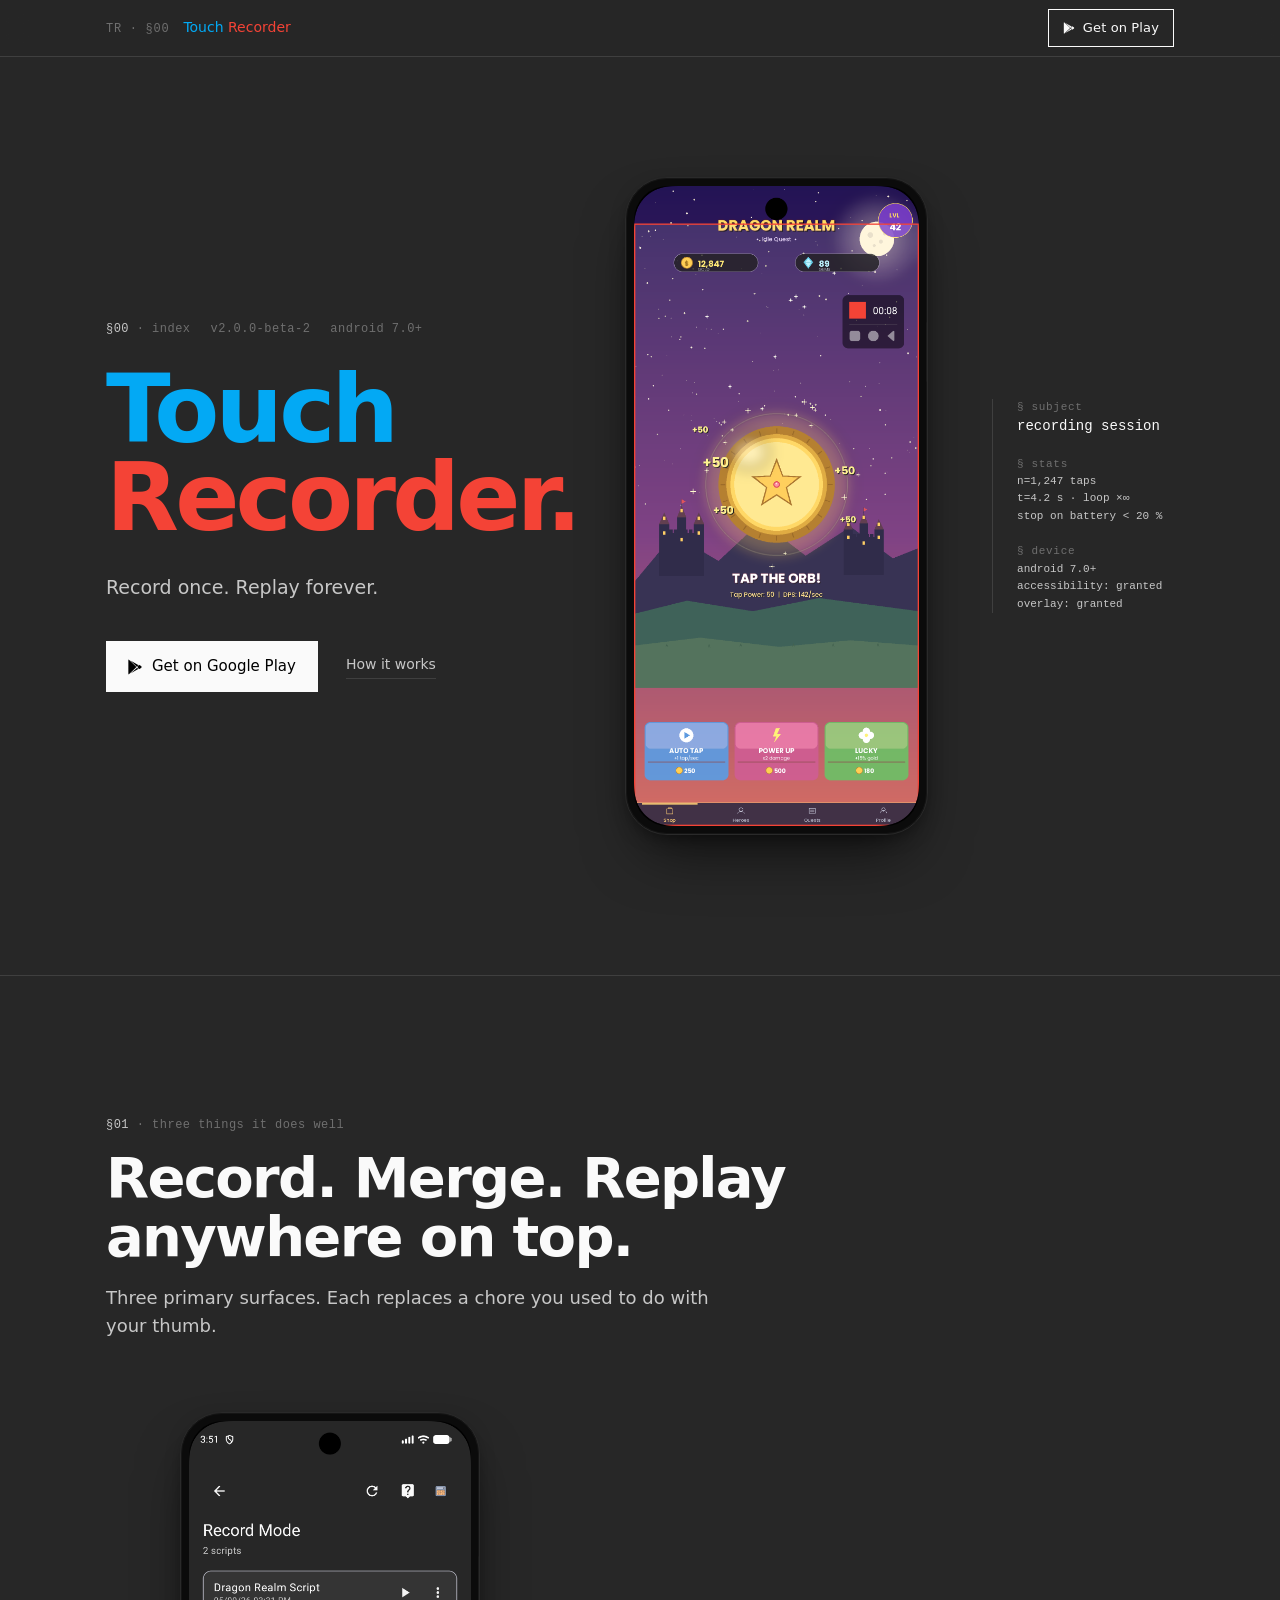
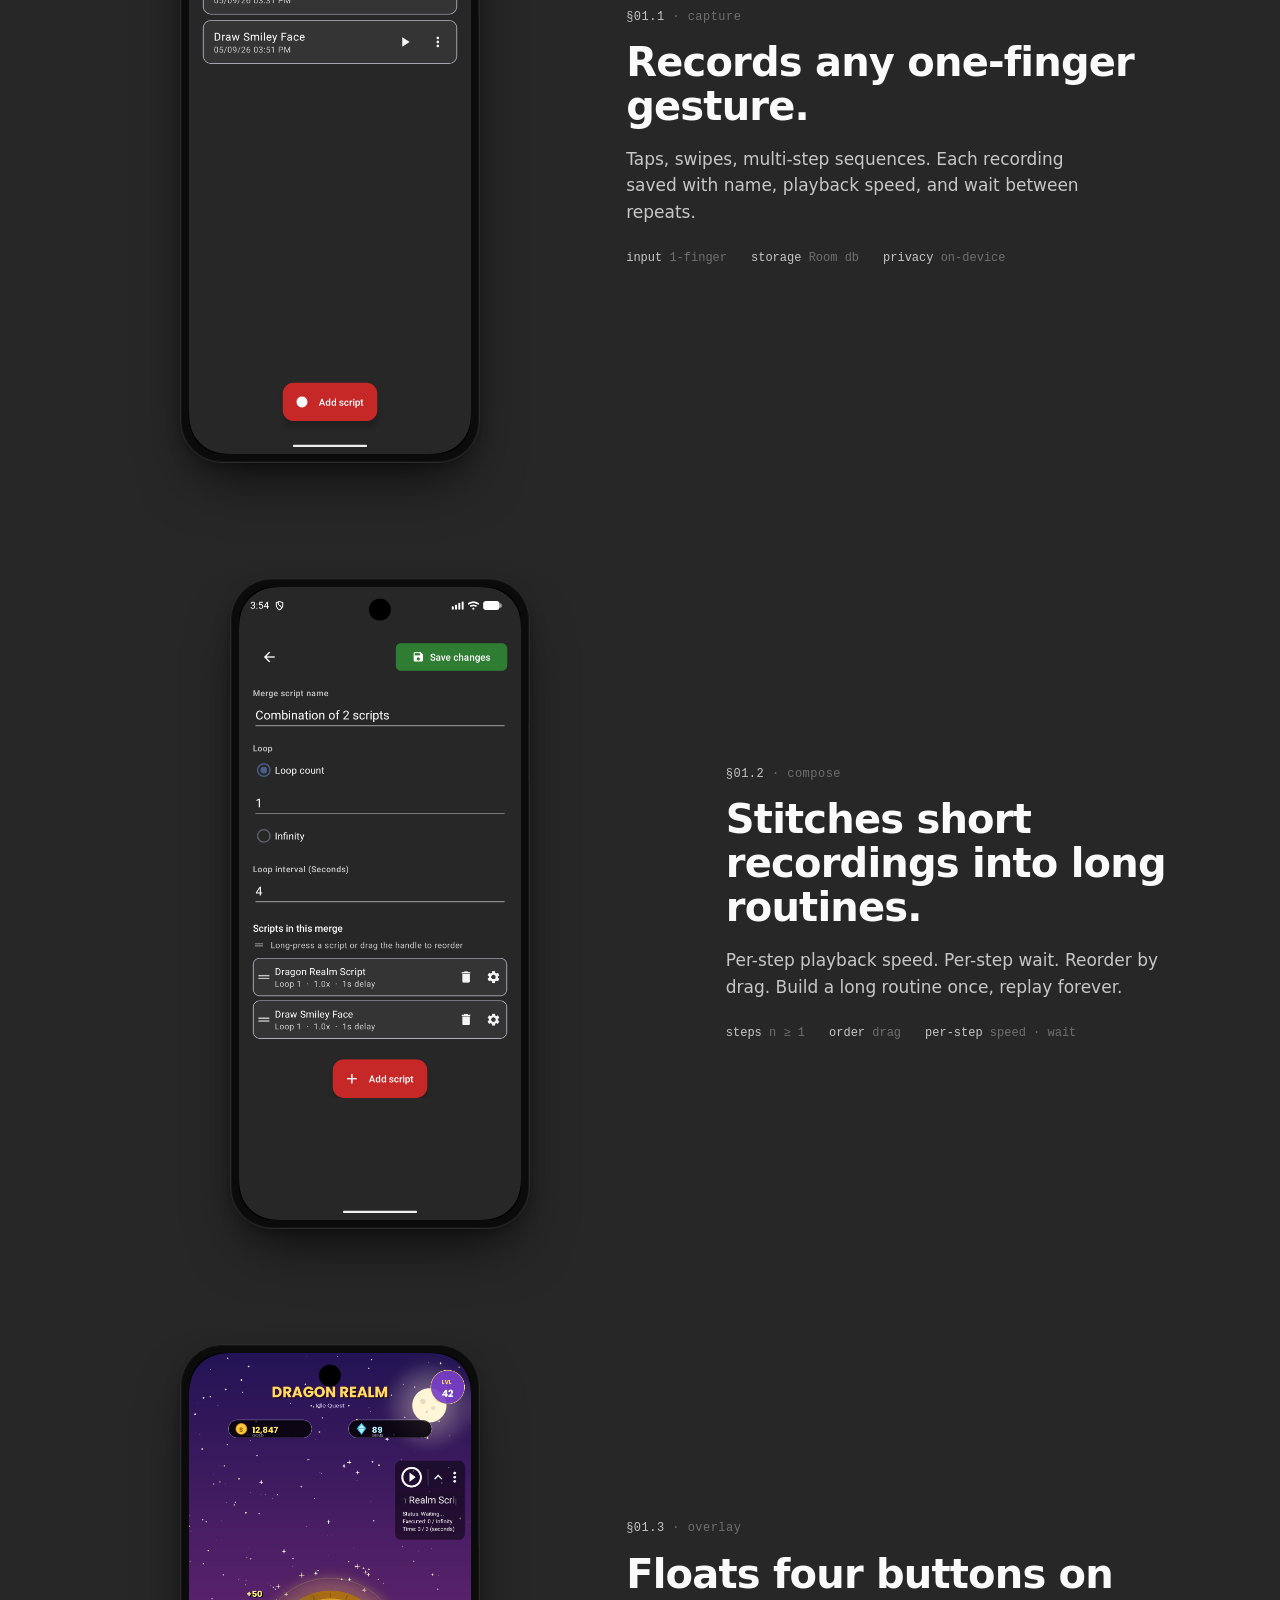
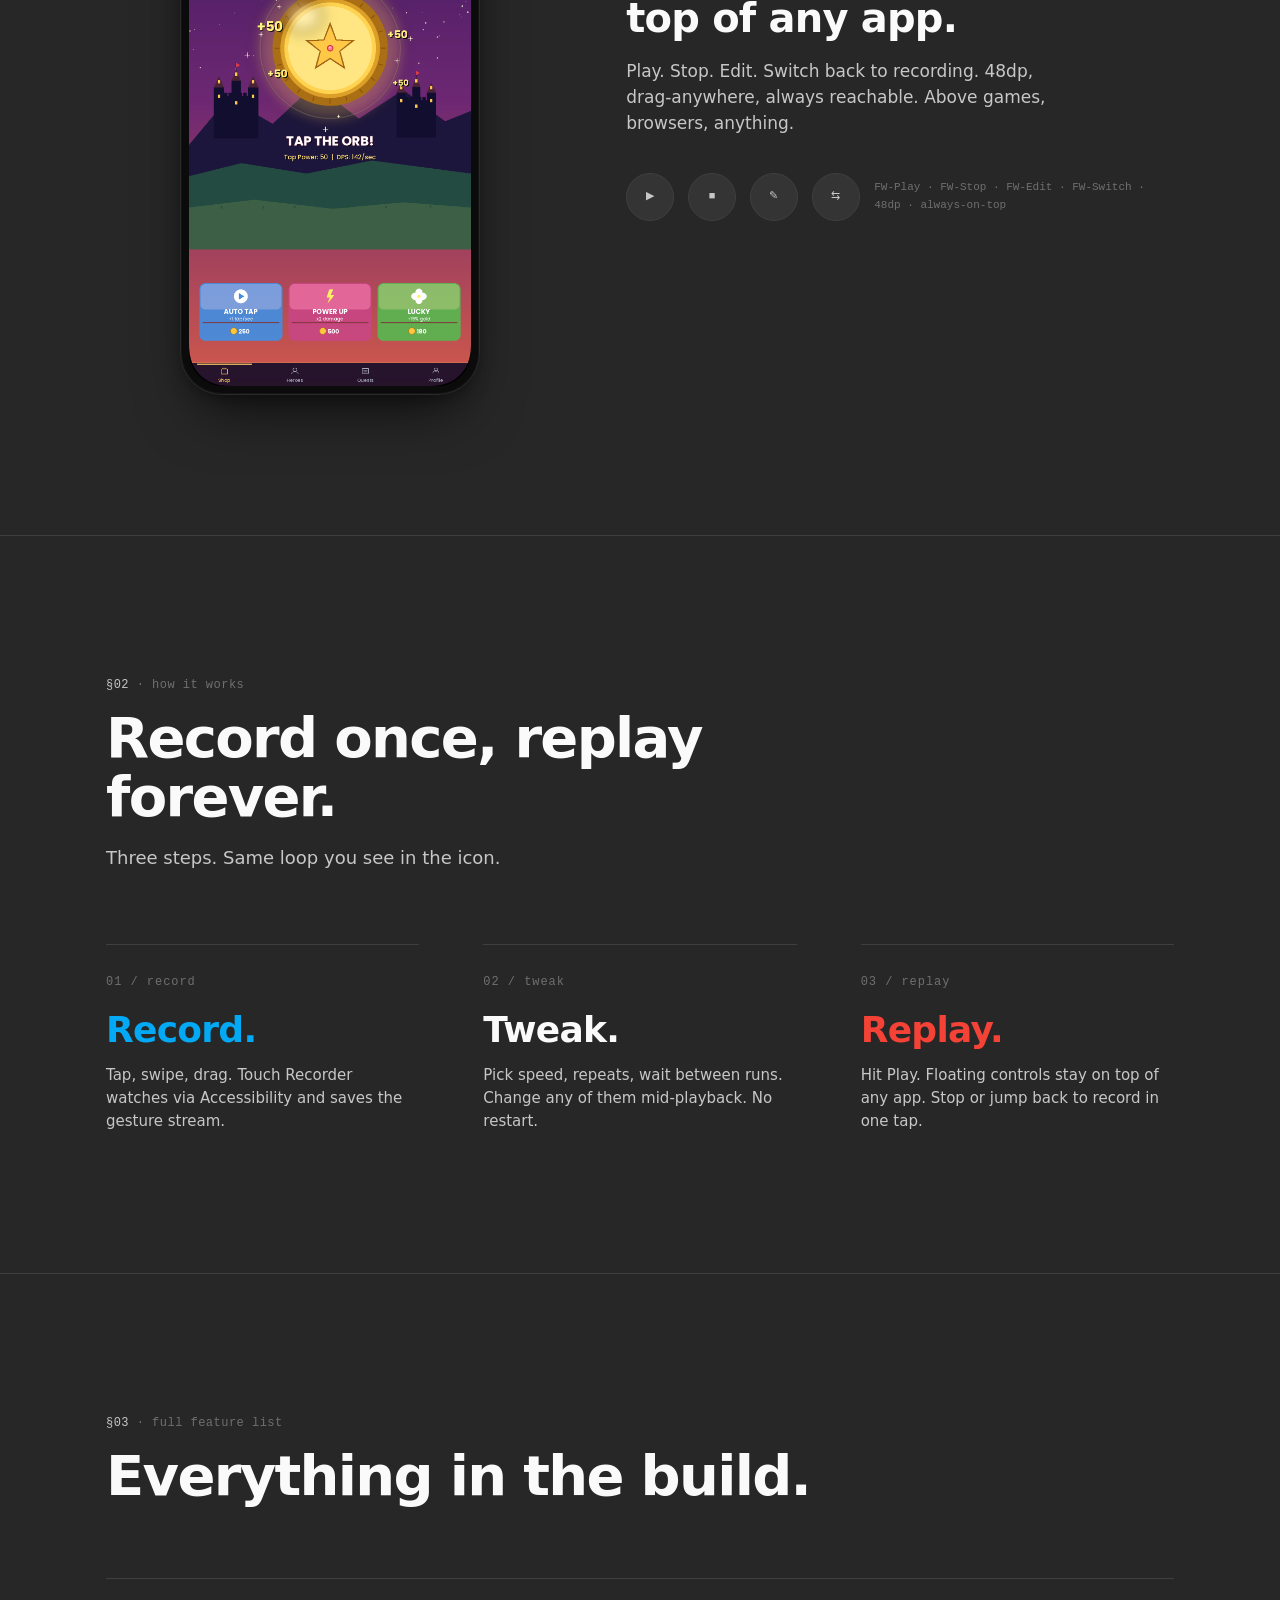
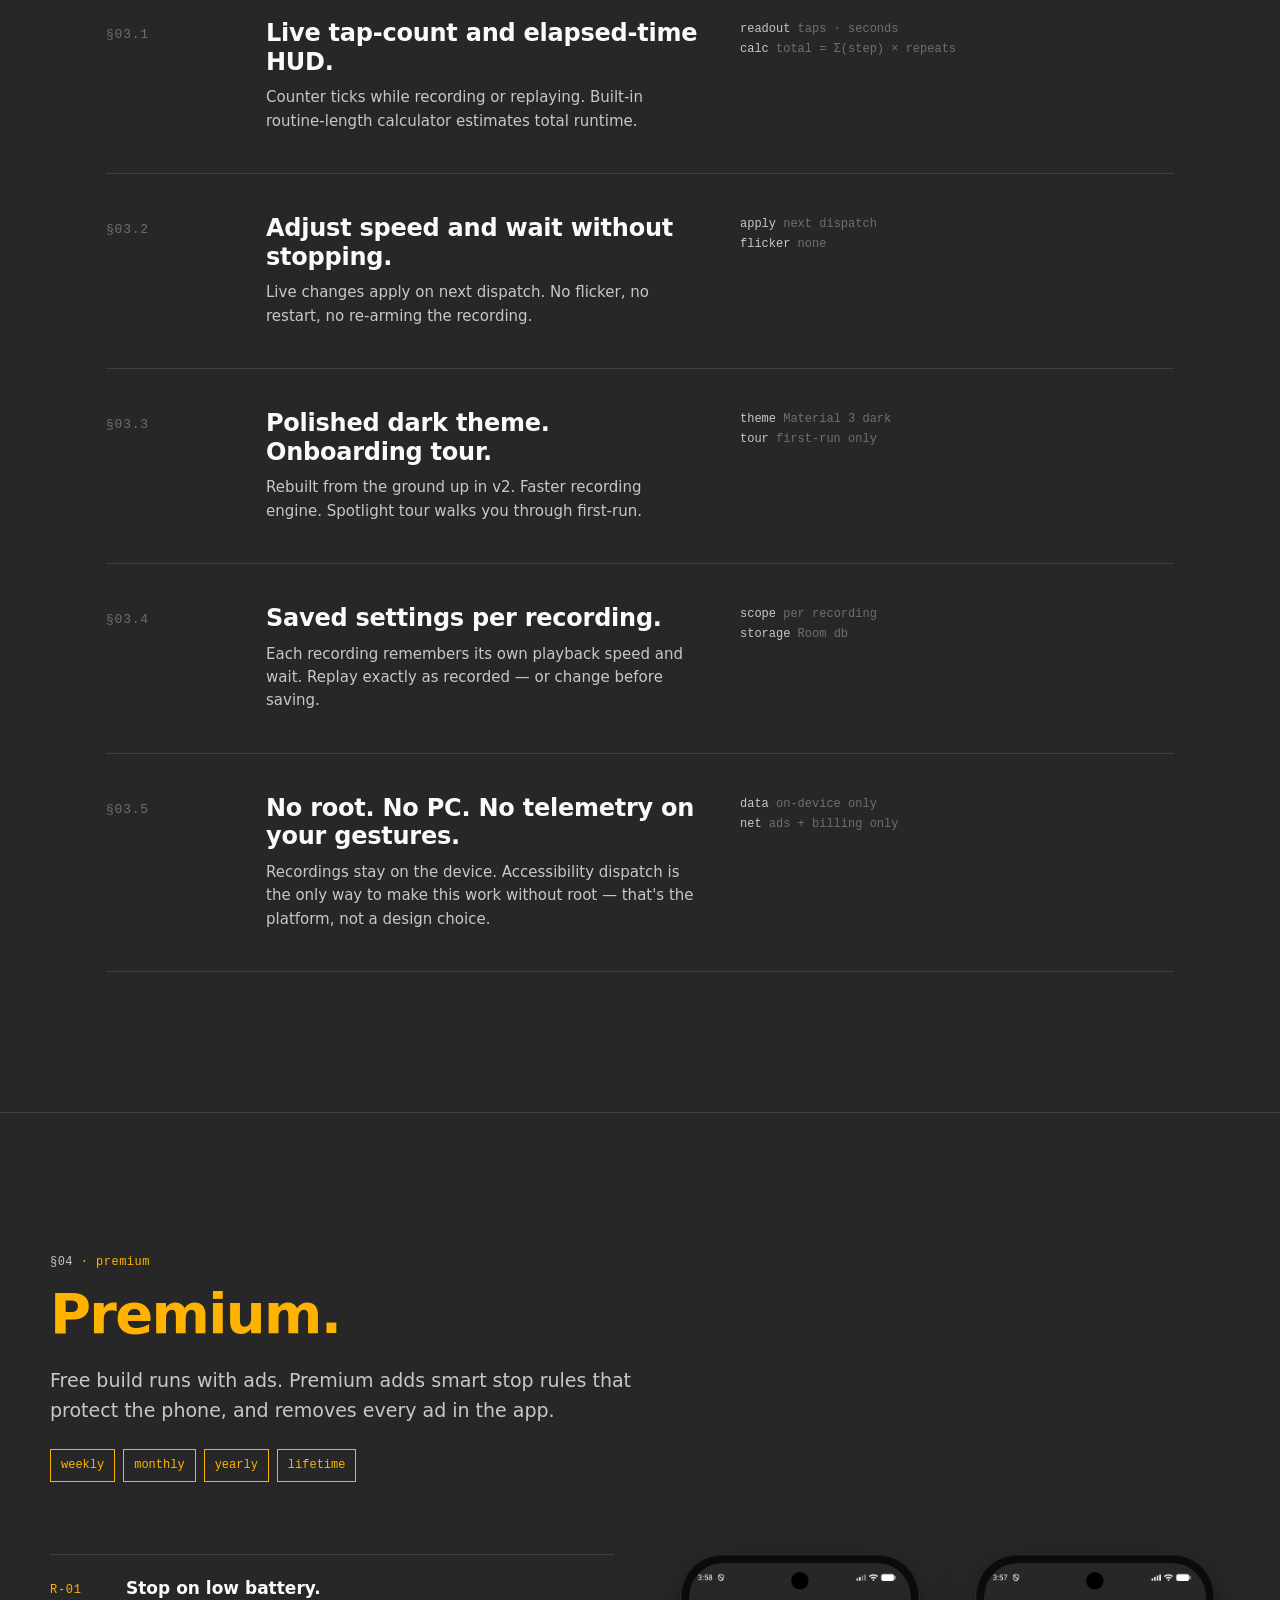
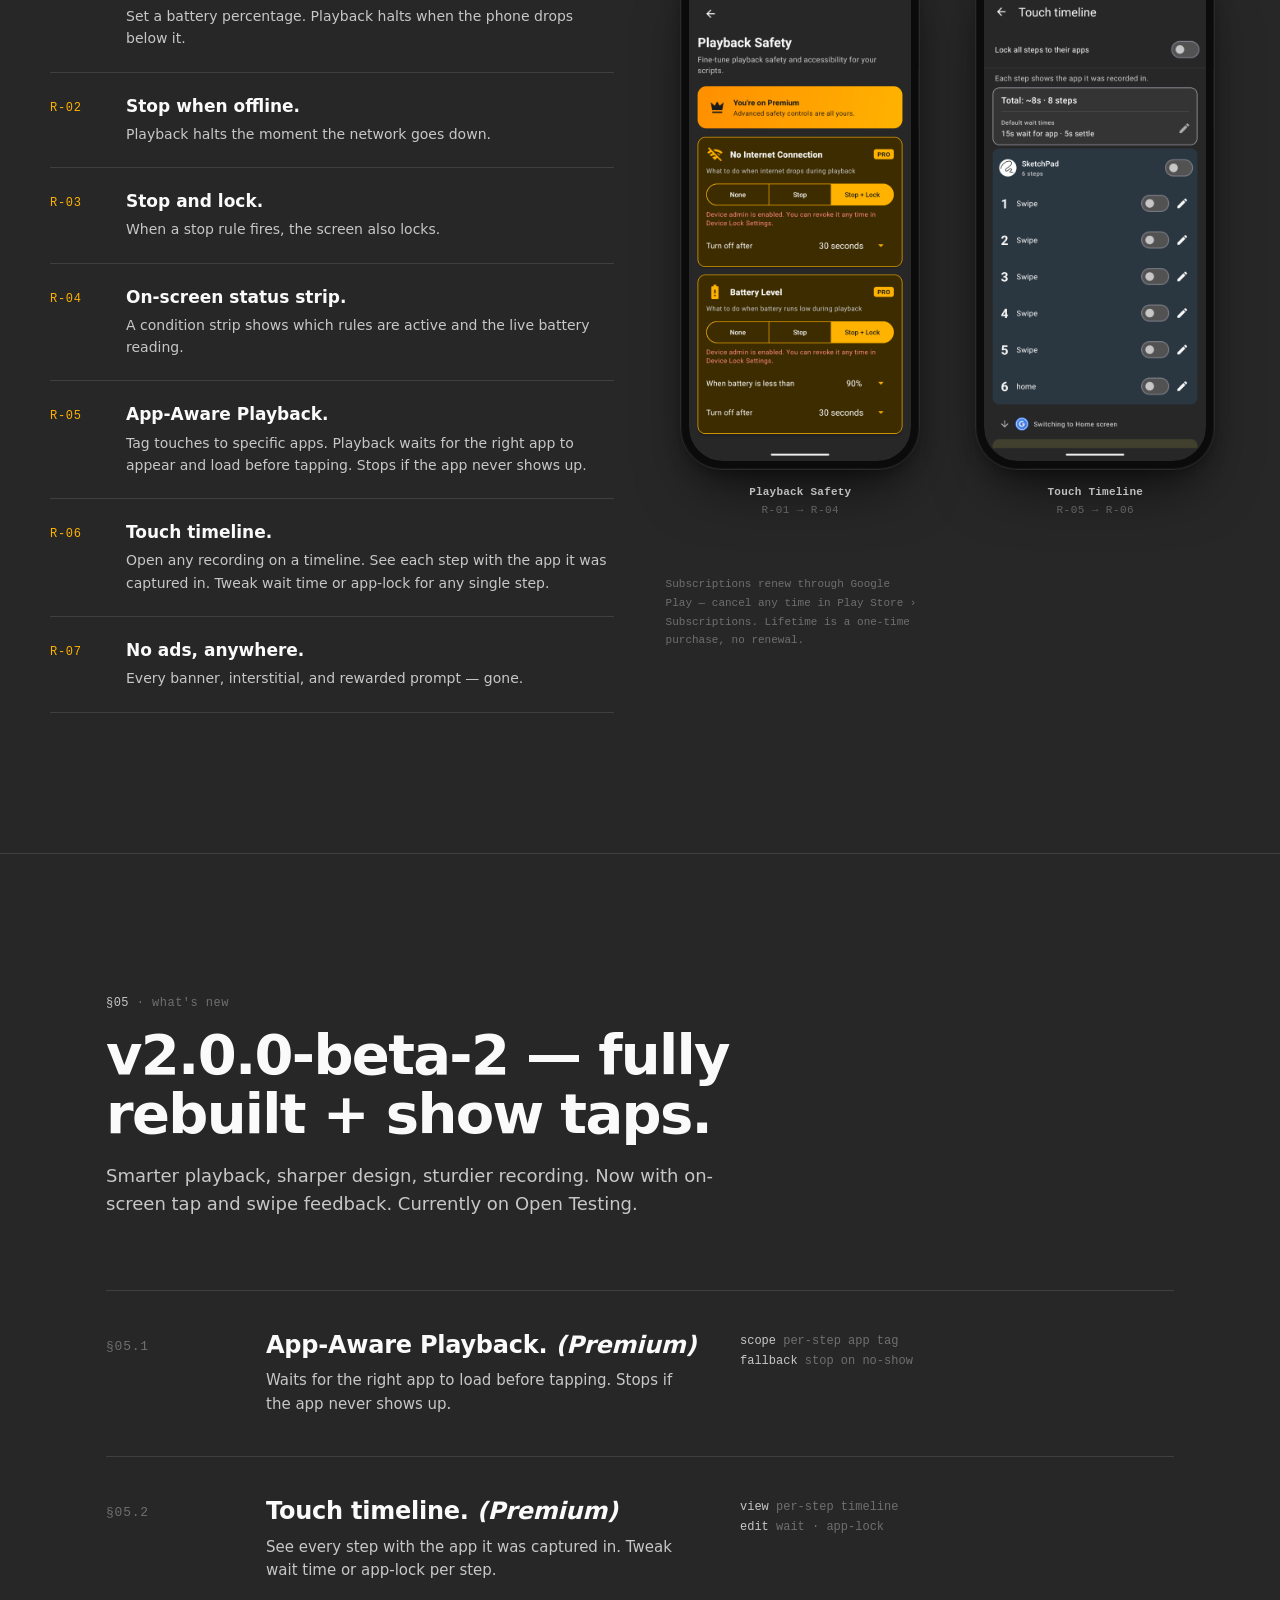
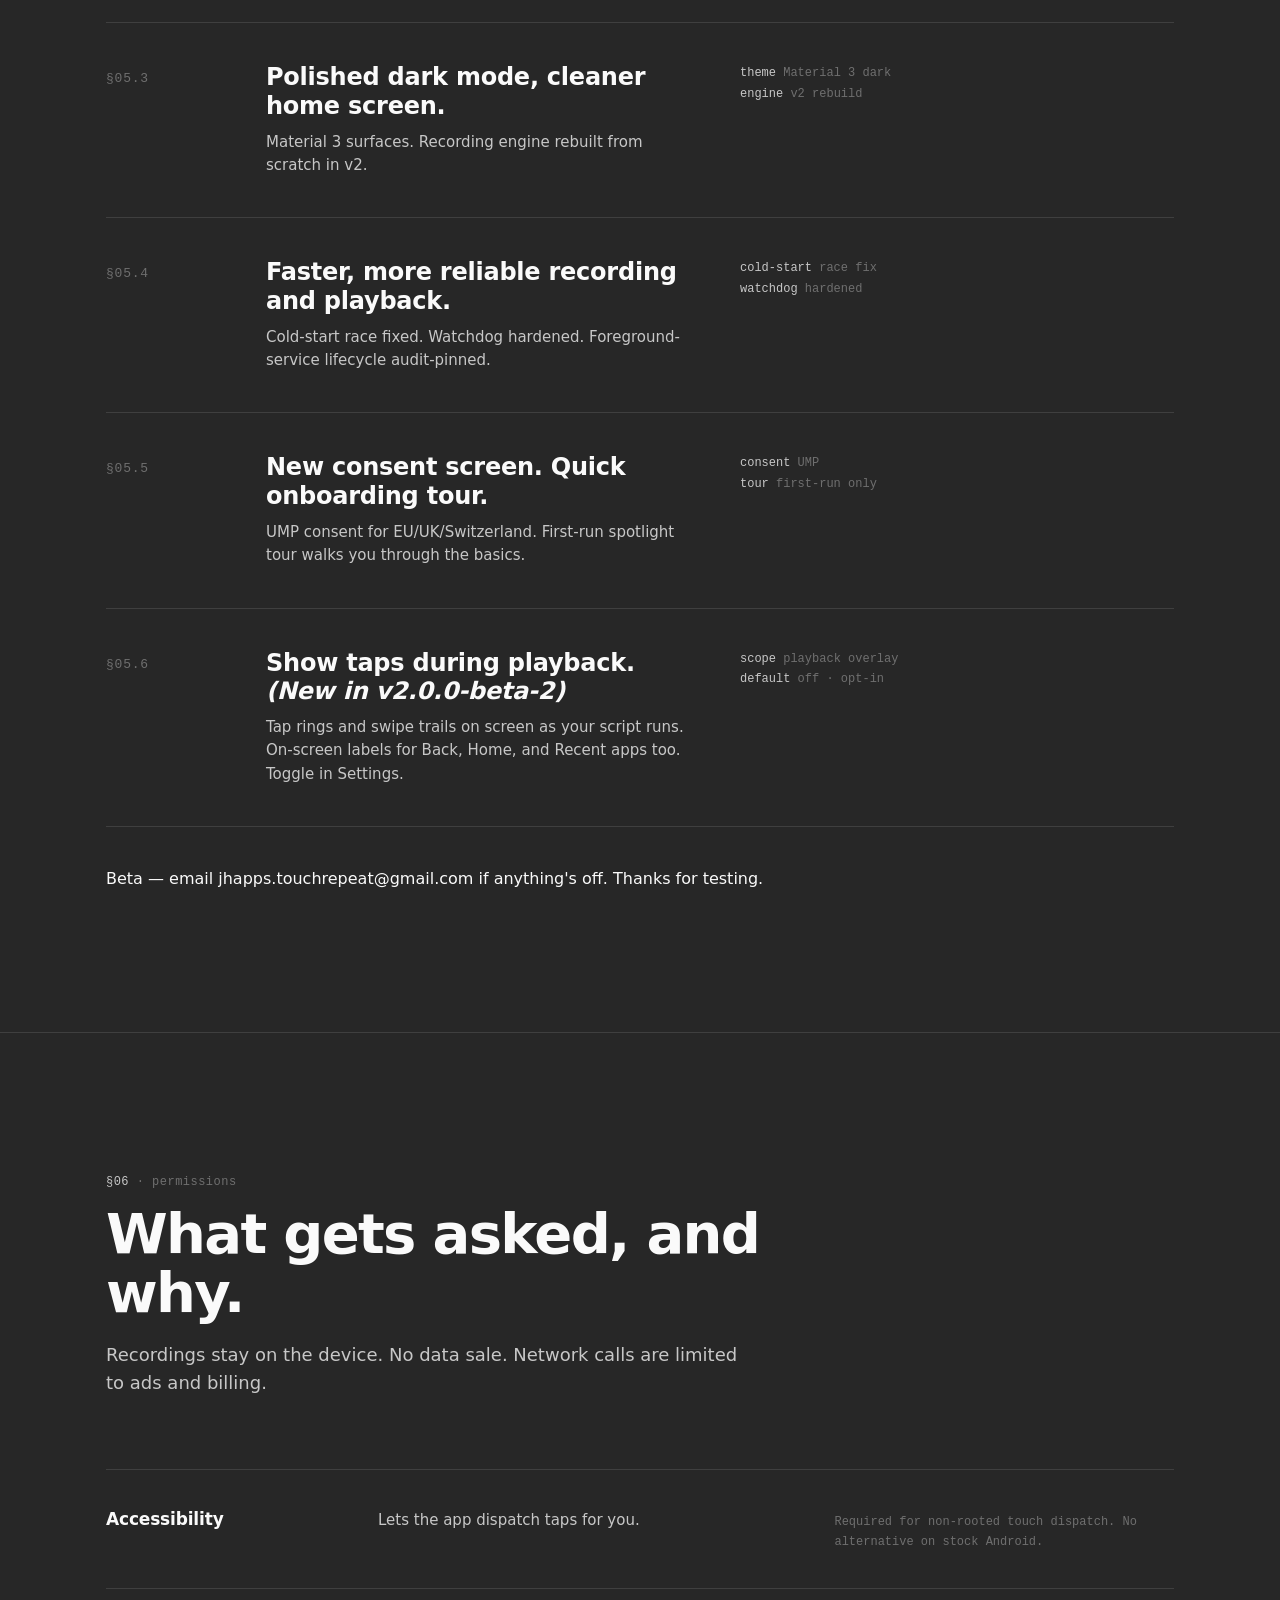
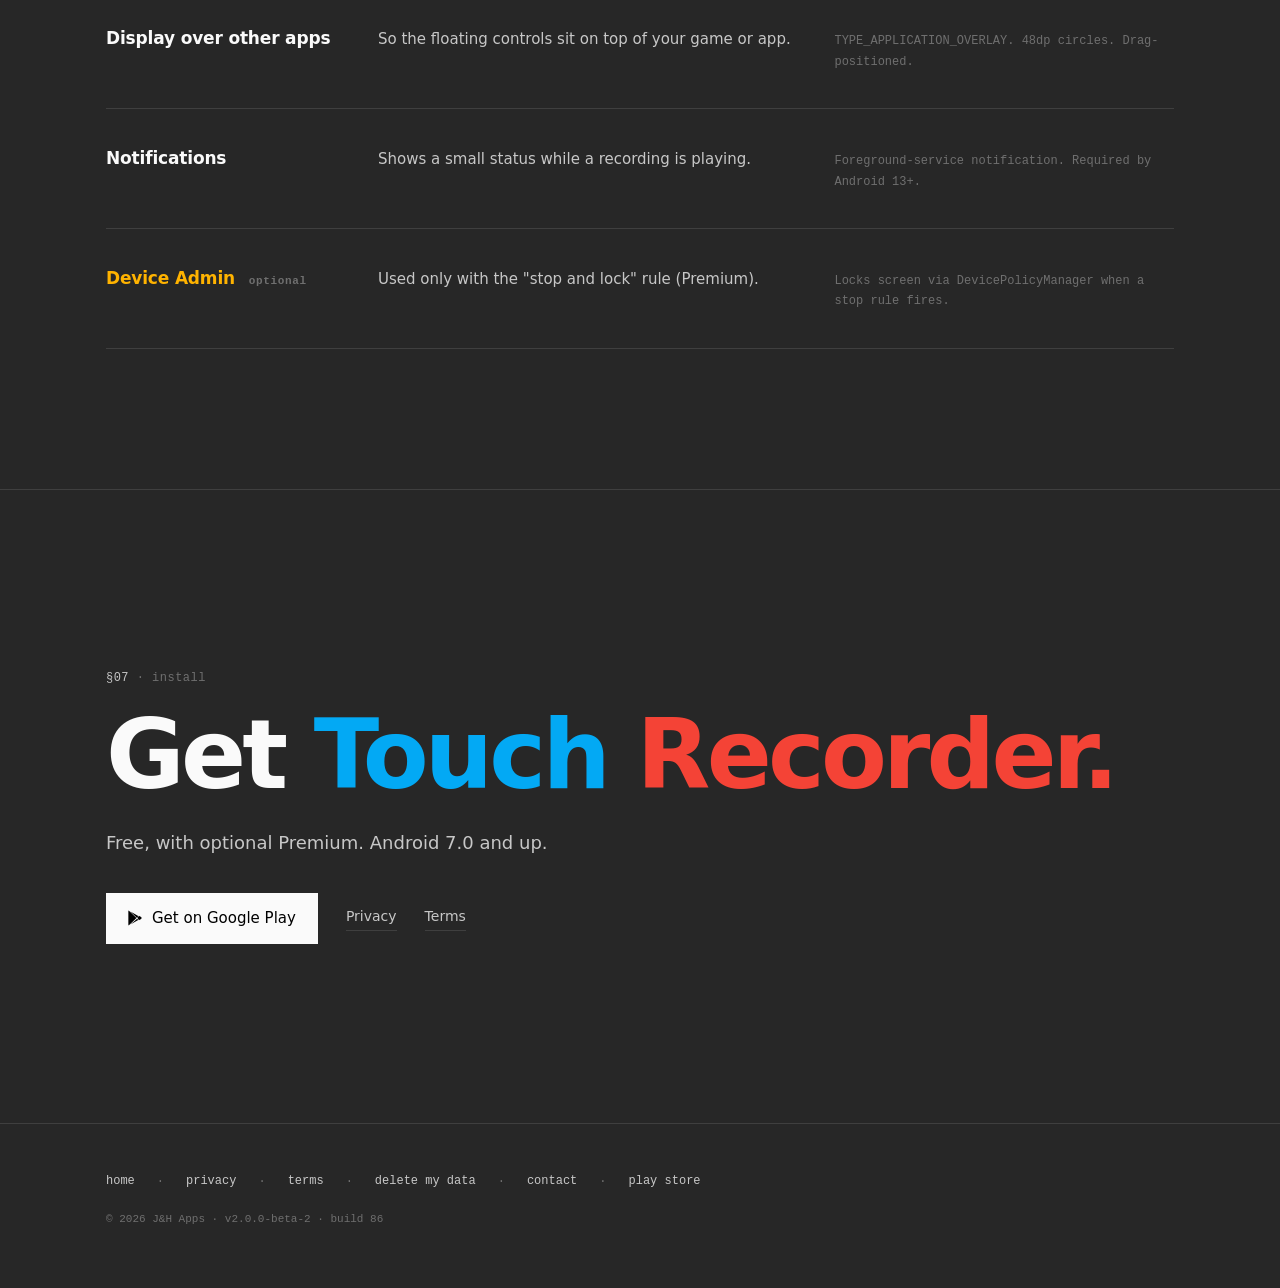
<file: index.html>
<!DOCTYPE html>
<html lang="en">
<head>
  <meta charset="UTF-8">
  <meta name="viewport" content="width=device-width, initial-scale=1.0, viewport-fit=cover">
  <meta name="robots" content="index, follow">
  <meta name="description" content="Touch Recorder — Android auto-tap and macro recorder. Record taps, swipes, gestures and replay them at any speed. No root, no computer needed.">
  <meta name="theme-color" content="#272727">
  <meta name="color-scheme" content="dark">

  <title>Touch Recorder — Auto-tap &amp; Macro Recorder for Android</title>

  <link rel="stylesheet" href="index-style.css">
  <link rel="icon" type="image/png" sizes="512x512" href="play_store_512.png">
  <link rel="apple-touch-icon" href="play_store_512.png">
  <link rel="canonical" href="https://jhapps.github.io/touch-recorder/">

  <meta property="og:type" content="website">
  <meta property="og:title" content="Touch Recorder — Auto-tap &amp; Macro Recorder for Android">
  <meta property="og:description" content="Record taps, swipes, gestures and replay them at any speed. No root, no computer needed.">
  <meta property="og:image" content="https://jhapps.github.io/touch-recorder/touch-recorder-banner.png">
  <meta property="og:image:width" content="1080">
  <meta property="og:image:height" content="1920">
  <meta property="og:image:alt" content="Touch Recorder — Replay forever, record once. Auto-tap demo screen.">
  <meta property="og:image:type" content="image/png">
  <meta property="og:url" content="https://jhapps.github.io/touch-recorder/">
  <meta property="og:site_name" content="Touch Recorder">
  <meta property="og:locale" content="en_US">

  <meta name="twitter:card" content="summary_large_image">
  <meta name="twitter:title" content="Touch Recorder — Auto-tap &amp; Macro Recorder">
  <meta name="twitter:description" content="Record taps and replay them at any speed. No root, no computer needed.">
  <meta name="twitter:image" content="https://jhapps.github.io/touch-recorder/touch-recorder-banner.png">
  <meta name="twitter:image:alt" content="Touch Recorder — Replay forever, record once. Auto-tap demo screen.">

  <script type="application/ld+json">
  {
    "@context": "https://schema.org",
    "@type": "MobileApplication",
    "name": "Touch Recorder",
    "operatingSystem": "ANDROID",
    "applicationCategory": "UtilitiesApplication",
    "offers": { "@type": "Offer", "price": "0", "priceCurrency": "USD" },
    "publisher": { "@type": "Organization", "name": "J&H Apps" },
    "url": "https://jhapps.github.io/touch-recorder/",
    "downloadUrl": "https://play.google.com/store/apps/details?id=com.jhapps.touchrepeat"
  }
  </script>
</head>
<body>

<a id="top"></a>

<!-- ============================================================
     Appbar — minimal, mono spec mark left, single CTA right
     ============================================================ -->
<header class="appbar" role="banner">
  <div class="shell appbar-row">
    <a class="appbar-mark" href="#top" aria-label="Touch Recorder home">
      <span>TR · §00</span>
      <span class="name"><span class="blue">Touch</span> <span class="red">Recorder</span></span>
    </a>
    <a class="appbar-cta"
       href="https://play.google.com/store/apps/details?id=com.jhapps.touchrepeat"
       target="_blank" rel="noopener">
      <svg xmlns="http://www.w3.org/2000/svg" viewBox="0 0 20 22" aria-hidden="true">
        <path fill="currentColor" d="M0.5 1.2v19.6c0 0.4 0.2 0.7 0.5 0.9l11.1-10.7L1 0.3C0.7 0.5 0.5 0.8 0.5 1.2zM14.6 8.2L3.4 1.7l9.7 9.3L14.6 8.2zM18.7 9.6L15.6 7.8 13.7 11l1.9 3.2 3.1-1.8C19.7 12 19.7 10 18.7 9.6zM3.4 20.3l11.2-6.5-1.5-1.8L3.4 20.3z"/>
      </svg>
      Get on Play
    </a>
  </div>
</header>

<!-- ============================================================
     §00 Hero — wordmark + Pixel-bezel screenshot + spec sheet
     ============================================================ -->
<section class="hero">
  <div class="shell hero-grid">

    <div class="hero-copy fade-up">
      <div class="spec hero-spec-top">
        <span><strong>§00</strong> · index</span>
        <span>v2.0.0-beta-2</span>
        <span>android 7.0+</span>
      </div>
      <h1 class="wordmark">
        <span class="blue">Touch</span>
        <span class="red">Recorder</span>
      </h1>
      <p class="hero-tagline">
        Record once. Replay forever.
      </p>
      <div class="hero-ctas">
        <a class="cta-primary"
           href="https://play.google.com/store/apps/details?id=com.jhapps.touchrepeat"
           target="_blank" rel="noopener">
          <svg xmlns="http://www.w3.org/2000/svg" viewBox="0 0 20 22" aria-hidden="true">
            <path fill="currentColor" d="M0.5 1.2v19.6c0 0.4 0.2 0.7 0.5 0.9l11.1-10.7L1 0.3C0.7 0.5 0.5 0.8 0.5 1.2zM14.6 8.2L3.4 1.7l9.7 9.3L14.6 8.2zM18.7 9.6L15.6 7.8 13.7 11l1.9 3.2 3.1-1.8C19.7 12 19.7 10 18.7 9.6zM3.4 20.3l11.2-6.5-1.5-1.8L3.4 20.3z"/>
          </svg>
          Get on Google Play
        </a>
        <a class="cta-link" href="#how">How it works</a>
      </div>
    </div>

    <div class="hero-art fade-up pulse-once">
      <div class="phone" role="img" aria-label="Touch Recorder Record Mode screen">
        <img src="raw-record.png"
             alt=""
             loading="eager"
             decoding="async">
      </div>
    </div>

    <aside class="hero-spec-side fade-up" aria-hidden="true">
      <div>
        <div class="label">§ subject</div>
        <div class="value">recording session</div>
      </div>
      <div>
        <div class="label">§ stats</div>
        <div class="meta">
          n=1,247 taps<br>
          t=4.2 s · loop ×∞<br>
          stop on battery &lt; 20 %
        </div>
      </div>
      <div>
        <div class="label">§ device</div>
        <div class="meta">
          android 7.0+<br>
          accessibility: granted<br>
          overlay: granted
        </div>
      </div>
    </aside>

  </div>
</section>

<!-- ============================================================
     §01 Three feature posters — single big subject each
     ============================================================ -->
<section class="section" id="features-poster">
  <div class="shell">
    <header class="section-head fade-up">
      <span class="spec"><strong>§01</strong> · three things it does well</span>
      <h2>Record. Merge. Replay anywhere on top.</h2>
      <p class="lede">
        Three primary surfaces. Each replaces a chore you used to do with your thumb.
      </p>
    </header>

    <div class="posters">

      <article class="poster fade-up">
        <div class="poster-art">
          <div class="phone" role="img" aria-label="Recording-list screen: saved macros with names and replay settings">
            <img src="raw-list.png" alt="" loading="lazy" decoding="async">
          </div>
        </div>
        <div class="poster-copy">
          <span class="spec"><strong>§01.1</strong> · capture</span>
          <h3>Records any one-finger gesture.</h3>
          <p>
            Taps, swipes, multi-step sequences. Each recording saved
            with name, playback speed, and wait between repeats.
          </p>
          <div class="poster-meta">
            <span><b>input</b> 1-finger</span>
            <span><b>storage</b> Room db</span>
            <span><b>privacy</b> on-device</span>
          </div>
        </div>
      </article>

      <article class="poster flip fade-up">
        <div class="poster-art">
          <div class="phone" role="img" aria-label="Merge-script screen: stitching multiple recordings into one routine">
            <img src="raw-merge.png" alt="" loading="lazy" decoding="async">
          </div>
        </div>
        <div class="poster-copy">
          <span class="spec"><strong>§01.2</strong> · compose</span>
          <h3>Stitches short recordings into long routines.</h3>
          <p>
            Per-step playback speed. Per-step wait. Reorder by drag.
            Build a long routine once, replay forever.
          </p>
          <div class="poster-meta">
            <span><b>steps</b> n ≥ 1</span>
            <span><b>order</b> drag</span>
            <span><b>per-step</b> speed · wait</span>
          </div>
        </div>
      </article>

      <article class="poster fade-up">
        <div class="poster-art">
          <div class="phone" role="img" aria-label="Floating control buttons sitting on top of another app">
            <img src="raw-overlay.png" alt="" loading="lazy" decoding="async">
          </div>
        </div>
        <div class="poster-copy">
          <span class="spec"><strong>§01.3</strong> · overlay</span>
          <h3>Floats four buttons on top of any app.</h3>
          <p>
            Play. Stop. Edit. Switch back to recording. 48dp,
            drag-anywhere, always reachable. Above games, browsers,
            anything.
          </p>
          <div class="fw-strip" aria-hidden="true">
            <span class="fw-circle">▶</span>
            <span class="fw-circle">■</span>
            <span class="fw-circle">✎</span>
            <span class="fw-circle">⇆</span>
            <span class="label">FW-Play · FW-Stop · FW-Edit · FW-Switch · 48dp · always-on-top</span>
          </div>
        </div>
      </article>

    </div>
  </div>
</section>

<!-- ============================================================
     §02 How it works — three steps, asymmetric
     ============================================================ -->
<section class="section" id="how">
  <div class="shell">
    <header class="section-head fade-up">
      <span class="spec"><strong>§02</strong> · how it works</span>
      <h2>Record once, replay forever.</h2>
      <p class="lede">Three steps. Same loop you see in the icon.</p>
    </header>

    <ol class="steps">
      <li class="step fade-up">
        <div class="num">01 / record</div>
        <h3><span class="accent-blue">Record.</span></h3>
        <p>Tap, swipe, drag. Touch Recorder watches via Accessibility and saves the gesture stream.</p>
      </li>
      <li class="step fade-up">
        <div class="num">02 / tweak</div>
        <h3>Tweak.</h3>
        <p>Pick speed, repeats, wait between runs. Change any of them mid-playback. No restart.</p>
      </li>
      <li class="step fade-up">
        <div class="num">03 / replay</div>
        <h3><span class="accent-red">Replay.</span></h3>
        <p>Hit Play. Floating controls stay on top of any app. Stop or jump back to record in one tap.</p>
      </li>
    </ol>
  </div>
</section>

<!-- ============================================================
     §03 Full feature list — typographic, no icons, no chevrons
     ============================================================ -->
<section class="section" id="features">
  <div class="shell">
    <header class="section-head fade-up">
      <span class="spec"><strong>§03</strong> · full feature list</span>
      <h2>Everything in the build.</h2>
    </header>

    <ol class="feat-list">

      <li class="feat fade-up">
        <span class="feat-num">§03.1</span>
        <div>
          <h3>Live tap-count and elapsed-time HUD.</h3>
          <p>Counter ticks while recording or replaying. Built-in routine-length calculator estimates total runtime.</p>
        </div>
        <aside class="feat-aside">
          <b>readout</b> taps · seconds<br>
          <b>calc</b> total = Σ(step) × repeats
        </aside>
      </li>

      <li class="feat fade-up">
        <span class="feat-num">§03.2</span>
        <div>
          <h3>Adjust speed and wait without stopping.</h3>
          <p>Live changes apply on next dispatch. No flicker, no restart, no re-arming the recording.</p>
        </div>
        <aside class="feat-aside">
          <b>apply</b> next dispatch<br>
          <b>flicker</b> none
        </aside>
      </li>

      <li class="feat fade-up">
        <span class="feat-num">§03.3</span>
        <div>
          <h3>Polished dark theme. Onboarding tour.</h3>
          <p>Rebuilt from the ground up in v2. Faster recording engine. Spotlight tour walks you through first-run.</p>
        </div>
        <aside class="feat-aside">
          <b>theme</b> Material 3 dark<br>
          <b>tour</b> first-run only
        </aside>
      </li>

      <li class="feat fade-up">
        <span class="feat-num">§03.4</span>
        <div>
          <h3>Saved settings per recording.</h3>
          <p>Each recording remembers its own playback speed and wait. Replay exactly as recorded — or change before saving.</p>
        </div>
        <aside class="feat-aside">
          <b>scope</b> per recording<br>
          <b>storage</b> Room db
        </aside>
      </li>

      <li class="feat fade-up">
        <span class="feat-num">§03.5</span>
        <div>
          <h3>No root. No PC. No telemetry on your gestures.</h3>
          <p>Recordings stay on the device. Accessibility dispatch is the only way to make this work without root — that's the platform, not a design choice.</p>
        </div>
        <aside class="feat-aside">
          <b>data</b> on-device only<br>
          <b>net</b> ads + billing only
        </aside>
      </li>

    </ol>
  </div>
</section>

<!-- ============================================================
     §04 Premium — gold lives only here
     ============================================================ -->
<section class="premium" id="premium">
  <div class="shell premium-inner">
    <header class="section-head premium-head fade-up">
      <span class="spec"><strong>§04</strong> · premium</span>
      <h2 class="premium-mark">Premium</h2>
      <p class="premium-lede">
        Free build runs with ads. Premium adds smart stop rules
        that protect the phone, and removes every ad in the app.
      </p>
      <div class="premium-tiers" aria-label="Premium plans">
        <span>weekly</span>
        <span>monthly</span>
        <span>yearly</span>
        <span>lifetime</span>
      </div>
    </header>

    <div class="premium-grid">

      <ol class="premium-rules fade-up">
        <li class="premium-rule">
          <span class="rid">R-01</span>
          <div>
            <h4>Stop on low battery.</h4>
            <p>Set a battery percentage. Playback halts when the phone drops below it.</p>
          </div>
        </li>
        <li class="premium-rule">
          <span class="rid">R-02</span>
          <div>
            <h4>Stop when offline.</h4>
            <p>Playback halts the moment the network goes down.</p>
          </div>
        </li>
        <li class="premium-rule">
          <span class="rid">R-03</span>
          <div>
            <h4>Stop and lock.</h4>
            <p>When a stop rule fires, the screen also locks.</p>
          </div>
        </li>
        <li class="premium-rule">
          <span class="rid">R-04</span>
          <div>
            <h4>On-screen status strip.</h4>
            <p>A condition strip shows which rules are active and the live battery reading.</p>
          </div>
        </li>
        <li class="premium-rule">
          <span class="rid">R-05</span>
          <div>
            <h4>App-Aware Playback.</h4>
            <p>Tag touches to specific apps. Playback waits for the right app to appear and load before tapping. Stops if the app never shows up.</p>
          </div>
        </li>
        <li class="premium-rule">
          <span class="rid">R-06</span>
          <div>
            <h4>Touch timeline.</h4>
            <p>Open any recording on a timeline. See each step with the app it was captured in. Tweak wait time or app-lock for any single step.</p>
          </div>
        </li>
        <li class="premium-rule">
          <span class="rid">R-07</span>
          <div>
            <h4>No ads, anywhere.</h4>
            <p>Every banner, interstitial, and rewarded prompt — gone.</p>
          </div>
        </li>
      </ol>

      <div class="fade-up premium-art">

        <div class="premium-figures">
          <figure class="premium-figure">
            <div class="phone" role="img" aria-label="Playback Safety screen — stop on offline or low battery, optional screen lock">
              <img src="raw-premium.png" alt="" loading="lazy" decoding="async">
            </div>
            <figcaption><b>Playback Safety</b><br><span>R-01 → R-04</span></figcaption>
          </figure>

          <figure class="premium-figure">
            <div class="phone" role="img" aria-label="Touch Timeline screen — per-step app lock and wait tuning">
              <img src="raw-timeline.png" alt="" loading="lazy" decoding="async">
            </div>
            <figcaption><b>Touch Timeline</b><br><span>R-05 → R-06</span></figcaption>
          </figure>
        </div>

        <p class="premium-note">
          Subscriptions renew through Google Play —
          cancel any time in Play Store › Subscriptions.
          Lifetime is a one-time purchase, no renewal.
        </p>
      </div>

    </div>
  </div>
</section>

<!-- ============================================================
     §05 Changelog — v2.0.0-beta-2 what's new
     ============================================================ -->
<section class="section" id="changelog">
  <div class="shell">
    <header class="section-head fade-up">
      <span class="spec"><strong>§05</strong> · what's new</span>
      <h2>v2.0.0-beta-2 — fully rebuilt + show taps.</h2>
      <p class="lede">
        Smarter playback, sharper design, sturdier recording. Now with on-screen tap and swipe feedback. Currently on Open Testing.
      </p>
    </header>

    <ol class="feat-list">

      <li class="feat fade-up">
        <span class="feat-num">§05.1</span>
        <div>
          <h3>App-Aware Playback. <em>(Premium)</em></h3>
          <p>Waits for the right app to load before tapping. Stops if the app never shows up.</p>
        </div>
        <aside class="feat-aside">
          <b>scope</b> per-step app tag<br>
          <b>fallback</b> stop on no-show
        </aside>
      </li>

      <li class="feat fade-up">
        <span class="feat-num">§05.2</span>
        <div>
          <h3>Touch timeline. <em>(Premium)</em></h3>
          <p>See every step with the app it was captured in. Tweak wait time or app-lock per step.</p>
        </div>
        <aside class="feat-aside">
          <b>view</b> per-step timeline<br>
          <b>edit</b> wait · app-lock
        </aside>
      </li>

      <li class="feat fade-up">
        <span class="feat-num">§05.3</span>
        <div>
          <h3>Polished dark mode, cleaner home screen.</h3>
          <p>Material 3 surfaces. Recording engine rebuilt from scratch in v2.</p>
        </div>
        <aside class="feat-aside">
          <b>theme</b> Material 3 dark<br>
          <b>engine</b> v2 rebuild
        </aside>
      </li>

      <li class="feat fade-up">
        <span class="feat-num">§05.4</span>
        <div>
          <h3>Faster, more reliable recording and playback.</h3>
          <p>Cold-start race fixed. Watchdog hardened. Foreground-service lifecycle audit-pinned.</p>
        </div>
        <aside class="feat-aside">
          <b>cold-start</b> race fix<br>
          <b>watchdog</b> hardened
        </aside>
      </li>

      <li class="feat fade-up">
        <span class="feat-num">§05.5</span>
        <div>
          <h3>New consent screen. Quick onboarding tour.</h3>
          <p>UMP consent for EU/UK/Switzerland. First-run spotlight tour walks you through the basics.</p>
        </div>
        <aside class="feat-aside">
          <b>consent</b> UMP<br>
          <b>tour</b> first-run only
        </aside>
      </li>

      <li class="feat fade-up">
        <span class="feat-num">§05.6</span>
        <div>
          <h3>Show taps during playback. <em>(New in v2.0.0-beta-2)</em></h3>
          <p>Tap rings and swipe trails on screen as your script runs. On-screen labels for Back, Home, and Recent apps too. Toggle in Settings.</p>
        </div>
        <aside class="feat-aside">
          <b>scope</b> playback overlay<br>
          <b>default</b> off · opt-in
        </aside>
      </li>

    </ol>

    <p class="lede" style="margin-top: clamp(28px, 4vw, 40px);">
      Beta — email <a href="mailto:jhapps.touchrepeat@gmail.com">jhapps.touchrepeat@gmail.com</a> if anything's off. Thanks for testing.
    </p>
  </div>
</section>

<!-- ============================================================
     §06 Permissions — plain bordered table, no icons
     ============================================================ -->
<section class="section" id="permissions">
  <div class="shell">
    <header class="section-head fade-up">
      <span class="spec"><strong>§06</strong> · permissions</span>
      <h2>What gets asked, and why.</h2>
      <p class="lede">Recordings stay on the device. No data sale. Network calls are limited to ads and billing.</p>
    </header>

    <ul class="perms">
      <li class="perm fade-up">
        <span class="perm-name">Accessibility</span>
        <span class="perm-desc">Lets the app dispatch taps for you.</span>
        <span class="perm-why">Required for non-rooted touch dispatch. No alternative on stock Android.</span>
      </li>
      <li class="perm fade-up">
        <span class="perm-name">Display over other apps</span>
        <span class="perm-desc">So the floating controls sit on top of your game or app.</span>
        <span class="perm-why">TYPE_APPLICATION_OVERLAY. 48dp circles. Drag-positioned.</span>
      </li>
      <li class="perm fade-up">
        <span class="perm-name">Notifications</span>
        <span class="perm-desc">Shows a small status while a recording is playing.</span>
        <span class="perm-why">Foreground-service notification. Required by Android 13+.</span>
      </li>
      <li class="perm gold fade-up">
        <span class="perm-name">Device Admin <em>optional</em></span>
        <span class="perm-desc">Used only with the "stop and lock" rule (Premium).</span>
        <span class="perm-why">Locks screen via DevicePolicyManager when a stop rule fires.</span>
      </li>
    </ul>
  </div>
</section>

<!-- ============================================================
     §07 Final CTA
     ============================================================ -->
<section class="final" id="install">
  <div class="shell">
    <span class="spec fade-up"><strong>§07</strong> · install</span>
    <h2 class="final-mark fade-up">
      Get <span class="blue">Touch</span> <span class="red">Recorder</span>
    </h2>
    <p class="final-lede fade-up">
      Free, with optional Premium. Android 7.0 and up.
    </p>
    <div class="final-cta-row fade-up">
      <a class="cta-primary"
         href="https://play.google.com/store/apps/details?id=com.jhapps.touchrepeat"
         target="_blank" rel="noopener">
        <svg xmlns="http://www.w3.org/2000/svg" viewBox="0 0 20 22" aria-hidden="true">
          <path fill="currentColor" d="M0.5 1.2v19.6c0 0.4 0.2 0.7 0.5 0.9l11.1-10.7L1 0.3C0.7 0.5 0.5 0.8 0.5 1.2zM14.6 8.2L3.4 1.7l9.7 9.3L14.6 8.2zM18.7 9.6L15.6 7.8 13.7 11l1.9 3.2 3.1-1.8C19.7 12 19.7 10 18.7 9.6zM3.4 20.3l11.2-6.5-1.5-1.8L3.4 20.3z"/>
        </svg>
        Get on Google Play
      </a>
      <a class="cta-link" href="privacy.html">Privacy</a>
      <a class="cta-link" href="terms.html">Terms</a>
    </div>
  </div>
</section>

<!-- ============================================================
     Footer
     ============================================================ -->
<footer class="footer" role="contentinfo">
  <div class="shell">
    <nav class="footer-row" aria-label="Footer">
      <a href="index.html">home</a>
      <span class="sep">·</span>
      <a href="privacy.html">privacy</a>
      <span class="sep">·</span>
      <a href="terms.html">terms</a>
      <span class="sep">·</span>
      <a href="delete-my-data.html">delete my data</a>
      <span class="sep">·</span>
      <a href="mailto:jhapps.touchrepeat@gmail.com">contact</a>
      <span class="sep">·</span>
      <a href="https://play.google.com/store/apps/details?id=com.jhapps.touchrepeat" target="_blank" rel="noopener">play store</a>
    </nav>
    <div class="footer-copy">© <span id="tr-year">2026</span> J&amp;H Apps · v2.0.0-beta-2 · build 86</div>
  </div>
</footer>

<!-- ============================================================
     Sticky bottom install pill — mobile only
     ============================================================ -->
<a class="install-fab"
   href="https://play.google.com/store/apps/details?id=com.jhapps.touchrepeat"
   target="_blank" rel="noopener"
   aria-label="Install Touch Recorder from Google Play">
  <svg xmlns="http://www.w3.org/2000/svg" viewBox="0 0 20 22" aria-hidden="true">
    <path fill="currentColor" d="M0.5 1.2v19.6c0 0.4 0.2 0.7 0.5 0.9l11.1-10.7L1 0.3C0.7 0.5 0.5 0.8 0.5 1.2zM14.6 8.2L3.4 1.7l9.7 9.3L14.6 8.2zM18.7 9.6L15.6 7.8 13.7 11l1.9 3.2 3.1-1.8C19.7 12 19.7 10 18.7 9.6zM3.4 20.3l11.2-6.5-1.5-1.8L3.4 20.3z"/>
  </svg>
  <span>Install free</span>
  <span class="tag">§00</span>
</a>

<script>
  document.getElementById("tr-year").textContent = new Date().getFullYear();

  (function() {
    var reduce = matchMedia("(prefers-reduced-motion: reduce)").matches;
    if (reduce || !("IntersectionObserver" in window)) {
      document.querySelectorAll(".fade-up").forEach(function(el){ el.classList.add("in"); });
      return;
    }
    var io = new IntersectionObserver(function(entries){
      entries.forEach(function(e){
        if (e.isIntersecting) {
          e.target.classList.add("in");
          io.unobserve(e.target);
        }
      });
    }, { rootMargin: "0px 0px -8% 0px", threshold: 0.08 });
    document.querySelectorAll(".fade-up").forEach(function(el){ io.observe(el); });
  })();
</script>

</body>
</html>
</file>
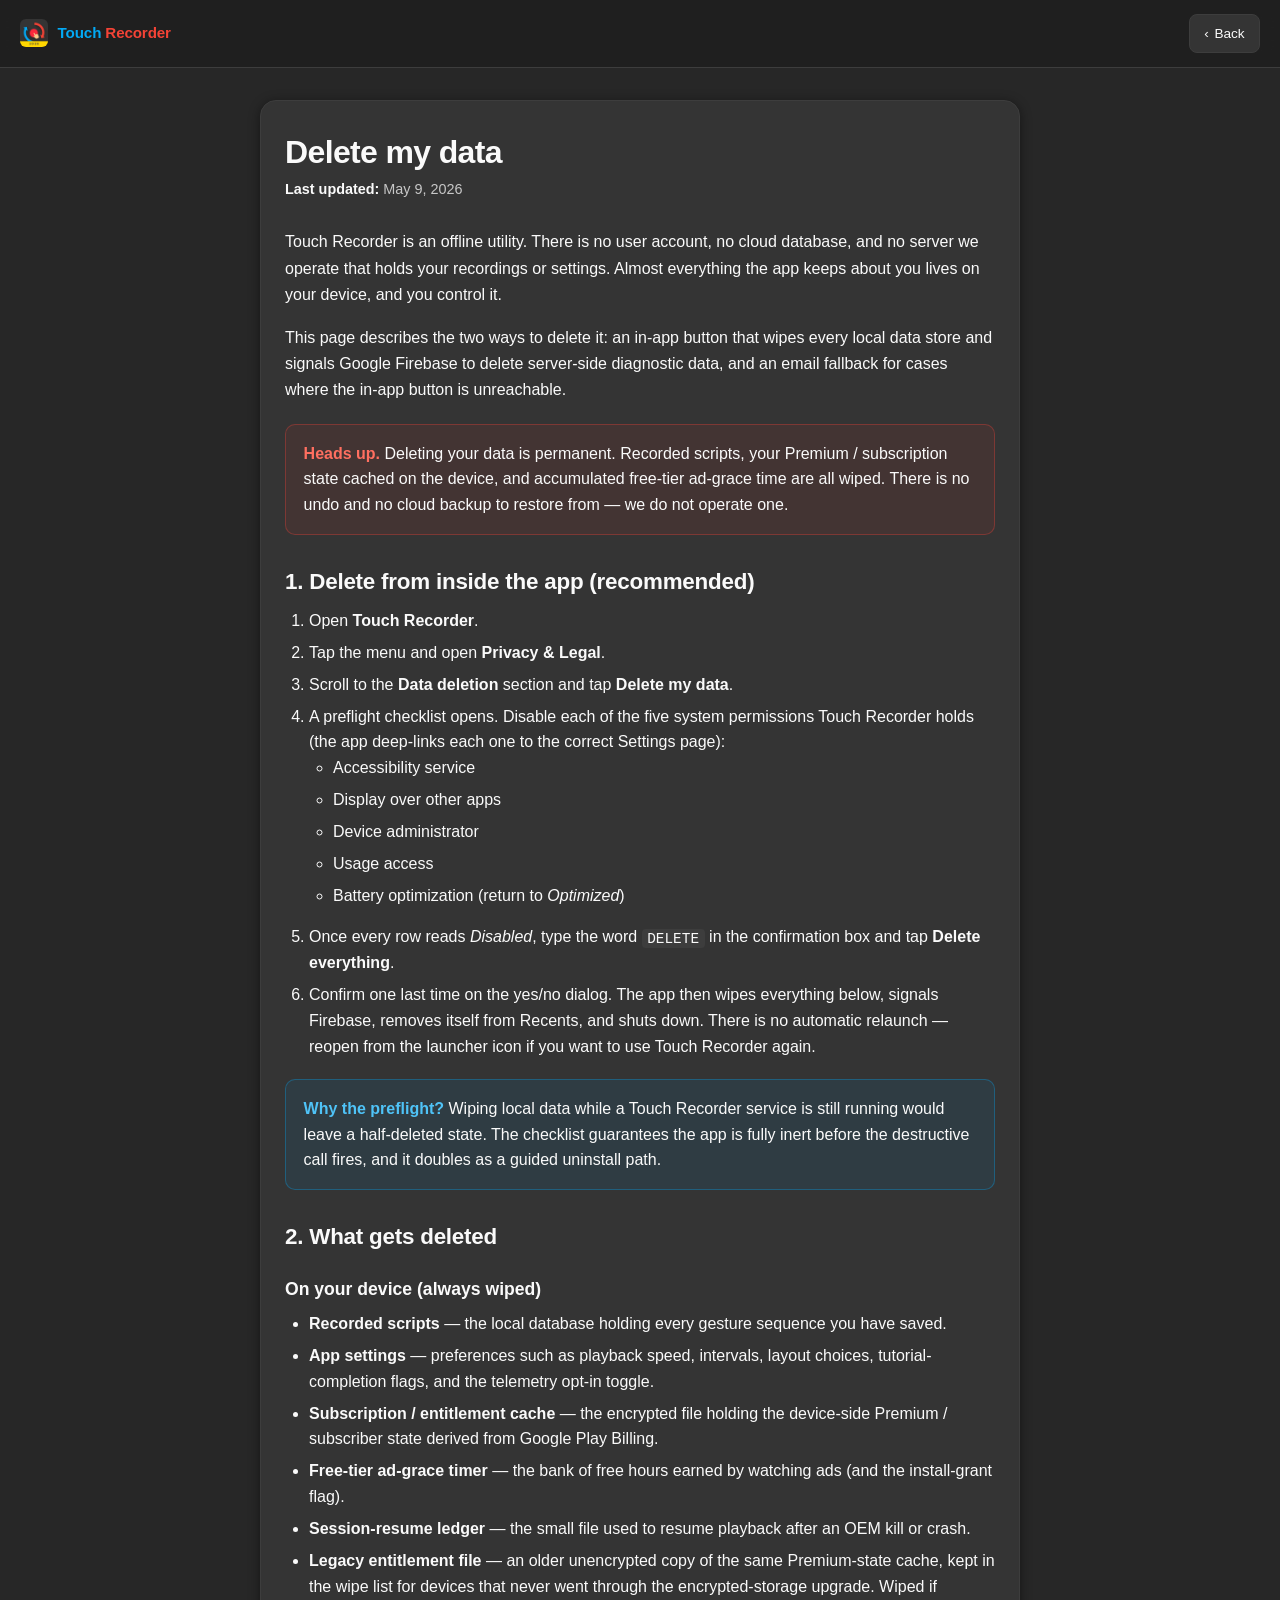
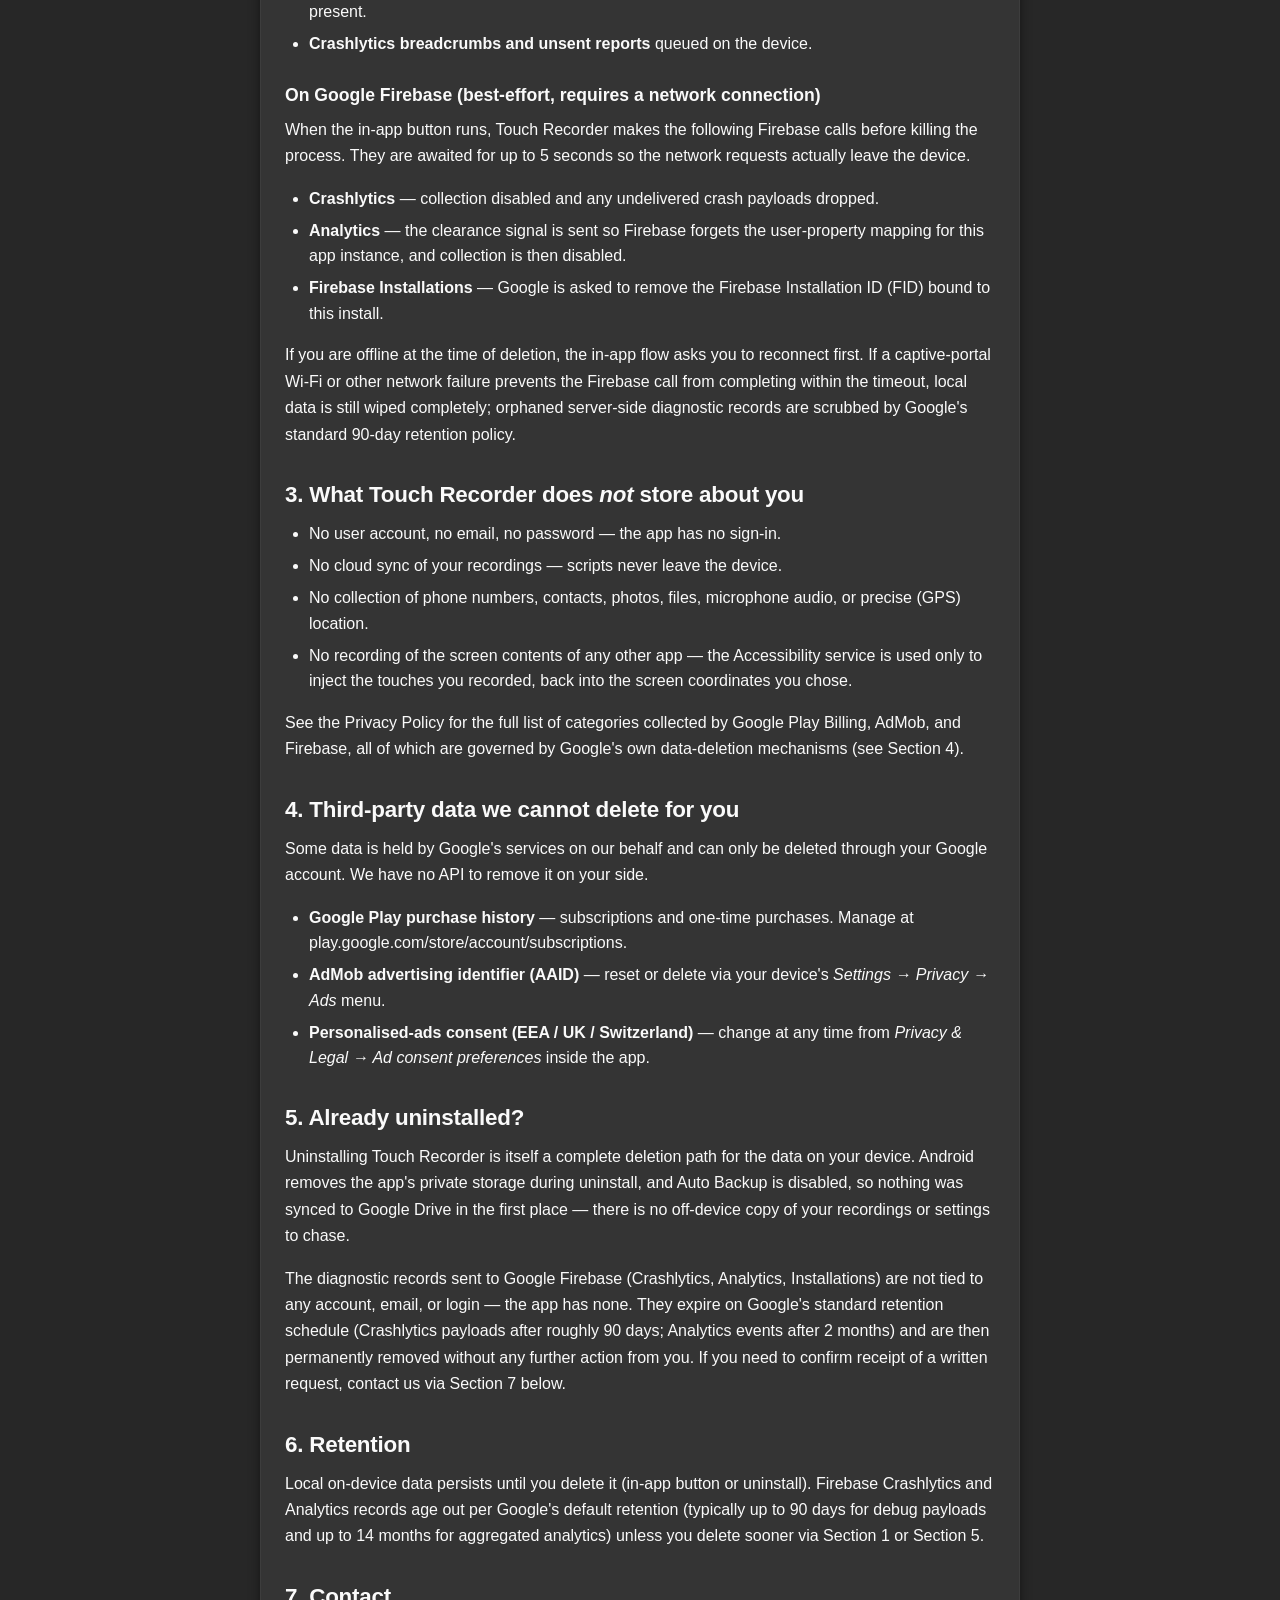
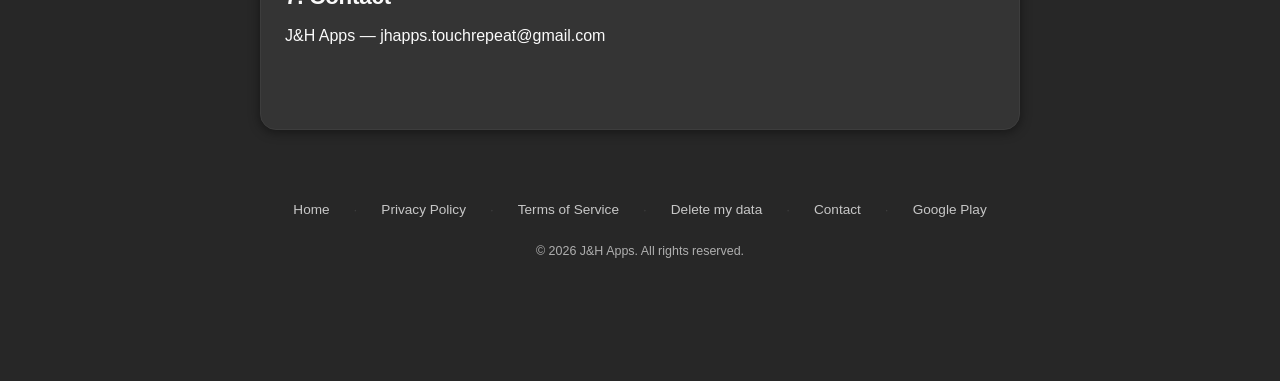
<file: delete-my-data.html>
<!DOCTYPE html>
<html lang="en">
<head>
<meta charset="UTF-8">
<meta name="viewport" content="width=device-width, initial-scale=1.0">
<title>Delete my data &mdash; Touch Recorder</title>
<link rel="stylesheet" href="legal-style.css">
<link rel="icon" type="image/png" sizes="512x512" href="play_store_512.png">
<link rel="apple-touch-icon" href="play_store_512.png">
<meta name="theme-color" content="#272727">
<meta name="color-scheme" content="dark">
<meta name="description" content="How to delete the data Touch Recorder stores on your device and request server-side telemetry deletion.">
<link rel="canonical" href="https://jhapps.github.io/touch-recorder/delete-my-data.html">
<meta property="og:type" content="article">
<meta property="og:title" content="Delete my data &mdash; Touch Recorder">
<meta property="og:description" content="In-app and email-fallback paths to delete every piece of data Touch Recorder stores on your device or sends to Firebase.">
<meta property="og:image" content="https://jhapps.github.io/touch-recorder/touch-recorder-banner.png">
<meta property="og:image:width" content="1080">
<meta property="og:image:height" content="1920">
<meta property="og:image:alt" content="Touch Recorder — Replay forever, record once. Auto-tap demo screen.">
<meta property="og:image:type" content="image/png">
<meta property="og:url" content="https://jhapps.github.io/touch-recorder/delete-my-data.html">
<meta property="og:site_name" content="Touch Recorder">
<meta property="og:locale" content="en_US">
<meta name="twitter:card" content="summary_large_image">
<meta name="twitter:title" content="Delete my data &mdash; Touch Recorder">
<meta name="twitter:description" content="How to delete data Touch Recorder stores on your device.">
<meta name="twitter:image" content="https://jhapps.github.io/touch-recorder/touch-recorder-banner.png">
<meta name="twitter:image:alt" content="Touch Recorder — Replay forever, record once. Auto-tap demo screen.">
<style>
  /* Page-local typography aligned to legal-style.css tokens. */
  .tr-container h1 {
    margin: 0 0 0.4rem;
    font-size: 2rem;
    font-weight: 700;
    letter-spacing: -0.02em;
    line-height: 1.2;
    color: var(--text);
  }
  .tr-container .tr-updated {
    margin: 0 0 1.75rem;
    font-size: 0.9rem;
    color: var(--text-muted);
  }
  .tr-container h2 {
    margin: 2rem 0 0.75rem;
    font-size: 1.4rem;
    font-weight: 700;
    letter-spacing: -0.01em;
    line-height: 1.3;
    color: var(--text);
  }
  .tr-container h3 {
    margin: 1.5rem 0 0.5rem;
    font-size: 1.1rem;
    font-weight: 600;
    color: var(--text);
  }
  .tr-container p { margin: 0 0 1rem; line-height: 1.65; color: var(--text); }
  .tr-container ol, .tr-container ul { margin: 0 0 1rem; padding-left: 1.5rem; }
  .tr-container li { margin-bottom: 0.4rem; line-height: 1.6; }
  .tr-container code {
    font-family: var(--mono);
    font-size: 0.9em;
    background: var(--surface-elev);
    padding: 0.1rem 0.35rem;
    border-radius: 4px;
    color: var(--text);
  }
  .tr-container .tr-callout {
    margin: 1.25rem 0;
    padding: 1rem 1.1rem;
    background: rgba(244, 67, 54, 0.08);
    border: 1px solid rgba(244, 67, 54, 0.32);
    border-radius: 10px;
    color: var(--text);
  }
  .tr-container .tr-callout strong { color: var(--red-hi); }
  .tr-container .tr-note {
    margin: 1.25rem 0;
    padding: 1rem 1.1rem;
    background: rgba(3, 169, 244, 0.08);
    border: 1px solid rgba(3, 169, 244, 0.32);
    border-radius: 10px;
    color: var(--text);
  }
  .tr-container .tr-note strong { color: var(--blue-hi); }
</style>
</head>
<body>
<header class="tr-navbar" role="banner">
  <a class="tr-brand" href="index.html">
    <img src="play_store_512.png" alt="" width="28" height="28">
    <span><span class="tr-brand-blue">Touch</span> <span class="tr-brand-red">Recorder</span></span>
  </a>
  <a class="tr-back" href="index.html" aria-label="Back to home">
    <span aria-hidden="true">&lsaquo;</span>
    <span>Back</span>
  </a>
</header>
<main class="tr-container">

<h1>Delete my data</h1>
<p class="tr-updated"><strong>Last updated:</strong> May 9, 2026</p>

<p>
  Touch Recorder is an offline utility. There is no user account, no cloud
  database, and no server we operate that holds your recordings or settings.
  Almost everything the app keeps about you lives on your device, and you
  control it.
</p>

<p>
  This page describes the two ways to delete it: an in-app button that wipes
  every local data store and signals Google Firebase to delete server-side
  diagnostic data, and an email fallback for cases where the in-app button is
  unreachable.
</p>

<div class="tr-callout">
  <strong>Heads up.</strong> Deleting your data is permanent. Recorded scripts,
  your Premium / subscription state cached on the device, and accumulated
  free-tier ad-grace time are all wiped. There is no undo and no cloud backup
  to restore from &mdash; we do not operate one.
</div>

<h2>1. Delete from inside the app (recommended)</h2>

<ol>
  <li>Open <strong>Touch Recorder</strong>.</li>
  <li>Tap the menu and open <strong>Privacy &amp; Legal</strong>.</li>
  <li>Scroll to the <strong>Data deletion</strong> section and tap
      <strong>Delete my data</strong>.</li>
  <li>
    A preflight checklist opens. Disable each of the five system permissions
    Touch Recorder holds (the app deep-links each one to the correct Settings
    page):
    <ul>
      <li>Accessibility service</li>
      <li>Display over other apps</li>
      <li>Device administrator</li>
      <li>Usage access</li>
      <li>Battery optimization (return to <em>Optimized</em>)</li>
    </ul>
  </li>
  <li>Once every row reads <em>Disabled</em>, type the word
      <code>DELETE</code> in the confirmation box and tap
      <strong>Delete everything</strong>.</li>
  <li>Confirm one last time on the yes/no dialog. The app then wipes
      everything below, signals Firebase, removes itself from Recents, and
      shuts down. There is no automatic relaunch &mdash; reopen from the
      launcher icon if you want to use Touch Recorder again.</li>
</ol>

<div class="tr-note">
  <strong>Why the preflight?</strong> Wiping local data while a Touch Recorder
  service is still running would leave a half-deleted state. The checklist
  guarantees the app is fully inert before the destructive call fires, and it
  doubles as a guided uninstall path.
</div>

<h2>2. What gets deleted</h2>

<h3>On your device (always wiped)</h3>
<ul>
  <li><strong>Recorded scripts</strong> &mdash; the local database holding
      every gesture sequence you have saved.</li>
  <li><strong>App settings</strong> &mdash; preferences such as playback
      speed, intervals, layout choices, tutorial-completion flags, and the
      telemetry opt-in toggle.</li>
  <li><strong>Subscription / entitlement cache</strong> &mdash; the encrypted
      file holding the device-side Premium / subscriber state derived from
      Google Play Billing.</li>
  <li><strong>Free-tier ad-grace timer</strong> &mdash; the bank of free
      hours earned by watching ads (and the install-grant flag).</li>
  <li><strong>Session-resume ledger</strong> &mdash; the small file used to
      resume playback after an OEM kill or crash.</li>
  <li><strong>Legacy entitlement file</strong> &mdash; an older unencrypted
      copy of the same Premium-state cache, kept in the wipe list for devices
      that never went through the encrypted-storage upgrade. Wiped if
      present.</li>
  <li><strong>Crashlytics breadcrumbs and unsent reports</strong> queued on
      the device.</li>
</ul>

<h3>On Google Firebase (best-effort, requires a network connection)</h3>
<p>
  When the in-app button runs, Touch Recorder makes the following Firebase
  calls before killing the process. They are awaited for up to 5 seconds so
  the network requests actually leave the device.
</p>
<ul>
  <li><strong>Crashlytics</strong> &mdash; collection disabled and any
      undelivered crash payloads dropped.</li>
  <li><strong>Analytics</strong> &mdash; the clearance signal is sent so
      Firebase forgets the user-property mapping for this app instance, and
      collection is then disabled.</li>
  <li><strong>Firebase Installations</strong> &mdash; Google is asked to
      remove the Firebase Installation ID (FID) bound to this install.</li>
</ul>
<p>
  If you are offline at the time of deletion, the in-app flow asks you to
  reconnect first. If a captive-portal Wi-Fi or other network failure
  prevents the Firebase call from completing within the timeout, local data
  is still wiped completely; orphaned server-side diagnostic records are
  scrubbed by Google's standard 90-day retention policy.
</p>

<h2>3. What Touch Recorder does <em>not</em> store about you</h2>
<ul>
  <li>No user account, no email, no password &mdash; the app has no sign-in.</li>
  <li>No cloud sync of your recordings &mdash; scripts never leave the device.</li>
  <li>No collection of phone numbers, contacts, photos, files, microphone
      audio, or precise (GPS) location.</li>
  <li>No recording of the screen contents of any other app &mdash; the
      Accessibility service is used only to inject the touches you recorded,
      back into the screen coordinates you chose.</li>
</ul>
<p>
  See the
  <a href="privacy.html">Privacy Policy</a> for the full list of categories
  collected by Google Play Billing, AdMob, and Firebase, all of which are
  governed by Google's own data-deletion mechanisms (see Section 4).
</p>

<h2>4. Third-party data we cannot delete for you</h2>
<p>
  Some data is held by Google's services on our behalf and can only be
  deleted through your Google account. We have no API to remove it on your
  side.
</p>
<ul>
  <li>
    <strong>Google Play purchase history</strong> &mdash; subscriptions and
    one-time purchases. Manage at
    <a href="https://play.google.com/store/account/subscriptions" target="_blank" rel="noopener">play.google.com/store/account/subscriptions</a>.
  </li>
  <li>
    <strong>AdMob advertising identifier (AAID)</strong> &mdash; reset or
    delete via your device's <em>Settings &rarr; Privacy &rarr; Ads</em>
    menu.
  </li>
  <li>
    <strong>Personalised-ads consent (EEA / UK / Switzerland)</strong>
    &mdash; change at any time from <em>Privacy &amp; Legal &rarr; Ad
    consent preferences</em> inside the app.
  </li>
</ul>

<h2>5. Already uninstalled?</h2>
<p>
  Uninstalling Touch Recorder is itself a complete deletion path for the
  data on your device. Android removes the app's private storage during
  uninstall, and Auto Backup is disabled, so nothing was synced to Google
  Drive in the first place &mdash; there is no off-device copy of your
  recordings or settings to chase.
</p>
<p>
  The diagnostic records sent to Google Firebase (Crashlytics, Analytics,
  Installations) are not tied to any account, email, or login &mdash; the
  app has none. They expire on Google's standard retention schedule
  (Crashlytics payloads after roughly 90 days; Analytics events after 2
  months) and are then permanently removed without any further action from
  you. If you need to confirm receipt of a written request, contact us via
  Section 7 below.
</p>

<h2>6. Retention</h2>
<p>
  Local on-device data persists until you delete it (in-app button or
  uninstall). Firebase Crashlytics and Analytics records age out per Google's
  default retention (typically up to 90 days for debug payloads and up to 14
  months for aggregated analytics) unless you delete sooner via Section 1 or
  Section 5.
</p>

<h2>7. Contact</h2>
<p>
  J&amp;H Apps &mdash;
  <a href="mailto:jhapps.touchrepeat@gmail.com">jhapps.touchrepeat@gmail.com</a>
</p>

</main>
<footer class="tr-footer" role="contentinfo">
  <nav class="tr-footer-links" aria-label="Footer">
    <a href="index.html">Home</a>
    <span class="tr-footer-sep" aria-hidden="true">&middot;</span>
    <a href="privacy.html">Privacy Policy</a>
    <span class="tr-footer-sep" aria-hidden="true">&middot;</span>
    <a href="terms.html">Terms of Service</a>
    <span class="tr-footer-sep" aria-hidden="true">&middot;</span>
    <a href="delete-my-data.html">Delete my data</a>
    <span class="tr-footer-sep" aria-hidden="true">&middot;</span>
    <a href="mailto:jhapps.touchrepeat@gmail.com">Contact</a>
    <span class="tr-footer-sep" aria-hidden="true">&middot;</span>
    <a href="https://play.google.com/store/apps/details?id=com.jhapps.touchrepeat" target="_blank" rel="noopener">Google Play</a>
  </nav>
  <div class="tr-footer-copy">&copy; <span id="tr-year">2026</span> J&amp;H Apps. All rights reserved.</div>
</footer>
<script>document.getElementById("tr-year").textContent=new Date().getFullYear();</script>
</body>
</html>
</file>
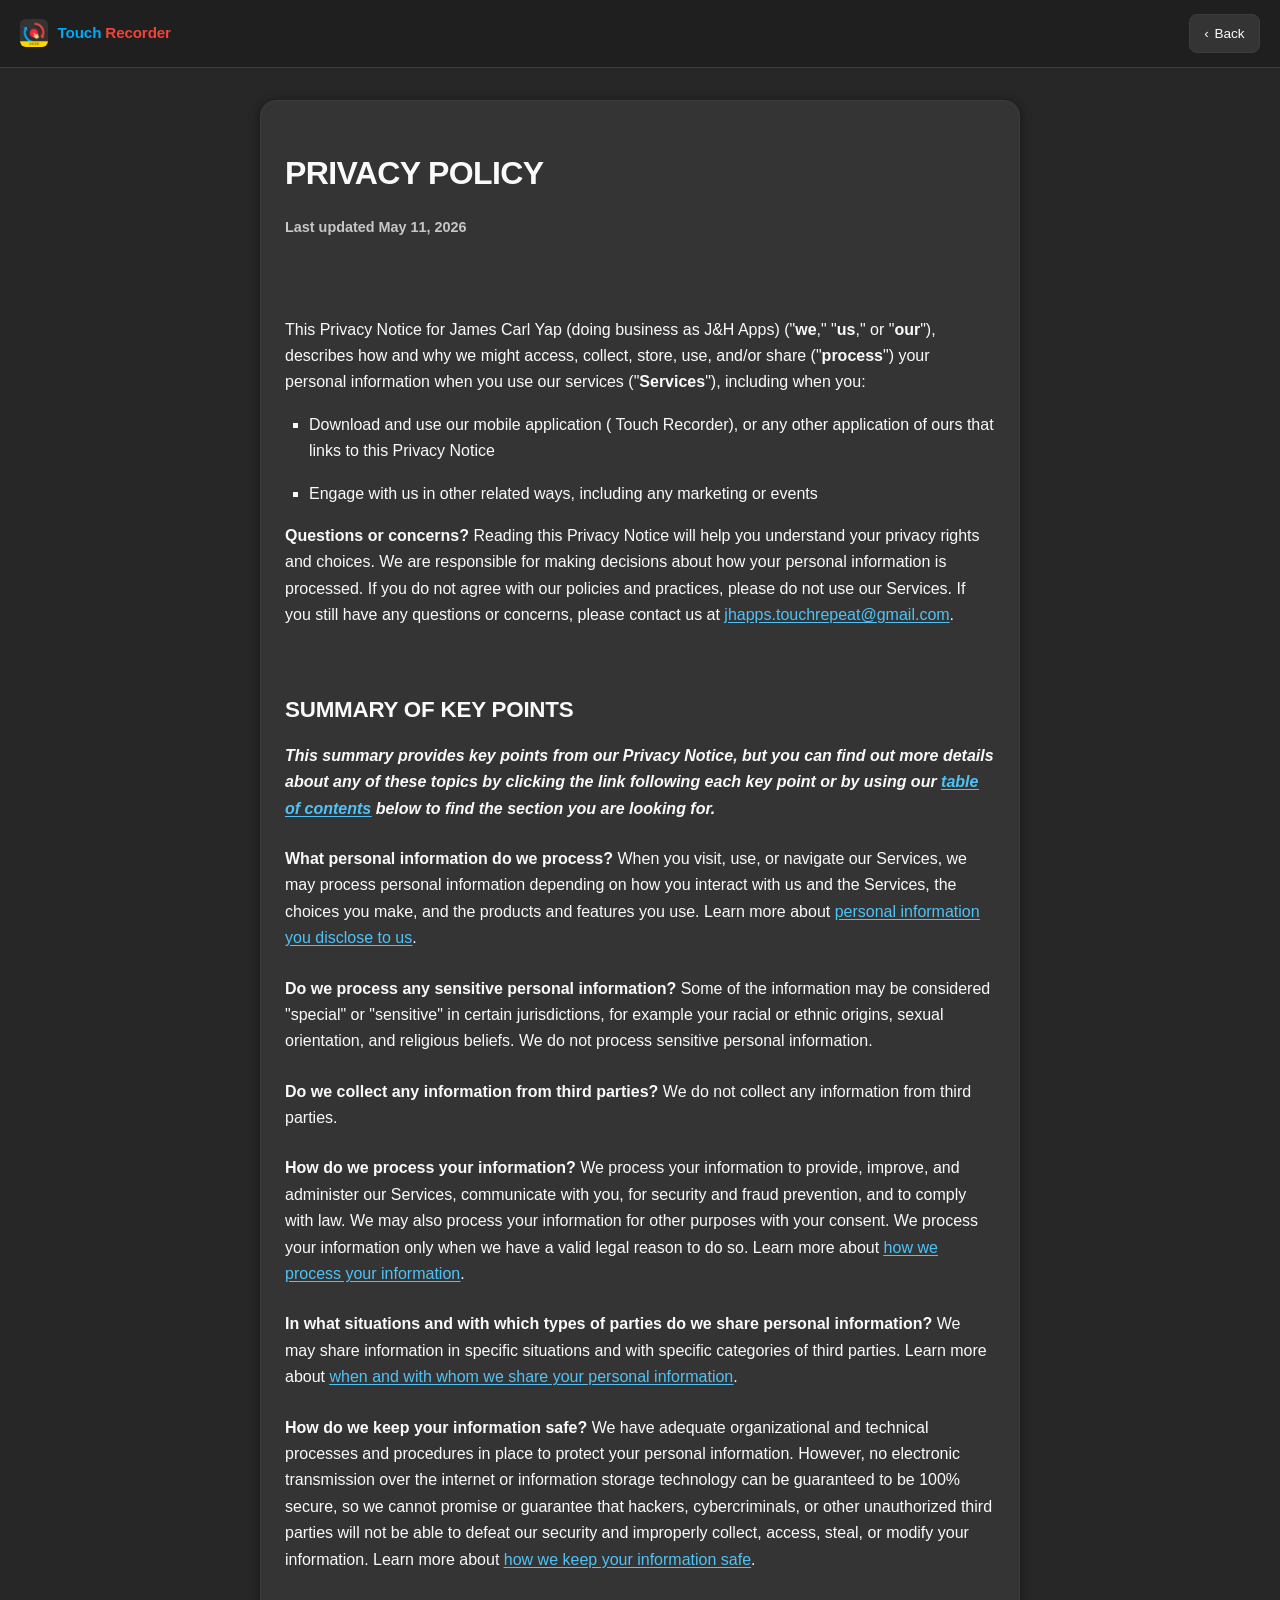
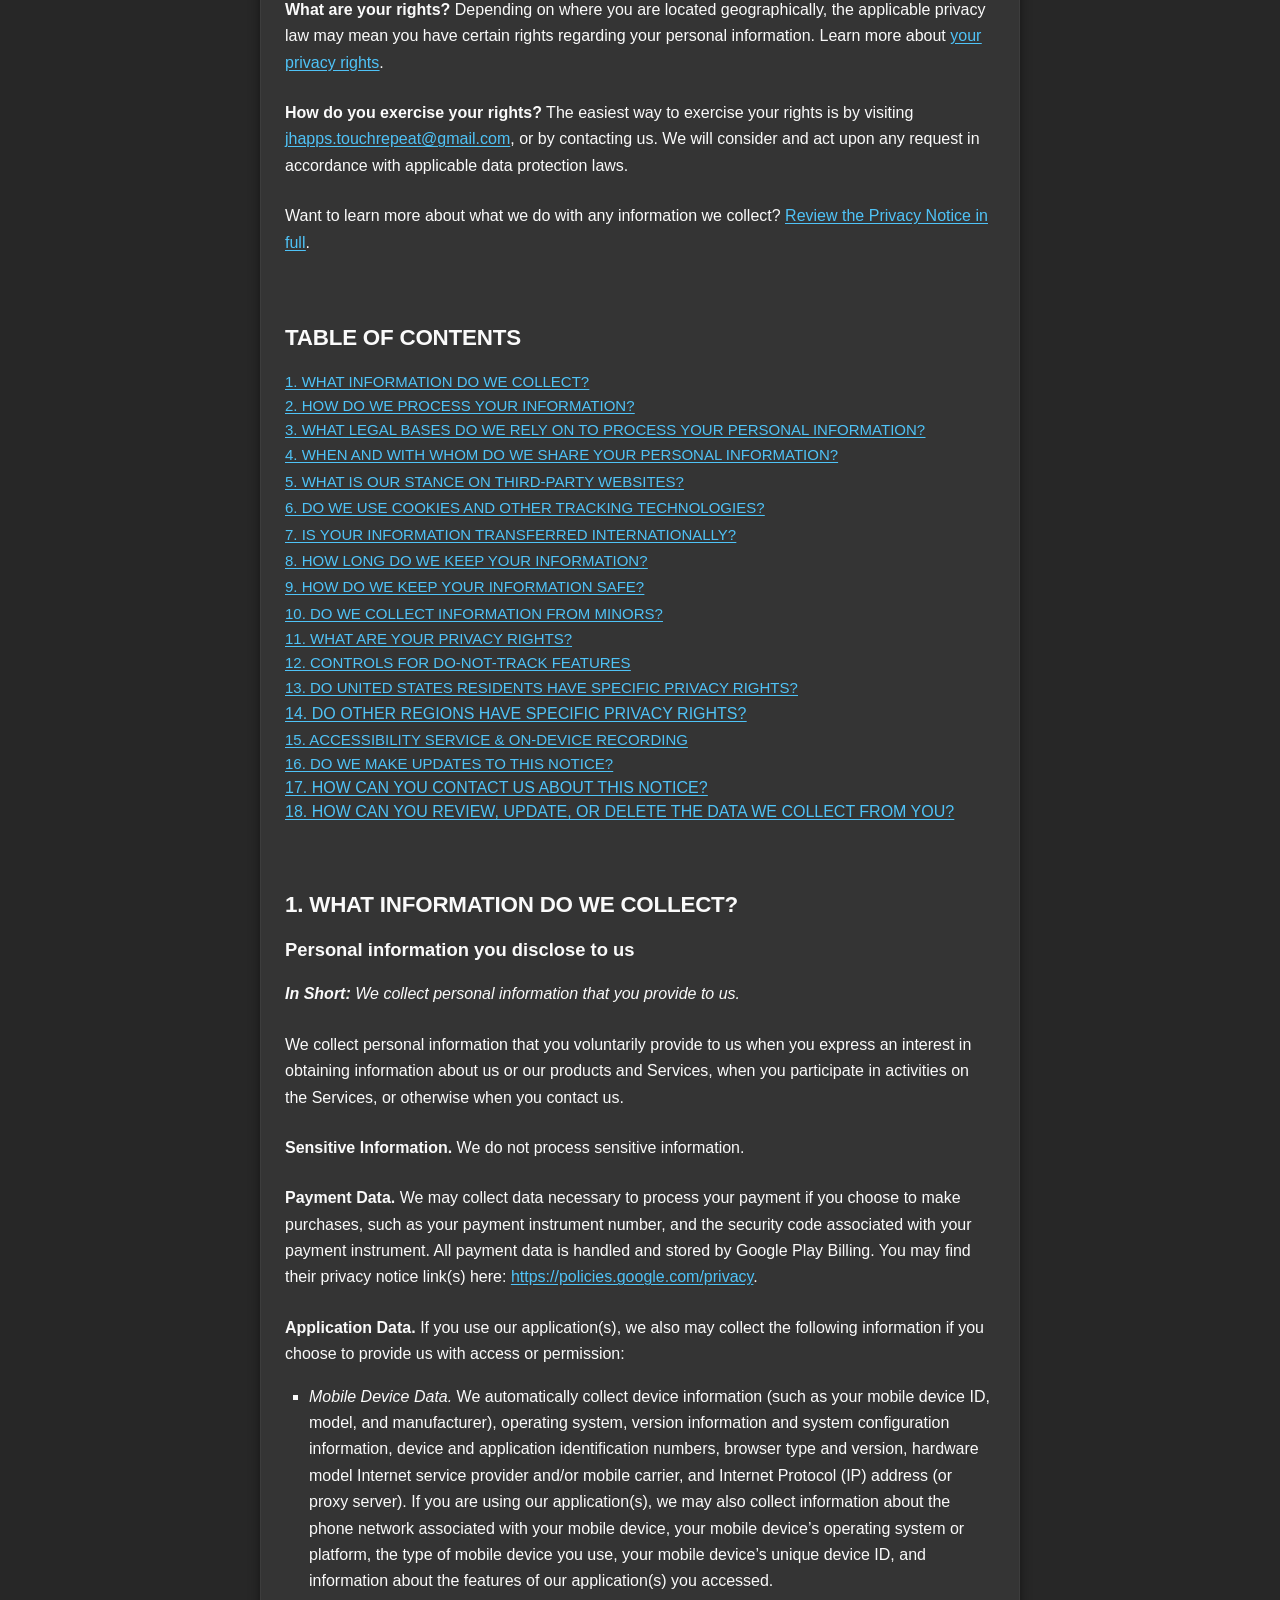
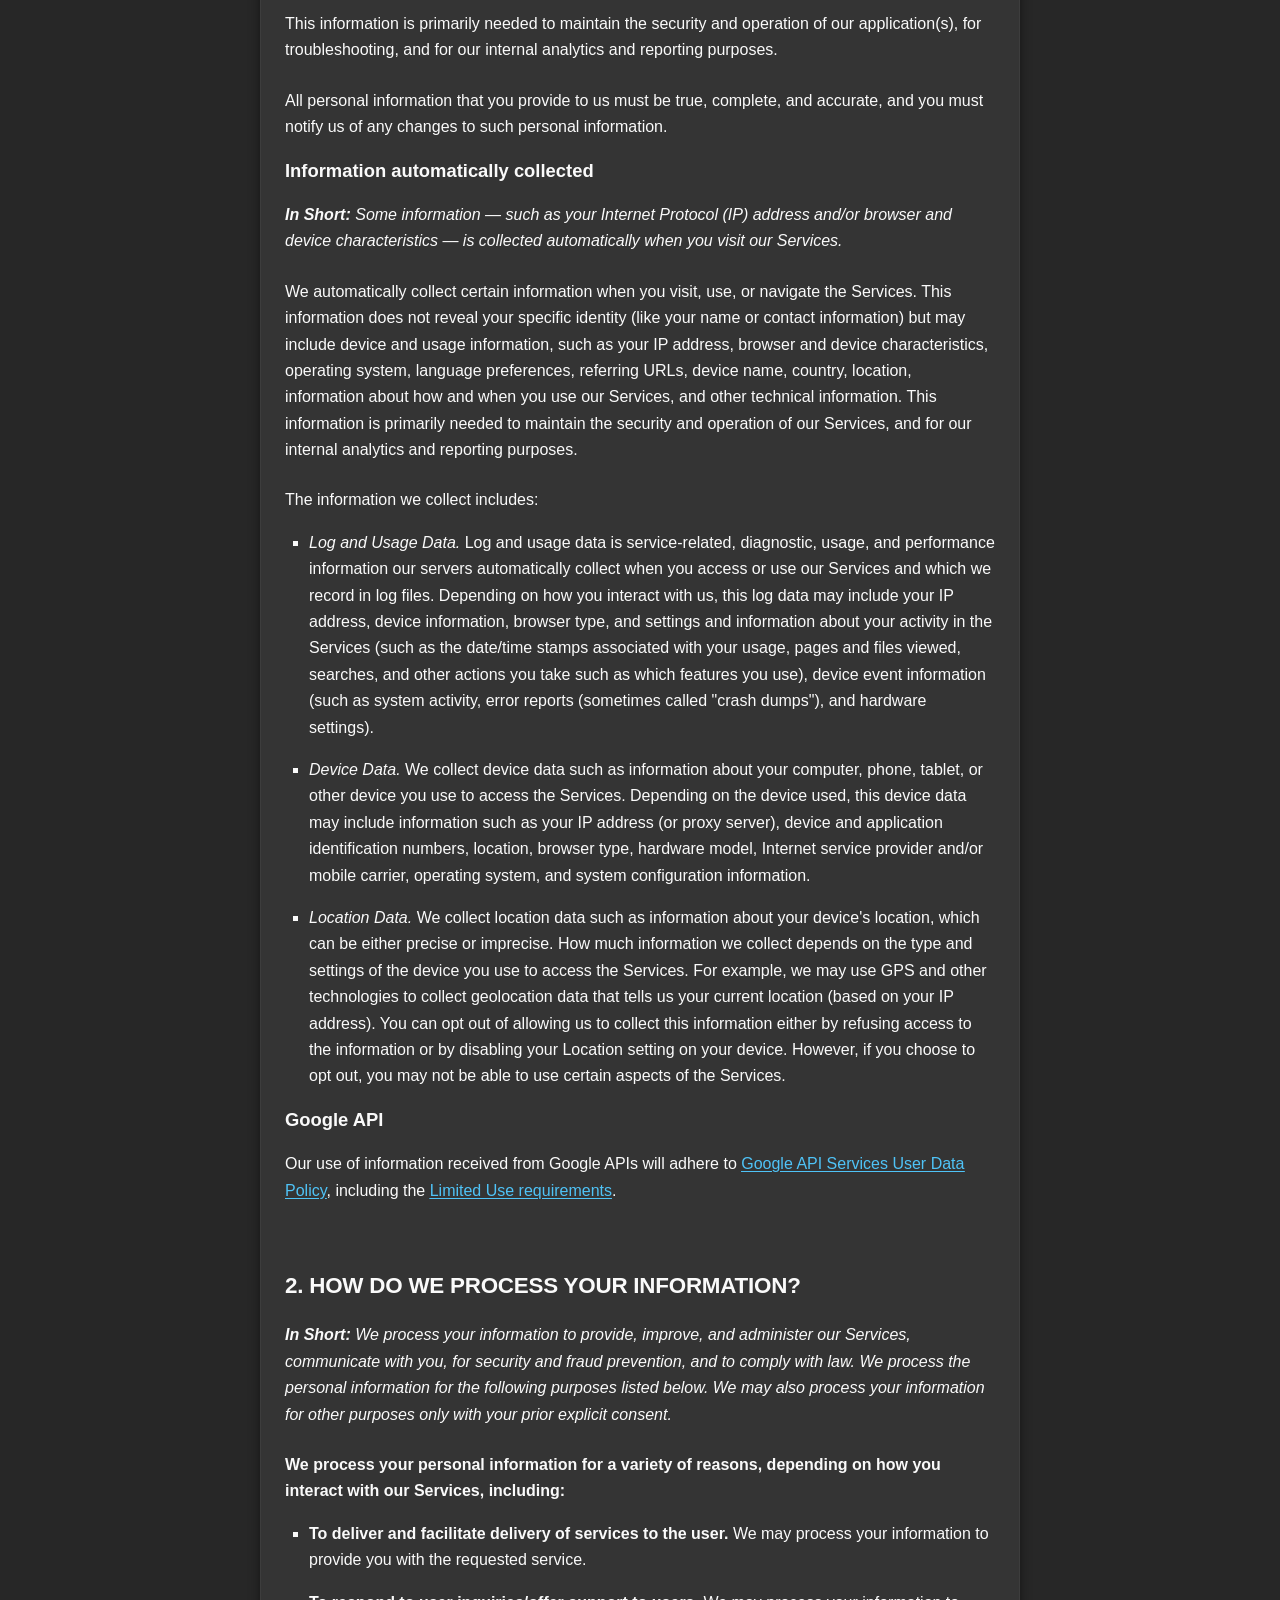
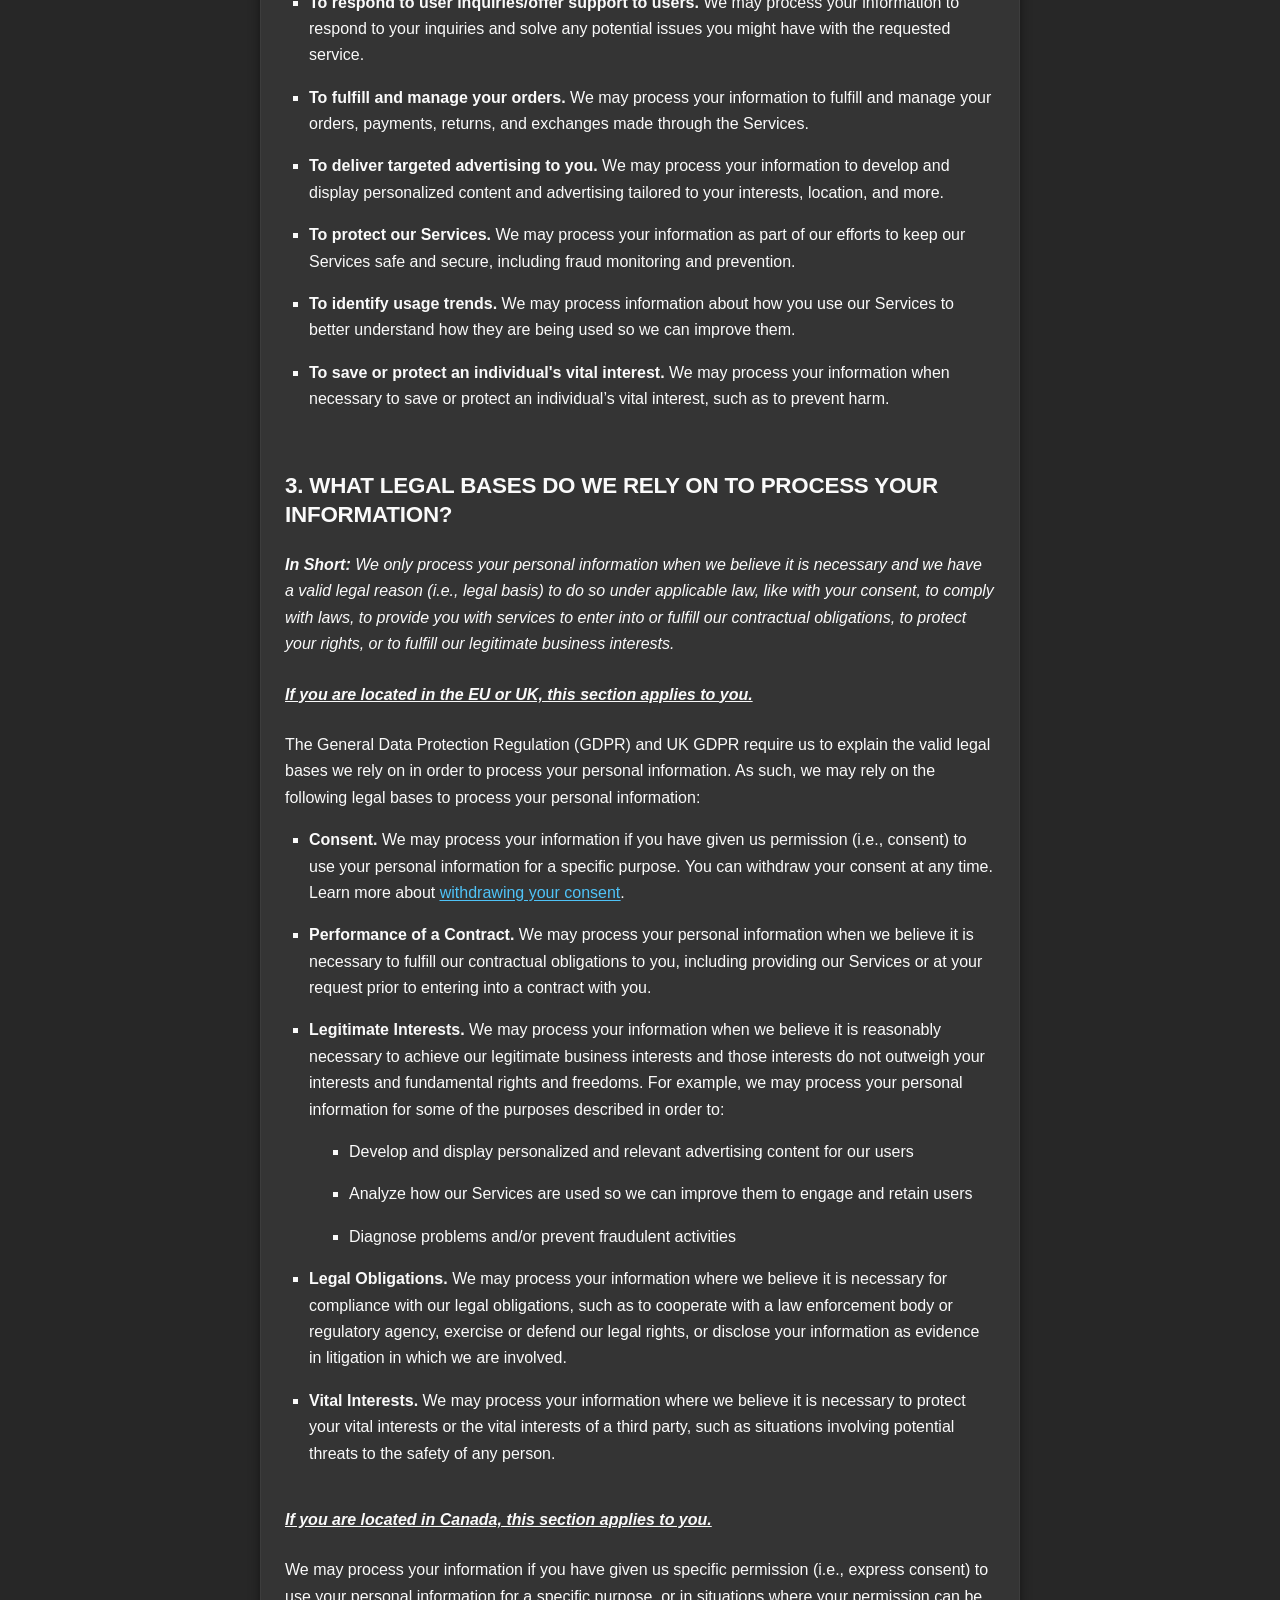
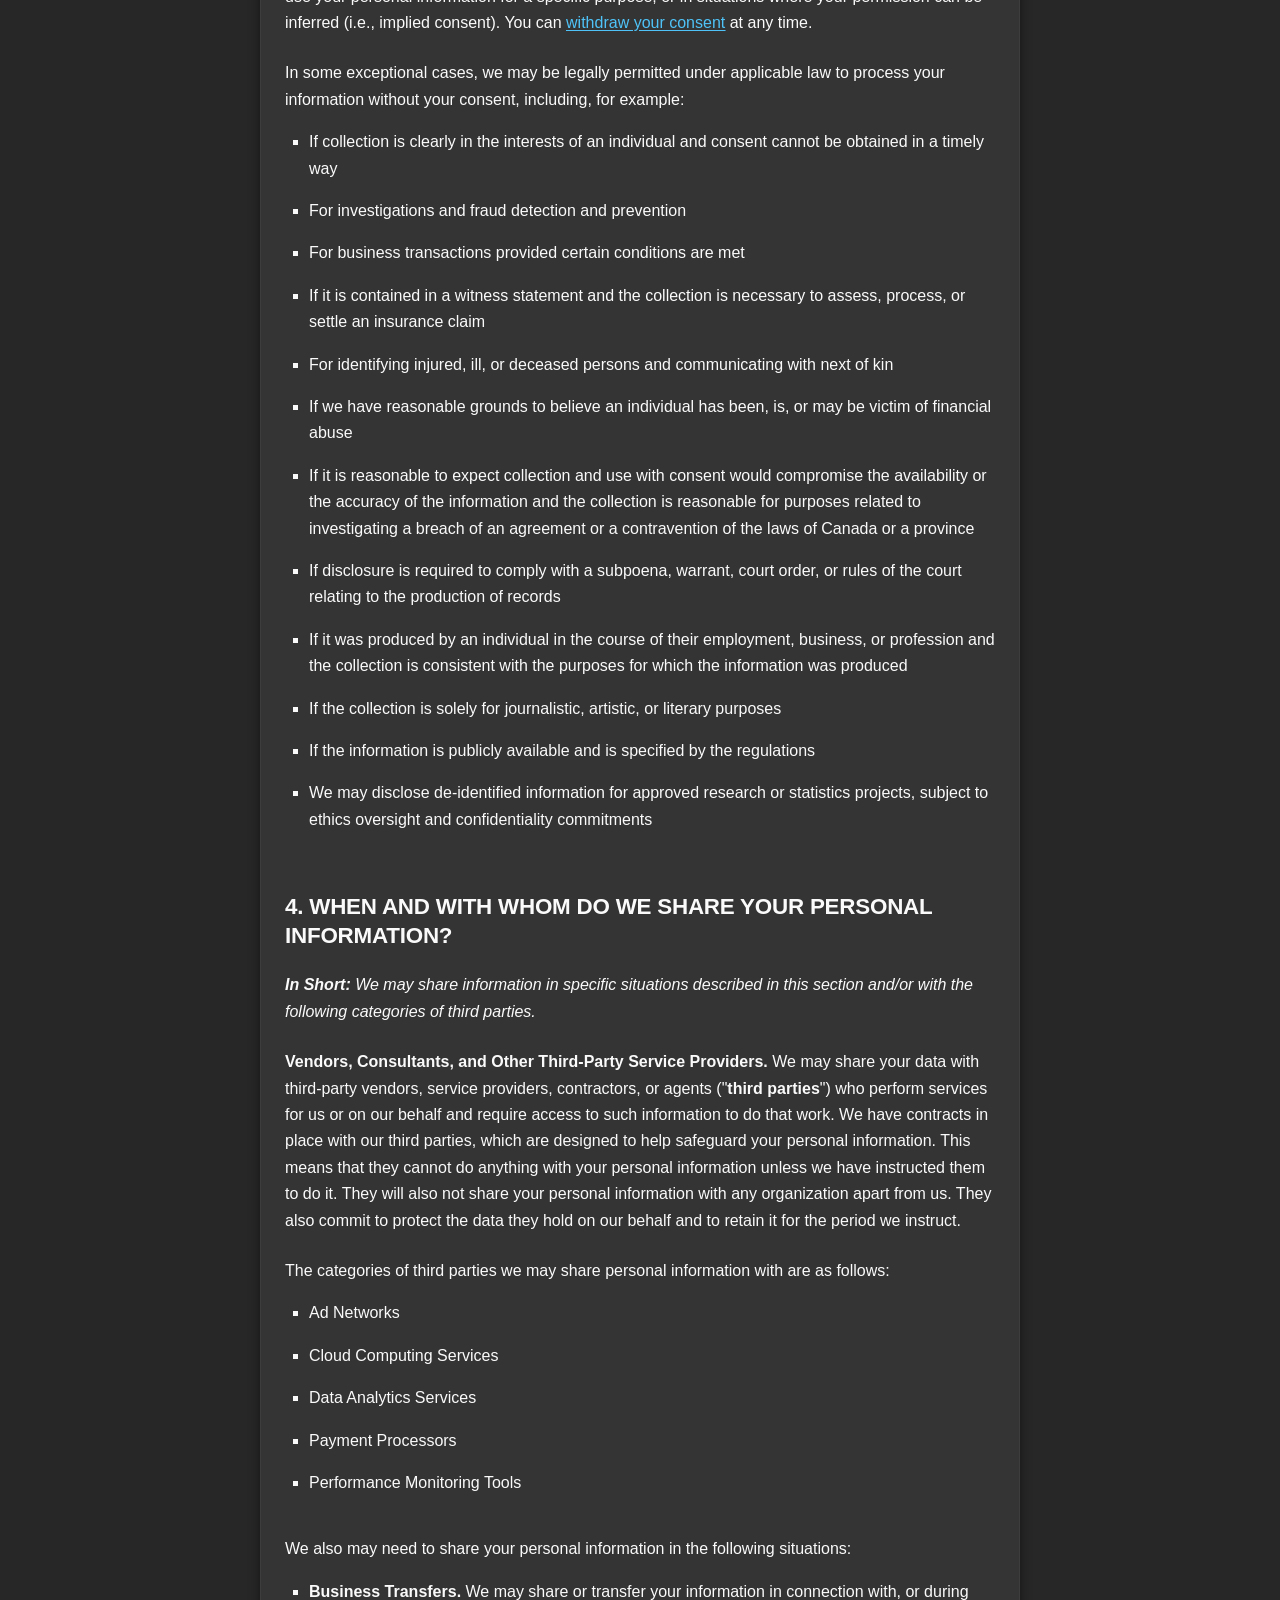
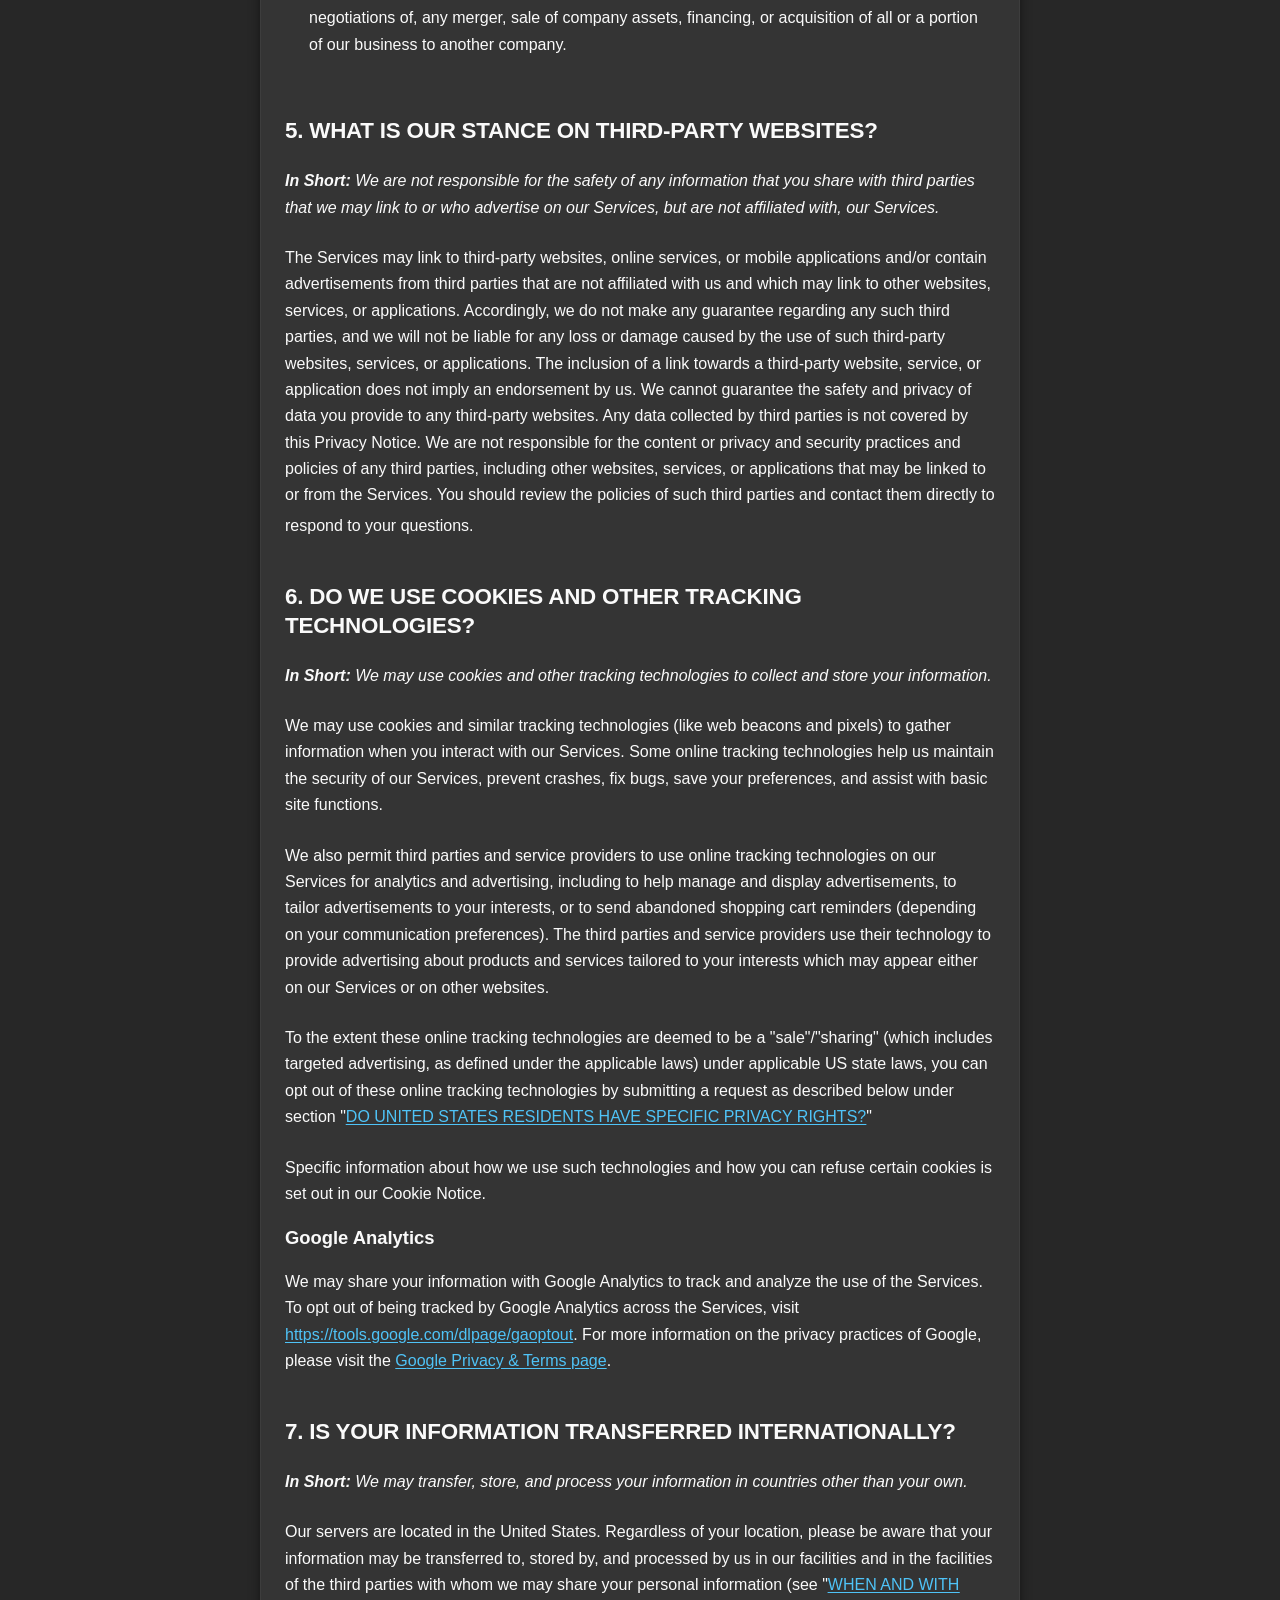
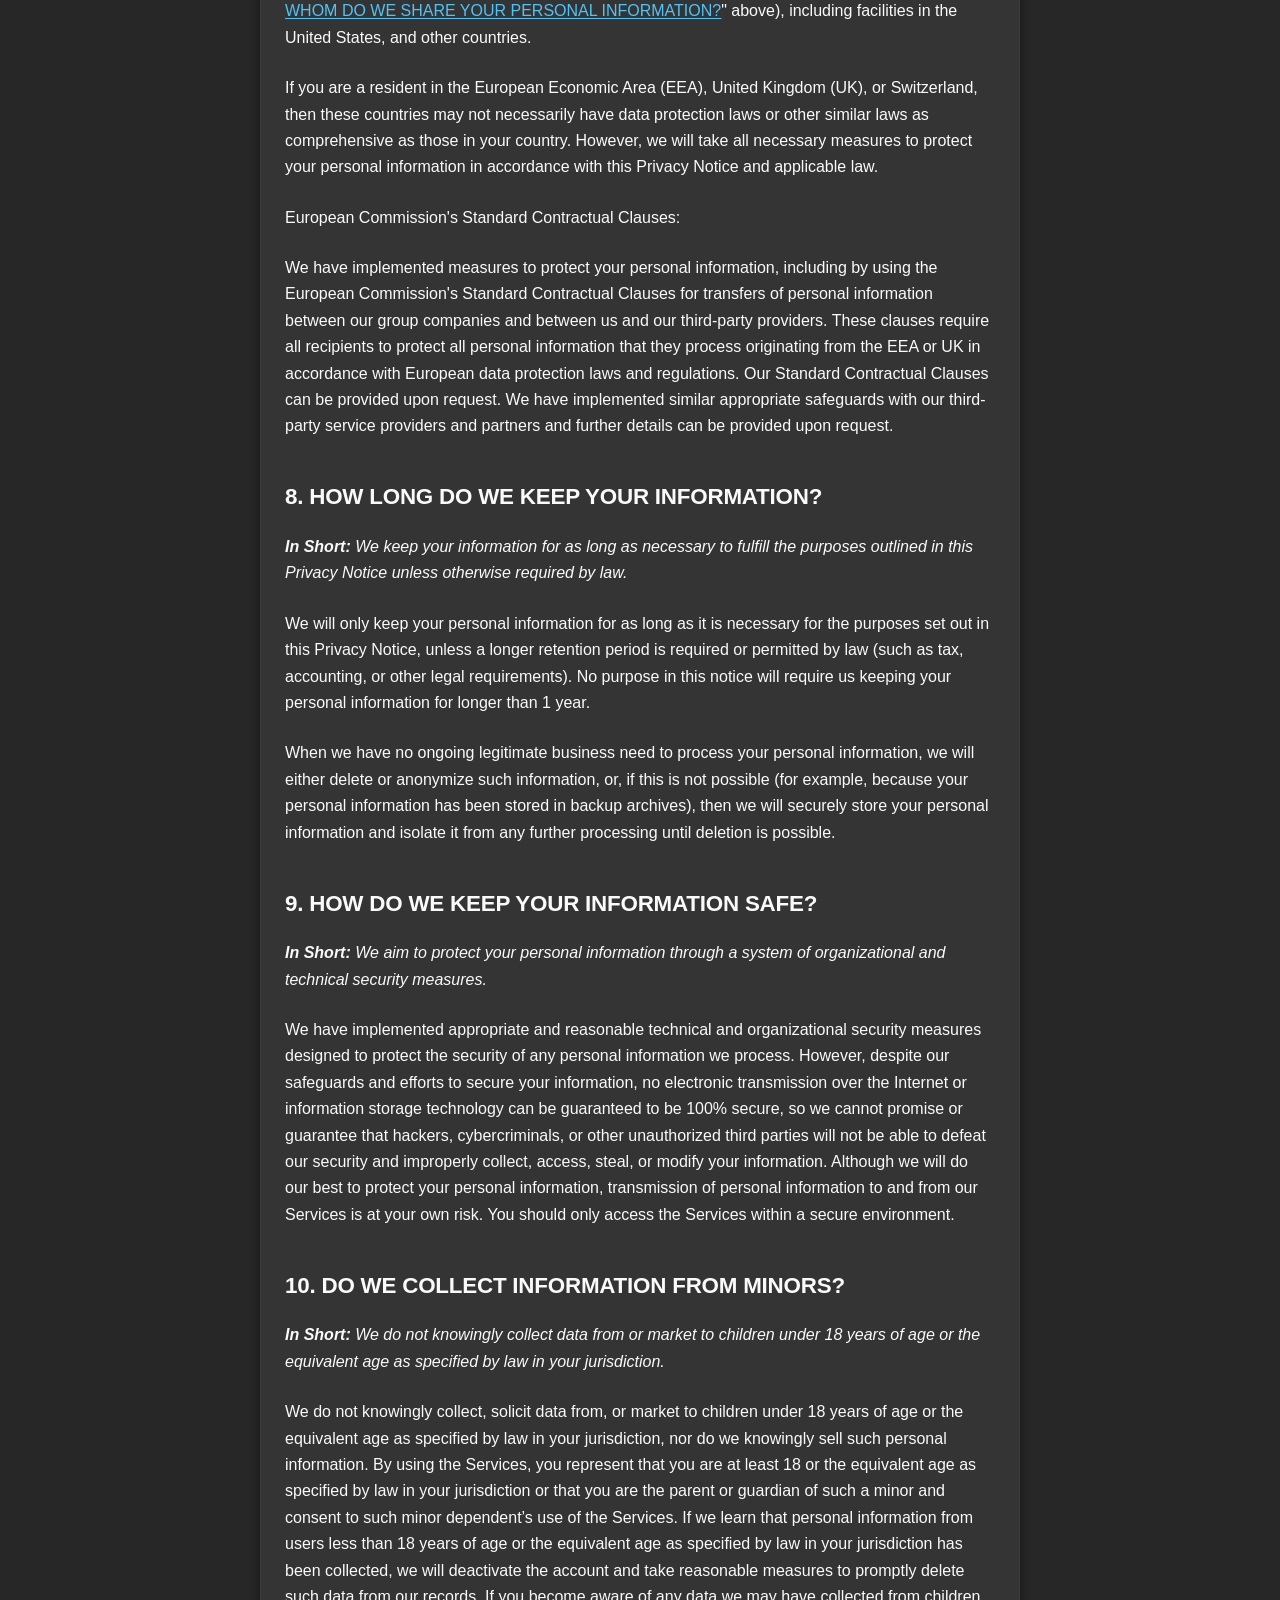
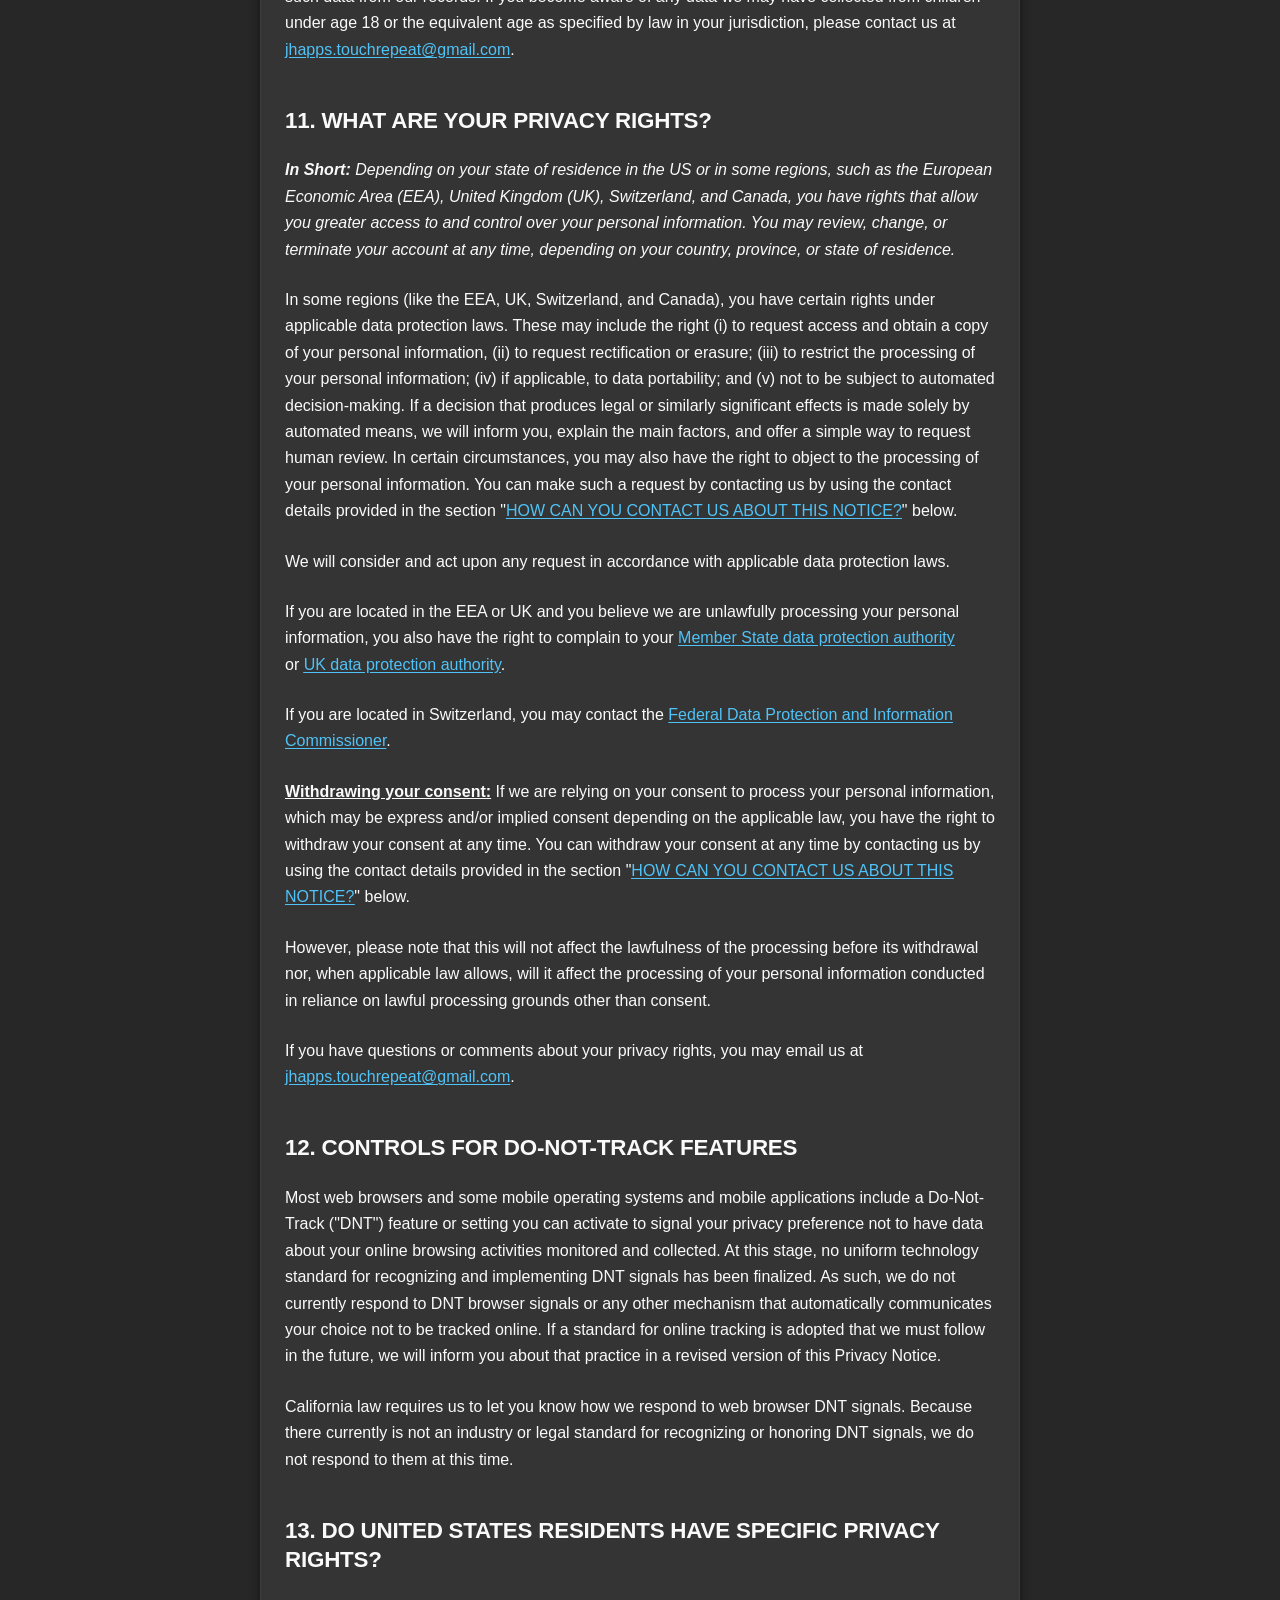
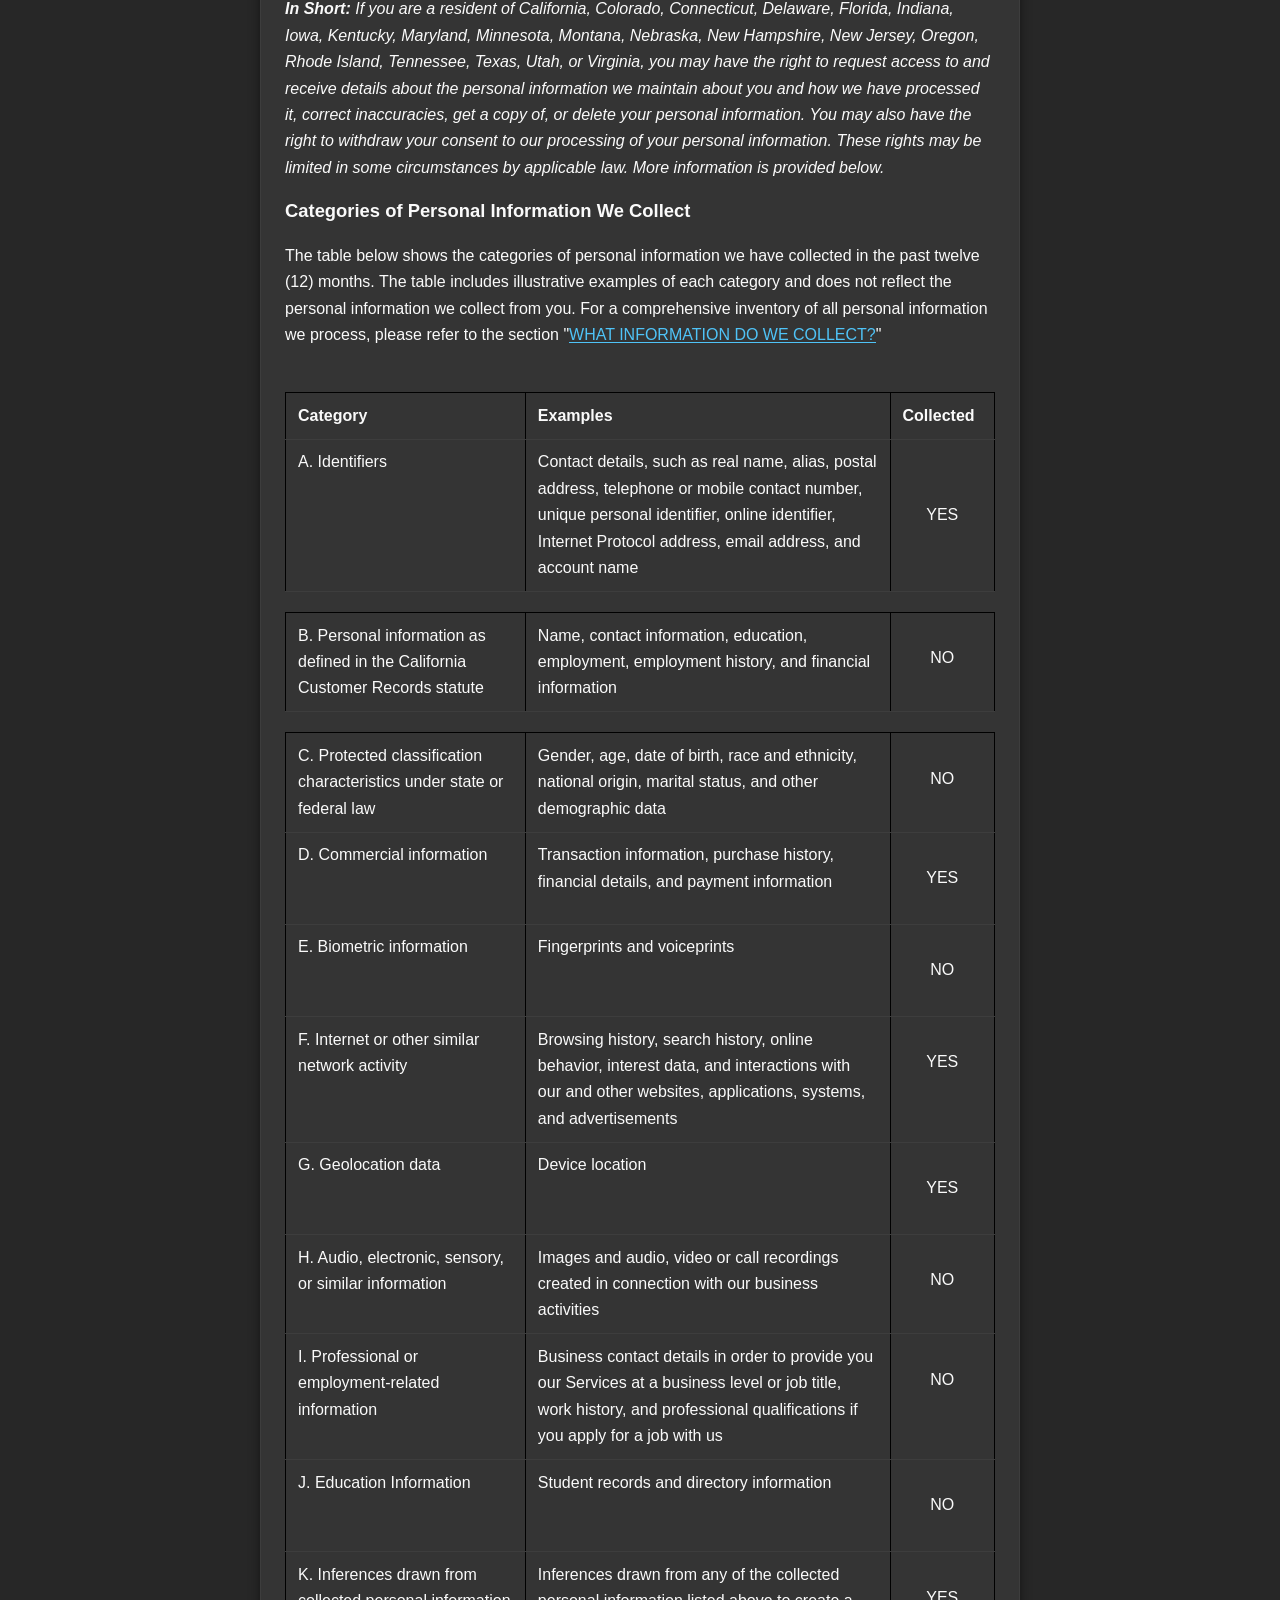
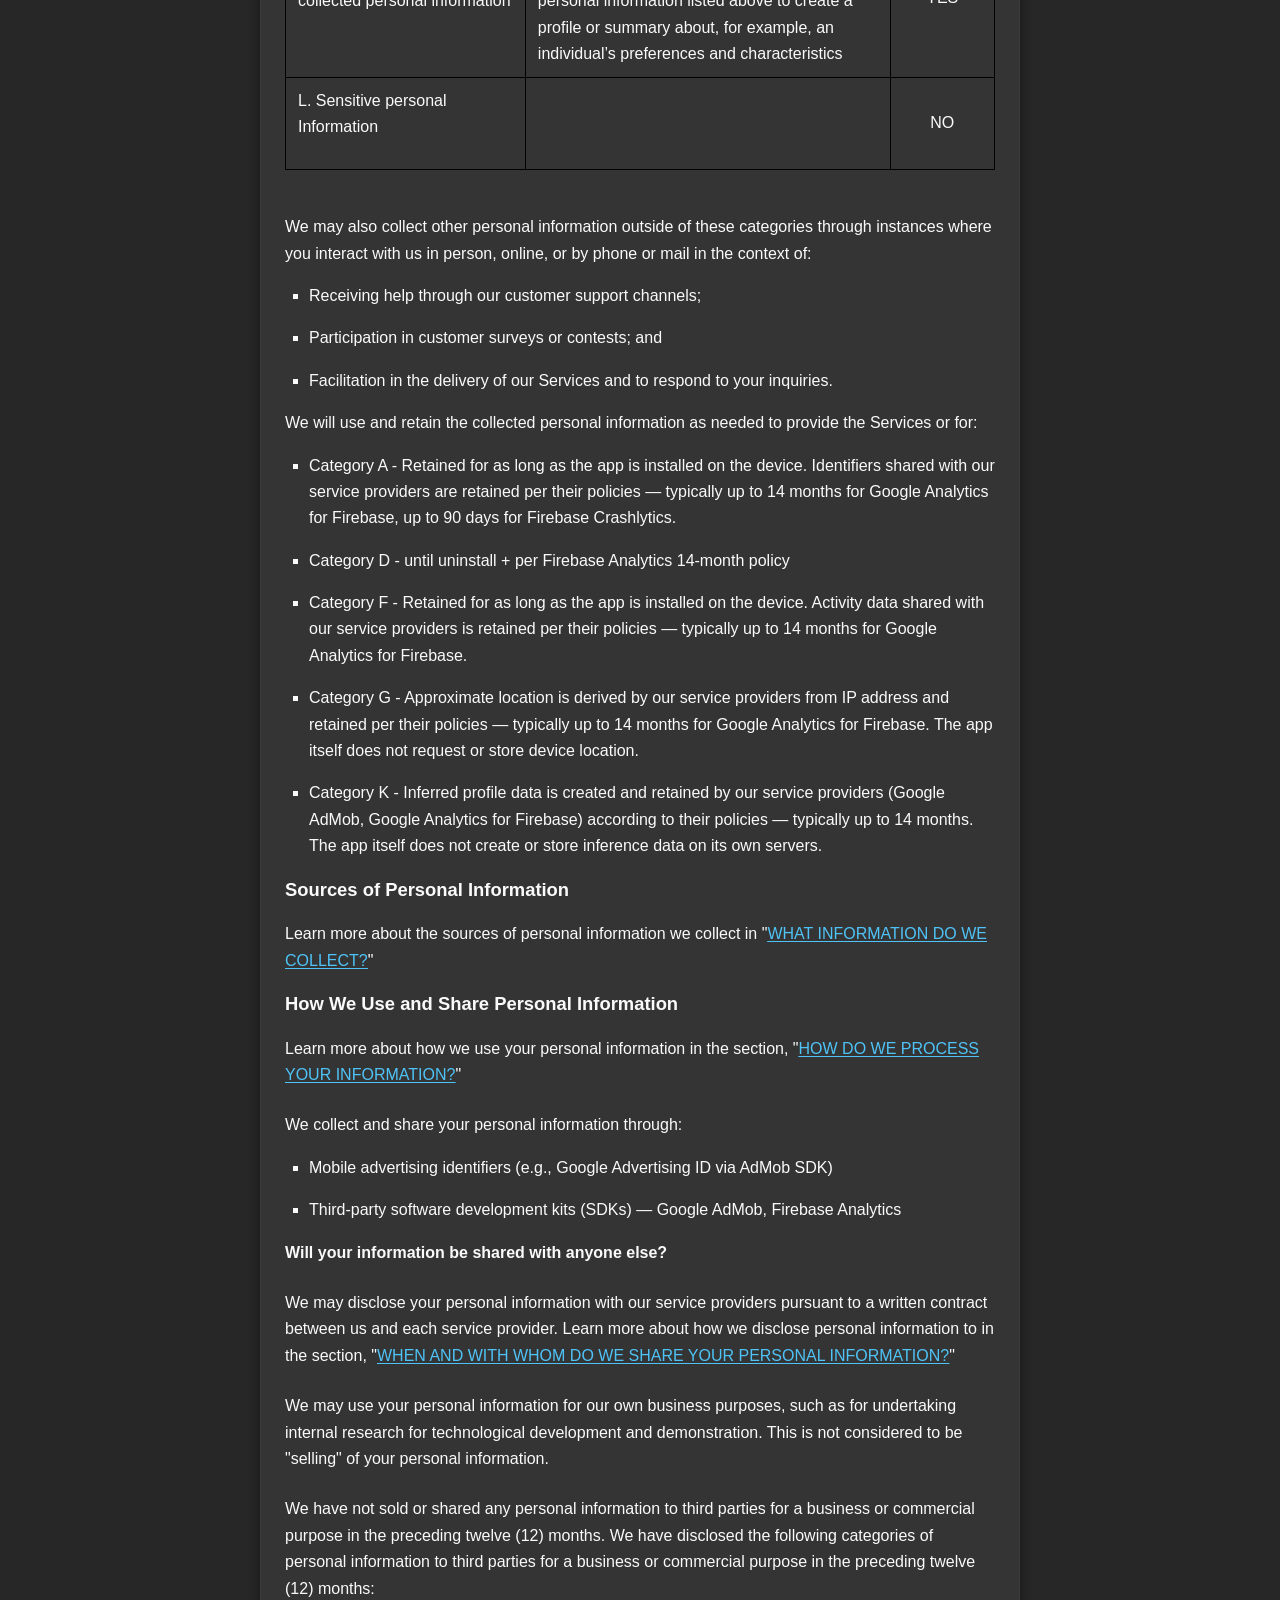
<file: privacy.html>
<!DOCTYPE html>
<html lang="en">
<head>
<meta charset="UTF-8">
<meta name="viewport" content="width=device-width, initial-scale=1.0">
<title>Privacy Policy &mdash; Touch Recorder</title>
<link rel="stylesheet" href="legal-style.css">
<link rel="icon" type="image/png" sizes="512x512" href="play_store_512.png">
<link rel="apple-touch-icon" href="play_store_512.png">
<meta name="theme-color" content="#272727">
<meta name="color-scheme" content="dark">
<meta name="description" content="Privacy Policy for the Touch Recorder Android app by J&amp;H Apps.">
<link rel="canonical" href="https://jhapps.github.io/touch-recorder/privacy.html">
<meta property="og:type" content="article">
<meta property="og:title" content="Privacy Policy &mdash; Touch Recorder">
<meta property="og:description" content="Privacy Policy for the Touch Recorder Android app by J&amp;H Apps.">
<meta property="og:image" content="https://jhapps.github.io/touch-recorder/touch-recorder-banner.png">
<meta property="og:image:width" content="1080">
<meta property="og:image:height" content="1920">
<meta property="og:image:alt" content="Touch Recorder — Replay forever, record once. Auto-tap demo screen.">
<meta property="og:image:type" content="image/png">
<meta property="og:url" content="https://jhapps.github.io/touch-recorder/privacy.html">
<meta property="og:site_name" content="Touch Recorder">
<meta property="og:locale" content="en_US">
<meta name="twitter:card" content="summary_large_image">
<meta name="twitter:title" content="Privacy Policy &mdash; Touch Recorder">
<meta name="twitter:description" content="Privacy Policy for Touch Recorder.">
<meta name="twitter:image" content="https://jhapps.github.io/touch-recorder/touch-recorder-banner.png">
<meta name="twitter:image:alt" content="Touch Recorder — Replay forever, record once. Auto-tap demo screen.">
</head>
<body>
<header class="tr-navbar" role="banner">
  <a class="tr-brand" href="index.html">
    <img src="play_store_512.png" alt="" width="28" height="28">
    <span><span class="tr-brand-blue">Touch</span> <span class="tr-brand-red">Recorder</span></span>
  </a>
  <a class="tr-back" href="index.html" aria-label="Back to home">
    <span aria-hidden="true">&lsaquo;</span>
    <span>Back</span>
  </a>
</header>
<main class="tr-container">

<style>
  [data-custom-class='body'], [data-custom-class='body'] * {
          background: transparent !important;
        }
[data-custom-class='title'], [data-custom-class='title'] * {
          font-family: Arial !important;
font-size: 26px !important;
color: #000000 !important;
        }
[data-custom-class='subtitle'], [data-custom-class='subtitle'] * {
          font-family: Arial !important;
color: #595959 !important;
font-size: 14px !important;
        }
[data-custom-class='heading_1'], [data-custom-class='heading_1'] * {
          font-family: Arial !important;
font-size: 19px !important;
color: #000000 !important;
        }
[data-custom-class='heading_2'], [data-custom-class='heading_2'] * {
          font-family: Arial !important;
font-size: 17px !important;
color: #000000 !important;
        }
[data-custom-class='body_text'], [data-custom-class='body_text'] * {
          color: #595959 !important;
font-size: 14px !important;
font-family: Arial !important;
        }
[data-custom-class='link'], [data-custom-class='link'] * {
          color: #3030F1 !important;
font-size: 14px !important;
font-family: Arial !important;
word-break: break-word !important;
        }
</style>
      <span style="display: block;margin: 0 auto 3.125rem;width: 11.125rem;height: 2.375rem;background: url([data-uri]) center no-repeat;"></span>

      <div data-custom-class="body">
      <div><strong><span style="font-size: 26px;"><span data-custom-class="title"><bdt class="block-component"></bdt><bdt class="question"><h1>PRIVACY POLICY</h1></bdt><bdt class="statement-end-if-in-editor"></bdt></span></span></strong></div><div><span style="color: rgb(127, 127, 127);"><strong><span style="font-size: 15px;"><span data-custom-class="subtitle">Last updated <bdt class="question">May 11, 2026</bdt></span></span></strong></span></div><div><br></div><div><br></div><div><br></div><div style="line-height: 1.5;"><span style="color: rgb(127, 127, 127);"><span style="color: rgb(89, 89, 89); font-size: 15px;"><span data-custom-class="body_text">This Privacy Notice for <bdt class="question noTranslate">James Carl Yap</bdt><bdt class="block-component"> (doing business as <bdt class="question noTranslate">J&H Apps</bdt>)<bdt class="statement-end-if-in-editor"></bdt></bdt> (<bdt class="block-component"></bdt>"<strong>we</strong>," "<strong>us</strong>," or "<strong>our</strong>"<bdt class="statement-end-if-in-editor"></bdt></span><span data-custom-class="body_text">), describes how and why we might access, collect, store, use, and/or share (<bdt class="block-component"></bdt>"<strong>process</strong>"<bdt class="statement-end-if-in-editor"></bdt>) your personal information when you use our services (<bdt class="block-component"></bdt>"<strong>Services</strong>"<bdt class="statement-end-if-in-editor"></bdt>), including when you:</span></span></span><span style="font-size: 15px;"><span style="color: rgb(127, 127, 127);"><span data-custom-class="body_text"><span style="color: rgb(89, 89, 89);"><span data-custom-class="body_text"><bdt class="block-component"></bdt></span></span></span></span></span></span></span></span></li></ul><div><bdt class="block-component"><span style="font-size: 15px;"><span style="font-size: 15px;"><span style="color: rgb(127, 127, 127);"><span data-custom-class="body_text"><span style="color: rgb(89, 89, 89);"><span data-custom-class="body_text"><bdt class="block-component"></bdt></span></span></span></span></span></span></bdt></div><ul><li data-custom-class="body_text" style="line-height: 1.5;"><span style="font-size: 15px; color: rgb(89, 89, 89);"><span style="font-size: 15px; color: rgb(89, 89, 89);"><span data-custom-class="body_text">Download and use<bdt class="block-component"></bdt> our mobile application<bdt class="block-component"></bdt> (<bdt class="question noTranslate"> Touch Recorder)<span style="font-size: 15px; color: rgb(89, 89, 89);"><span style="font-size: 15px; color: rgb(89, 89, 89);"><span data-custom-class="body_text"><span style="font-size: 15px;"><span style="color: rgb(89, 89, 89);"><span data-custom-class="body_text"><span style="font-size: 15px;"><span style="color: rgb(89, 89, 89);"><bdt class="statement-end-if-in-editor">,</bdt></span></span></span></span></span></span></span></span></bdt></span><span data-custom-class="body_text"><span style="font-size: 15px;"><span style="color: rgb(89, 89, 89);"><span data-custom-class="body_text"><span style="font-size: 15px;"><span style="color: rgb(89, 89, 89);"><bdt class="statement-end-if-in-editor"><bdt class="block-component"> or any other application of ours that links to this Privacy Notice</bdt></bdt></span></span></span></span></span></span></span></span></li></ul><div style="line-height: 1.5;"><bdt class="block-component"><span style="font-size: 15px;"></span></bdt></li></ul><div style="line-height: 1.5;"><span style="font-size: 15px;"><span style="color: rgb(127, 127, 127);"><span data-custom-class="body_text"><span style="color: rgb(89, 89, 89);"><span data-custom-class="body_text"><bdt class="block-component"></bdt></span></span></span></span></span></div><ul><li data-custom-class="body_text" style="line-height: 1.5;"><span style="font-size: 15px; color: rgb(89, 89, 89);"><span style="font-size: 15px; color: rgb(89, 89, 89);"><span data-custom-class="body_text">Engage with us in other related ways, including any marketing or events<span style="font-size: 15px;"><span style="color: rgb(89, 89, 89);"><span data-custom-class="body_text"><span style="font-size: 15px;"><span style="color: rgb(89, 89, 89);"><bdt class="statement-end-if-in-editor"></bdt></span></span></span></span></span></span></span></span></li></ul><div style="line-height: 1.5;"><span style="font-size: 15px;"><span style="color: rgb(127, 127, 127);"><span data-custom-class="body_text"><strong>Questions or concerns? </strong>Reading this Privacy Notice will help you understand your privacy rights and choices. We are responsible for making decisions about how your personal information is processed. If you do not agree with our policies and practices, please do not use our Services.<bdt class="block-component"></bdt> If you still have any questions or concerns, please contact us at <bdt class="question noTranslate"><a target="_blank" data-custom-class="link" href="mailto:jhapps.touchrepeat@gmail.com">jhapps.touchrepeat@gmail.com</a></bdt>.</span></span></span></div><div style="line-height: 1.5;"><br></div><div style="line-height: 1.5;"><br></div><div style="line-height: 1.5;"><strong><span style="font-size: 15px;"><span data-custom-class="heading_1"><h2>SUMMARY OF KEY POINTS</h2></span></span></strong></div><div style="line-height: 1.5;"><span style="font-size: 15px;"><span data-custom-class="body_text"><strong><em>This summary provides key points from our Privacy Notice, but you can find out more details about any of these topics by clicking the link following each key point or by using our </em></strong></span></span><a data-custom-class="link" href="#toc"><span style="color: rgb(0, 58, 250); font-size: 15px;"><span data-custom-class="body_text"><strong><em>table of contents</em></strong></span></span></a><span style="font-size: 15px;"><span data-custom-class="body_text"><strong><em> below to find the section you are looking for.</em></strong></span></span></div><div style="line-height: 1.5;"><br></div><div style="line-height: 1.5;"><span style="font-size: 15px;"><span data-custom-class="body_text"><strong>What personal information do we process?</strong> When you visit, use, or navigate our Services, we may process personal information depending on how you interact with us and the Services, the choices you make, and the products and features you use. Learn more about </span></span><a data-custom-class="link" href="#personalinfo"><span style="color: rgb(0, 58, 250); font-size: 15px;"><span data-custom-class="body_text">personal information you disclose to us</span></span></a><span data-custom-class="body_text">.</span></div><div style="line-height: 1.5;"><br></div><div style="line-height: 1.5;"><span style="font-size: 15px;"><span data-custom-class="body_text"><strong>Do we process any sensitive personal information? </strong>Some of the information may be considered <bdt class="block-component"></bdt>"special" or "sensitive"<bdt class="statement-end-if-in-editor"></bdt> in certain jurisdictions, for example your racial or ethnic origins, sexual orientation, and religious beliefs. <bdt class="block-component"></bdt>We do not process sensitive personal information.<bdt class="else-block"></bdt></span></span></div><div style="line-height: 1.5;"><br></div><div style="line-height: 1.5;"><span style="font-size: 15px;"><span data-custom-class="body_text"><strong>Do we collect any information from third parties?</strong> <bdt class="block-component"></bdt>We do not collect any information from third parties.<bdt class="else-block"></bdt></span></span></div><div style="line-height: 1.5;"><br></div><div style="line-height: 1.5;"><span style="font-size: 15px;"><span data-custom-class="body_text"><strong>How do we process your information?</strong> We process your information to provide, improve, and administer our Services, communicate with you, for security and fraud prevention, and to comply with law. We may also process your information for other purposes with your consent. We process your information only when we have a valid legal reason to do so. Learn more about </span></span><a data-custom-class="link" href="#infouse"><span style="color: rgb(0, 58, 250); font-size: 15px;"><span data-custom-class="body_text">how we process your information</span></span></a><span data-custom-class="body_text">.</span></div><div style="line-height: 1.5;"><br></div><div style="line-height: 1.5;"><span style="font-size: 15px;"><span data-custom-class="body_text"><strong>In what situations and with which <bdt class="block-component"></bdt>types of <bdt class="statement-end-if-in-editor"></bdt>parties do we share personal information?</strong> We may share information in specific situations and with specific <bdt class="block-component"></bdt>categories of <bdt class="statement-end-if-in-editor"></bdt>third parties. Learn more about </span></span><a data-custom-class="link" href="#whoshare"><span style="color: rgb(0, 58, 250); font-size: 15px;"><span data-custom-class="body_text">when and with whom we share your personal information</span></span></a><span style="font-size: 15px;"><span data-custom-class="body_text">.<bdt class="block-component"></bdt></span></span></div><div style="line-height: 1.5;"><br></div><div style="line-height: 1.5;"><span style="font-size: 15px;"><span data-custom-class="body_text"><strong>How do we keep your information safe?</strong> We have adequate <bdt class="block-component"></bdt>organizational<bdt class="statement-end-if-in-editor"></bdt> and technical processes and procedures in place to protect your personal information. However, no electronic transmission over the internet or information storage technology can be guaranteed to be 100% secure, so we cannot promise or guarantee that hackers, cybercriminals, or other <bdt class="block-component"></bdt>unauthorized<bdt class="statement-end-if-in-editor"></bdt> third parties will not be able to defeat our security and improperly collect, access, steal, or modify your information. Learn more about </span></span><a data-custom-class="link" href="#infosafe"><span style="color: rgb(0, 58, 250); font-size: 15px;"><span data-custom-class="body_text">how we keep your information safe</span></span></a><span data-custom-class="body_text">.</span><span style="font-size: 15px;"><span data-custom-class="body_text"><bdt class="statement-end-if-in-editor"></bdt></span></span></div><div style="line-height: 1.5;"><br></div><div style="line-height: 1.5;"><span style="font-size: 15px;"><span data-custom-class="body_text"><strong>What are your rights?</strong> Depending on where you are located geographically, the applicable privacy law may mean you have certain rights regarding your personal information. Learn more about </span></span><a data-custom-class="link" href="#privacyrights"><span style="color: rgb(0, 58, 250); font-size: 15px;"><span data-custom-class="body_text">your privacy rights</span></span></a><span data-custom-class="body_text">.</span></div><div style="line-height: 1.5;"><br></div><div style="line-height: 1.5;"><span style="font-size: 15px;"><span data-custom-class="body_text"><strong>How do you exercise your rights?</strong> The easiest way to exercise your rights is by <bdt class="block-component"></bdt>visiting <span style="color: rgb(0, 58, 250);"><bdt class="question noTranslate"><a target="_blank" data-custom-class="link" href="mailto:jhapps.touchrepeat@gmail.com">jhapps.touchrepeat@gmail.com</a></bdt></span><bdt class="else-block"></bdt>, or by contacting us. We will consider and act upon any request in accordance with applicable data protection laws.</span></span></div><div style="line-height: 1.5;"><br></div><div style="line-height: 1.5;"><span style="font-size: 15px;"><span data-custom-class="body_text">Want to learn more about what we do with any information we collect? </span></span><a data-custom-class="link" href="#toc"><span style="color: rgb(0, 58, 250); font-size: 15px;"><span data-custom-class="body_text">Review the Privacy Notice in full</span></span></a><span style="font-size: 15px;"><span data-custom-class="body_text">.</span></span></div><div style="line-height: 1.5;"><br></div><div style="line-height: 1.5;"><br></div><div id="toc" style="line-height: 1.5;"><span style="font-size: 15px;"><span style="color: rgb(127, 127, 127);"><span style="color: rgb(0, 0, 0);"><strong><span data-custom-class="heading_1"><h2>TABLE OF CONTENTS</h2></span></strong></span></span></span></div><div style="line-height: 1.5;"><span style="font-size: 15px;"><a data-custom-class="link" href="#infocollect"><span style="color: rgb(0, 58, 250);">1. WHAT INFORMATION DO WE COLLECT?</span></a></span></div><div style="line-height: 1.5;"><span style="font-size: 15px;"><a data-custom-class="link" href="#infouse"><span style="color: rgb(0, 58, 250);">2. HOW DO WE PROCESS YOUR INFORMATION?<bdt class="block-component"></bdt></span></a></span></div><div style="line-height: 1.5;"><span style="font-size: 15px;"><a data-custom-class="link" href="#legalbases"><span style="color: rgb(0, 58, 250);">3. <span style="font-size: 15px;"><span style="color: rgb(0, 58, 250);">WHAT LEGAL BASES DO WE RELY ON TO PROCESS YOUR PERSONAL INFORMATION?</span></span><bdt class="statement-end-if-in-editor"></bdt></span></a></span></div><div style="line-height: 1.5;"><span style="font-size: 15px;"><span style="color: rgb(0, 58, 250);"><a data-custom-class="link" href="#whoshare">4. WHEN AND WITH WHOM DO WE SHARE YOUR PERSONAL INFORMATION?</a></span><span data-custom-class="body_text"><bdt class="block-component"></bdt></span></span></div><div style="line-height: 1.5;"><span style="color: rgb(0, 58, 250); font-size: 15px;"><a data-custom-class="link" href="#3pwebsites">5. WHAT IS OUR STANCE ON THIRD-PARTY WEBSITES?<bdt class="statement-end-if-in-editor"></bdt></a><span style="color: rgb(127, 127, 127);"><span style="color: rgb(89, 89, 89);"><span data-custom-class="body_text"><span style="color: rgb(89, 89, 89);"><bdt class="block-component"></bdt></span></span></span></span></span></div><div style="line-height: 1.5;"><span style="font-size: 15px;"><a data-custom-class="link" href="#cookies"><span style="color: rgb(0, 58, 250);">6. DO WE USE COOKIES AND OTHER TRACKING TECHNOLOGIES?</span></a><span style="color: rgb(127, 127, 127);"><span style="color: rgb(89, 89, 89);"><span data-custom-class="body_text"><span style="color: rgb(89, 89, 89);"><bdt class="statement-end-if-in-editor"></bdt></span></span></span></span><bdt class="block-component"></bdt></span></div><div style="line-height: 1.5;"><span style="font-size: 15px;"><span style="color: rgb(127, 127, 127);"><span style="color: rgb(89, 89, 89);"><span data-custom-class="body_text"><span style="color: rgb(89, 89, 89);"><span style="color: rgb(89, 89, 89);"><span style="color: rgb(89, 89, 89);"><bdt class="block-component"></bdt></span></span> <bdt class="block-component"></bdt></span></span></span></span></span></div><div style="line-height: 1.5;"><span style="font-size: 15px;"><a data-custom-class="link" href="#intltransfers"><span style="color: rgb(0, 58, 250);">7. IS YOUR INFORMATION TRANSFERRED INTERNATIONALLY?</span></a><span style="color: rgb(127, 127, 127);"><span style="color: rgb(89, 89, 89);"><span data-custom-class="body_text"><span style="color: rgb(89, 89, 89);"><bdt class="statement-end-if-in-editor"></bdt></span></span></span></span></span></div><div style="line-height: 1.5;"><span style="font-size: 15px;"><a data-custom-class="link" href="#inforetain"><span style="color: rgb(0, 58, 250);">8. HOW LONG DO WE KEEP YOUR INFORMATION?</span></a><span style="color: rgb(127, 127, 127);"><span style="color: rgb(89, 89, 89);"><span data-custom-class="body_text"><span style="color: rgb(89, 89, 89);"><span style="color: rgb(89, 89, 89);"><bdt class="block-component"></bdt></span></span></span></span></span></span></div><div style="line-height: 1.5;"><span style="font-size: 15px;"><a data-custom-class="link" href="#infosafe"><span style="color: rgb(0, 58, 250);">9. HOW DO WE KEEP YOUR INFORMATION SAFE?</span></a><span style="color: rgb(127, 127, 127);"><span style="color: rgb(89, 89, 89);"><span data-custom-class="body_text"><span style="color: rgb(89, 89, 89);"><bdt class="statement-end-if-in-editor"></bdt><bdt class="block-component"></bdt></span></span></span></span></span></div><div style="line-height: 1.5;"><span style="font-size: 15px;"><a data-custom-class="link" href="#infominors"><span style="color: rgb(0, 58, 250);">10. DO WE COLLECT INFORMATION FROM MINORS?</span></a><span style="color: rgb(127, 127, 127);"><span style="color: rgb(89, 89, 89);"><span data-custom-class="body_text"><span style="color: rgb(89, 89, 89);"><bdt class="statement-end-if-in-editor"></bdt></span></span></span></span></span></div><div style="line-height: 1.5;"><span style="font-size: 15px;"><span style="color: rgb(0, 58, 250);"><a data-custom-class="link" href="#privacyrights">11. WHAT ARE YOUR PRIVACY RIGHTS?</a></span></span></div><div style="line-height: 1.5;"><span style="font-size: 15px;"><a data-custom-class="link" href="#DNT"><span style="color: rgb(0, 58, 250);">12. CONTROLS FOR DO-NOT-TRACK FEATURES<bdt class="block-component"></bdt></span></a></span></div><div style="line-height: 1.5;"><span style="font-size: 15px;"><a data-custom-class="link" href="#uslaws"><span style="color: rgb(0, 58, 250);">13. DO UNITED STATES RESIDENTS HAVE SPECIFIC PRIVACY RIGHTS?</span></a></span><bdt class="block-component"><span style="font-size: 15px;"><span data-custom-class="body_text"></span></span></bdt></div><div style="line-height: 1.5;"><a data-custom-class="link" href="#otherlaws"><span style="color: rgb(0, 58, 250); font-size: 15px;">14. DO OTHER REGIONS HAVE SPECIFIC PRIVACY RIGHTS?</span></a><span style="font-size: 15px;"><bdt class="statement-end-if-in-editor"><span data-custom-class="body_text"></span></bdt></span></div><div style="line-height: 1.5;"><bdt class="block-component"><span style="font-size: 15px;"></span></bdt></div><div style="line-height: 1.5;"><span style="color: rgb(0, 58, 250); font-size: 15px;"><a data-custom-class="link" href="#clausea">15. ACCESSIBILITY SERVICE & ON-DEVICE RECORDING</a><bdt class="statement-end-if-in-editor"></bdt><bdt class="block-component"></bdt><bdt class="block-component"></bdt><bdt class="block-component"></bdt><bdt class="block-component"></bdt><bdt class="block-component"></bdt><bdt class="block-component"></bdt><bdt class="block-component"></bdt><bdt class="block-component"></bdt><bdt class="block-component"></span></bdt></div><div style="line-height: 1.5;"><span style="font-size: 15px;"><a data-custom-class="link" href="#policyupdates"><span style="color: rgb(0, 58, 250);">16. DO WE MAKE UPDATES TO THIS NOTICE?</span></a></span></div><div style="line-height: 1.5;"><a data-custom-class="link" href="#contact"><span style="color: rgb(0, 58, 250); font-size: 15px;">17. HOW CAN YOU CONTACT US ABOUT THIS NOTICE?</span></a></div><div style="line-height: 1.5;"><a data-custom-class="link" href="#request"><span style="color: rgb(0, 58, 250);">18. HOW CAN YOU REVIEW, UPDATE, OR DELETE THE DATA WE COLLECT FROM YOU?</span></a></div><div style="line-height: 1.5;"><br></div><div style="line-height: 1.5;"><br></div><div id="infocollect" style="line-height: 1.5;"><span style="color: rgb(0, 0, 0);"><span style="color: rgb(0, 0, 0); font-size: 15px;"><span style="font-size: 15px; color: rgb(0, 0, 0);"><span style="font-size: 15px; color: rgb(0, 0, 0);"><span id="control" style="color: rgb(0, 0, 0);"><strong><span data-custom-class="heading_1"><h2>1. WHAT INFORMATION DO WE COLLECT?</h2></span></strong></span></span></span></span></span><span data-custom-class="heading_2" id="personalinfo" style="color: rgb(0, 0, 0);"><span style="font-size: 15px;"><strong><h3>Personal information you disclose to us</h3></strong></span></span><span style="color: rgb(127, 127, 127);"><span style="color: rgb(89, 89, 89); font-size: 15px;"><span data-custom-class="body_text"><span style="font-size: 15px; color: rgb(89, 89, 89);"><span style="font-size: 15px; color: rgb(89, 89, 89);"><span data-custom-class="body_text"><strong><em>In Short:</em></strong></span></span></span></span><span data-custom-class="body_text"><span style="font-size: 15px; color: rgb(89, 89, 89);"><span style="font-size: 15px; color: rgb(89, 89, 89);"><span data-custom-class="body_text"><strong><em> </em></strong><em>We collect personal information that you provide to us.</em></span></span></span></span></span></span></div><div style="line-height: 1.5;"><br></div><div style="line-height: 1.5;"><span style="font-size: 15px; color: rgb(89, 89, 89);"><span style="font-size: 15px; color: rgb(89, 89, 89);"><span data-custom-class="body_text">We collect personal information that you voluntarily provide to us when you <span style="font-size: 15px;"><bdt class="block-component"></bdt></span></span><span data-custom-class="body_text">express an interest in obtaining information about us or our products and Services, when you participate in activities on the Services, or otherwise when you contact us.</span></span></span></span></div><div style="line-height: 1.5;"><br></div><div style="line-height: 1.5;"><span style="font-size: 15px; color: rgb(89, 89, 89);"><span style="font-size: 15px; color: rgb(89, 89, 89);"><span data-custom-class="body_text"><span style="font-size: 15px;"><bdt class="block-component"></bdt></span></span></span></span></span></div><div id="sensitiveinfo" style="line-height: 1.5;"><span style="font-size: 15px;"><span data-custom-class="body_text"><strong>Sensitive Information.</strong> <bdt class="block-component"></bdt>We do not process sensitive information.</span></span></div><div style="line-height: 1.5;"><br></div><div style="line-height: 1.5;"><span style="font-size: 15px;"><span data-custom-class="body_text"><bdt class="else-block"></bdt></span></span><span style="font-size: 15px; color: rgb(89, 89, 89);"><span style="font-size: 15px; color: rgb(89, 89, 89);"><span data-custom-class="body_text"><span style="font-size: 15px;"><span data-custom-class="body_text"><bdt class="block-component"></bdt></span></span></span></span></span></div><div style="line-height: 1.5;"><span style="font-size: 15px; color: rgb(89, 89, 89);"><span style="font-size: 15px; color: rgb(89, 89, 89);"><span data-custom-class="body_text"><strong>Payment Data.</strong> We may collect data necessary to process your payment if you choose to make purchases, such as your payment instrument number, and the security code associated with your payment instrument. All payment data is handled and stored by<bdt class="forloop-component"></bdt><span style="font-size: 15px; color: rgb(89, 89, 89);"><span style="font-size: 15px; color: rgb(89, 89, 89);"><span data-custom-class="body_text"><span style="font-size: 15px;"><span data-custom-class="body_text"><bdt class="block-component"></bdt></span></span></span></span></span> <bdt class="question noTranslate"> Google Play Billing</bdt><span style="font-size: 15px; color: rgb(89, 89, 89);"><span style="font-size: 15px; color: rgb(89, 89, 89);"><span data-custom-class="body_text"><span style="font-size: 15px; color: rgb(89, 89, 89);"><span style="font-size: 15px; color: rgb(89, 89, 89);"><span data-custom-class="body_text"><span style="font-size: 15px;"><span data-custom-class="body_text"><bdt class="block-component"></bdt></span></span></span><span data-custom-class="body_text"><span style="font-size: 15px;"><span style="color: rgb(89, 89, 89);"><span data-custom-class="body_text"><span style="font-size: 15px;"><span style="color: rgb(89, 89, 89);"><span data-custom-class="body_text"><span style="color: rgb(89, 89, 89);"><span style="font-size: 15px;"><span data-custom-class="body_text"><bdt class="forloop-component"></bdt></span></span></span></span></span></span></span></span></span></span></span></span>. You may find their privacy notice link(s) here:<span style="font-size: 15px; color: rgb(89, 89, 89);"><span style="font-size: 15px; color: rgb(89, 89, 89);"><span data-custom-class="body_text"><bdt class="forloop-component"></bdt><span style="font-size: 15px; color: rgb(89, 89, 89);"><span style="font-size: 15px; color: rgb(89, 89, 89);"><span data-custom-class="body_text"><span style="font-size: 15px;"><span data-custom-class="body_text"><bdt class="block-component"></bdt></span></span></span></span></span></span></span></span> <span style="color: rgb(0, 58, 250);"><bdt class="question noTranslate"><a target="_blank" data-custom-class="link" href="https://policies.google.com/privacy">https://policies.google.com/privacy</a></bdt></span><span style="font-size: 15px; color: rgb(89, 89, 89);"><span style="font-size: 15px; color: rgb(89, 89, 89);"><span data-custom-class="body_text"><span style="font-size: 15px; color: rgb(89, 89, 89);"><span style="font-size: 15px; color: rgb(89, 89, 89);"><span data-custom-class="body_text"><span style="font-size: 15px; color: rgb(89, 89, 89);"><span style="font-size: 15px; color: rgb(89, 89, 89);"><span data-custom-class="body_text"><span style="font-size: 15px;"><span data-custom-class="body_text"><bdt class="block-component"></bdt></span></span></span></span></span></span></span></span><bdt class="forloop-component"></bdt><span style="font-size: 15px;"><span data-custom-class="body_text">.<bdt class="block-component"></bdt></span></span></span></span></span></div><div style="line-height: 1.5;"><br></div><div style="line-height: 1.5;"><span style="font-size: 15px; color: rgb(89, 89, 89);"><span style="font-size: 15px; color: rgb(89, 89, 89);"><span data-custom-class="body_text"><span style="font-size: 15px;"><span data-custom-class="body_text"><bdt class="statement-end-if-in-editor"><bdt class="block-component"></bdt></bdt></span></span></span></span><bdt class="block-component"><bdt class="block-component"></bdt></bdt></div><div style="line-height: 1.5;"><span data-custom-class="body_text"><span style="font-size: 15px;"><strong>Application Data.</strong> If you use our application(s), we also may collect the following information if you choose to provide us with access or permission:<bdt class="block-component"></bdt></span></span></li></ul><div style="line-height: 1.5;"><bdt class="block-component"><span style="font-size: 15px;"><span data-custom-class="body_text"></bdt></span></span></li></ul><div style="line-height: 1.5;"><bdt class="block-component"><span style="font-size: 15px;"><span data-custom-class="body_text"></span></span></bdt></div><ul><li data-custom-class="body_text" style="line-height: 1.5;"><span style="font-size: 15px;"><span data-custom-class="body_text"><em>Mobile Device Data.</em> We automatically collect device information (such as your mobile device ID, model, and manufacturer), operating system, version information and system configuration information, device and application identification numbers, browser type and version, hardware model Internet service provider and/or mobile carrier, and Internet Protocol (IP) address (or proxy server). If you are using our application(s), we may also collect information about the phone network associated with your mobile device, your mobile device’s operating system or platform, the type of mobile device you use, your mobile device’s unique device ID, and information about the features of our application(s) you accessed.<bdt class="statement-end-if-in-editor"></bdt></span></span></li></ul><div style="line-height: 1.5;"><bdt class="block-component"><span style="font-size: 15px;"><span data-custom-class="body_text"></bdt></span></span></li></ul><div style="line-height: 1.5;"><span style="font-size: 15px;"><span data-custom-class="body_text">This information is primarily needed to maintain the security and operation of our application(s), for troubleshooting, and for our internal analytics and reporting purposes.</span></span></div><div style="line-height: 1.5;"><br></div><div style="line-height: 1.5;"><bdt class="statement-end-if-in-editor"><span style="font-size: 15px;"><span data-custom-class="body_text"></span></span></bdt></div><div style="line-height: 1.5;"><span style="font-size: 15px; color: rgb(89, 89, 89);"><span style="font-size: 15px; color: rgb(89, 89, 89);"><span data-custom-class="body_text">All personal information that you provide to us must be true, complete, and accurate, and you must notify us of any changes to such personal information.</span></span></span></div><div style="line-height: 1.5;"><span style="font-size: 15px; color: rgb(89, 89, 89);"><span style="font-size: 15px; color: rgb(89, 89, 89);"><span data-custom-class="body_text"><bdt class="block-component"></bdt></span></span></span><span data-custom-class="heading_2" style="color: rgb(0, 0, 0);"><span style="font-size: 15px;"><strong><h3>Information automatically collected</h3></strong></span></span><span style="color: rgb(127, 127, 127);"><span style="color: rgb(89, 89, 89); font-size: 15px;"><span data-custom-class="body_text"><span style="font-size: 15px; color: rgb(89, 89, 89);"><span style="font-size: 15px; color: rgb(89, 89, 89);"><span data-custom-class="body_text"><strong><em>In Short:</em></strong></span></span></span></span><span data-custom-class="body_text"><span style="font-size: 15px; color: rgb(89, 89, 89);"><span style="font-size: 15px; color: rgb(89, 89, 89);"><span data-custom-class="body_text"><strong><em> </em></strong><em>Some information — such as your Internet Protocol (IP) address and/or browser and device characteristics — is collected automatically when you visit our Services.</em></span></span></span></span></span></span></div><div style="line-height: 1.5;"><br></div><div style="line-height: 1.5;"><span style="font-size: 15px; color: rgb(89, 89, 89);"><span style="font-size: 15px; color: rgb(89, 89, 89);"><span data-custom-class="body_text">We automatically collect certain information when you visit, use, or navigate the Services. This information does not reveal your specific identity (like your name or contact information) but may include device and usage information, such as your IP address, browser and device characteristics, operating system, language preferences, referring URLs, device name, country, location, information about how and when you use our Services, and other technical information. This information is primarily needed to maintain the security and operation of our Services, and for our internal analytics and reporting purposes.</span></span></span></div><div style="line-height: 1.5;"><br></div><div style="line-height: 1.5;"><span style="font-size: 15px; color: rgb(89, 89, 89);"><span style="font-size: 15px; color: rgb(89, 89, 89);"><span data-custom-class="body_text"><bdt class="block-component"></span></bdt></span><span data-custom-class="body_text"><bdt class="block-component"></bdt></span></span></span></div><div style="line-height: 1.5;"><span style="font-size: 15px; color: rgb(89, 89, 89);"><span style="font-size: 15px; color: rgb(89, 89, 89);"><span data-custom-class="body_text">The information we collect includes:<bdt class="block-component"></bdt></span></span></span></div><ul><li data-custom-class="body_text" style="line-height: 1.5;"><span style="font-size: 15px; color: rgb(89, 89, 89);"><span style="font-size: 15px; color: rgb(89, 89, 89);"><span data-custom-class="body_text"><em>Log and Usage Data.</em> Log and usage data is service-related, diagnostic, usage, and performance information our servers automatically collect when you access or use our Services and which we record in log files. Depending on how you interact with us, this log data may include your IP address, device information, browser type, and settings and information about your activity in the Services<span style="font-size: 15px;"> </span>(such as the date/time stamps associated with your usage, pages and files viewed, searches, and other actions you take such as which features you use), device event information (such as system activity, error reports (sometimes called <bdt class="block-component"></bdt>"crash dumps"<bdt class="statement-end-if-in-editor"></bdt>), and hardware settings).<span style="font-size: 15px;"><span style="color: rgb(89, 89, 89);"><span data-custom-class="body_text"><span style="font-size: 15px;"><span style="color: rgb(89, 89, 89);"><bdt class="statement-end-if-in-editor"></bdt></span></span></span></span></span></span></span></span></li></ul><div style="line-height: 1.5;"><bdt class="block-component"><span style="font-size: 15px;"><span data-custom-class="body_text"></span></span></bdt></div><ul><li data-custom-class="body_text" style="line-height: 1.5;"><span style="font-size: 15px; color: rgb(89, 89, 89);"><span style="font-size: 15px; color: rgb(89, 89, 89);"><span data-custom-class="body_text"><em>Device Data.</em> We collect device data such as information about your computer, phone, tablet, or other device you use to access the Services. Depending on the device used, this device data may include information such as your IP address (or proxy server), device and application identification numbers, location, browser type, hardware model, Internet service provider and/or mobile carrier, operating system, and system configuration information.<span style="font-size: 15px;"><span style="color: rgb(89, 89, 89);"><span data-custom-class="body_text"><span style="font-size: 15px;"><span style="color: rgb(89, 89, 89);"><bdt class="statement-end-if-in-editor"></bdt></span></span></span></span></span></span></span></span></li></ul><div style="line-height: 1.5;"><bdt class="block-component"><span style="font-size: 15px;"><span data-custom-class="body_text"></span></span></bdt></div><ul><li data-custom-class="body_text" style="line-height: 1.5;"><span style="font-size: 15px; color: rgb(89, 89, 89);"><span style="font-size: 15px; color: rgb(89, 89, 89);"><span data-custom-class="body_text"><em>Location Data.</em> We collect location data such as information about your device's location, which can be either precise or imprecise. How much information we collect depends on the type and settings of the device you use to access the Services. For example, we may use GPS and other technologies to collect geolocation data that tells us your current location (based on your IP address). You can opt out of allowing us to collect this information either by refusing access to the information or by disabling your Location setting on your device. However, if you choose to opt out, you may not be able to use certain aspects of the Services.<span style="font-size: 15px;"><span style="color: rgb(89, 89, 89);"><span data-custom-class="body_text"><span style="font-size: 15px;"><span style="color: rgb(89, 89, 89);"><bdt class="statement-end-if-in-editor"></bdt></span></span></span></span></span></span></span></span></li></ul><div><bdt class="block-component"><span style="font-size: 15px;"></bdt></bdt><bdt class="statement-end-if-in-editor"></bdt></bdt></span></span></span><bdt class="block-component"><span style="font-size: 15px;"></span></bdt></div><div style="line-height: 1.5;"><span style="font-size: 15px;"><strong><span data-custom-class="heading_2"><h3>Google API</h3></span></strong><span data-custom-class="body_text">Our use of information received from Google APIs will adhere to </span></span><a data-custom-class="link" href="https://developers.google.com/terms/api-services-user-data-policy" rel="noopener noreferrer" target="_blank"><span style="color: rgb(0, 58, 250); font-size: 15px;"><span data-custom-class="body_text">Google API Services User Data Policy</span></span></a><span style="font-size: 15px;"><span data-custom-class="body_text">, including the </span></span><a data-custom-class="link" href="https://developers.google.com/terms/api-services-user-data-policy#limited-use" rel="noopener noreferrer" target="_blank"><span style="color: rgb(0, 58, 250); font-size: 15px;"><span data-custom-class="body_text">Limited Use requirements</span></span></a><span style="font-size: 15px;"><span data-custom-class="body_text">.</span> <br></span></div><div><span style="font-size: 15px;"><br></span></div><div style="line-height: 1.5;"><bdt class="statement-end-if-in-editor"><span style="font-size: 15px;"></span></bdt><span style="font-size: 15px; color: rgb(89, 89, 89);"><span style="font-size: 15px; color: rgb(89, 89, 89);"><span data-custom-class="body_text"><span style="color: rgb(89, 89, 89); font-size: 15px;"><span data-custom-class="body_text"><span style="color: rgb(89, 89, 89); font-size: 15px;"><span data-custom-class="body_text"><bdt class="statement-end-if-in-editor"><bdt class="block-component"></bdt></bdt></span></span></span></span></bdt></span></span></span></span></span></span></span></span><span style="font-size: 15px;"><span data-custom-class="body_text"><bdt class="block-component"></bdt></span></span></div><div style="line-height: 1.5;"><br></div><div id="infouse" style="line-height: 1.5;"><span style="color: rgb(127, 127, 127);"><span style="color: rgb(89, 89, 89); font-size: 15px;"><span style="font-size: 15px; color: rgb(89, 89, 89);"><span style="font-size: 15px; color: rgb(89, 89, 89);"><span id="control" style="color: rgb(0, 0, 0);"><strong><span data-custom-class="heading_1"><h2>2. HOW DO WE PROCESS YOUR INFORMATION?</h2></span></strong></span></span></span><span data-custom-class="body_text"><span style="font-size: 15px; color: rgb(89, 89, 89);"><span style="font-size: 15px; color: rgb(89, 89, 89);"><span data-custom-class="body_text"><strong><em>In Short: </em></strong><em>We process your information to provide, improve, and administer our Services, communicate with you, for security and fraud prevention, and to comply with law.<bdt class="block-component"></bdt> We process the personal information for the following purposes listed below.<bdt class="statement-end-if-in-editor"></bdt> We may also process your information for other purposes <bdt class="block-component"></bdt>only with your prior explicit<bdt class="else-block"></bdt> consent.</em></span></span></span></span></span></span></div><div style="line-height: 1.5;"><br></div><div style="line-height: 1.5;"><span style="font-size: 15px; color: rgb(89, 89, 89);"><span style="font-size: 15px; color: rgb(89, 89, 89);"><span data-custom-class="body_text"><strong>We process your personal information for a variety of reasons, depending on how you interact with our Services, including:</strong><bdt class="block-component"></bdt></span></span></span></span></span></span></span></span></span></span></span></span></li></ul><div style="line-height: 1.5;"><span style="font-size: 15px; color: rgb(89, 89, 89);"><span style="font-size: 15px; color: rgb(89, 89, 89);"><span data-custom-class="body_text"><bdt class="block-component"></bdt></span></span></span></span></span></span></span></span></span></span></span></span></span></span></span></li></ul><div style="line-height: 1.5;"><span style="font-size: 15px; color: rgb(89, 89, 89);"><span style="font-size: 15px; color: rgb(89, 89, 89);"><span data-custom-class="body_text"><bdt class="block-component"></bdt></span></span></span></div><ul><li data-custom-class="body_text" style="line-height: 1.5;"><span style="font-size: 15px; color: rgb(89, 89, 89);"><span style="font-size: 15px; color: rgb(89, 89, 89);"><span data-custom-class="body_text"><strong>To deliver and facilitate delivery of services to the user. </strong>We may process your information to provide you with the requested service.<span style="font-size: 15px;"><span style="color: rgb(89, 89, 89);"><span data-custom-class="body_text"><span style="font-size: 15px; color: rgb(89, 89, 89);"><span style="font-size: 15px; color: rgb(89, 89, 89);"><span data-custom-class="body_text"><span style="font-size: 15px; color: rgb(89, 89, 89);"><span style="font-size: 15px; color: rgb(89, 89, 89);"><span data-custom-class="body_text"><span style="font-size: 15px; color: rgb(89, 89, 89);"><span style="font-size: 15px; color: rgb(89, 89, 89);"><span data-custom-class="body_text"><span style="font-size: 15px;"><span style="color: rgb(89, 89, 89);"><span data-custom-class="body_text"><span style="font-size: 15px;"><span style="color: rgb(89, 89, 89);"><span data-custom-class="body_text"><bdt class="statement-end-if-in-editor"></bdt></span></span></span></span></span></span></span></span></span></span></span></span></span></span></span></span></span></span></span></span></span></li></ul><div style="line-height: 1.5;"><span style="font-size: 15px; color: rgb(89, 89, 89);"><span style="font-size: 15px; color: rgb(89, 89, 89);"><span data-custom-class="body_text"><bdt class="block-component"></bdt></span></span></span></span></span></span></span></span></span></span></span></span></li></ul><div style="line-height: 1.5;"><span style="font-size: 15px; color: rgb(89, 89, 89);"><span style="font-size: 15px; color: rgb(89, 89, 89);"><span data-custom-class="body_text"><bdt class="block-component"></bdt></span></span></span></div><ul><li data-custom-class="body_text" style="line-height: 1.5;"><span style="font-size: 15px; color: rgb(89, 89, 89);"><span style="font-size: 15px; color: rgb(89, 89, 89);"><span data-custom-class="body_text"><strong>To respond to user inquiries/offer support to users. </strong>We may process your information to respond to your inquiries and solve any potential issues you might have with the requested service.<bdt class="statement-end-if-in-editor"></bdt></span></span></span></li></ul><div style="line-height: 1.5;"><bdt class="block-component"><span style="font-size: 15px;"></bdt></span></span></span></span></span></span></li></ul><div style="line-height: 1.5;"><bdt class="block-component"><span style="font-size: 15px;"></bdt></span></span></span></span></span></span></span></span></span></li></ul><div style="line-height: 1.5;"><bdt class="block-component"><span style="font-size: 15px;"></bdt></span></span></span></span></span></span></span></span></span></span></span></span></li></ul><div style="line-height: 1.5;"><bdt class="block-component"><span style="font-size: 15px;"><span data-custom-class="body_text"></span></span></bdt></div><ul><li data-custom-class="body_text" style="line-height: 1.5;"><span data-custom-class="body_text"><span style="font-size: 15px;"><strong>To <bdt class="block-component"></bdt>fulfill<bdt class="statement-end-if-in-editor"></bdt> and manage your orders.</strong> We may process your information to <bdt class="block-component"></bdt>fulfill<bdt class="statement-end-if-in-editor"></bdt> and manage your orders, payments, returns, and exchanges made through the Services.</span></span><bdt class="statement-end-if-in-editor"><span style="font-size: 15px;"><span data-custom-class="body_text"></span></span></bdt></li></ul><p style="font-size: 15px; line-height: 1.5;"><bdt class="block-component"><span style="font-size: 15px;"></bdt></span></span></span></span></span></span></span></span></span></span></span></li></ul><p style="font-size: 15px; line-height: 1.5;"><bdt class="block-component"><span style="font-size: 15px;"></bdt></span></span></span></span></span></span></span></span></span></span></span></li></ul><p style="font-size: 15px; line-height: 1.5;"><bdt class="block-component"></bdt></span></span></span></span></span></span></span></span></span></span></span></li></ul><p style="font-size: 15px; line-height: 1.5;"><bdt class="block-component"></bdt></span></span></span></span></span></span></span></span></span></span></span></li></ul><div style="line-height: 1.5;"><bdt class="block-component"><span style="font-size: 15px;"><span data-custom-class="body_text"></span></bdt></span></li></ul><div style="line-height: 1.5;"><bdt class="block-component"><span style="font-size: 15px;"></bdt></span></span></span></li></ul><div style="line-height: 1.5;"><bdt class="block-component"><span style="font-size: 15px;"></bdt></span></span></span></li></ul><div style="line-height: 1.5;"><span style="font-size: 15px;"><bdt class="block-component"><span data-custom-class="body_text"></span></bdt></span></div><ul><li data-custom-class="body_text" style="line-height: 1.5;"><span style="font-size: 15px;"><span data-custom-class="body_text"><strong>To deliver targeted advertising to you.</strong> We may process your information to develop and display <bdt class="block-component"></bdt>personalized<bdt class="statement-end-if-in-editor"></bdt> content and advertising tailored to your interests, location, and more.<bdt class="block-component"></bdt></span></span></li></ul><div style="line-height: 1.5;"><bdt class="block-component"><span style="font-size: 15px;"><span data-custom-class="body_text"></bdt></span></span></li></ul><div style="line-height: 1.5;"><bdt class="block-component"><span style="font-size: 15px;"><span data-custom-class="body_text"></span></span></bdt></li></ul><div style="line-height: 1.5;"><bdt class="block-component"><span style="font-size: 15px;"><span data-custom-class="body_text"></span></span></bdt></div><ul><li data-custom-class="body_text" style="line-height: 1.5;"><span data-custom-class="body_text"><span style="font-size: 15px;"><strong>To protect our Services.</strong> We may process your information as part of our efforts to keep our Services safe and secure, including fraud monitoring and prevention.</span></span><bdt class="statement-end-if-in-editor"><span style="font-size: 15px;"><span data-custom-class="body_text"></span></span></bdt></li></ul><div style="line-height: 1.5;"><bdt class="block-component"><span style="font-size: 15px;"><span data-custom-class="body_text"></span></span></bdt></li></ul><div style="line-height: 1.5;"><bdt class="block-component"><span style="font-size: 15px;"><span data-custom-class="body_text"></span></span></bdt></li></ul><div style="line-height: 1.5;"><bdt class="block-component"><span style="font-size: 15px;"><span data-custom-class="body_text"></span></span></bdt></li></ul><div style="line-height: 1.5;"><bdt class="block-component"><span style="font-size: 15px;"><span data-custom-class="body_text"></span></span></bdt></div><ul><li data-custom-class="body_text" style="line-height: 1.5;"><span data-custom-class="body_text"><span style="font-size: 15px;"><strong>To identify usage trends.</strong> We may process information about how you use our Services to better understand how they are being used so we can improve them.</span></span><bdt class="statement-end-if-in-editor"><span style="font-size: 15px;"><span data-custom-class="body_text"></span></span></bdt></li></ul><div style="line-height: 1.5;"><bdt class="block-component"><span style="font-size: 15px;"><span data-custom-class="body_text"></bdt></span></span></li></ul><div style="line-height: 1.5;"><bdt class="block-component"><span style="font-size: 15px;"><span data-custom-class="body_text"></bdt></span></span></li></ul><div style="line-height: 1.5;"><bdt class="block-component"><span style="font-size: 15px;"><span data-custom-class="body_text"></bdt></span></span></li></ul><div style="line-height: 1.5;"><bdt class="block-component"><span style="font-size: 15px;"><span data-custom-class="body_text"></span></span></bdt></div><ul><li data-custom-class="body_text" style="line-height: 1.5;"><span data-custom-class="body_text"><span style="font-size: 15px;"><strong>To save or protect an individual's vital interest.</strong> We may process your information when necessary to save or protect an individual’s vital interest, such as to prevent harm.</span></span><bdt class="statement-end-if-in-editor"><span style="font-size: 15px;"><span data-custom-class="body_text"></span></span></bdt></li></ul><div style="line-height: 1.5;"><bdt class="block-component"><span style="font-size: 15px;"><span data-custom-class="body_text"></span></span></bdt><bdt class="block-component"><span style="font-size: 15px;"><span data-custom-class="body_text"></bdt></span></span><bdt class="block-component"><span style="font-size: 15px;"><span data-custom-class="body_text"></span></span></bdt><bdt class="block-component"><span style="font-size: 15px;"><span data-custom-class="body_text"></span></span></bdt></div><div style="line-height: 1.5;"><br></div><div id="legalbases" style="line-height: 1.5;"><strong><span style="font-size: 15px;"><span data-custom-class="heading_1"><h2>3. WHAT LEGAL BASES DO WE RELY ON TO PROCESS YOUR INFORMATION?</h2></span></span></strong><em><span style="font-size: 15px;"><span data-custom-class="body_text"><strong>In Short: </strong>We only process your personal information when we believe it is necessary and we have a valid legal reason (i.e.<bdt class="block-component"></bdt>,<bdt class="statement-end-if-in-editor"></bdt> legal basis) to do so under applicable law, like with your consent, to comply with laws, to provide you with services to enter into or <bdt class="block-component"></bdt>fulfill<bdt class="statement-end-if-in-editor"></bdt> our contractual obligations, to protect your rights, or to <bdt class="block-component"></bdt>fulfill<bdt class="statement-end-if-in-editor"></bdt> our legitimate business interests.</span></span></em></div><div style="line-height: 1.5;"><span style="font-size: 15px;"><span data-custom-class="body_text"><bdt class="block-component"></bdt></span><span data-custom-class="body_text"><bdt class="block-component"></bdt></span></span></div><div style="line-height: 1.5;"><br></div><div style="line-height: 1.5;"><em><span style="font-size: 15px;"><span data-custom-class="body_text"><strong><u>If you are located in the EU or UK, this section applies to you.</u></strong></span></span></em></div><div style="line-height: 1.5;"><br></div><div style="line-height: 1.5;"><span style="font-size: 15px;"><span data-custom-class="body_text"><bdt class="statement-end-if-in-editor"></bdt></span></span></div><div style="line-height: 1.5;"><span style="font-size: 15px;"><span data-custom-class="body_text">The General Data Protection Regulation (GDPR) and UK GDPR require us to explain the valid legal bases we rely on in order to process your personal information. As such, we may rely on the following legal bases to process your personal information:</span></span></div><ul><li data-custom-class="body_text" style="line-height: 1.5;"><span style="font-size: 15px;"><span data-custom-class="body_text"><strong>Consent. </strong>We may process your information if you have given us permission (i.e.<bdt class="block-component"></bdt>,<bdt class="statement-end-if-in-editor"></bdt> consent) to use your personal information for a specific purpose. You can withdraw your consent at any time. Learn more about </span></span><a data-custom-class="link" href="#withdrawconsent"><span style="color: rgb(0, 58, 250); font-size: 15px;"><span data-custom-class="body_text">withdrawing your consent</span></span></a><span data-custom-class="body_text">.</span></li></ul><div style="line-height: 1.5;"><bdt class="block-component"><span style="font-size: 15px;"><span data-custom-class="body_text"></span></span></bdt></div><ul><li data-custom-class="body_text" style="line-height: 1.5;"><span data-custom-class="body_text"><span style="font-size: 15px;"><strong>Performance of a Contract.</strong> We may process your personal information when we believe it is necessary to <bdt class="block-component"></bdt>fulfill<bdt class="statement-end-if-in-editor"></bdt> our contractual obligations to you, including providing our Services or at your request prior to entering into a contract with you.</span></span><bdt class="statement-end-if-in-editor"><span style="font-size: 15px;"><span data-custom-class="body_text"></span></span></bdt></li></ul><div style="line-height: 1.5;"><bdt class="block-component"><span style="font-size: 15px;"><span data-custom-class="body_text"></span></span></bdt></div><ul><li data-custom-class="body_text" style="line-height: 1.5;"><span data-custom-class="body_text"><span style="font-size: 15px;"><strong>Legitimate Interests.</strong> We may process your information when we believe it is reasonably necessary to achieve our legitimate business interests and those interests do not outweigh your interests and fundamental rights and freedoms. For example, we may process your personal information for some of the purposes described in order to:</span></span></li></ul><div style="line-height: 1.5;"><span data-custom-class="body_text"><span style="font-size: 15px;"><bdt class="block-component"></bdt></span></span></li></ul><div style="line-height: 1.5;"><span data-custom-class="body_text"><span style="font-size: 15px;"><bdt class="block-component"></bdt></span></span></div><ul style="margin-left: 40px;"><li data-custom-class="body_text" style="line-height: 1.5;"><span data-custom-class="body_text"><span style="font-size: 15px;">Develop and display <bdt class="block-component"></bdt>personalized<bdt class="statement-end-if-in-editor"></bdt> and relevant advertising content for our users<bdt class="statement-end-if-in-editor"></bdt></span></span></li></ul><div style="line-height: 1.5;"><span data-custom-class="body_text"><span style="font-size: 15px;"><bdt class="block-component"></bdt></span></span></div><ul style="margin-left: 40px;"><li data-custom-class="body_text" style="line-height: 1.5;"><span data-custom-class="body_text"><span style="font-size: 15px;"><bdt class="block-component"></bdt>Analyze<bdt class="statement-end-if-in-editor"></bdt> how our Services are used so we can improve them to engage and retain users<bdt class="statement-end-if-in-editor"></bdt></span></span></li></ul><div style="line-height: 1.5;"><span data-custom-class="body_text"><span style="font-size: 15px;"><bdt class="block-component"></bdt></span></span></li></ul><div style="line-height: 1.5;"><span data-custom-class="body_text"><span style="font-size: 15px;"><bdt class="block-component"></bdt></span></span></div><ul style="margin-left: 40px;"><li data-custom-class="body_text" style="line-height: 1.5;"><span data-custom-class="body_text"><span style="font-size: 15px;">Diagnose problems and/or prevent fraudulent activities<bdt class="statement-end-if-in-editor"></bdt></span></span></li></ul><div style="line-height: 1.5;"><span data-custom-class="body_text"><span style="font-size: 15px;"><bdt class="block-component"></bdt></span></span></li></ul><div style="line-height: 1.5;"><span data-custom-class="body_text"><span style="font-size: 15px;"><bdt class="block-component"></bdt></span></span><bdt class="statement-end-if-in-editor"><span style="font-size: 15px;"><span data-custom-class="body_text"></span></span></bdt><bdt class="block-component"><span style="font-size: 15px;"><span data-custom-class="body_text"></span></span></bdt></div><ul><li data-custom-class="body_text" style="line-height: 1.5;"><span data-custom-class="body_text"><span style="font-size: 15px;"><strong>Legal Obligations.</strong> We may process your information where we believe it is necessary for compliance with our legal obligations, such as to cooperate with a law enforcement body or regulatory agency, exercise or defend our legal rights, or disclose your information as evidence in litigation in which we are involved.<bdt class="statement-end-if-in-editor"></bdt><br></span></span></li></ul><div style="line-height: 1.5;"><bdt class="block-component"><span style="font-size: 15px;"><span data-custom-class="body_text"></span></span></bdt></div><ul><li data-custom-class="body_text" style="line-height: 1.5;"><span data-custom-class="body_text"><span style="font-size: 15px;"><strong>Vital Interests.</strong> We may process your information where we believe it is necessary to protect your vital interests or the vital interests of a third party, such as situations involving potential threats to the safety of any person.</span></span><bdt class="statement-end-if-in-editor"><span style="font-size: 15px;"><span data-custom-class="body_text"></span></span></bdt></li></ul><div style="line-height: 1.5;"><bdt class="block-component"><span style="font-size: 15px;"><span data-custom-class="body_text"></span></span></bdt><span data-custom-class="body_text"><span style="font-size: 15px;"><bdt class="block-component"><bdt class="block-component"></bdt></bdt></span></span></div><div style="line-height: 1.5;"><br></div><div style="line-height: 1.5;"><span data-custom-class="body_text"><span style="font-size: 15px;"><strong><u><em>If you are located in Canada, this section applies to you.</em></u></strong></span></span></div><div style="line-height: 1.5;"><br></div><div style="line-height: 1.5;"><span data-custom-class="body_text"><span style="font-size: 15px;"><bdt class="statement-end-if-in-editor"></bdt></span></span></div><div style="line-height: 1.5;"><span data-custom-class="body_text"><span style="font-size: 15px;">We may process your information if you have given us specific permission (i.e.<bdt class="block-component"></bdt>,<bdt class="statement-end-if-in-editor"></bdt> express consent) to use your personal information for a specific purpose, or in situations where your permission can be inferred (i.e.<bdt class="block-component"></bdt>,<bdt class="statement-end-if-in-editor"></bdt> implied consent). You can </span></span><a data-custom-class="link" href="#withdrawconsent"><span data-custom-class="body_text"><span style="color: rgb(0, 58, 250); font-size: 15px;">withdraw your consent</span></span></a><span data-custom-class="body_text"><span style="font-size: 15px;"> at any time.</span></span></div><div style="line-height: 1.5;"><br></div><div style="line-height: 1.5;"><span data-custom-class="body_text"><span style="font-size: 15px;">In some exceptional cases, we may be legally permitted under applicable law to process your information without your consent, including, for example:</span></span></div><ul><li data-custom-class="body_text" style="line-height: 1.5;"><span data-custom-class="body_text"><span style="font-size: 15px;">If collection is clearly in the interests of an individual and consent cannot be obtained in a timely way</span></span></li></ul><div style="line-height: 1.5;"><span data-custom-class="body_text"><span style="font-size: 15px;"><bdt class="block-component"></bdt></span></span></div><ul><li data-custom-class="body_text" style="line-height: 1.5;"><span data-custom-class="body_text"><span style="font-size: 15px;">For investigations and fraud detection and prevention<bdt class="statement-end-if-in-editor"></bdt></span></span></li></ul><div style="line-height: 1.5;"><bdt class="block-component"><span style="font-size: 15px;"><span data-custom-class="body_text"></span></span></bdt></div><ul><li data-custom-class="body_text" style="line-height: 1.5;"><span data-custom-class="body_text"><span style="font-size: 15px;">For business transactions provided certain conditions are met</span></span><bdt class="statement-end-if-in-editor"><span style="font-size: 15px;"><span data-custom-class="body_text"></span></span></bdt></li></ul><div style="line-height: 1.5;"><bdt class="block-component"><span style="font-size: 15px;"><span data-custom-class="body_text"></span></span></bdt></div><ul><li data-custom-class="body_text" style="line-height: 1.5;"><span data-custom-class="body_text"><span style="font-size: 15px;">If it is contained in a witness statement and the collection is necessary to assess, process, or settle an insurance claim</span></span><bdt class="statement-end-if-in-editor"><span style="font-size: 15px;"><span data-custom-class="body_text"></span></span></bdt></li></ul><div style="line-height: 1.5;"><bdt class="block-component"><span style="font-size: 15px;"><span data-custom-class="body_text"></span></span></bdt></div><ul><li data-custom-class="body_text" style="line-height: 1.5;"><span data-custom-class="body_text"><span style="font-size: 15px;">For identifying injured, ill, or deceased persons and communicating with next of kin</span></span><bdt class="statement-end-if-in-editor"><span style="font-size: 15px;"><span data-custom-class="body_text"></span></span></bdt></li></ul><div style="line-height: 1.5;"><span data-custom-class="body_text"><span style="font-size: 15px;"><bdt class="block-component"></bdt></span></span></div><ul><li data-custom-class="body_text" style="line-height: 1.5;"><span data-custom-class="body_text"><span style="font-size: 15px;">If we have reasonable grounds to believe an individual has been, is, or may be victim of financial abuse<bdt class="statement-end-if-in-editor"></bdt></span></span></li></ul><div style="line-height: 1.5;"><span data-custom-class="body_text"><span style="font-size: 15px;"><bdt class="block-component"></bdt></span></span></div><ul><li data-custom-class="body_text" style="line-height: 1.5;"><span data-custom-class="body_text"><span style="font-size: 15px;">If it is reasonable to expect collection and use with consent would compromise the availability or the accuracy of the information and the collection is reasonable for purposes related to investigating a breach of an agreement or a contravention of the laws of Canada or a province<bdt class="statement-end-if-in-editor"></bdt></span></span></li></ul><div style="line-height: 1.5;"><span data-custom-class="body_text"><span style="font-size: 15px;"><bdt class="block-component"></bdt></span></span></div><ul><li data-custom-class="body_text" style="line-height: 1.5;"><span data-custom-class="body_text"><span style="font-size: 15px;">If disclosure is required to comply with a subpoena, warrant, court order, or rules of the court relating to the production of records<bdt class="statement-end-if-in-editor"></bdt></span></span></li></ul><div style="line-height: 1.5;"><bdt class="block-component"><span style="font-size: 15px;"><span data-custom-class="body_text"></span></span></bdt></div><ul><li data-custom-class="body_text" style="line-height: 1.5;"><span style="font-size: 15px;"><span data-custom-class="body_text">If it was produced by an individual in the course of their employment, business, or profession and the collection is consistent with the purposes for which the information was produced<bdt class="statement-end-if-in-editor"></bdt></span></span></li></ul><div style="line-height: 1.5;"><span style="font-size: 15px;"><span data-custom-class="body_text"><bdt class="block-component"></bdt></span></span></div><ul><li data-custom-class="body_text" style="line-height: 1.5;"><span style="font-size: 15px;"><span data-custom-class="body_text">If the collection is solely for journalistic, artistic, or literary purposes<bdt class="statement-end-if-in-editor"></bdt></span></span></li></ul><div style="line-height: 1.5;"><span style="font-size: 15px;"><span data-custom-class="body_text"><bdt class="block-component"></bdt></span></span></div><ul><li data-custom-class="body_text" style="line-height: 1.5;"><span style="font-size: 15px;"><span data-custom-class="body_text">If the information is publicly available and is specified by the regulations</span><bdt class="statement-end-if-in-editor"><span data-custom-class="body_text"></span></bdt></span></li></ul><div style="line-height: 1.5;"><bdt class="block-component"><span style="font-size: 15px;"></span></bdt></div><ul><li data-custom-class="body_text" style="line-height: 1.5;"><span style="font-size: 15px;">We may disclose de-identified information for approved research or statistics projects, subject to ethics oversight and confidentiality commitments<bdt class="statement-end-if-in-editor"></bdt></span></li></ul><div style="line-height: 1.5;"><bdt class="statement-end-if-in-editor"><span style="font-size: 15px;"><span data-custom-class="body_text"></span></span></bdt><bdt class="statement-end-if-in-editor"><span style="font-size: 15px;"><span data-custom-class="body_text"></span></span></bdt></div><div style="line-height: 1.5;"><br></div><div id="whoshare" style="line-height: 1.5;"><span style="color: rgb(127, 127, 127);"><span style="color: rgb(89, 89, 89); font-size: 15px;"><span style="font-size: 15px; color: rgb(89, 89, 89);"><span style="font-size: 15px; color: rgb(89, 89, 89);"><span id="control" style="color: rgb(0, 0, 0);"><strong><span data-custom-class="heading_1"><h2>4. WHEN AND WITH WHOM DO WE SHARE YOUR PERSONAL INFORMATION?</h2></span></strong></span></span></span></span></span><span style="font-size: 15px; color: rgb(89, 89, 89);"><span style="font-size: 15px; color: rgb(89, 89, 89);"><span data-custom-class="body_text"><strong><em>In Short:</em></strong><em> We may share information in specific situations described in this section and/or with the following <bdt class="block-component"></bdt>categories of <bdt class="statement-end-if-in-editor"></bdt>third parties.</em></span></span></span></div><div style="line-height: 1.5;"><span style="font-size: 15px; color: rgb(89, 89, 89);"><span style="font-size: 15px; color: rgb(89, 89, 89);"><span data-custom-class="body_text"><bdt class="block-component"></bdt></span></span></span></div><div style="line-height: 1.5;"><br></div><div style="line-height: 1.5;"><span style="font-size: 15px;"><span data-custom-class="body_text"><strong>Vendors, Consultants, and Other Third-Party Service Providers.</strong> We may share your data with third-party vendors, service providers, contractors, or agents (<bdt class="block-component"></bdt>"<strong>third parties</strong>"<bdt class="statement-end-if-in-editor"></bdt>) who perform services for us or on our behalf and require access to such information to do that work. <bdt class="block-component"></bdt>We have contracts in place with our third parties, which are designed to help safeguard your personal information. This means that they cannot do anything with your personal information unless we have instructed them to do it. They will also not share your personal information with any <bdt class="block-component"></bdt>organization<bdt class="statement-end-if-in-editor"></bdt> apart from us. They also commit to pr</span><span data-custom-class="body_text">otect the data they hold on our behalf and to retain it for the period we instruct. <bdt class="statement-end-if-in-editor"></bdt></span><bdt class="block-component"></bdt></span></div><div style="line-height: 1.5;"><br></div><div style="line-height: 1.5;"><span style="font-size: 15px;"><span data-custom-class="body_text">The <bdt class="block-component"></bdt>categories of <bdt class="statement-end-if-in-editor"></bdt>third parties we may share personal information with are as follows:</span></span><span style="font-size: 15px; color: rgb(89, 89, 89);"><span style="font-size: 15px; color: rgb(89, 89, 89);"><span data-custom-class="body_text"><bdt class="block-component"></bdt><bdt class="forloop-component"></bdt></span></div><ul><li data-custom-class="body_text" style="line-height: 1.5;"><span style="font-size: 15px; color: rgb(89, 89, 89);"><span style="font-size: 15px; color: rgb(89, 89, 89);"><span data-custom-class="body_text"><bdt class="question">Ad Networks</bdt></span></span></span></li></ul><div><span style="font-size: 15px; color: rgb(89, 89, 89);"><span style="font-size: 15px; color: rgb(89, 89, 89);"><span data-custom-class="body_text"><span style="font-size: 15px;"><span style="color: rgb(89, 89, 89);"><span data-custom-class="body_text"><span style="font-size: 15px;"><span style="color: rgb(89, 89, 89);"><bdt class="block-component"><span style="font-size: 15px; color: rgb(89, 89, 89);"><span style="font-size: 15px; color: rgb(89, 89, 89);"><span data-custom-class="body_text"><bdt class="forloop-component"></bdt></span></div><ul><li data-custom-class="body_text" style="line-height: 1.5;"><span style="font-size: 15px; color: rgb(89, 89, 89);"><span style="font-size: 15px; color: rgb(89, 89, 89);"><span data-custom-class="body_text"><bdt class="question">Cloud Computing Services</bdt></span></span></span></li></ul><div><span style="font-size: 15px; color: rgb(89, 89, 89);"><span style="font-size: 15px; color: rgb(89, 89, 89);"><span data-custom-class="body_text"><span style="font-size: 15px;"><span style="color: rgb(89, 89, 89);"><span data-custom-class="body_text"><span style="font-size: 15px;"><span style="color: rgb(89, 89, 89);"><bdt class="block-component"><span style="font-size: 15px; color: rgb(89, 89, 89);"><span style="font-size: 15px; color: rgb(89, 89, 89);"><span data-custom-class="body_text"><bdt class="forloop-component"></bdt></span></div><ul><li data-custom-class="body_text" style="line-height: 1.5;"><span style="font-size: 15px; color: rgb(89, 89, 89);"><span style="font-size: 15px; color: rgb(89, 89, 89);"><span data-custom-class="body_text"><bdt class="question">Data Analytics Services</bdt></span></span></span></li></ul><div><span style="font-size: 15px; color: rgb(89, 89, 89);"><span style="font-size: 15px; color: rgb(89, 89, 89);"><span data-custom-class="body_text"><span style="font-size: 15px;"><span style="color: rgb(89, 89, 89);"><span data-custom-class="body_text"><span style="font-size: 15px;"><span style="color: rgb(89, 89, 89);"><bdt class="block-component"><span style="font-size: 15px; color: rgb(89, 89, 89);"><span style="font-size: 15px; color: rgb(89, 89, 89);"><span data-custom-class="body_text"><bdt class="forloop-component"></bdt></span></div><ul><li data-custom-class="body_text" style="line-height: 1.5;"><span style="font-size: 15px; color: rgb(89, 89, 89);"><span style="font-size: 15px; color: rgb(89, 89, 89);"><span data-custom-class="body_text"><bdt class="question">Payment Processors</bdt></span></span></span></li></ul><div><span style="font-size: 15px; color: rgb(89, 89, 89);"><span style="font-size: 15px; color: rgb(89, 89, 89);"><span data-custom-class="body_text"><span style="font-size: 15px;"><span style="color: rgb(89, 89, 89);"><span data-custom-class="body_text"><span style="font-size: 15px;"><span style="color: rgb(89, 89, 89);"><bdt class="block-component"><span style="font-size: 15px; color: rgb(89, 89, 89);"><span style="font-size: 15px; color: rgb(89, 89, 89);"><span data-custom-class="body_text"><bdt class="forloop-component"></bdt></span></div><ul><li data-custom-class="body_text" style="line-height: 1.5;"><span style="font-size: 15px; color: rgb(89, 89, 89);"><span style="font-size: 15px; color: rgb(89, 89, 89);"><span data-custom-class="body_text"><bdt class="question">Performance Monitoring Tools</bdt></span></span></span></li></ul><div><span style="font-size: 15px; color: rgb(89, 89, 89);"><span style="font-size: 15px; color: rgb(89, 89, 89);"><span data-custom-class="body_text"><span style="font-size: 15px;"><span style="color: rgb(89, 89, 89);"><span data-custom-class="body_text"><span style="font-size: 15px;"><span style="color: rgb(89, 89, 89);"><bdt class="block-component"><span style="font-size: 15px; color: rgb(89, 89, 89);"><span style="font-size: 15px; color: rgb(89, 89, 89);"><span data-custom-class="body_text"><bdt class="forloop-component"><span style="font-size: 15px; color: rgb(89, 89, 89);"><span style="font-size: 15px; color: rgb(89, 89, 89);"><span data-custom-class="body_text"><span style="font-size: 15px;"><span style="color: rgb(89, 89, 89);"><span data-custom-class="body_text"><span style="font-size: 15px;"><span style="color: rgb(89, 89, 89);"><span style="font-size: 15px;"><span style="color: rgb(89, 89, 89);"><span style="font-size: 15px;"><span style="color: rgb(89, 89, 89);"><bdt class="statement-end-if-in-editor"></bdt></span></span></span></span></span></span></span></span></span></span></span></span></bdt></span></span></span></bdt></span></span></span></span></span></span><span data-custom-class="body_text"><bdt class="block-component"></bdt></span></span></span></span></span></span></span></span><bdt class="block-component"></bdt></span></span></span></span></span></span></span></span><span style="font-size: 15px;"><bdt class="block-component"></bdt></span><bdt class="block-component"></bdt></span></span></span></span></span></span></span></span><bdt class="block-component"></bdt></span></span></span></span></span></span></span></span><bdt class="block-component"></bdt></span></span></span></span></span></span></span></span><bdt class="block-component"></bdt></span></span></span></span></span></span></span></span><bdt class="block-component"></bdt></span></span></span></span></span></span></span></span><bdt class="block-component"></bdt></span></span></span></span></span></span></span></span><bdt class="block-component"></bdt></span></span></span></span></span></span></span></span><bdt class="block-component"></bdt></span></span></span></span></span></span></span></span><bdt class="block-component"></bdt></span></span></span></span></span></span></span></span><bdt class="block-component"></bdt></span></span></span></span></span></span></span></span><bdt class="block-component"></bdt></span></span></span></span></span></span></span></span><bdt class="block-component"></bdt></span></span></span></span></span></span></span></span><bdt class="block-component"></bdt></span></span></span></span></span></span></span></span><bdt class="block-component"></bdt></span></span></span></span></span></span></span></span><bdt class="block-component"></bdt></span></span></span></span></span></span></span></span><span data-custom-class="body_text"></span><span data-custom-class="body_text"></span><span data-custom-class="body_text"></span><span data-custom-class="body_text"></span></div><div style="line-height: 1.5;"><br></div><div style="line-height: 1.5;"><span style="font-size: 15px;"><span data-custom-class="body_text">We <bdt class="block-component"></bdt>also <bdt class="statement-end-if-in-editor"></bdt>may need to share your personal information in the following situations:</span></span></div><ul><li data-custom-class="body_text" style="line-height: 1.5;"><span style="font-size: 15px;"><span data-custom-class="body_text"><strong>Business Transfers.</strong> We may share or transfer your information in connection with, or during negotiations of, any merger, sale of company assets, financing, or acquisition of all or a portion of our business to another company.</span></span></li></ul><div style="line-height: 1.5;"><span style="font-size: 15px;"><span data-custom-class="body_text"><bdt class="block-component"></bdt></span></span></li></ul><div style="line-height: 1.5;"><span style="font-size: 15px;"><bdt class="block-component"><span data-custom-class="body_text"></span></bdt></span></li></ul><div style="line-height: 1.5;"><bdt class="block-component"><span style="font-size: 15px;"><span data-custom-class="body_text"></span></span></bdt></li></ul><div style="line-height: 1.5;"><bdt class="block-component"><span style="font-size: 15px;"><span data-custom-class="body_text"></bdt></span></span></li></ul><div style="line-height: 1.5;"><bdt class="block-component"><span style="font-size: 15px;"><span data-custom-class="body_text"></span></span></bdt><span data-custom-class="body_text"><span style="font-size: 15px;"><bdt class="block-component"></bdt></span></span><bdt class="statement-end-if-in-editor"><span style="font-size: 15px;"><span data-custom-class="body_text"></span></span></bdt></li></ul><div style="line-height: 1.5;"><bdt class="block-component"><span style="font-size: 15px;"><span data-custom-class="body_text"></span></span></bdt></div><div style="line-height: 1.5;"><br></div><div style="line-height: 1.5;"><strong><span id="3pwebsites" style="font-size: 15px;"><span data-custom-class="heading_1"><h2>5. WHAT IS OUR STANCE ON THIRD-PARTY WEBSITES?</h2></span></span></strong><span style="font-size: 15px;"><span data-custom-class="body_text"><strong><em>In Short:</em></strong><em> We are not responsible for the safety of any information that you share with third parties that we may link to or who advertise on our Services, but are not affiliated with, our Services.</em></span></span></div><div style="line-height: 1.5;"><br></div><div style="line-height: 1.5;"><span style="font-size: 15px;"><span data-custom-class="body_text">The Services<bdt class="block-component"></bdt><bdt class="block-component"></bdt><bdt class="statement-end-if-in-editor"></bdt> may link to third-party websites, online services, or mobile applications and/or contain advertisements from third parties that are not affiliated with us and which may link to other websites, services, or applications. Accordingly, we do not make any guarantee regarding any such third parties, and we will not be liable for any loss or damage caused by the use of such third-party websites, services, or applications. The inclusion of a link towards a third-party website, service, or application does not imply an endorsement by us. We cannot guarantee the safety and privacy of data you provide to any third-party websites. Any data collected by third parties is not covered by this Privacy Notice. We are not responsible for the content or privacy and security practices and policies of any third parties, including other websites, services, or applications that may be linked to or from the Services. You should review the policies of such third parties and contact them directly to respond to your questions.</span></span><bdt class="statement-end-if-in-editor"><span style="font-size: 15px;"><span data-custom-class="body_text"></span></span></bdt><span style="color: rgb(89, 89, 89); font-size: 15px;"><span style="font-size: 15px;"><span style="color: rgb(89, 89, 89);"><span style="font-size: 15px;"><span style="color: rgb(89, 89, 89);"><bdt class="block-component"><span data-custom-class="heading_1"><bdt class="block-component"></bdt></span></bdt></span></span></span></span></span></div><div style="line-height: 1.5;"><br></div><div id="cookies" style="line-height: 1.5;"><span style="color: rgb(127, 127, 127);"><span style="color: rgb(89, 89, 89); font-size: 15px;"><span style="font-size: 15px; color: rgb(89, 89, 89);"><span style="font-size: 15px; color: rgb(89, 89, 89);"><span id="control" style="color: rgb(0, 0, 0);"><strong><span data-custom-class="heading_1"><h2>6. DO WE USE COOKIES AND OTHER TRACKING TECHNOLOGIES?</h2></span></strong></span></span></span></span></span><span style="font-size: 15px; color: rgb(89, 89, 89);"><span style="font-size: 15px; color: rgb(89, 89, 89);"><span data-custom-class="body_text"><strong><em>In Short:</em></strong><em> We may use cookies and other tracking technologies to collect and store your information.</em></span></span></span></div><div style="line-height: 1.5;"><br></div><div style="line-height: 1.5;"><span style="font-size: 15px; color: rgb(89, 89, 89);"><span style="font-size: 15px; color: rgb(89, 89, 89);"><span data-custom-class="body_text">We may use cookies and similar tracking technologies (like web beacons and pixels) to gather information when you interact with our Services. Some online tracking technologies help us maintain the security of our Services<bdt class="block-component"></bdt>, prevent crashes, fix bugs, save your preferences, and assist with basic site functions.</span></span></span></div><div style="line-height: 1.5;"><br></div><div style="line-height: 1.5;"><span style="font-size: 15px; color: rgb(89, 89, 89);"><span style="font-size: 15px; color: rgb(89, 89, 89);"><span data-custom-class="body_text">We also permit third parties and service providers to use online tracking technologies on our Services for analytics and advertising, including to help manage and display advertisements, to tailor advertisements to your interests, or to send abandoned shopping cart reminders (depending on your communication preferences). The third parties and service providers use their technology to provide advertising about products and services tailored to your interests which may appear either on our Services or on other websites.</span></span></span><bdt class="block-component"><span style="font-size: 15px;"></span></bdt></div><div style="line-height: 1.5;"><span style="font-size: 15px;"><br></span></div><div style="line-height: 1.5;"><span style="font-size: 15px;"><span data-custom-class="body_text">To the extent these online tracking technologies are deemed to be a <bdt class="block-component"></bdt>"sale"/"sharing"<bdt class="statement-end-if-in-editor"></bdt> (which includes targeted advertising, as defined under the applicable laws) under applicable US state laws, you can opt out of these online tracking technologies by submitting a request as described below under section <bdt class="block-component"></bdt>"<bdt class="statement-end-if-in-editor"></bdt></span></span><span data-custom-class="body_text"><a data-custom-class="link" href="#uslaws"><span style="color: rgb(0, 58, 250); font-size: 15px;">DO UNITED STATES RESIDENTS HAVE SPECIFIC PRIVACY RIGHTS?</span></a></span><span style="font-size: 15px;"><span data-custom-class="body_text"><bdt class="block-component"></bdt>"<bdt class="statement-end-if-in-editor"></bdt></span><bdt class="statement-end-if-in-editor"></bdt></span></div><div style="line-height: 1.5;"><br></div><div style="line-height: 1.5;"><span style="font-size: 15px; color: rgb(89, 89, 89);"><span style="font-size: 15px; color: rgb(89, 89, 89);"><span data-custom-class="body_text">Specific information about how we use such technologies and how you can refuse certain cookies is set out in our Cookie Notice<span style="color: rgb(89, 89, 89); font-size: 15px;"><span data-custom-class="body_text"><bdt class="block-component"></bdt>.</span></span></span></span></span><bdt class="block-component"><span style="font-size: 15px;"></span></bdt><span style="font-size: 15px;"><strong><span data-custom-class="heading_2"><h3>Google Analytics</h3></span></strong> <span data-custom-class="body_text">We may share your information with Google Analytics to track and <bdt class="block-component"></bdt>analyze<bdt class="statement-end-if-in-editor"></bdt> the use of the Services.<bdt class="block-component"></bdt> To opt out of being tracked by Google Analytics across the Services, visit <span style="color: rgb(0, 58, 250);"><a data-custom-class="link" href="https://tools.google.com/dlpage/gaoptout" rel="noopener noreferrer" target="_blank">https://tools.google.com/dlpage/gaoptout</a>.</span><bdt class="block-component"></bdt> For more information on the privacy practices of Google, please visit the <span style="color: rgb(0, 58, 250);"><a data-custom-class="link" href="https://policies.google.com/privacy" rel="noopener noreferrer" target="_blank">Google Privacy & Terms page</a></span>.</span></span><bdt class="statement-end-if-in-editor"><span style="font-size: 15px;"></span></bdt><span style="font-size: 15px; color: rgb(89, 89, 89);"><span style="font-size: 15px; color: rgb(89, 89, 89);"><span data-custom-class="body_text"><span style="color: rgb(89, 89, 89); font-size: 15px;"><span style="color: rgb(89, 89, 89); font-size: 15px;"><span style="font-size: 15px;"><span style="color: rgb(89, 89, 89);"><span style="font-size: 15px;"><span style="color: rgb(89, 89, 89);"><span data-custom-class="body_text"><bdt class="statement-end-if-in-editor"></bdt></span></span></span></span></span></span></span></span></span></span><span style="font-size: 15px;"><bdt class="block-component"></bdt></span><span style="font-size: 15px; color: rgb(89, 89, 89);"><span style="font-size: 15px; color: rgb(89, 89, 89);"><span data-custom-class="body_text"><span style="color: rgb(89, 89, 89); font-size: 15px;"><span style="color: rgb(89, 89, 89); font-size: 15px;"><span style="color: rgb(89, 89, 89); font-size: 15px;"><span style="font-size: 15px;"><span style="color: rgb(89, 89, 89);"><span style="font-size: 15px;"><span style="color: rgb(89, 89, 89);"><span data-custom-class="body_text"><bdt class="block-component"></bdt></span><bdt class="block-component"><span data-custom-class="body_text"><bdt class="block-component"></bdt></span></bdt></span></span></span></span></span></span></span></span></span></span></span></div><div style="line-height: 1.5;"><br></div><div id="intltransfers" style="line-height: 1.5;"><span style="color: rgb(127, 127, 127);"><span style="color: rgb(89, 89, 89); font-size: 15px;"><span style="font-size: 15px; color: rgb(89, 89, 89);"><span style="font-size: 15px; color: rgb(89, 89, 89);"><span id="control" style="color: rgb(0, 0, 0);"><strong><span data-custom-class="heading_1"><h2>7. IS YOUR INFORMATION TRANSFERRED INTERNATIONALLY?</h2></span></strong></span></span></span></span></span><span style="font-size: 15px; color: rgb(89, 89, 89);"><span style="font-size: 15px; color: rgb(89, 89, 89);"><span data-custom-class="body_text"><strong><em>In Short: </em></strong><em>We may transfer, store, and process your information in countries other than your own.</em></span></span></span></div><div style="line-height: 1.5;"><br></div><div data-custom-class="body_text" style="line-height: 1.5;"><span style="font-size: 15px; color: rgb(89, 89, 89);"><span style="font-size: 15px; color: rgb(89, 89, 89);"><span data-custom-class="body_text">Our servers are located in<span style="font-size: 15px;"><span style="color: rgb(89, 89, 89);"><span data-custom-class="body_text"><bdt class="forloop-component"></bdt><bdt class="block-component"></bdt><span style="font-size: 15px; color: rgb(89, 89, 89);"><span style="font-size: 15px; color: rgb(89, 89, 89);"><span data-custom-class="body_text"><span style="font-size: 15px;"><span style="color: rgb(89, 89, 89);"><span data-custom-class="body_text"><bdt class="block-component"></bdt></span></span></span></span></span></span> the <span style="font-size: 15px; color: rgb(89, 89, 89);"><span style="font-size: 15px; color: rgb(89, 89, 89);"><span data-custom-class="body_text"><span style="font-size: 15px;"><span style="color: rgb(89, 89, 89);"><span data-custom-class="body_text"><bdt class="question">United States</bdt></span></span></span></span><span data-custom-class="body_text"><span style="font-size: 15px;"><span style="color: rgb(89, 89, 89);"><span data-custom-class="body_text"><bdt class="block-component"></bdt></span></span></span></span></span></span></bdt><bdt class="block-component"></bdt></span></span></span></span></span></span></bdt><bdt class="forloop-component"></bdt></span></span></span><span style="font-size: 15px; color: rgb(89, 89, 89);"><span style="font-size: 15px; color: rgb(89, 89, 89);"><span data-custom-class="body_text">. Regardless of your location,</span><span data-custom-class="body_text"> please be aware that your information may be transferred to, stored by, and processed by us in our facilities and in the facilities of the third parties with whom we may share your personal information (see <bdt class="block-component"></bdt>"<bdt class="statement-end-if-in-editor"></bdt></span></span></span><a data-custom-class="link" href="#whoshare"><span style="font-size: 15px;"><span style="color: rgb(0, 58, 250);">WHEN AND WITH WHOM DO WE SHARE YOUR PERSONAL INFORMATION?</span></span></a><span style="font-size: 15px; color: rgb(89, 89, 89);"><span style="font-size: 15px; color: rgb(89, 89, 89);"><span data-custom-class="body_text"><bdt class="block-component"></bdt>"<bdt class="statement-end-if-in-editor"></bdt> above), including facilities in</span></span></span><span style="font-size: 15px;"><span style="color: rgb(89, 89, 89);"><span data-custom-class="body_text"><bdt class="forloop-component"></bdt><span style="font-size: 15px; color: rgb(89, 89, 89);"><span style="font-size: 15px; color: rgb(89, 89, 89);"><span data-custom-class="body_text"><span style="font-size: 15px; color: rgb(89, 89, 89);"><span style="font-size: 15px; color: rgb(89, 89, 89);"><span data-custom-class="body_text"><span style="font-size: 15px;"><span style="color: rgb(89, 89, 89);"><span data-custom-class="body_text"><bdt class="block-component"></bdt><span style="font-size: 15px; color: rgb(89, 89, 89);"><span style="font-size: 15px; color: rgb(89, 89, 89);"><span data-custom-class="body_text"><span style="font-size: 15px;"><span style="color: rgb(89, 89, 89);"><span data-custom-class="body_text"><bdt class="block-component"></bdt></span></span></span></span></span></span> the <span style="font-size: 15px; color: rgb(89, 89, 89);"><span style="font-size: 15px; color: rgb(89, 89, 89);"><span data-custom-class="body_text"><span style="font-size: 15px;"><span style="color: rgb(89, 89, 89);"><span data-custom-class="body_text"><bdt class="question">United States,</bdt></span></span></span></span><span data-custom-class="body_text"><span style="font-size: 15px;"><span style="color: rgb(89, 89, 89);"><span data-custom-class="body_text"><bdt class="block-component"></bdt></span></span></span></span></span></span></bdt><span style="font-size: 15px; color: rgb(89, 89, 89);"><span style="font-size: 15px; color: rgb(89, 89, 89);"><span data-custom-class="body_text"><span style="font-size: 15px;"><span style="color: rgb(89, 89, 89);"><span data-custom-class="body_text"><bdt class="else-block"></bdt></span></span></span></span></span></span></bdt></span></span></span></span></span></span></span></span></span><bdt class="forloop-component"></bdt></span></span></span><span style="font-size: 15px; color: rgb(89, 89, 89);"><span style="font-size: 15px; color: rgb(89, 89, 89);"><span data-custom-class="body_text"> and other countries.</span></span></span></span></span></span></div><div style="line-height: 1.5;"><br></div><div style="line-height: 1.5;"><span style="font-size: 15px; color: rgb(89, 89, 89);"><span style="font-size: 15px; color: rgb(89, 89, 89);"><span data-custom-class="body_text">If you are a resident in the European Economic Area (EEA), United Kingdom (UK), or Switzerland, then these countries may not necessarily have data protection laws or other similar laws as comprehensive as those in your country. However, we will take all necessary measures to protect your personal information in accordance with this Privacy Notice and applicable law.<span style="font-size: 15px;"><span style="color: rgb(89, 89, 89);"><span data-custom-class="body_text"><bdt class="block-component"></bdt></span></span></span></span></span></span></div><div style="line-height: 1.5;"><br></div><div style="line-height: 1.5;"><span style="font-size: 15px; color: rgb(89, 89, 89);"><span style="font-size: 15px; color: rgb(89, 89, 89);"><span data-custom-class="body_text">European Commission's Standard Contractual Clauses:</span></span></span></div><div style="line-height: 1.5;"><br></div><div style="line-height: 1.5;"><span style="font-size: 15px; color: rgb(89, 89, 89);"><span style="font-size: 15px; color: rgb(89, 89, 89);"><span data-custom-class="body_text">We have implemented measures to protect your personal information, including by using the European Commission's Standard Contractual Clauses for transfers of personal information between our group companies and between us and our third-party providers. These clauses require all recipients to protect all personal information that they process originating from the EEA or UK in accordance with European data protection laws and regulations.<span style="font-size: 15px;"><span style="color: rgb(89, 89, 89);"><span data-custom-class="body_text"><bdt class="block-component"></bdt></span></span> </span>Our Standard Contractual Clauses can be provided upon request.<span style="font-size: 15px;"><span style="color: rgb(89, 89, 89);"><span data-custom-class="body_text"><bdt class="statement-end-if-in-editor"></bdt></span></span> </span>We have implemented similar appropriate safeguards with our third-party service providers and partners and further details can be provided upon request.<span style="font-size: 15px;"><span style="color: rgb(89, 89, 89);"><span data-custom-class="body_text"><span style="font-size: 15px;"><span style="color: rgb(89, 89, 89);"><span data-custom-class="body_text"><bdt class="statement-end-if-in-editor"></bdt></span></span></span></span></span></span></span></span></span><span style="font-size: 15px;"><span style="color: rgb(89, 89, 89);"><span data-custom-class="body_text"><bdt class="block-component"></bdt></span></span></span></span></span><span data-custom-class="body_text"><span style="font-size: 15px;"><span style="color: rgb(89, 89, 89);"><span data-custom-class="body_text"><bdt class="block-component"></bdt></span></span></span></span></span><span style="font-size: 15px; color: rgb(89, 89, 89);"><span style="font-size: 15px; color: rgb(89, 89, 89);"><span data-custom-class="body_text"><span style="color: rgb(89, 89, 89); font-size: 15px;"><span style="color: rgb(89, 89, 89); font-size: 15px;"><span style="color: rgb(89, 89, 89); font-size: 15px;"><span style="color: rgb(89, 89, 89); font-size: 15px;"><span style="color: rgb(89, 89, 89); font-size: 15px;"><span style="font-size: 15px;"><span style="color: rgb(89, 89, 89);"><span style="font-size: 15px;"><span style="color: rgb(89, 89, 89);"><span data-custom-class="body_text"><bdt class="statement-end-if-in-editor"></bdt></span></span></span></span></span></span></span></span></span></span></span></span></span></div><div style="line-height: 1.5;"><br></div><div id="inforetain" style="line-height: 1.5;"><span style="color: rgb(127, 127, 127);"><span style="color: rgb(89, 89, 89); font-size: 15px;"><span style="font-size: 15px; color: rgb(89, 89, 89);"><span style="font-size: 15px; color: rgb(89, 89, 89);"><span id="control" style="color: rgb(0, 0, 0);"><strong><span data-custom-class="heading_1"><h2>8. HOW LONG DO WE KEEP YOUR INFORMATION?</h2></span></strong></span></span></span></span></span><span style="font-size: 15px; color: rgb(89, 89, 89);"><span style="font-size: 15px; color: rgb(89, 89, 89);"><span data-custom-class="body_text"><strong><em>In Short: </em></strong><em>We keep your information for as long as necessary to <bdt class="block-component"></bdt>fulfill<bdt class="statement-end-if-in-editor"></bdt> the purposes outlined in this Privacy Notice unless otherwise required by law.</em></span></span></span></div><div style="line-height: 1.5;"><br></div><div style="line-height: 1.5;"><span style="font-size: 15px; color: rgb(89, 89, 89);"><span style="font-size: 15px; color: rgb(89, 89, 89);"><span data-custom-class="body_text">We will only keep your personal information for as long as it is necessary for the purposes set out in this Privacy Notice, unless a longer retention period is required or permitted by law (such as tax, accounting, or other legal requirements).<bdt class="block-component"></bdt> No purpose in this notice will require us keeping your personal information for longer than <span style="font-size: 15px;"><span style="color: rgb(89, 89, 89);"><span data-custom-class="body_text"><bdt class="block-component"></bdt><bdt class="question">1 year</bdt><bdt class="statement-end-if-in-editor"></bdt></span></span></span>.</span></span></span></div><div style="line-height: 1.5;"><br></div><div style="line-height: 1.5;"><span style="font-size: 15px; color: rgb(89, 89, 89);"><span style="font-size: 15px; color: rgb(89, 89, 89);"><span data-custom-class="body_text">When we have no ongoing legitimate business need to process your personal information, we will either delete or <bdt class="block-component"></bdt>anonymize<bdt class="statement-end-if-in-editor"></bdt> such information, or, if this is not possible (for example, because your personal information has been stored in backup archives), then we will securely store your personal information and isolate it from any further processing until deletion is possible.<span style="color: rgb(89, 89, 89);"><bdt class="block-component"></bdt></span></span></span></span></div><div style="line-height: 1.5;"><br></div><div id="infosafe" style="line-height: 1.5;"><span style="color: rgb(127, 127, 127);"><span style="color: rgb(89, 89, 89); font-size: 15px;"><span style="font-size: 15px; color: rgb(89, 89, 89);"><span style="font-size: 15px; color: rgb(89, 89, 89);"><span id="control" style="color: rgb(0, 0, 0);"><strong><span data-custom-class="heading_1"><h2>9. HOW DO WE KEEP YOUR INFORMATION SAFE?</h2></span></strong></span></span></span></span></span><span style="font-size: 15px; color: rgb(89, 89, 89);"><span style="font-size: 15px; color: rgb(89, 89, 89);"><span data-custom-class="body_text"><strong><em>In Short: </em></strong><em>We aim to protect your personal information through a system of <bdt class="block-component"></bdt>organizational<bdt class="statement-end-if-in-editor"></bdt> and technical security measures.</em></span></span></span></div><div style="line-height: 1.5;"><br></div><div style="line-height: 1.5;"><span style="font-size: 15px; color: rgb(89, 89, 89);"><span style="font-size: 15px; color: rgb(89, 89, 89);"><span data-custom-class="body_text">We have implemented appropriate and reasonable technical and <bdt class="block-component"></bdt>organizational<bdt class="statement-end-if-in-editor"></bdt> security measures designed to protect the security of any personal information we process. However, despite our safeguards and efforts to secure your information, no electronic transmission over the Internet or information storage technology can be guaranteed to be 100% secure, so we cannot promise or guarantee that hackers, cybercriminals, or other <bdt class="block-component"></bdt>unauthorized<bdt class="statement-end-if-in-editor"></bdt> third parties will not be able to defeat our security and improperly collect, access, steal, or modify your information. Although we will do our best to protect your personal information, transmission of personal information to and from our Services is at your own risk. You should only access the Services within a secure environment.<span style="color: rgb(89, 89, 89);"><bdt class="statement-end-if-in-editor"></bdt></span><span style="color: rgb(89, 89, 89); font-size: 15px;"><span data-custom-class="body_text"><bdt class="block-component"></bdt></span></span></span></span></span></div><div style="line-height: 1.5;"><br></div><div id="infominors" style="line-height: 1.5;"><span style="color: rgb(127, 127, 127);"><span style="color: rgb(89, 89, 89); font-size: 15px;"><span style="font-size: 15px; color: rgb(89, 89, 89);"><span style="font-size: 15px; color: rgb(89, 89, 89);"><span id="control" style="color: rgb(0, 0, 0);"><strong><span data-custom-class="heading_1"><h2>10. DO WE COLLECT INFORMATION FROM MINORS?</h2></span></strong></span></span></span></span></span><span style="font-size: 15px; color: rgb(89, 89, 89);"><span style="font-size: 15px; color: rgb(89, 89, 89);"><span data-custom-class="body_text"><strong><em>In Short:</em></strong><em> We do not knowingly collect data from or market to <bdt class="block-component"></bdt>children under 18 years of age<bdt class="block-component"></bdt> or the equivalent age as specified by law in your jurisdiction<bdt class="statement-end-if-in-editor"></bdt><bdt class="else-block"></bdt>.</em><bdt class="block-component"></bdt></span></span></span></div><div style="line-height: 1.5;"><br></div><div style="line-height: 1.5;"><span style="font-size: 15px; color: rgb(89, 89, 89);"><span style="font-size: 15px; color: rgb(89, 89, 89);"><span data-custom-class="body_text">We do not knowingly collect, solicit data from, or market to children under 18 years of age<bdt class="block-component"></bdt> or the equivalent age as specified by law in your jurisdiction<bdt class="statement-end-if-in-editor"></bdt>, nor do we knowingly sell such personal information. By using the Services, you represent that you are at least 18<bdt class="block-component"></bdt> or the equivalent age as specified by law in your jurisdiction<bdt class="statement-end-if-in-editor"></bdt> or that you are the parent or guardian of such a minor and consent to such minor dependent’s use of the Services. If we learn that personal information from users less than 18 years of age<bdt class="block-component"></bdt> or the equivalent age as specified by law in your jurisdiction<bdt class="statement-end-if-in-editor"></bdt> has been collected, we will deactivate the account and take reasonable measures to promptly delete such data from our records. If you become aware of any data we may have collected from children under age 18<bdt class="block-component"></bdt> or the equivalent age as specified by law in your jurisdiction<bdt class="statement-end-if-in-editor"></bdt>, please contact us at <span style="color: rgb(89, 89, 89); font-size: 15px;"><span data-custom-class="body_text"><bdt class="block-component"></bdt><bdt class="question"><a target="_blank" data-custom-class="link" href="mailto:jhapps.touchrepeat@gmail.com">jhapps.touchrepeat@gmail.com</a></bdt><bdt class="else-block"></bdt></span></span>.</span><span data-custom-class="body_text"><bdt class="else-block"><bdt class="block-component"></bdt></span></span></span></span></span></span></div><div style="line-height: 1.5;"><br></div><div id="privacyrights" style="line-height: 1.5;"><span style="color: rgb(127, 127, 127);"><span style="color: rgb(89, 89, 89); font-size: 15px;"><span style="font-size: 15px; color: rgb(89, 89, 89);"><span style="font-size: 15px; color: rgb(89, 89, 89);"><span id="control" style="color: rgb(0, 0, 0);"><strong><span data-custom-class="heading_1"><h2>11. WHAT ARE YOUR PRIVACY RIGHTS?</h2></span></strong></span></span></span></span></span><span style="font-size: 15px; color: rgb(89, 89, 89);"><span style="font-size: 15px; color: rgb(89, 89, 89);"><span data-custom-class="body_text"><strong><em>In Short:</em></strong><em> <span style="color: rgb(89, 89, 89);"><span style="font-size: 15px;"><span data-custom-class="body_text"><em><bdt class="block-component"></bdt></em></span></span></span><bdt class="block-component"></bdt>Depending on your state of residence in the US or in <bdt class="else-block"></bdt>some regions, such as <bdt class="block-component"></bdt>the European Economic Area (EEA), United Kingdom (UK), Switzerland, and Canada<bdt class="block-component"></bdt>, you have rights that allow you greater access to and control over your personal information.<span style="color: rgb(89, 89, 89);"><span style="font-size: 15px;"><span data-custom-class="body_text"><em><bdt class="statement-end-if-in-editor"></bdt></em></span></span> </span>You may review, change, or terminate your account at any time, depending on your country, province, or state of residence.</em><span style="color: rgb(89, 89, 89);"><span style="font-size: 15px;"><bdt class="block-component"></bdt></span></span></span></span></span></div><div style="line-height: 1.5;"><br></div><div style="line-height: 1.5;"><span style="font-size: 15px; color: rgb(89, 89, 89);"><span style="font-size: 15px; color: rgb(89, 89, 89);"><span data-custom-class="body_text">In some regions (like <bdt class="block-component"></bdt>the EEA, UK, Switzerland, and Canada<bdt class="block-component"></bdt>), you have certain rights under applicable data protection laws. These may include the right (i) to request access and obtain a copy of your personal information, (ii) to request rectification or erasure; (iii) to restrict the processing of your personal information; (iv) if applicable, to data portability; and (v) not to be subject to automated decision-making.<bdt class="block-component"></bdt> If a decision that produces legal or similarly significant effects is made solely by automated means, we will inform you, explain the main factors, and offer a simple way to request human review.<bdt class="statement-end-if-in-editor"></bdt> In certain circumstances, you may also have the right to object to the processing of your personal information. You can make such a request by contacting us by using the contact details provided in the section <bdt class="block-component"></bdt>"<bdt class="statement-end-if-in-editor"></bdt></span></span></span><a data-custom-class="link" href="#contact"><span style="font-size: 15px; color: rgb(0, 58, 250);"><span style="font-size: 15px; color: rgb(0, 58, 250);"><span data-custom-class="body_text">HOW CAN YOU CONTACT US ABOUT THIS NOTICE?</span></span></span></a><span style="font-size: 15px; color: rgb(89, 89, 89);"><span style="font-size: 15px; color: rgb(89, 89, 89);"><span data-custom-class="body_text"><bdt class="block-component"></bdt>"<bdt class="statement-end-if-in-editor"></bdt> below.</span></span></span></div><div style="line-height: 1.5;"><br></div><div style="line-height: 1.5;"><span style="font-size: 15px; color: rgb(89, 89, 89);"><span style="font-size: 15px; color: rgb(89, 89, 89);"><span data-custom-class="body_text">We will consider and act upon any request in accordance with applicable data protection laws.<bdt class="block-component"></bdt></span></span></span></div><div style="line-height: 1.5;"><span style="font-size: 15px; color: rgb(89, 89, 89);"> </span></div><div style="line-height: 1.5;"><span style="font-size: 15px; color: rgb(89, 89, 89);"><span style="font-size: 15px; color: rgb(89, 89, 89);"><span data-custom-class="body_text">If you are located in the EEA or UK and you believe we are unlawfully processing your personal information, you also have the right to complain to your <span style="font-size: 15px;"><span style="color: rgb(0, 58, 250);"><span data-custom-class="body_text"><span style="color: rgb(0, 58, 250);"><span data-custom-class="body_text"><a data-custom-class="link" href="https://ec.europa.eu/justice/data-protection/bodies/authorities/index_en.htm" rel="noopener noreferrer" target="_blank"><span style="font-size: 15px;">Member State data protection authority</span></a></span></span></span></span></span> or </span></span></span><a data-custom-class="link" href="https://ico.org.uk/make-a-complaint/data-protection-complaints/data-protection-complaints/" rel="noopener noreferrer" target="_blank"><span style="font-size: 15px; color: rgb(0, 58, 250);"><span style="font-size: 15px; color: rgb(0, 58, 250);"><span data-custom-class="body_text">UK data protection authority</span></span></span></a><span style="font-size: 15px; color: rgb(89, 89, 89);"><span style="font-size: 15px; color: rgb(89, 89, 89);"><span data-custom-class="body_text">.</span></span></span></div><div style="line-height: 1.5;"><br></div><div style="line-height: 1.5;"><span style="font-size: 15px; color: rgb(89, 89, 89);"><span style="font-size: 15px; color: rgb(89, 89, 89);"><span data-custom-class="body_text">If you are located in Switzerland, you may contact the <span style="font-size: 15px;"><span style="color: rgb(0, 58, 250);"><span data-custom-class="body_text"><span style="color: rgb(0, 58, 250);"><span data-custom-class="body_text"><span style="color: rgb(0, 58, 250); font-size: 15px;"><a data-custom-class="link" href="https://www.edoeb.admin.ch/edoeb/en/home.html" rel="noopener noreferrer" target="_blank">Federal Data Protection and Information Commissioner</a></span></span></span></span></span></span>.</span></span></span></div><div style="line-height: 1.5;"><br></div><div id="withdrawconsent" style="line-height: 1.5;"><span style="font-size: 15px; color: rgb(89, 89, 89);"><span style="font-size: 15px; color: rgb(89, 89, 89);"><span data-custom-class="body_text"><strong><u>Withdrawing your consent:</u></strong> If we are relying on your consent to process your personal information,<bdt class="block-component"></bdt> which may be express and/or implied consent depending on the applicable law,<bdt class="statement-end-if-in-editor"></bdt> you have the right to withdraw your consent at any time. You can withdraw your consent at any time by contacting us by using the contact details provided in the section <bdt class="block-component"></bdt>"<bdt class="statement-end-if-in-editor"></bdt></span></span></span><a data-custom-class="link" href="#contact"><span style="font-size: 15px; color: rgb(0, 58, 250);"><span style="font-size: 15px; color: rgb(0, 58, 250);"><span data-custom-class="body_text">HOW CAN YOU CONTACT US ABOUT THIS NOTICE?</span></span></span></a><span style="font-size: 15px; color: rgb(89, 89, 89);"><span style="font-size: 15px; color: rgb(89, 89, 89);"><span data-custom-class="body_text"><bdt class="block-component"></bdt>"<bdt class="statement-end-if-in-editor"></bdt> below<bdt class="block-component"></bdt>.</span></span></span></div><div style="line-height: 1.5;"><br></div><div style="line-height: 1.5;"><span style="font-size: 15px;"><span data-custom-class="body_text">However, please note that this will not affect the lawfulness of the processing before its withdrawal nor,<bdt class="block-component"></bdt> when applicable law allows,<bdt class="statement-end-if-in-editor"></bdt> will it affect the processing of your personal information conducted in reliance on lawful processing grounds other than consent.<bdt class="block-component"></bdt></span></span><bdt class="block-component"><span style="font-size: 15px;"><span data-custom-class="body_text"></span></span></bdt><span style="font-size: 15px; color: rgb(89, 89, 89);"><span style="font-size: 15px; color: rgb(89, 89, 89);"><span data-custom-class="body_text"><span style="font-size: 15px;"><span style="color: rgb(89, 89, 89);"><span style="font-size: 15px;"><span style="color: rgb(89, 89, 89);"><span data-custom-class="body_text"><span style="font-size: 15px;"><span style="color: rgb(89, 89, 89);"><bdt class="block-component"></bdt></span></span></span></span></span></span></span></span></span></span></span></span><bdt class="block-component"><span style="font-size: 15px;"><span data-custom-class="body_text"></span></span></bdt></div><div style="line-height: 1.5;"><br></div><div style="line-height: 1.5;"><span data-custom-class="body_text"><span style="font-size: 15px;">If you have questions or comments about your privacy rights, you may email us at <bdt class="question noTranslate"><a target="_blank" data-custom-class="link" href="mailto:jhapps.touchrepeat@gmail.com">jhapps.touchrepeat@gmail.com</a></bdt>.</span></span><bdt class="statement-end-if-in-editor"><span style="font-size: 15px;"><span data-custom-class="body_text"></span></span></bdt></div><div style="line-height: 1.5;"><br></div><div id="DNT" style="line-height: 1.5;"><span style="color: rgb(127, 127, 127);"><span style="color: rgb(89, 89, 89); font-size: 15px;"><span style="font-size: 15px; color: rgb(89, 89, 89);"><span style="font-size: 15px; color: rgb(89, 89, 89);"><span id="control" style="color: rgb(0, 0, 0);"><strong><span data-custom-class="heading_1"><h2>12. CONTROLS FOR DO-NOT-TRACK FEATURES</h2></span></strong></span></span></span></span></span><span style="font-size: 15px; color: rgb(89, 89, 89);"><span style="font-size: 15px; color: rgb(89, 89, 89);"><span data-custom-class="body_text">Most web browsers and some mobile operating systems and mobile applications include a Do-Not-Track (<bdt class="block-component"></bdt>"DNT"<bdt class="statement-end-if-in-editor"></bdt>) feature or setting you can activate to signal your privacy preference not to have data about your online browsing activities monitored and collected. At this stage, no uniform technology standard for <bdt class="block-component"></bdt>recognizing<bdt class="statement-end-if-in-editor"></bdt> and implementing DNT signals has been <bdt class="block-component"></bdt>finalized<bdt class="statement-end-if-in-editor"></bdt>. As such, we do not currently respond to DNT browser signals or any other mechanism that automatically communicates your choice not to be tracked online. If a standard for online tracking is adopted that we must follow in the future, we will inform you about that practice in a revised version of this Privacy Notice.</span></span></span><bdt class="block-component"><span style="font-size: 15px;"></span></bdt></div><div style="line-height: 1.5;"><span style="font-size: 15px;"><br></span></div><div style="line-height: 1.5;"><span style="font-size: 15px;"><span data-custom-class="body_text">California law requires us to let you know how we respond to web browser DNT signals. Because there currently is not an industry or legal standard for <bdt class="block-component"></bdt>recognizing<bdt class="statement-end-if-in-editor"></bdt> or <bdt class="block-component"></bdt>honoring<bdt class="statement-end-if-in-editor"></bdt> DNT signals, we do not respond to them at this time.</span></span><bdt class="statement-end-if-in-editor"><span style="font-size: 15px;"><bdt class="block-component"></bdt></span></span></span></div><div style="line-height: 1.5;"><br></div><div id="uslaws" style="line-height: 1.5;"><span style="color: rgb(127, 127, 127);"><span style="color: rgb(89, 89, 89); font-size: 15px;"><span style="font-size: 15px; color: rgb(89, 89, 89);"><span style="font-size: 15px; color: rgb(89, 89, 89);"><span id="control" style="color: rgb(0, 0, 0);"><strong><span data-custom-class="heading_1"><h2>13. DO UNITED STATES RESIDENTS HAVE SPECIFIC PRIVACY RIGHTS?</h2></span></strong></span></span></span></span></span><span style="font-size: 15px; color: rgb(89, 89, 89);"><span style="font-size: 15px; color: rgb(89, 89, 89);"><span data-custom-class="body_text"><strong><em>In Short: </em></strong><em>If you are a resident of<bdt class="block-component"></bdt> California, Colorado, Connecticut, Delaware, Florida, Indiana, Iowa, Kentucky, Maryland, Minnesota, Montana, Nebraska, New Hampshire, New Jersey, Oregon, Rhode Island, Tennessee, Texas, Utah, or Virginia<bdt class="else-block"></bdt>, you may have the right to request access to and receive details about the personal information we maintain about you and how we have processed it, correct inaccuracies, get a copy of, or delete your personal information. You may also have the right to withdraw your consent to our processing of your personal information. These rights may be limited in some circumstances by applicable law. More information is provided below.</em></span><strong><span data-custom-class="heading_2"><h3>Categories of Personal Information We Collect</h3></span></strong><span data-custom-class="body_text">The table below shows the categories of personal information we have collected in the past twelve (12) months. The table includes illustrative examples of each category and does not reflect the personal information we collect from you. For a comprehensive inventory of all personal information we process, please refer to the section <bdt class="block-component"></bdt>"<bdt class="statement-end-if-in-editor"></bdt></span></span></span><a data-custom-class="link" href="#infocollect"><span style="font-size: 15px; color: rgb(89, 89, 89);"><span style="font-size: 15px; color: rgb(0, 58, 250);"><span data-custom-class="body_text"><span data-custom-class="link">WHAT INFORMATION DO WE COLLECT?</span></span></span></span></a><span style="font-size: 15px; color: rgb(89, 89, 89);"><span style="font-size: 15px; color: rgb(89, 89, 89);"><span data-custom-class="body_text"><bdt class="block-component"></bdt>"<bdt class="statement-end-if-in-editor"></bdt></span></span></span></div><div style="line-height: 1.5;"><br></div><table style="width: 100%;"><thead><tr><th style="width: 33.8274%; border-left: 1px solid black; border-right: 1px solid black; border-top: 1px solid black; text-align: left;"><span style="font-size: 15px; color: rgb(89, 89, 89);"><span style="font-size: 15px; color: rgb(89, 89, 89);"><span data-custom-class="body_text"><strong>Category</strong></span></span></span></th><th style="width: 51.4385%; border-top: 1px solid black; border-right: 1px solid black; text-align: left;"><span style="font-size: 15px; color: rgb(89, 89, 89);"><span style="font-size: 15px; color: rgb(89, 89, 89);"><span data-custom-class="body_text"><strong>Examples</strong></span></span></span></th><th style="width: 14.9084%; border-right: 1px solid black; border-top: 1px solid black; text-align: center; text-align: left;"><span style="font-size: 15px; color: rgb(89, 89, 89);"><span style="font-size: 15px; color: rgb(89, 89, 89);"><span data-custom-class="body_text"><strong>Collected</strong></span></span></span></th></tr></thead><tbody><tr><td style="width: 33.8274%; border-left: 1px solid black; border-right: 1px solid black; border-top: 1px solid black;"><div style="line-height: 1.5;"><span style="font-size: 15px; color: rgb(89, 89, 89);"><span style="font-size: 15px; color: rgb(89, 89, 89);"><span data-custom-class="body_text">A. Identifiers</span></span></span></div></td><td style="width: 51.4385%; border-top: 1px solid black; border-right: 1px solid black;"><div style="line-height: 1.5;"><span style="font-size: 15px; color: rgb(89, 89, 89);"><span style="font-size: 15px; color: rgb(89, 89, 89);"><span data-custom-class="body_text">Contact details, such as real name, alias, postal address, telephone or mobile contact number, unique personal identifier, online identifier, Internet Protocol address, email address, and account name</span></span></span></div></td><td style="width: 14.9084%; text-align: center; vertical-align: middle; border-right: 1px solid black; border-top: 1px solid black;"><div style="line-height: 1.5;"><br></div><div style="line-height: 1.5;"><span style="font-size: 15px; color: rgb(89, 89, 89);"><span style="font-size: 15px; color: rgb(89, 89, 89);"><span data-custom-class="body_text"><bdt class="block-component"><bdt class="block-component"><bdt class="forloop-component"></bdt><bdt class="forloop-component"></bdt>YES<bdt class="forloop-component"></bdt><bdt class="block-component"></bdt><bdt class="statement-end-if-in-editor"></bdt><bdt class="statement-end-if-in-editor"></bdt></bdt></bdt></bdt></span><span data-custom-class="body_text"><bdt class="statement-end-if-in-editor"></bdt></span></span></span></div><div style="line-height: 1.5;"><br></div></td></tr></tbody></table><div style="line-height: 1.5;"><bdt class="block-component"></bdt></div><table style="width: 100%;"><tbody><tr><td style="width: 33.8274%; border-left: 1px solid black; border-right: 1px solid black; border-top: 1px solid black;"><div style="line-height: 1.5;"><span style="font-size: 15px; color: rgb(89, 89, 89);"><span style="font-size: 15px; color: rgb(89, 89, 89);"><span data-custom-class="body_text">B. Personal information as defined in the California Customer Records statute</span></span></span></div></td><td style="width: 51.4385%; border-right: 1px solid black; border-top: 1px solid black;"><div style="line-height: 1.5;"><span style="font-size: 15px; color: rgb(89, 89, 89);"><span style="font-size: 15px; color: rgb(89, 89, 89);"><span data-custom-class="body_text">Name, contact information, education, employment, employment history, and financial information</span></span></span></div></td><td style="width: 14.9084%; text-align: center; border-right: 1px solid black; border-top: 1px solid black;"><div style="line-height: 1.5;"><br></div><div style="line-height: 1.5;"><span style="font-size: 15px; color: rgb(89, 89, 89);"><span style="font-size: 15px; color: rgb(89, 89, 89);"><span data-custom-class="body_text"><bdt class="forloop-component"><bdt class="block-component"><bdt class="forloop-component"></bdt><bdt class="block-component">NO</bdt></bdt></bdt></span></span></span></div><div style="line-height: 1.5;"><br></div></td></tr></tbody></table><div style="line-height: 1.5;"><bdt class="block-component"></bdt></div><table style="width: 100%;"><tbody><tr><td style="width: 33.8274%; border-left: 1px solid black; border-right: 1px solid black; border-top: 1px solid black;"><div style="line-height: 1.5;"><span style="font-size: 15px; color: rgb(89, 89, 89);"><span style="font-size: 15px; color: rgb(89, 89, 89);"><span data-custom-class="body_text"><bdt class="block-component"></bdt>C<bdt class="else-block"></bdt>. Protected classification characteristics under state or federal law</span></span></span></div></td><td style="width: 51.4385%; border-right: 1px solid black; border-top: 1px solid black;"><div style="line-height: 1.5;"><span style="font-size: 15px; color: rgb(89, 89, 89);"><span style="font-size: 15px; color: rgb(89, 89, 89);"><span data-custom-class="body_text">Gender, age, date of birth, race and ethnicity, national origin, marital status, and other demographic data</span></span></span></div></td><td style="width: 14.9084%; text-align: center; border-right: 1px solid black; border-top: 1px solid black;"><div style="line-height: 1.5;"><br></div><div data-custom-class="body_text" style="line-height: 1.5;"><bdt class="forloop-component"><span data-custom-class="body_text"><bdt class="block-component"></bdt></bdt><bdt class="block-component"></bdt><bdt class="block-component"></bdt>NO</span><bdt class="statement-end-if-in-editor"><span data-custom-class="body_text"></span></bdt></div><div style="line-height: 1.5;"><br></div></td></tr><tr><td style="width: 33.8274%; border-left: 1px solid black; border-right: 1px solid black; border-top: 1px solid black;"><div style="line-height: 1.5;"><span style="font-size: 15px; color: rgb(89, 89, 89);"><span style="font-size: 15px; color: rgb(89, 89, 89);"><span data-custom-class="body_text"><bdt class="block-component"></bdt>D<bdt class="else-block"></bdt>. Commercial information</span></span></span></div></td><td style="width: 51.4385%; border-right: 1px solid black; border-top: 1px solid black;"><div style="line-height: 1.5;"><span style="font-size: 15px; color: rgb(89, 89, 89);"><span style="font-size: 15px; color: rgb(89, 89, 89);"><span data-custom-class="body_text">Transaction information, purchase history, financial details, and payment information</span></span></span></div></td><td style="width: 14.9084%; text-align: center; border-right: 1px solid black; border-top: 1px solid black;"><div style="line-height: 1.5;"><br></div><div data-custom-class="body_text" style="line-height: 1.5;"><bdt class="forloop-component"><span data-custom-class="body_text"><bdt class="block-component"></bdt></bdt></span></bdt><span data-custom-class="body_text"><bdt class="block-component"></bdt>YES<bdt class="statement-end-if-in-editor"></bdt><bdt class="forloop-component"></span></bdt><span data-custom-class="body_text"><bdt class="block-component"></bdt><bdt class="forloop-component"></bdt><bdt class="block-component"></bdt><bdt class="statement-end-if-in-editor"></bdt><bdt class="statement-end-if-in-editor"></bdt><bdt class="block-component"></span></bdt></div><div style="line-height: 1.5;"><br></div></td></tr><tr><td style="width: 33.8274%; border-left: 1px solid black; border-right: 1px solid black; border-top: 1px solid black;"><div style="line-height: 1.5;"><span style="font-size: 15px; color: rgb(89, 89, 89);"><span style="font-size: 15px; color: rgb(89, 89, 89);"><span data-custom-class="body_text"><bdt class="block-component"></bdt>E<bdt class="else-block"></bdt>. Biometric information</span></span></span></div></td><td style="width: 51.4385%; border-right: 1px solid black; border-top: 1px solid black;"><div style="line-height: 1.5;"><span style="font-size: 15px; color: rgb(89, 89, 89);"><span style="font-size: 15px; color: rgb(89, 89, 89);"><span data-custom-class="body_text">Fingerprints and voiceprints</span></span></span></div></td><td style="width: 14.9084%; text-align: center; border-right: 1px solid black; border-top: 1px solid black;"><div style="line-height: 1.5;"><br></div><div data-custom-class="body_text" style="line-height: 1.5;"><bdt class="forloop-component"><span data-custom-class="body_text"><bdt class="block-component"></bdt></bdt></bdt></bdt><bdt class="block-component"></bdt><bdt class="block-component"></bdt>NO</span><bdt class="statement-end-if-in-editor"><span data-custom-class="body_text"></span></bdt></div><div style="line-height: 1.5;"><br></div></td></tr><tr><td style="width: 33.8274%; border-left: 1px solid black; border-right: 1px solid black; border-top: 1px solid black;"><div style="line-height: 1.5;"><span style="font-size: 15px; color: rgb(89, 89, 89);"><span style="font-size: 15px; color: rgb(89, 89, 89);"><span data-custom-class="body_text"><bdt class="block-component"></bdt>F<bdt class="else-block"></bdt>. Internet or other similar network activity</span></span></span></div></td><td style="width: 51.4385%; border-right: 1px solid black; border-top: 1px solid black;"><div style="line-height: 1.5;"><span style="font-size: 15px; color: rgb(89, 89, 89);"><span style="font-size: 15px; color: rgb(89, 89, 89);"><span data-custom-class="body_text">Browsing history, search history, online <bdt class="block-component"></bdt>behavior<bdt class="statement-end-if-in-editor"></bdt>, interest data, and interactions with our and other websites, applications, systems, and advertisements</span></span></span></div></td><td style="width: 14.9084%; text-align: center; border-right: 1px solid black; border-top: 1px solid black;"><div style="line-height: 1.5;"><br></div><div data-custom-class="body_text" style="line-height: 1.5;"><bdt class="forloop-component"><span data-custom-class="body_text"><bdt class="block-component"></bdt></bdt></span></bdt><span data-custom-class="body_text"><bdt class="block-component"></bdt><bdt class="forloop-component"></span></bdt><span data-custom-class="body_text"><bdt class="block-component"></bdt>YES<bdt class="statement-end-if-in-editor"></bdt><bdt class="forloop-component"></bdt><bdt class="block-component"></bdt><bdt class="statement-end-if-in-editor"></bdt><bdt class="statement-end-if-in-editor"></bdt><bdt class="block-component"></span></bdt></div><div style="line-height: 1.5;"><br></div></td></tr><tr><td style="width: 33.8274%; border-left: 1px solid black; border-right: 1px solid black; border-top: 1px solid black;"><div style="line-height: 1.5;"><span style="font-size: 15px; color: rgb(89, 89, 89);"><span style="font-size: 15px; color: rgb(89, 89, 89);"><span data-custom-class="body_text"><bdt class="block-component"></bdt>G<bdt class="else-block"></bdt>. Geolocation data</span></span></span></div></td><td style="width: 51.4385%; border-right: 1px solid black; border-top: 1px solid black;"><div style="line-height: 1.5;"><span style="font-size: 15px; color: rgb(89, 89, 89);"><span style="font-size: 15px; color: rgb(89, 89, 89);"><span data-custom-class="body_text">Device location</span></span></span></div></td><td style="width: 14.9084%; text-align: center; border-right: 1px solid black; border-top: 1px solid black;"><div style="line-height: 1.5;"><br></div><div data-custom-class="body_text" style="line-height: 1.5;"><bdt class="forloop-component"><span data-custom-class="body_text"><bdt class="block-component"></bdt></bdt></span></bdt><span data-custom-class="body_text"><bdt class="block-component"></bdt>YES<bdt class="statement-end-if-in-editor"></bdt><bdt class="forloop-component"></span></bdt><span data-custom-class="body_text"><bdt class="block-component"></bdt><bdt class="forloop-component"></bdt><bdt class="block-component"></bdt><bdt class="statement-end-if-in-editor"></bdt><bdt class="statement-end-if-in-editor"></bdt><bdt class="block-component"></span></bdt></div><div style="line-height: 1.5;"><br></div></td></tr><tr><td style="width: 33.8274%; border-left: 1px solid black; border-right: 1px solid black; border-top: 1px solid black;"><div style="line-height: 1.5;"><span style="font-size: 15px; color: rgb(89, 89, 89);"><span style="font-size: 15px; color: rgb(89, 89, 89);"><span data-custom-class="body_text"><bdt class="block-component"></bdt>H<bdt class="else-block"></bdt>. Audio, electronic, sensory, or similar information</span></span></span></div></td><td style="width: 51.4385%; border-right: 1px solid black; border-top: 1px solid black;"><div style="line-height: 1.5;"><span style="font-size: 15px; color: rgb(89, 89, 89);"><span style="font-size: 15px; color: rgb(89, 89, 89);"><span data-custom-class="body_text">Images and audio, video or call recordings created in connection with our business activities</span></span></span></div></td><td style="width: 14.9084%; text-align: center; border-right: 1px solid black; border-top: 1px solid black;"><div style="line-height: 1.5;"><br></div><div data-custom-class="body_text" style="line-height: 1.5;"><bdt class="forloop-component"><span data-custom-class="body_text"><bdt class="block-component"></bdt></bdt></bdt></bdt><bdt class="block-component"></bdt><bdt class="block-component"></bdt>NO</span><bdt class="statement-end-if-in-editor"><span data-custom-class="body_text"></span></bdt></div><div style="line-height: 1.5;"><br></div></td></tr><tr><td style="width: 33.8274%; border-left: 1px solid black; border-right: 1px solid black; border-top: 1px solid black;"><div style="line-height: 1.5;"><span style="font-size: 15px; color: rgb(89, 89, 89);"><span style="font-size: 15px; color: rgb(89, 89, 89);"><span data-custom-class="body_text"><bdt class="block-component"></bdt>I<bdt class="else-block"></bdt>. Professional or employment-related information</span></span></span></div></td><td style="width: 51.4385%; border-right: 1px solid black; border-top: 1px solid black;"><div style="line-height: 1.5;"><span style="font-size: 15px; color: rgb(89, 89, 89);"><span style="font-size: 15px; color: rgb(89, 89, 89);"><span data-custom-class="body_text">Business contact details in order to provide you our Services at a business level or job title, work history, and professional qualifications if you apply for a job with us</span></span></span></div></td><td style="width: 14.9084%; text-align: center; border-right: 1px solid black; border-top: 1px solid black;"><div style="line-height: 1.5;"><br></div><div data-custom-class="body_text" style="line-height: 1.5;"><bdt class="forloop-component"><span data-custom-class="body_text"><bdt class="block-component"></bdt></bdt><bdt class="block-component"></bdt><bdt class="block-component"></bdt>NO</span><bdt class="statement-end-if-in-editor"><span data-custom-class="body_text"></span></bdt></div><div style="line-height: 1.5;"><br></div></td></tr><tr><td style="border-left: 1px solid black; border-right: 1px solid black; border-top: 1px solid black; width: 33.8274%;"><div style="line-height: 1.5;"><span style="font-size: 15px; color: rgb(89, 89, 89);"><span style="font-size: 15px; color: rgb(89, 89, 89);"><span data-custom-class="body_text"><bdt class="block-component"></bdt>J<bdt class="else-block"></bdt>. Education Information</span></span></span></div></td><td style="border-right: 1px solid black; border-top: 1px solid black; width: 51.4385%;"><div style="line-height: 1.5;"><span style="font-size: 15px; color: rgb(89, 89, 89);"><span style="font-size: 15px; color: rgb(89, 89, 89);"><span data-custom-class="body_text">Student records and directory information</span></span></span></div></td><td style="text-align: center; border-right: 1px solid black; border-top: 1px solid black; width: 14.9084%;"><div style="line-height: 1.5;"><br></div><div data-custom-class="body_text" style="line-height: 1.5;"><bdt class="forloop-component"><span data-custom-class="body_text"><bdt class="block-component"></bdt></bdt></bdt><bdt class="block-component"></bdt><bdt class="block-component"></bdt>NO</span><bdt class="statement-end-if-in-editor"><span data-custom-class="body_text"></span></bdt></div><div style="line-height: 1.5;"><br></div></td></tr><tr><td style="border-width: 1px; border-color: black; border-style: solid; width: 33.8274%;"><div style="line-height: 1.5;"><span style="font-size: 15px; color: rgb(89, 89, 89);"><span style="font-size: 15px; color: rgb(89, 89, 89);"><span data-custom-class="body_text"><bdt class="block-component"></bdt>K<bdt class="else-block"></bdt>. Inferences drawn from collected personal information</span></span></span></div></td><td style="border-bottom: 1px solid black; border-top: 1px solid black; border-right: 1px solid black; width: 51.4385%;"><div style="line-height: 1.5;"><span style="font-size: 15px; color: rgb(89, 89, 89);"><span style="font-size: 15px; color: rgb(89, 89, 89);"><span data-custom-class="body_text">Inferences drawn from any of the collected personal information listed above to create a profile or summary about, for example, an individual’s preferences and characteristics</span></span></span></div></td><td style="text-align: center; border-right: 1px solid black; border-bottom: 1px solid black; border-top: 1px solid black; width: 14.9084%;"><div style="line-height: 1.5;"><br></div><div data-custom-class="body_text" style="line-height: 1.5;"><span data-custom-class="body_text"><bdt class="block-component"></bdt></span><span style="font-size: 15px; color: rgb(89, 89, 89);"><span style="font-size: 15px; color: rgb(89, 89, 89);"><span data-custom-class="body_text">YES<bdt class="else-block"></bdt></span></span></span></span></span></span></span></span></div><div style="line-height: 1.5;"><br></div></td></tr><tr><td style="border-left: 1px solid black; border-right: 1px solid black; border-bottom: 1px solid black; line-height: 1.5;"><span data-custom-class="body_text"><bdt class="block-component"></bdt>L<bdt class="else-block"></bdt>. Sensitive personal Information</span></td><td style="border-right: 1px solid black; border-bottom: 1px solid black; line-height: 1.5;"><bdt class="block-component"><span data-custom-class="body_text"></span></bdt></td><td style="border-right: 1px solid black; border-bottom: 1px solid black;"><div data-empty="true" style="text-align: center;"><br></div><div data-custom-class="body_text" data-empty="true" style="text-align: center; line-height: 1.5;"><bdt class="block-component"><span data-custom-class="body_text"></bdt>NO</span><bdt class="statement-end-if-in-editor"><span data-custom-class="body_text"></span></bdt></div><div data-empty="true" style="text-align: center;"><br></div></td></tr></tbody></table><div style="line-height: 1.5;"><bdt class="block-component"><span style="font-size: 15px;"></bdt></span></div><div style="line-height: 1.5;"><br></div><div style="line-height: 1.5;"><span style="font-size: 15px;"><span data-custom-class="body_text">We may also collect other personal information outside of these categories through instances where you interact with us in person, online, or by phone or mail in the context of:</span><bdt class="block-component"></bdt></span></div><ul><li data-custom-class="body_text" style="line-height: 1.5;"><span style="font-size: 15px;">Receiving help through our customer support channels;<bdt class="statement-end-if-in-editor"></bdt></span></li></ul><div><span style="font-size: 15px;"><bdt class="block-component"></bdt></span></div><ul><li data-custom-class="body_text"><span style="font-size: 15px;">Participation in customer surveys or contests; and<bdt class="statement-end-if-in-editor"></bdt></span></li></ul><div><span style="font-size: 15px;"><bdt class="block-component"></bdt></span></div><ul><li data-custom-class="body_text"><span style="font-size: 15px;">Facilitation in the delivery of our Services and to respond to your inquiries.</span><bdt class="statement-end-if-in-editor"><span style="font-size: 15px;"></span></bdt></li></ul><div style="line-height: 1.5;"><bdt class="block-component"><span data-custom-class="body_text"></span></bdt><span data-custom-class="body_text">We will use and retain the collected personal information as needed to provide the Services or for:<bdt class="block-component"></bdt></span></div><ul><li data-custom-class="body_text" style="line-height: 1.5;"><span data-custom-class="body_text">Category A - <bdt class="question">Retained for as long as the app is installed on the device. Identifiers shared with our service providers are retained per their policies — typically up to 14 months for Google Analytics for Firebase, up to 90 days for Firebase Crashlytics.</bdt><bdt class="statement-end-if-in-editor"></bdt></span></li></ul><div style="line-height: 1.5;"><span data-custom-class="body_text"><bdt class="block-component"><bdt class="block-component"></bdt></bdt></span></li></ul><div style="line-height: 1.5;"><span data-custom-class="body_text"><bdt class="block-component"></bdt></span></li></ul><div style="line-height: 1.5;"><span data-custom-class="body_text"><bdt class="block-component"></bdt></span></div><ul><li data-custom-class="body_text" style="line-height: 1.5;"><span data-custom-class="body_text">Category <bdt class="block-component"></bdt>D<bdt class="else-block"></bdt> - <bdt class="question">until uninstall + per Firebase Analytics 14-month policy</bdt><bdt class="statement-end-if-in-editor"></bdt></span></li></ul><div style="line-height: 1.5;"><span data-custom-class="body_text"><bdt class="block-component"></bdt></span></li></ul><div style="line-height: 1.5;"><span data-custom-class="body_text"><bdt class="block-component"></bdt></span></div><ul><li data-custom-class="body_text" style="line-height: 1.5;"><span data-custom-class="body_text">Category <bdt class="block-component"></bdt>F<bdt class="else-block"></bdt> - <bdt class="question">Retained for as long as the app is installed on the device. Activity data shared with our service providers is retained per their policies — typically up to 14 months for Google Analytics for Firebase. </bdt><bdt class="statement-end-if-in-editor"></bdt></span></li></ul><div style="line-height: 1.5;"><span data-custom-class="body_text"><bdt class="block-component"></bdt></span></div><ul><li data-custom-class="body_text" style="line-height: 1.5;"><span data-custom-class="body_text">Category <bdt class="block-component"></bdt>G<bdt class="else-block"></bdt> - <bdt class="question">Approximate location is derived by our service providers from IP address and retained per their policies — typically up to 14 months for Google Analytics for Firebase. The app itself does not request or store device location.</bdt><bdt class="statement-end-if-in-editor"></bdt></span></li></ul><div style="line-height: 1.5;"><span data-custom-class="body_text"><bdt class="block-component"></bdt></span></li></ul><div style="line-height: 1.5;"><span data-custom-class="body_text"><bdt class="block-component"></bdt></span></li></ul><div style="line-height: 1.5;"><span data-custom-class="body_text"><bdt class="block-component"></bdt></span></li></ul><div style="line-height: 1.5;"><span data-custom-class="body_text"><bdt class="block-component"></bdt></span></div><ul><li data-custom-class="body_text" style="line-height: 1.5;"><span data-custom-class="body_text">Category <bdt class="block-component"></bdt>K<bdt class="else-block"></bdt> - <bdt class="question">Inferred profile data is created and retained by our service providers (Google AdMob, Google Analytics for Firebase) according to their policies — typically up to 14 months. The app itself does not create or store inference data on its own servers.</bdt><bdt class="statement-end-if-in-editor"></bdt></span></li></ul><div style="line-height: 1.5;"><span data-custom-class="body_text"><bdt class="block-component"></bdt></span><bdt class="statement-end-if-in-editor"><span data-custom-class="body_text"></span></bdt></li></ul><div style="line-height: 1.5;"><strong><span style="font-size: 15px;"><span data-custom-class="heading_2"><h3>Sources of Personal Information</h3></span></span></strong><span style="font-size: 15px;"><span data-custom-class="body_text">Learn more about the sources of personal information we collect in <bdt class="block-component"></bdt>"<bdt class="statement-end-if-in-editor"></bdt></span></span><span style="color: rgb(0, 58, 250);"><span data-custom-class="body_text"><a data-custom-class="link" href="#infocollect"><span style="color: rgb (0, 58, 250); font-size: 15px;">WHAT INFORMATION DO WE COLLECT?</span></a></span></span><span style="font-size: 15px;"><span data-custom-class="body_text"><bdt class="block-component"></bdt>"</span><bdt class="statement-end-if-in-editor"><span data-custom-class="body_text"></span></bdt></span><span style="font-size: 15px; color: rgb(89, 89, 89);"><span style="font-size: 15px; color: rgb(89, 89, 89);"><strong><span data-custom-class="heading_2"><h3>How We Use and Share Personal Information</h3></span></strong></span></span><span data-custom-class="body_text" style="font-size: 15px;"><bdt class="block-component"></bdt>Learn more about how we use your personal information in the section, <bdt class="block-component"></bdt>"<bdt class="statement-end-if-in-editor"></bdt></span><a data-custom-class="link" href="#infouse"><span style="color: rgb(0, 58, 250); font-size: 15px;">HOW DO WE PROCESS YOUR INFORMATION?</span></a><span data-custom-class="body_text" style="font-size: 15px;"><bdt class="block-component"></bdt>"</span><bdt class="statement-end-if-in-editor"><span data-custom-class="body_text" style="font-size: 15px;"></span></bdt></div><div style="line-height: 1.5;"><br></div><div style="line-height: 1.5;"><span style="font-size: 15px; color: rgb(89, 89, 89);"><span style="font-size: 15px; color: rgb(89, 89, 89);"><span data-custom-class="body_text"><span style="color: rgb(89, 89, 89); font-size: 15px;"><span data-custom-class="body_text"><bdt class="block-component"></bdt><bdt class="block-component"></bdt></span></span></span></span></span></div><div style="line-height: 1.5;"><span style="font-size: 15px; color: rgb(89, 89, 89);"><span style="font-size: 15px; color: rgb(89, 89, 89);"><span data-custom-class="body_text">We collect and share your personal information through:<span style="color: rgb(89, 89, 89); font-size: 15px;"><span data-custom-class="body_text"><bdt class="block-component"></bdt></span></span></span></span></span></span></span></span></li></ul><div><span style="font-size: 15px;"><span style="color: rgb(89, 89, 89);"><span style="font-size: 15px;"><span style="color: rgb(89, 89, 89);"><span data-custom-class="body_text"><bdt class="statement-end-if-in-editor"><bdt class="block-component"></bdt></span></span></span></span></span></span></span></span></span></span></li></ul><div><span style="font-size: 15px;"><span style="color: rgb(89, 89, 89);"><span style="font-size: 15px;"><span style="color: rgb(89, 89, 89);"><span style="font-size: 15px;"><span style="color: rgb(89, 89, 89);"><span data-custom-class="body_text"><bdt class="block-component"></bdt></span></span></span></span></span></span></span></span></span></span></span></span></li></ul><div><span style="font-size: 15px;"><span style="color: rgb(89, 89, 89);"><span style="font-size: 15px;"><span style="color: rgb(89, 89, 89);"><span style="font-size: 15px;"><span style="color: rgb(89, 89, 89);"><span style="font-size: 15px;"><span style="color: rgb(89, 89, 89);"><span data-custom-class="body_text"><bdt class="block-component"></bdt></span></span></span></span></span></span></span></span></span></span></span></span></span></span></li></ul><div><span style="font-size: 15px;"><span style="color: rgb(89, 89, 89);"><span style="font-size: 15px;"><span style="color: rgb(89, 89, 89);"><span style="font-size: 15px;"><span style="color: rgb(89, 89, 89);"><span style="font-size: 15px;"><span style="color: rgb(89, 89, 89);"><span style="font-size: 15px;"><span style="color: rgb(89, 89, 89);"><span data-custom-class="body_text"><bdt class="block-component"></bdt></span></span></span></span></span></span></span></span></span></span></span></span></span></span></span></span></span></span></span></span></span></span></li></ul><div><span style="font-size: 15px;"><span style="color: rgb(89, 89, 89);"><span style="font-size: 15px;"><span style="color: rgb(89, 89, 89);"><span style="font-size: 15px;"><span style="color: rgb(89, 89, 89);"><span style="font-size: 15px;"><span style="color: rgb(89, 89, 89);"><span style="font-size: 15px;"><span style="color: rgb(89, 89, 89);"><span style="font-size: 15px;"><span style="color: rgb(89, 89, 89);"><span data-custom-class="body_text"><bdt class="statement-end-if-in-editor"><bdt class="block-component"><bdt class="forloop-component"></bdt></bdt></bdt></span></span></span></span></span></span></span></span></span></span></span></span></span></div><ul><li data-custom-class="body_text" style="line-height: 1.5;"><span style="font-size: 15px; color: rgb(89, 89, 89);"><span style="font-size: 15px; color: rgb(89, 89, 89);"><span data-custom-class="body_text"><bdt class="question">Mobile advertising identifiers (e.g., Google Advertising ID via AdMob SDK)</bdt></span></span></span></li></ul><div style="line-height: 1.5;"><span style="color: rgb(89, 89, 89); font-size: 15px;"><span data-custom-class="body_text"><bdt class="block-component"><bdt class="block-component"><span style="font-size: 15px; color: rgb(89, 89, 89);"><span style="font-size: 15px; color: rgb(89, 89, 89);"><span data-custom-class="body_text"><bdt class="forloop-component"></bdt></bdt></bdt></span></span></span></span></span></span></span></span></span></span></span></span></span></div><ul><li data-custom-class="body_text" style="line-height: 1.5;"><span style="font-size: 15px; color: rgb(89, 89, 89);"><span style="font-size: 15px; color: rgb(89, 89, 89);"><span data-custom-class="body_text"><bdt class="question">Third-party software development kits (SDKs) — Google AdMob, Firebase Analytics</bdt></span></span></span></li></ul><div style="line-height: 1.5;"><span style="color: rgb(89, 89, 89); font-size: 15px;"><span data-custom-class="body_text"><bdt class="block-component"><bdt class="block-component"><span style="font-size: 15px; color: rgb(89, 89, 89);"><span style="font-size: 15px; color: rgb(89, 89, 89);"><span data-custom-class="body_text"><bdt class="forloop-component"></bdt></span><span data-custom-class="body_text"><span style="font-size: 15px;"><span style="color: rgb(89, 89, 89);"><span style="font-size: 15px;"><span style="color: rgb(89, 89, 89);"><span style="font-size: 15px;"><span style="color: rgb(89, 89, 89);"><span style="font-size: 15px;"><span style="color: rgb(89, 89, 89);"><span style="font-size: 15px;"><span style="color: rgb(89, 89, 89);"><span style="font-size: 15px;"><span style="color: rgb(89, 89, 89);"><span data-custom-class="body_text"><bdt class="statement-end-if-in-editor"></bdt></span></span></span></span></span></span></span></span></span></span></span></span></span></span><span data-custom-class="body_text"><span style="font-size: 15px;"><span style="color: rgb(89, 89, 89);"><span style="font-size: 15px;"><span style="color: rgb(89, 89, 89);"><span style="font-size: 15px;"><span style="color: rgb(89, 89, 89);"><span style="font-size: 15px;"><span style="color: rgb(89, 89, 89);"><span style="font-size: 15px;"><span style="color: rgb(89, 89, 89);"><span style="font-size: 15px;"><span style="color: rgb(89, 89, 89);"><span data-custom-class="body_text"><bdt class="statement-end-if-in-editor"></bdt></span></span></span></span></span></span></span></span></span></span></span></span></span></span><span data-custom-class="body_text"><span style="font-size: 15px;"><span style="color: rgb(89, 89, 89);"><span style="font-size: 15px;"><span style="color: rgb(89, 89, 89);"><span style="font-size: 15px;"><span style="color: rgb(89, 89, 89);"><span style="font-size: 15px;"><span style="color: rgb(89, 89, 89);"><span style="font-size: 15px;"><span style="color: rgb(89, 89, 89);"><span style="font-size: 15px;"><span style="color: rgb(89, 89, 89);"><span data-custom-class="body_text"><bdt class="statement-end-if-in-editor"></bdt></span></span></span></span></span></span></span></span></span></span></span></span></span></span></span></span></bdt></bdt></span></span></div><div style="line-height: 1.5;"><span style="font-size: 15px; color: rgb(89, 89, 89);"><span style="font-size: 15px; color: rgb(89, 89, 89);"><span data-custom-class="body_text"><strong>Will your information be shared with anyone else?</strong></span></span></span></div><div style="line-height: 1.5;"><br></div><div style="line-height: 1.5;"><span style="font-size: 15px; color: rgb(89, 89, 89);"><span style="font-size: 15px; color: rgb(89, 89, 89);"><span data-custom-class="body_text">We may disclose your personal information with our service providers pursuant to a written contract between us and each service provider. Learn more about how we disclose personal information to in the section, <bdt class="block-component"></bdt>"<bdt class="statement-end-if-in-editor"></bdt></span></span></span><a data-custom-class="link" href="#whoshare"><span style="font-size: 15px; color: rgb(0, 58, 250);"><span style="font-size: 15px; color: rgb(0, 58, 250);">WHEN AND WITH WHOM DO WE SHARE YOUR PERSONAL INFORMATION?</span></span></a><span style="font-size: 15px; color: rgb(89, 89, 89);"><span style="font-size: 15px; color: rgb(89, 89, 89);"><span data-custom-class="body_text"><bdt class="block-component"></bdt>"<bdt class="statement-end-if-in-editor"></bdt></span></span></span></div><div style="line-height: 1.5;"><br></div><div style="line-height: 1.5;"><span style="font-size: 15px; color: rgb(89, 89, 89);"><span style="font-size: 15px; color: rgb(89, 89, 89);"><span data-custom-class="body_text">We may use your personal information for our own business purposes, such as for undertaking internal research for technological development and demonstration. This is not considered to be <bdt class="block-component"></bdt>"selling"<bdt class="statement-end-if-in-editor"></bdt> of your personal information.<span style="color: rgb(89, 89, 89); font-size: 15px;"><span data-custom-class="body_text"><bdt class="block-component"></bdt></span></span></span></span><bdt class="block-component"></bdt></span></span></span></span></span></div><div style="line-height: 1.5;"><br></div><div style="line-height: 1.5;"><bdt class="block-component"><span style="font-size: 15px;"><span data-custom-class="body_text"></span></span></bdt><span data-custom-class="body_text"><span style="font-size: 15px;">We have not sold or shared any personal information to third parties for a business or commercial purpose in the preceding twelve (12) months. </span></span><bdt class="statement-end-if-in-editor"><span style="font-size: 15px;"><span data-custom-class="body_text"></span></span></bdt><span style="font-size: 15px;"><span style="color: rgb(89, 89, 89);"><span style="color: rgb(89, 89, 89);"><span data-custom-class="body_text">We have disclosed the following categories of personal information to third parties for a business or commercial purpose in the preceding twelve (12) months:<bdt class="forloop-component"></bdt></span></span></span></span></span></span></span></li></ul><p style="font-size: 15px;"><span style="font-size: 15px;"><bdt class="forloop-component"></bdt><bdt class="block-component"></bdt></span></p><ul><li data-custom-class="body_text" style="line-height: 1.5;"><span style="font-size: 15px;"><span style="color: rgb(89, 89, 89);"><span style="color: rgb(89, 89, 89);"><span data-custom-class="body_text">Category A. Identifiers<span style="color: rgb(89, 89, 89);"><span style="color: rgb(89, 89, 89);"><span data-custom-class="body_text"><span style="color: rgb(89, 89, 89);"><bdt class="statement-end-if-in-editor"></bdt></span></span></span><span data-custom-class="body_text"><span style="color: rgb(89, 89, 89);"><bdt class="forloop-component"></bdt><bdt class="block-component"></bdt></span></span></span><span data-custom-class="body_text"><span style="color: rgb(89, 89, 89);"><bdt class="forloop-component"></bdt></span></span></span></span></span></span></span></li></ul><p style="font-size: 15px; line-height: 1.5;"><bdt class="forloop-component"><bdt class="block-component"></bdt></li></ul><p style="font-size: 15px; line-height: 1.5;"><bdt class="forloop-component"></li></ul><p style="font-size: 15px;"><span style="font-size: 15px;"><bdt class="forloop-component"></bdt></span></span></span></span></span></span></span></li></ul><p style="font-size: 15px;"><span style="font-size: 15px;"><bdt class="forloop-component"></bdt></span></span></span></span></span></span></span></li></ul><p style="font-size: 15px;"><span style="font-size: 15px;"><bdt class="forloop-component"></bdt></span></span></span></span></span></span></span></li></ul><p style="font-size: 15px;"><span style="font-size: 15px;"><bdt class="forloop-component"></bdt><bdt class="block-component"></bdt></span></span></span><span data-custom-class="body_text"><span style="color: rgb(89, 89, 89);"><bdt class="forloop-component"></bdt><bdt class="block-component"></bdt></span></p><ul><li data-custom-class="body_text" style="line-height: 1.5;"><span style="font-size: 15px;"><span style="color: rgb(89, 89, 89);"><span style="color: rgb(89, 89, 89);"><span data-custom-class="body_text">Category <bdt class="block-component"></bdt>D<bdt class="else-block"></bdt>. Commercial information<span style="color: rgb(89, 89, 89);"><span style="color: rgb(89, 89, 89);"><span data-custom-class="body_text"><span style="color: rgb(89, 89, 89);"><bdt class="statement-end-if-in-editor"></bdt></span></span></span><span data-custom-class="body_text"><span style="color: rgb(89, 89, 89);"><bdt class="forloop-component"></bdt></span></span></span></span></span></span></span></li></ul><p style="font-size: 15px;"><span style="font-size: 15px;"><bdt class="forloop-component"></bdt></span></span></span></span></span></span></span></li></ul><p style="font-size: 15px;"><span style="font-size: 15px;"><bdt class="forloop-component"></bdt></span></span></span></span></span></span></span></li></ul><p style="font-size: 15px;"><span style="font-size: 15px;"><bdt class="forloop-component"></bdt></span></span></span></span></span></span></span></li></ul><div style="line-height: 1.5;"><span style="font-size: 15px;"><bdt class="forloop-component"></bdt></span><bdt class="block-component"><span style="font-size: 15px;"></span></bdt></div><ul><li data-custom-class="body_text" style="line-height: 1.5;"><span style="font-size: 15px;"><span style="color: rgb(89, 89, 89);"><span style="color: rgb(89, 89, 89);"><span data-custom-class="body_text">Category <bdt class="block-component"></bdt>F<bdt class="else-block"></bdt>. Internet or other electronic network activity information<span style="color: rgb(89, 89, 89);"><span data-custom-class="body_text"><span style="color: rgb(89, 89, 89);"><span data-custom-class="body_text"><span style="color: rgb(89, 89, 89);"><bdt class="statement-end-if-in-editor"></bdt></span></span></span></span><span data-custom-class="body_text"><span style="color: rgb(89, 89, 89);"><bdt class="forloop-component"></bdt></span><bdt class="block-component"><span style="font-size: 15px;"></bdt></span></span></span></span><span data-custom-class="body_text"><span style="color: rgb(89, 89, 89);"><bdt class="forloop-component"></bdt></span></span></span></span></span></span></span></li></ul><p style="font-size: 15px;"><bdt class="forloop-component"></bdt></span></span></span></span></span></span></span></span></li></ul><p style="font-size: 15px;"><bdt class="forloop-component"></bdt><bdt class="block-component"></bdt></span></span></span></span></span></span><span data-custom-class="body_text"><span style="font-size: 15px;"><span style="color: rgb(89, 89, 89);"><bdt class="forloop-component"></bdt><bdt class="block-component"></bdt></p><ul><li data-custom-class="body_text" style="line-height: 1.5;"><span style="font-size: 15px; color: rgb(89, 89, 89);"><span style="font-size: 15px; color: rgb(89, 89, 89);"><span data-custom-class="body_text">Category <bdt class="block-component"></bdt>G<bdt class="else-block"></bdt>. Geolocation data<span style="font-size: 15px;"><span style="color: rgb(89, 89, 89);"><span data-custom-class="body_text"><span style="font-size: 15px;"><span style="color: rgb(89, 89, 89);"><span data-custom-class="body_text"><span style="font-size: 15px;"><span style="color: rgb(89, 89, 89);"><bdt class="statement-end-if-in-editor"></bdt></span></span></span></span></span></span><span data-custom-class="body_text"><span style="font-size: 15px;"><span style="color: rgb(89, 89, 89);"><bdt class="forloop-component"></bdt></span></span></span></span></span></span></span></span></li></ul><p style="font-size: 15px;"><bdt class="forloop-component"><span style="font-size: 15px;"></bdt></span></span></span></span></span></span></span></li></ul><p style="font-size: 15px;"><span style="font-size: 15px;"><bdt class="forloop-component"></bdt></span></span></span></span></span></span></span></li></ul><div><span style="font-size: 15px;"><bdt class="forloop-component"></bdt></span></span></span></span></span></span></span></span></li></ul><div><bdt class="forloop-component"><span style="font-size: 15px;"></bdt></span></span></span></span></span></span></span></span></li></ul><div><bdt class="forloop-component"><span style="font-size: 15px;"></bdt></span></span></span></span></span></span></span></span></li></ul><div><bdt class="forloop-component"><span style="font-size: 15px;"></bdt></span></span></span></span></span></span></span></span></li></ul><div><bdt class="block-component"><span style="font-size: 15px;"></span></bdt></div><ul><li data-custom-class="body_text" style="line-height: 1.5;"><span style="font-size: 15px; color: rgb(89, 89, 89);"><span style="font-size: 15px; color: rgb(89, 89, 89);"><span data-custom-class="body_text">Category <bdt class="block-component"></bdt>K<bdt class="else-block"></bdt>. Inferences drawn from collected personal information<span style="font-size: 15px;"><span style="color: rgb(89, 89, 89);"><span data-custom-class="body_text"><span style="font-size: 15px;"><span style="color: rgb(89, 89, 89);"><span data-custom-class="body_text"><span style="font-size: 15px;"><span style="color: rgb(89, 89, 89);"><bdt class="statement-end-if-in-editor"></bdt></span></span></span></span></span></span></span></span></span></span></span></li></ul><div><bdt class="block-component"></span></bdt></li></ul><div style="line-height: 1.5;"><span style="font-size: 15px; color: rgb(89, 89, 89);"><span style="font-size: 15px; color: rgb(89, 89, 89);"><span data-custom-class="body_text">The categories of third parties to whom we disclosed personal information for a business or commercial purpose can be found under <bdt class="block-component"></bdt>"<bdt class="statement-end-if-in-editor"></bdt><span style="font-size: 15px;"><span style="color: rgb(89, 89, 89);"><span style="color: rgb(0, 58, 250);"><a data-custom-class="link" href="#whoshare">WHEN AND WITH WHOM DO WE SHARE YOUR PERSONAL INFORMATION?</a></span><span style="font-size: 15px;"><span style="color: rgb(89, 89, 89);"><span style="font-size: 15px;"><span style="color: rgb(89, 89, 89);"><span style="font-size: 15px;"><span style="color: rgb(89, 89, 89);"><span data-custom-class="body_text"><span style="color: rgb(89, 89, 89);"><bdt class="block-component"></bdt>"<bdt class="statement-end-if-in-editor"></bdt></span></span></span></span></span></span></span></span></span></span></span><span data-custom-class="body_text"><span style="font-size: 15px;"><span style="color: rgb(89, 89, 89);"><span style="font-size: 15px;"><span style="color: rgb(89, 89, 89);"><span style="font-size: 15px;"><span style="color: rgb(89, 89, 89);"><span style="font-size: 15px;"><span style="color: rgb(89, 89, 89);"><span data-custom-class="body_text"><span style="color: rgb(89, 89, 89);"><span style="font-size: 15px;"><span style="color: rgb(89, 89, 89);"><span style="font-size: 15px;"><span style="color: rgb(89, 89, 89);"><span style="font-size: 15px;"><span style="color: rgb(89, 89, 89);"><span style="font-size: 15px;"><span style="color: rgb(89, 89, 89);"><span data-custom-class="body_text"><bdt class="statement-end-if-in-editor"><span style="font-size: 15px;"><span style="color: rgb(89, 89, 89);"><span style="font-size: 15px;"><span style="color: rgb(89, 89, 89);"><span style="font-size: 15px;"><span style="color: rgb(89, 89, 89);"><span style="font-size: 15px;"><span style="color: rgb(89, 89, 89);"><span data-custom-class="body_text"><bdt class="statement-end-if-in-editor"></bdt></span></span></span></span></span></span></span></span></span></bdt></span></span></span></span></span></span></span></span></span></span></span></span></span></span></span></span></span></span></span></span><span data-custom-class="body_text"><span style="color: rgb(0, 0, 0);"><span data-custom-class="body_text"><bdt class="block-component"></bdt></span></span></span></span></span></div><div style="line-height: 1.5;"><span style="font-size: 15px;"><strong><span data-custom-class="heading_2"><h3>Your Rights</h3></span></strong><span data-custom-class="body_text">You have rights under certain US state data protection laws. However, these rights are not absolute, and in certain cases, we may decline your request as permitted by law. These rights include:</span><bdt class="block-component"></bdt></span></div><ul><li data-custom-class="body_text" style="line-height: 1.5;"><span style="font-size: 15px;"><strong>Right to know</strong> whether or not we are processing your personal data<bdt class="statement-end-if-in-editor"></bdt></span></li></ul><div style="line-height: 1.5;"><span style="font-size: 15px;"><bdt class="block-component"></bdt></span></div><ul><li data-custom-class="body_text" style="line-height: 1.5;"><span style="font-size: 15px;"><strong>Right to access </strong>your personal data<bdt class="statement-end-if-in-editor"></bdt></span></li></ul><div style="line-height: 1.5;"><span style="font-size: 15px;"><bdt class="block-component"></bdt></span></div><ul><li data-custom-class="body_text" style="line-height: 1.5;"><span style="font-size: 15px;"><strong>Right to correct </strong>inaccuracies in your personal data<bdt class="statement-end-if-in-editor"></bdt></span></li></ul><div style="line-height: 1.5;"><span style="font-size: 15px;"><bdt class="block-component"></bdt></span></div><ul><li data-custom-class="body_text" style="line-height: 1.5;"><span style="font-size: 15px;"><strong>Right to request</strong> the deletion of your personal data<bdt class="statement-end-if-in-editor"></bdt></span></li></ul><div style="line-height: 1.5;"><span style="font-size: 15px;"><bdt class="block-component"></bdt></span></div><ul><li data-custom-class="body_text" style="line-height: 1.5;"><span style="font-size: 15px;"><strong>Right to obtain a copy </strong>of the personal data you previously shared with us<bdt class="statement-end-if-in-editor"></bdt></span></li></ul><div style="line-height: 1.5;"><span style="font-size: 15px;"><bdt class="block-component"></bdt></span></div><ul><li data-custom-class="body_text" style="line-height: 1.5;"><span style="font-size: 15px;"><strong>Right to non-discrimination</strong> for exercising your rights<bdt class="statement-end-if-in-editor"></bdt></span></li></ul><div style="line-height: 1.5;"><span style="font-size: 15px;"><bdt class="block-component"></bdt></span></div><ul><li data-custom-class="body_text" style="line-height: 1.5;"><span style="font-size: 15px;"><strong>Right to opt out</strong> of the processing of your personal data if it is used for targeted advertising<bdt class="block-component"></bdt> (or sharing as defined under California’s privacy law)<bdt class="statement-end-if-in-editor"></bdt>, the sale of personal data, or profiling in furtherance of decisions that produce legal or similarly significant effects (<bdt class="block-component"></bdt>"profiling"<bdt class="statement-end-if-in-editor"></bdt>)<bdt class="statement-end-if-in-editor"></bdt></span></li></ul><div style="line-height: 1.5;"><span style="font-size: 15px;"><bdt class="block-component"></bdt></span></div><div style="line-height: 1.5;"><span style="font-size: 15px;"><span data-custom-class="body_text">Depending upon the state where you live, you may also have the following rights:</span><bdt class="block-component"></bdt></span></div><ul><li data-custom-class="body_text" style="line-height: 1.5;"><span style="font-size: 15px;">Right to access the categories of personal data being processed (as permitted by applicable law, including the privacy law in Minnesota)<bdt class="statement-end-if-in-editor"></bdt></span></li></ul><div style="line-height: 1.5;"><span style="font-size: 15px;"><bdt class="block-component"></bdt></span></div><ul><li data-custom-class="body_text" style="line-height: 1.5;"><span style="font-size: 15px;">Right to obtain a list of the categories of third parties to which we have disclosed personal data (as permitted by applicable law, including the privacy law in<bdt class="block-component"></bdt> California, Delaware, and Maryland<bdt class="else-block"></bdt><bdt class="block-component"></bdt>)<bdt class="statement-end-if-in-editor"></bdt></span></li></ul><div style="line-height: 1.5;"><bdt class="block-component"><span style="font-size: 15px;"></span></bdt></div><ul><li data-custom-class="body_text" style="line-height: 1.5;"><span style="font-size: 15px;">Right to obtain a list of specific third parties to which we have disclosed personal data (as permitted by applicable law, including the privacy law in<bdt class="block-component"></bdt> Minnesota and Oregon<bdt class="else-block"></bdt>)</span><bdt class="statement-end-if-in-editor"><span style="font-size: 15px;"></span></bdt></li></ul><div style="line-height: 1.5;"><bdt class="block-component"><span style="font-size: 15px;"></span></bdt></div><ul><li data-custom-class="body_text" style="line-height: 1.5; font-size: 15px;">Right to obtain a list of third parties to which we have sold personal data (as permitted by applicable law, including the privacy law in Connecticut)<bdt class="statement-end-if-in-editor"></bdt></li></ul><div style="line-height: 1.5;"><span style="font-size: 15px;"><bdt class="block-component"></bdt></span></div><ul><li data-custom-class="body_text" style="line-height: 1.5;"><span style="font-size: 15px;">Right to review, understand, question, and depending on where you live, correct how personal data has been profiled (as permitted by applicable law, including the privacy law in <bdt class="block-component"></bdt>Connecticut and Minnesota<bdt class="else-block"></bdt>)<bdt class="statement-end-if-in-editor"></bdt></span></li></ul><div style="line-height: 1.5;"><bdt class="block-component"><span style="font-size: 15px;"></span></bdt></div><ul><li data-custom-class="body_text" style="line-height: 1.5;"><span style="font-size: 15px;">Right to limit use and disclosure of sensitive personal data (as permitted by applicable law, including the privacy law in California)</span><bdt class="statement-end-if-in-editor"><span style="font-size: 15px;"></span></bdt></li></ul><div style="line-height: 1.5;"><bdt class="block-component"><span style="font-size: 15px;"></span></bdt></div><ul><li data-custom-class="body_text" style="line-height: 1.5;"><span style="font-size: 15px;">Right to opt out of the collection of sensitive data and personal data collected through the operation of a voice or facial recognition feature (as permitted by applicable law, including the privacy law in Florida)</span><bdt class="statement-end-if-in-editor"><span style="font-size: 15px;"></span></bdt></li></ul><div style="line-height: 1.5;"><span style="font-size: 15px;"><bdt class="statement-end-if-in-editor"></bdt></span><strong><span style="font-size: 15px;"><span data-custom-class="heading_2"><h3>How to Exercise Your Rights</h3></span></span></strong><span style="font-size: 15px; color: rgb(89, 89, 89);"><span style="font-size: 15px; color: rgb(89, 89, 89);"><span data-custom-class="body_text">To exercise these rights, you can contact us <bdt class="block-component"></bdt>by visiting <span style="color: rgb(0, 58, 250);"><bdt class="question noTranslate"><a target="_blank" data-custom-class="link" href="mailto:jhapps.touchrepeat@gmail.com">jhapps.touchrepeat@gmail.com</a></bdt></span>, <bdt class="else-block"></bdt></span><span style="color: rgb(89, 89, 89); font-size: 15px;"><span data-custom-class="body_text"><span style="color: rgb(89, 89, 89); font-size: 15px;"><span data-custom-class="body_text"><bdt class="block-component"></bdt>by emailing us at <bdt class="question noTranslate"><a target="_blank" data-custom-class="link" href="mailto:jhapps.touchrepeat@gmail.com">jhapps.touchrepeat@gmail.com</a></bdt>, <bdt class="statement-end-if-in-editor"></bdt><bdt class="block-component"></bdt></span><span data-custom-class="body_text"><bdt class="block-component"></bdt><bdt class="block-component"><span data-custom-class="body_text"></span></bdt><bdt class="question">In-app support: open the Touch Recorder app and tap "Contact Us" on the FAQ screen, which opens your default email client addressed to <a target="_blank" data-custom-class="link" href="mailto:jhapps.touchrepeat@gmail.com">jhapps.touchrepeat@gmail.com</a>.</bdt>, <span style="color: rgb(89, 89, 89); font-size: 15px;"><span data-custom-class="body_text"><span style="color: rgb(89, 89, 89); font-size: 15px;"><span data-custom-class="body_text"><bdt class="statement-end-if-in-editor"><bdt class="block-component"></bdt></bdt></span></span></span></span></span></span></span></span></span></span></span></span><span data-custom-class="body_text">or by referring to the contact details at the bottom of this document.</span></span></span><bdt class="block-component"><span style="font-size: 15px;"></span></bdt><bdt class="block-component"><span style="font-size: 15px;"></span></bdt></div><div style="line-height: 1.5;"><br></div><div style="line-height: 1.5;"><span style="font-size: 15px;"><span data-custom-class="body_text">Under certain US state data protection laws, you can designate an <bdt class="block-component"></bdt>authorized<bdt class="statement-end-if-in-editor"></bdt> agent to make a request on your behalf. We may deny a request from an <bdt class="block-component"></bdt>authorized<bdt class="statement-end-if-in-editor"></bdt> agent that does not submit proof that they have been validly <bdt class="block-component"></bdt>authorized<bdt class="statement-end-if-in-editor"></bdt> to act on your behalf in accordance with applicable laws.</span> <br><strong><span data-custom-class="heading_2"><h3>Request Verification</h3></span></strong><span data-custom-class="body_text">Upon receiving your request, we will need to verify your identity to determine you are the same person about whom we have the information in our system. We will only use personal information provided in your request to verify your identity or authority to make the request. However, if we cannot verify your identity from the information already maintained by us, we may request that you provide additional information for the purposes of verifying your identity and for security or fraud-prevention purposes.</span></span></div><div style="line-height: 1.5;"><span style="font-size: 15px;"><br></span></div><div style="line-height: 1.5;"><span style="font-size: 15px;"><span data-custom-class="body_text">If you submit the request through an <bdt class="block-component"></bdt>authorized<bdt class="statement-end-if-in-editor"></bdt> agent, we may need to collect additional information to verify your identity before processing your request and the agent will need to provide a written and signed permission from you to submit such request on your behalf.</span></span><bdt class="block-component"><span style="font-size: 15px;"></span></bdt><span style="font-size: 15px;"><span data-custom-class="heading_2"><strong><h3>Appeals</h3></strong></span><span data-custom-class="body_text">Under certain US state data protection laws, if we decline to take action regarding your request, you may appeal our decision by emailing us at <bdt class="block-component"></bdt><bdt class="question noTranslate"><a target="_blank" data-custom-class="link" href="mailto:jhapps.touchrepeat@gmail.com">jhapps.touchrepeat@gmail.com</a></bdt><bdt class="else-block"></bdt>. We will inform you in writing of any action taken or not taken in response to the appeal, including a written explanation of the reasons for the decisions. If your appeal is denied, you may submit a complaint to your state attorney general.</span><bdt class="statement-end-if-in-editor"></bdt></span><span style="font-size: 15px; color: rgb(89, 89, 89);"><span style="font-size: 15px; color: rgb(89, 89, 89);"><span style="color: rgb(89, 89, 89); font-size: 15px;"><span data-custom-class="body_text"><bdt class="block-component"><bdt class="block-component"></span></bdt></span></span></span></span></span></span></span></span></span></span><bdt class="block-component"><span style="font-size: 15px;"><bdt class="block-component"></bdt></span></bdt><span style="font-size: 15px;"><strong><span data-custom-class="heading_2"><h3>California <bdt class="block-component"></bdt>"Shine The Light"<bdt class="statement-end-if-in-editor"></bdt> Law</h3></span></strong><span data-custom-class="body_text">California Civil Code Section 1798.83, also known as the <bdt class="block-component"></bdt>"Shine The Light"<bdt class="statement-end-if-in-editor"></bdt> law, permits our users who are California residents to request and obtain from us, once a year and free of charge, information about categories of personal information (if any) we disclosed to third parties for direct marketing purposes and the names and addresses of all third parties with which we shared personal information in the immediately preceding calendar year. If you are a California resident and would like to make such a request, please submit your request in writing to us by using the contact details provided in the section <bdt class="block-component"></bdt>"<bdt class="statement-end-if-in-editor"></bdt></span></span><span data-custom-class="body_text"><a data-custom-class="link" href="#contact"><span style="color: rgb(0, 58, 250); font-size: 15px;">HOW CAN YOU CONTACT US ABOUT THIS NOTICE?</span></a></span><span style="font-size: 15px;"><span data-custom-class="body_text"><bdt class="block-component"></bdt>"</span><bdt class="statement-end-if-in-editor"><span data-custom-class="body_text"></span></bdt></span><bdt class="statement-end-if-in-editor"><span style="font-size: 15px;"></span></bdt><span style="font-size: 15px; color: rgb(89, 89, 89);"><span style="font-size: 15px; color: rgb(89, 89, 89);"><span style="color: rgb(89, 89, 89); font-size: 15px;"><span data-custom-class="body_text"><span style="color: rgb(89, 89, 89); font-size: 15px;"><span data-custom-class="body_text"><span style="color: rgb(89, 89, 89); font-size: 15px;"><span data-custom-class="body_text"><span style="color: rgb(89, 89, 89); font-size: 15px;"><span data-custom-class="body_text"><bdt class="statement-end-if-in-editor"><span data-custom-class="body_text"><span style="font-size: 15px; color: rgb(89, 89, 89);"><span style="font-size: 15px; color: rgb(89, 89, 89);"><span style="color: rgb(89, 89, 89); font-size: 15px;"><span data-custom-class="body_text"><span style="color: rgb(89, 89, 89); font-size: 15px;"><span data-custom-class="body_text"><span style="color: rgb(89, 89, 89); font-size: 15px;"><span data-custom-class="body_text"><span style="color: rgb(89, 89, 89); font-size: 15px;"><span data-custom-class="body_text"><bdt class="statement-end-if-in-editor"><bdt class="statement-end-if-in-editor"></bdt></bdt></span></span></span></span></span></span></span></span></span></span></span></bdt></span></span></span></span></span></span></span></span></span></span><bdt class="block-component"><span style="font-size: 15px;"></span></bdt></div><div style="line-height: 1.5;"><span style="font-size: 15px;"><br></span></div><div style="line-height: 1.5;"><span id="otherlaws" style="font-size: 15px;"><strong><span data-custom-class="heading_1"><h2>14. DO OTHER REGIONS HAVE SPECIFIC PRIVACY RIGHTS?</h2></span></strong></span><span style="font-size: 15px;"><em><strong><span data-custom-class="body_text">In Short:</span></strong><span data-custom-class="body_text"> You may have additional rights based on the country you reside in.</span></em><bdt class="block-component"></bdt></span></div><div style="line-height: 1.5;"><br></div><div style="line-height: 1.5;"><span style="font-size: 15px;"><bdt class="block-component"><span data-custom-class="heading_2"></span></bdt><span data-custom-class="heading_2"><h3><strong>Australia</strong><bdt class="statement-end-if-in-editor"></bdt><bdt class="block-component"></bdt> <strong>and</strong> <bdt class="statement-end-if-in-editor"></bdt><bdt class="block-component"></bdt><strong>New Zealand</strong></h3></span> <bdt class="statement-end-if-in-editor"><span data-custom-class="heading_2"></span></bdt></span></div><div style="line-height: 1.5;"><span style="font-size: 15px;"><span data-custom-class="body_text">We collect and process your personal information under the obligations and conditions set by <bdt class="block-component"></bdt>Australia's Privacy Act 1988<bdt class="statement-end-if-in-editor"></bdt><bdt class="block-component"></bdt> and <bdt class="statement-end-if-in-editor"></bdt><bdt class="block-component"></bdt>New Zealand's Privacy Act 2020<bdt class="statement-end-if-in-editor"></bdt> (Privacy Act).</span></span></div><div style="line-height: 1.5;"><span style="font-size: 15px;"><br></span></div><div style="line-height: 1.5;"><span style="font-size: 15px;"><span data-custom-class="body_text">This Privacy Notice satisfies the notice requirements defined in<bdt class="block-component"></bdt> both Privacy Acts<bdt class="block-component"></bdt>, in particular: what personal information we collect from you, from which sources, for which purposes, and other recipients of your personal information.</span></span></div><div style="line-height: 1.5;"><span style="font-size: 15px;"><br></span></div><div style="line-height: 1.5;"><span style="font-size: 15px;"><span data-custom-class="body_text">If you do not wish to provide the personal information necessary to <bdt class="block-component"></bdt>fulfill<bdt class="statement-end-if-in-editor"></bdt> their applicable purpose, it may affect our ability to provide our services, in particular:</span></span></div><div style="line-height: 1.5;"><span style="font-size: 15px;"><bdt class="block-component"></bdt></span></div><ul><li data-custom-class="body_text" style="line-height: 1.5;"><span style="font-size: 15px;"><span data-custom-class="body_text">offer you the products or services that you want</span><bdt class="statement-end-if-in-editor"></bdt></span></li></ul><div style="line-height: 1.5;"><span style="font-size: 15px;"><bdt class="block-component"></bdt></span></div><ul><li data-custom-class="body_text" style="line-height: 1.5;"><span style="font-size: 15px;"><span data-custom-class="body_text">respond to or help with your requests</span><bdt class="statement-end-if-in-editor"></bdt></span></li></ul><div style="line-height: 1.5;"><span style="font-size: 15px;"><bdt class="block-component"></bdt></span></li></ul><div style="line-height: 1.5;"><span style="font-size: 15px;"><bdt class="block-component"></bdt></span></li></ul><div style="line-height: 1.5;"><span style="font-size: 15px;"><span data-custom-class="body_text">At any time, you have the right to request access to or correction of your personal information. You can make such a request by contacting us by using the contact details provided in the section <bdt class="block-component"></bdt>"<bdt class="statement-end-if-in-editor"></bdt><a data-custom-class="link" href="#request"><span style="color: rgb(0, 58, 250);"><span data-custom-class="link">HOW CAN YOU REVIEW, UPDATE, OR DELETE THE DATA WE COLLECT FROM YOU?</span></span></a><bdt class="block-component"></bdt>"</span><bdt class="statement-end-if-in-editor"><span data-custom-class="body_text"></span></bdt></span></div><div style="line-height: 1.5;"><span style="font-size: 15px;"><br></span></div><div style="line-height: 1.5;"><span style="font-size: 15px;"><span data-custom-class="body_text">If you believe we are unlawfully processing your personal information, you have the right to submit a complaint about <bdt class="block-component"></bdt>a breach of the Australian Privacy Principles to the <a data-custom-class="link" href="https://www.oaic.gov.au/privacy/privacy-complaints/lodge-a-privacy-complaint-with-us" rel="noopener noreferrer" target="_blank"><span style="color: rgb(0, 58, 250);"><span data-custom-class="link">Office of the Australian Information Commissioner</span></span></a><bdt class="statement-end-if-in-editor"></bdt><bdt class="block-component"></bdt> and <bdt class="statement-end-if-in-editor"></bdt><bdt class="block-component"></bdt>a breach of New Zealand's Privacy Principles to the <a data-custom-class="link" href="https://www.privacy.org.nz/your-rights/making-a-complaint/" rel="noopener noreferrer" target="_blank"><span style="color: rgb(0, 58, 250);"><span data-custom-class="link">Office of New Zealand Privacy Commissioner</span></span></a><bdt class="statement-end-if-in-editor"></bdt>.</span><bdt class="statement-end-if-in-editor"></bdt></span><bdt class="block-component"><span style="font-size: 15px;"></span></bdt><span style="font-size: 15px;"><strong><span data-custom-class="heading_2"><h3>Republic of South Africa</h3></span></strong><span data-custom-class="body_text">At any time, you have the right to request access to or correction of your personal information. You can make such a request by contacting us by using the contact details provided in the section <bdt class="block-component"></bdt>"<bdt class="statement-end-if-in-editor"></bdt></span></span><span data-custom-class="link"><a href="#request"><span style="color: rgb(0, 58, 250); font-size: 15px;"><span data-custom-class="link">HOW CAN YOU REVIEW, UPDATE, OR DELETE THE DATA WE COLLECT FROM YOU?</span></span></a></span><span style="font-size: 15px;"><span data-custom-class="body_text"><bdt class="block-component"></bdt>"</span><bdt class="statement-end-if-in-editor"><span data-custom-class="body_text"></span></bdt></span></div><div style="line-height: 1.5;"><span style="font-size: 15px;"><br></span></div><div style="line-height: 1.5;"><span style="font-size: 15px;"><span data-custom-class="body_text">If you are unsatisfied with the manner in which we address any complaint with regard to our processing of personal information, you can contact the office of the regulator, the details of which are:</span></span></div><div style="line-height: 1.5;"><span style="font-size: 15px;"><br></span></div><div style="line-height: 1.5;"><a data-custom-class="link" href="https://inforegulator.org.za/" rel="noopener noreferrer" target="_blank"><span style="color: rgb(0, 58, 250); font-size: 15px;"><span data-custom-class="body_text"><span data-custom-class="link">The Information Regulator (South Africa)</span></span></span></a></div><div style="line-height: 1.5;"><span data-custom-class="body_text"><span style="font-size: 15px;">General enquiries: </span><a data-custom-class="link" href="mailto:enquiries@inforegulator.org.za" rel="noopener noreferrer" target="_blank"><span style="color: rgb(0, 58, 250); font-size: 15px;"><span data-custom-class="link">enquiries@inforegulator.org.za</span></span></a></span></div><div style="line-height: 1.5;"><span data-custom-class="body_text"><span style="font-size: 15px;">Complaints (complete POPIA/PAIA form 5): </span><a data-custom-class="link" href="mailto:PAIAComplaints@inforegulator.org.za" rel="noopener noreferrer" target="_blank"><span style="color: rgb(0, 58, 250); font-size: 15px;"><span data-custom-class="link">PAIAComplaints@inforegulator.org.za</span></span></a><span style="font-size: 15px;"> & </span></span><a data-custom-class="link" href="mailto:POPIAComplaints@inforegulator.org.za" rel="noopener noreferrer" target="_blank"><span style="color: rgb(0, 58, 250); font-size: 15px;"><span data-custom-class="body_text"><span data-custom-class="link">POPIAComplaints@inforegulator.org.za</span></span></span></a><span style="font-size: 15px;"><bdt class="statement-end-if-in-editor"></bdt><bdt class="statement-end-if-in-editor"></bdt></span><bdt class="block-component"><span style="font-size: 15px;"></span></bdt><span style="font-size: 15px;"><bdt class="block-component"></bdt></span></div><div style="line-height: 1.5;"><span style="font-size: 15px;"><br></span></div><div id="clausea" style="line-height: 1.5;"><span style="font-size: 15px;"><strong><span data-custom-class="heading_1"><h2>15. ACCESSIBILITY SERVICE & ON-DEVICE RECORDING</h2></span></strong> <bdt class="question"><span data-custom-class="body_text">Touch Recorder uses Android's Accessibility Service to record screen-touch coordinates so they can be replayed at your request. We want to be explicit about how this data is handled. Recorded scripts (touch coordinates, timing, and gesture data) are stored locally on your device only, inside the app's private storage area. They are not uploaded to our servers, transmitted to any third party, or backed up to Google Drive. The Accessibility Service powers two features in Touch Recorder: Record &mdash; capturing your taps and swipes when you start a recording, and Playback &mdash; dispatching synthesized touches to replay your recording. The Accessibility Service will NOT collect screen content, application identifiers, text you type, passwords, on-screen text, or any data displayed by other applications. It will NOT change settings on your device. It will NOT record audio. It will NOT alter the user interface of any other application. Touch Recorder also requests Usage Access permission, which is optional. Usage Access powers two optional features: the timeline app-label (so each saved recording remembers the app the step was captured in) and App-Aware Playback (so playback can wait for the right app to appear before tapping). The app works without Usage Access &mdash; the timeline shows &quot;Unknown app&quot; for steps captured without it, and App-Aware Playback is disabled. Usage Access will NOT track which apps you open in real time, will NOT transmit any app-list information off your device, will NOT change settings on your device, and is read only at the moment you record a new touch or when an App-Aware Playback recording is running. Foreground-app reads are kept locally inside your recording's data and are never sent to our servers or to any third party. Recorded scripts are permanently deleted when you remove them from within the app or when you uninstall the app. At no point do Touch Recorder, J&amp;H Apps, or any of our service providers (such as Google AdMob and Firebase) receive your recorded touch coordinates, the apps you opened, or any other content displayed on your device.</span></bdt><bdt class="statement-end-if-in-editor"></bdt><bdt class="block-component"></bdt><bdt class="block-component"></bdt><bdt class="block-component"></bdt><bdt class="block-component"></bdt><bdt class="block-component"></bdt><bdt class="block-component"></bdt><bdt class="block-component"></bdt><bdt class="block-component"></bdt><bdt class="block-component"></bdt></span><bdt class="statement-end-if-in-editor"><span style="font-size: 15px;"></span></bdt></div><div style="line-height: 1.5;"><br></div><div id="policyupdates" style="line-height: 1.5;"><span style="color: rgb(127, 127, 127);"><span style="color: rgb(89, 89, 89); font-size: 15px;"><span style="font-size: 15px; color: rgb(89, 89, 89);"><span style="font-size: 15px; color: rgb(89, 89, 89);"><span id="control" style="color: rgb(0, 0, 0);"><strong><span data-custom-class="heading_1"><h2>16. DO WE MAKE UPDATES TO THIS NOTICE?</h2></span></strong></span></span></span></span></span><span style="font-size: 15px; color: rgb(89, 89, 89);"><span style="font-size: 15px; color: rgb(89, 89, 89);"><span data-custom-class="body_text"><em><strong>In Short: </strong>Yes, we will update this notice as necessary to stay compliant with relevant laws.</em></span></span></span></div><div style="line-height: 1.5;"><br></div><div style="line-height: 1.5;"><span style="font-size: 15px; color: rgb(89, 89, 89);"><span style="font-size: 15px; color: rgb(89, 89, 89);"><span data-custom-class="body_text">We may update this Privacy Notice from time to time. The updated version will be indicated by an updated <bdt class="block-component"></bdt>"Revised"<bdt class="statement-end-if-in-editor"></bdt> date at the top of this Privacy Notice. If we make material changes to this Privacy Notice, we may notify you either by prominently posting a notice of such changes or by directly sending you a notification. We encourage you to review this Privacy Notice frequently to be informed of how we are protecting your information.</span></span></span></div><div style="line-height: 1.5;"><br></div><div id="contact" style="line-height: 1.5;"><span style="color: rgb(127, 127, 127);"><span style="color: rgb(89, 89, 89); font-size: 15px;"><span style="font-size: 15px; color: rgb(89, 89, 89);"><span style="font-size: 15px; color: rgb(89, 89, 89);"><span id="control" style="color: rgb(0, 0, 0);"><strong><span data-custom-class="heading_1"><h2>17. HOW CAN YOU CONTACT US ABOUT THIS NOTICE?</h2></span></strong></span></span></span></span></span><span style="font-size: 15px; color: rgb(89, 89, 89);"><span style="font-size: 15px; color: rgb(89, 89, 89);"><span data-custom-class="body_text">If you have questions or comments about this notice, you may <span style="color: rgb(89, 89, 89); font-size: 15px;"><span data-custom-class="body_text"><bdt class="block-component"><bdt class="block-component"></bdt></bdt>email us at <bdt class="question noTranslate"><a target="_blank" data-custom-class="link" href="mailto:jhapps.touchrepeat@gmail.com">jhapps.touchrepeat@gmail.com</a> or </bdt><bdt class="statement-end-if-in-editor"><bdt class="block-component"></bdt></bdt></span></span><span style="font-size: 15px; color: rgb(89, 89, 89);"><span style="font-size: 15px; color: rgb(89, 89, 89);"><span data-custom-class="body_text">contact us by post at:</span></span></span></span></span></span></div><div style="line-height: 1.5;"><br></div><div style="line-height: 1.5;"><span style="font-size: 15px; color: rgb(89, 89, 89);"><span style="font-size: 15px; color: rgb(89, 89, 89);"><span data-custom-class="body_text"><span style="font-size: 15px;"><span style="color: rgb(89, 89, 89);"><span style="color: rgb(89, 89, 89);"><span data-custom-class="body_text"><bdt class="question noTranslate">James Carl Yap</bdt></span></span></span></span></span><span data-custom-class="body_text"><span style="color: rgb(89, 89, 89);"><span data-custom-class="body_text"><bdt class="block-component"><bdt class="block-component"></bdt></bdt></bdt></span></span></span></span></div><div style="line-height: 1.5;"><span style="font-size: 15px;"><span data-custom-class="body_text"><bdt class="question noTranslate">Pamplona Tres</bdt><span style="color: rgb(89, 89, 89);"><span style="font-size: 15px;"><bdt class="block-component"></bdt></span></span></span></bdt></span></div><div style="line-height: 1.5;"><span style="font-size: 15px;"><span data-custom-class="body_text"><bdt class="question">Las Pinas</bdt><span style="color: rgb(89, 89, 89);"><span style="font-size: 15px;"><bdt class="block-component"></bdt>, <bdt class="question noTranslate">NCR</bdt><bdt class="statement-end-if-in-editor"></bdt><bdt class="block-component"></bdt> <bdt class="question noTranslate">1740</bdt><bdt class="statement-end-if-in-editor"></bdt><bdt class="block-component"></bdt><bdt class="block-component"></bdt></span></span></span></bdt></span></div><div style="line-height: 1.5;"><span style="font-size: 15px;"><span data-custom-class="body_text"><span style="font-size: 15px;"><span data-custom-class="body_text"><span style="color: rgb(89, 89, 89);"><bdt class="block-component"></bdt></span></span></span><bdt class="question noTranslate">Philippines</bdt><span style="font-size: 15px;"><span data-custom-class="body_text"><span style="color: rgb(89, 89, 89);"><bdt class="statement-end-if-in-editor"><span style="font-size: 15px;"><span data-custom-class="body_text"><span style="color: rgb(89, 89, 89);"><bdt class="statement-end-if-in-editor"><span style="font-size: 15px;"><span data-custom-class="body_text"><span style="color: rgb(89, 89, 89);"><bdt class="statement-end-if-in-editor"></bdt></span></span></span></bdt><bdt class="statement-end-if-in-editor"></bdt></span></span></span><span data-custom-class="body_text"><span style="color: rgb(89, 89, 89);"><span style="font-size: 15px;"><bdt class="statement-end-if-in-editor"><bdt class="block-component"></bdt></bdt></span></span></span></bdt></span></span></span></span><span data-custom-class="body_text"><span style="font-size: 15px;"><span data-custom-class="body_text"><span style="color: rgb(89, 89, 89);"><bdt class="statement-end-if-in-editor"><span style="color: rgb(89, 89, 89);"><span style="font-size: 15px;"><span data-custom-class="body_text"><bdt class="block-component"><bdt class="block-component"></bdt></span></span></span></span></span></span><bdt class="block-component"><span style="font-size: 15px;"></span></bdt><span style="font-size: 15px;"><span data-custom-class="body_text"><span style="color: rgb(89, 89, 89); font-size: 15px;"><span style="font-size: 15px;"><span data-custom-class="body_text"><bdt class="statement-end-if-in-editor"><bdt class="block-component"></bdt></span></span></div><div style="line-height: 1.5;"><br></div><div id="request" style="line-height: 1.5;"><span style="color: rgb(127, 127, 127);"><span style="color: rgb(89, 89, 89); font-size: 15px;"><span style="font-size: 15px; color: rgb(89, 89, 89);"><span style="font-size: 15px; color: rgb(89, 89, 89);"><span id="control" style="color: rgb(0, 0, 0);"><strong><span data-custom-class="heading_1"><h2>18. HOW CAN YOU REVIEW, UPDATE, OR DELETE THE DATA WE COLLECT FROM YOU?</h2></span></strong></span></span></span></span></span><span style="font-size: 15px; color: rgb(89, 89, 89);"><span style="font-size: 15px; color: rgb(89, 89, 89);"><span data-custom-class="body_text"><bdt class="block-component"></bdt>Based on the applicable laws of your country<bdt class="block-component"></bdt> or state of residence in the US<bdt class="statement-end-if-in-editor"></bdt>, you may<bdt class="else-block"><bdt class="block-component"> have the right to request access to the personal information we collect from you, details about how we have processed it, correct inaccuracies, or delete your personal information. You may also have the right to <bdt class="block-component"></bdt>withdraw your consent to our processing of your personal information. These rights may be limited in some circumstances by applicable law. To request to review, update, or delete your personal information, please <bdt class="block-component"></span></bdt><span data-custom-class="body_text">visit: <span style="color: rgb(0, 58, 250);"><bdt class="question noTranslate"><a target="_blank" data-custom-class="link" href="mailto:jhapps.touchrepeat@gmail.com">jhapps.touchrepeat@gmail.com</a></bdt></span><bdt class="else-block"></bdt></span></span><span data-custom-class="body_text">.</span></span></span><div style="display: none;"><a class="privacy123" href="https://app.termly.io/dsar/30d45bb6-bc51-4dbc-ab2a-a4fa536d4eb7"></a></div></div><style>
      ul {
        list-style-type: square;
      }
      ul > li > ul {
        list-style-type: circle;
      }
      ul > li > ul > li > ul {
        list-style-type: square;
      }
      ol li {
        font-family: Arial ;
      }
    </style>
      </div>
      <br><div><span data-custom-class='body_text'>This Privacy Policy was created using Termly's </span><a href="https://termly.io/products/privacy-policy-generator/" target="_blank" rel="noopener external" data-custom-class='link'>Privacy Policy Generator</a></div>
</main>
<footer class="tr-footer" role="contentinfo">
  <nav class="tr-footer-links" aria-label="Footer">
    <a href="index.html">Home</a>
    <span class="tr-footer-sep" aria-hidden="true">&middot;</span>
    <a href="privacy.html">Privacy Policy</a>
    <span class="tr-footer-sep" aria-hidden="true">&middot;</span>
    <a href="terms.html">Terms of Service</a>
    <span class="tr-footer-sep" aria-hidden="true">&middot;</span>
    <a href="delete-my-data.html">Delete my data</a>
    <span class="tr-footer-sep" aria-hidden="true">&middot;</span>
    <a href="mailto:jhapps.touchrepeat@gmail.com">Contact</a>
    <span class="tr-footer-sep" aria-hidden="true">&middot;</span>
    <a href="https://play.google.com/store/apps/details?id=com.jhapps.touchrepeat" target="_blank" rel="noopener">Google Play</a>
  </nav>
  <div class="tr-footer-copy">&copy; <span id="tr-year">2026</span> J&amp;H Apps. All rights reserved.</div>
</footer>
<script>document.getElementById("tr-year").textContent=new Date().getFullYear();</script>
</body>
</html>
</file>
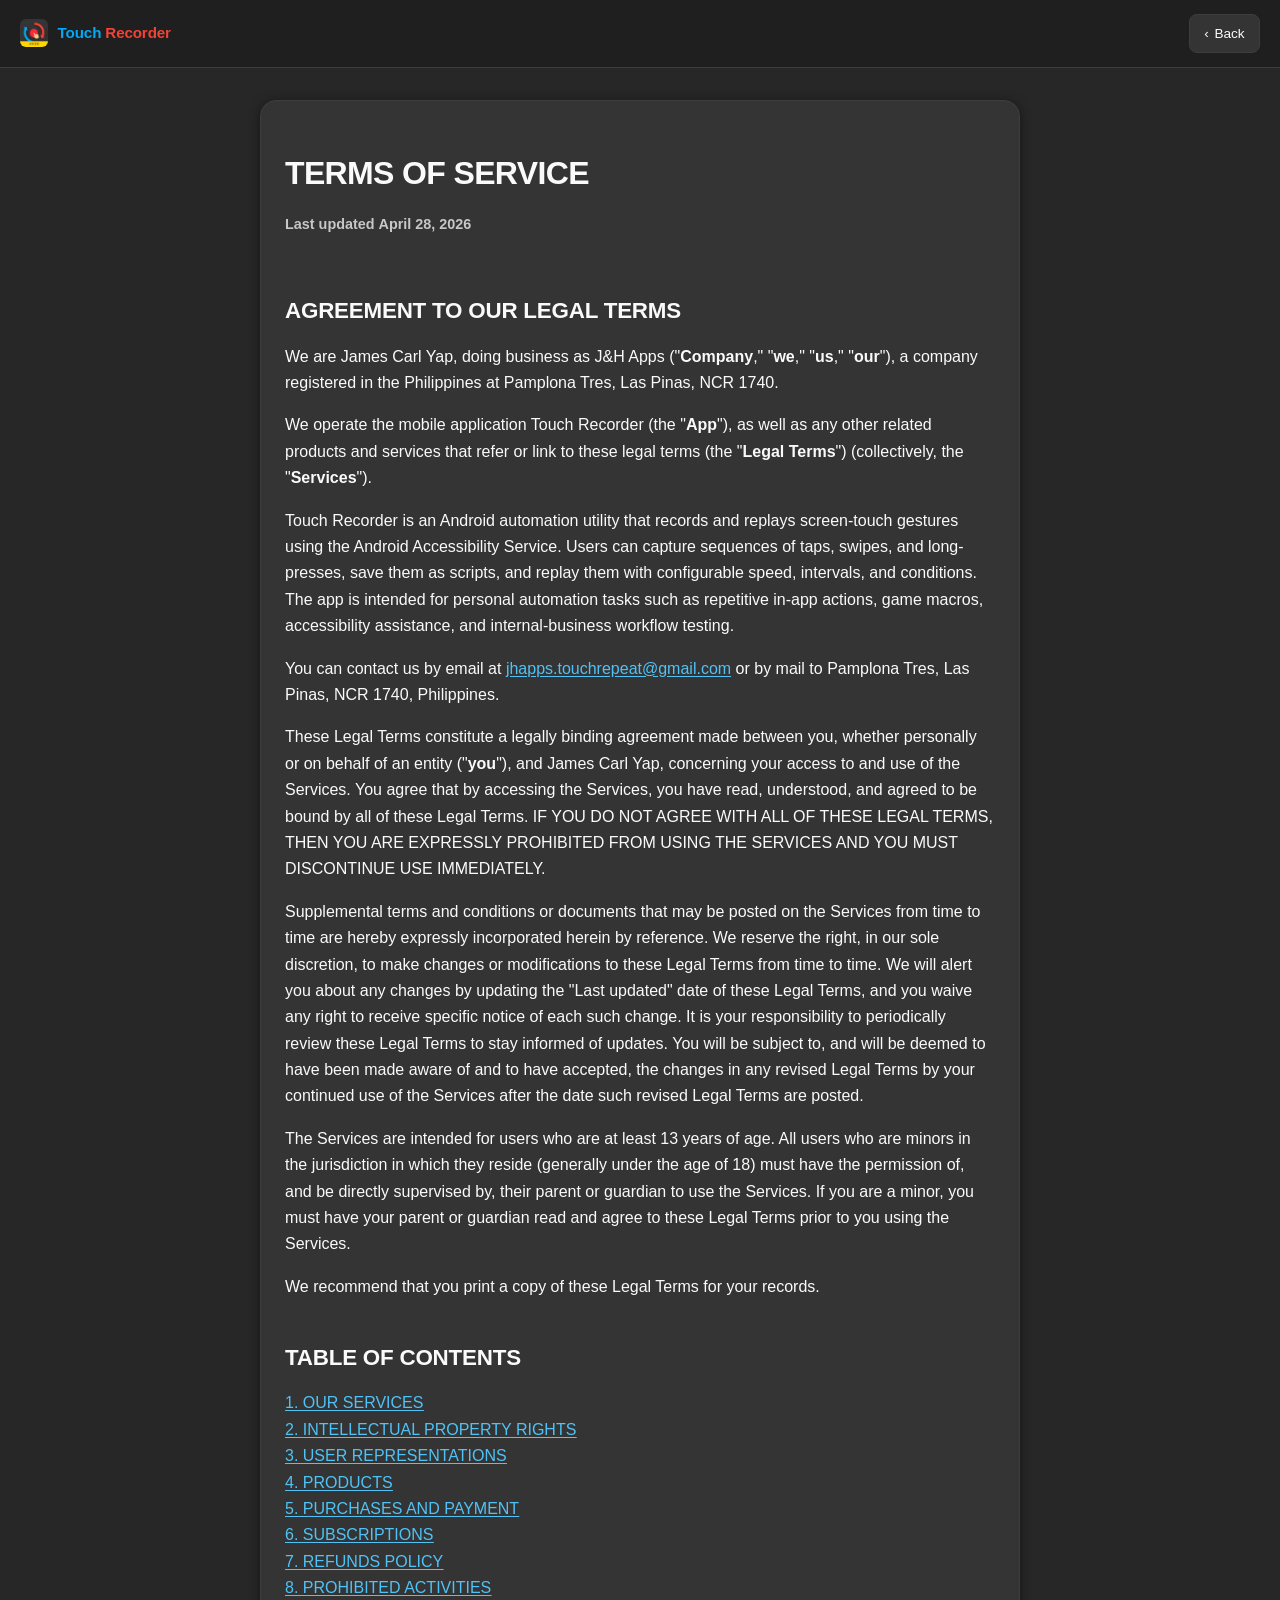
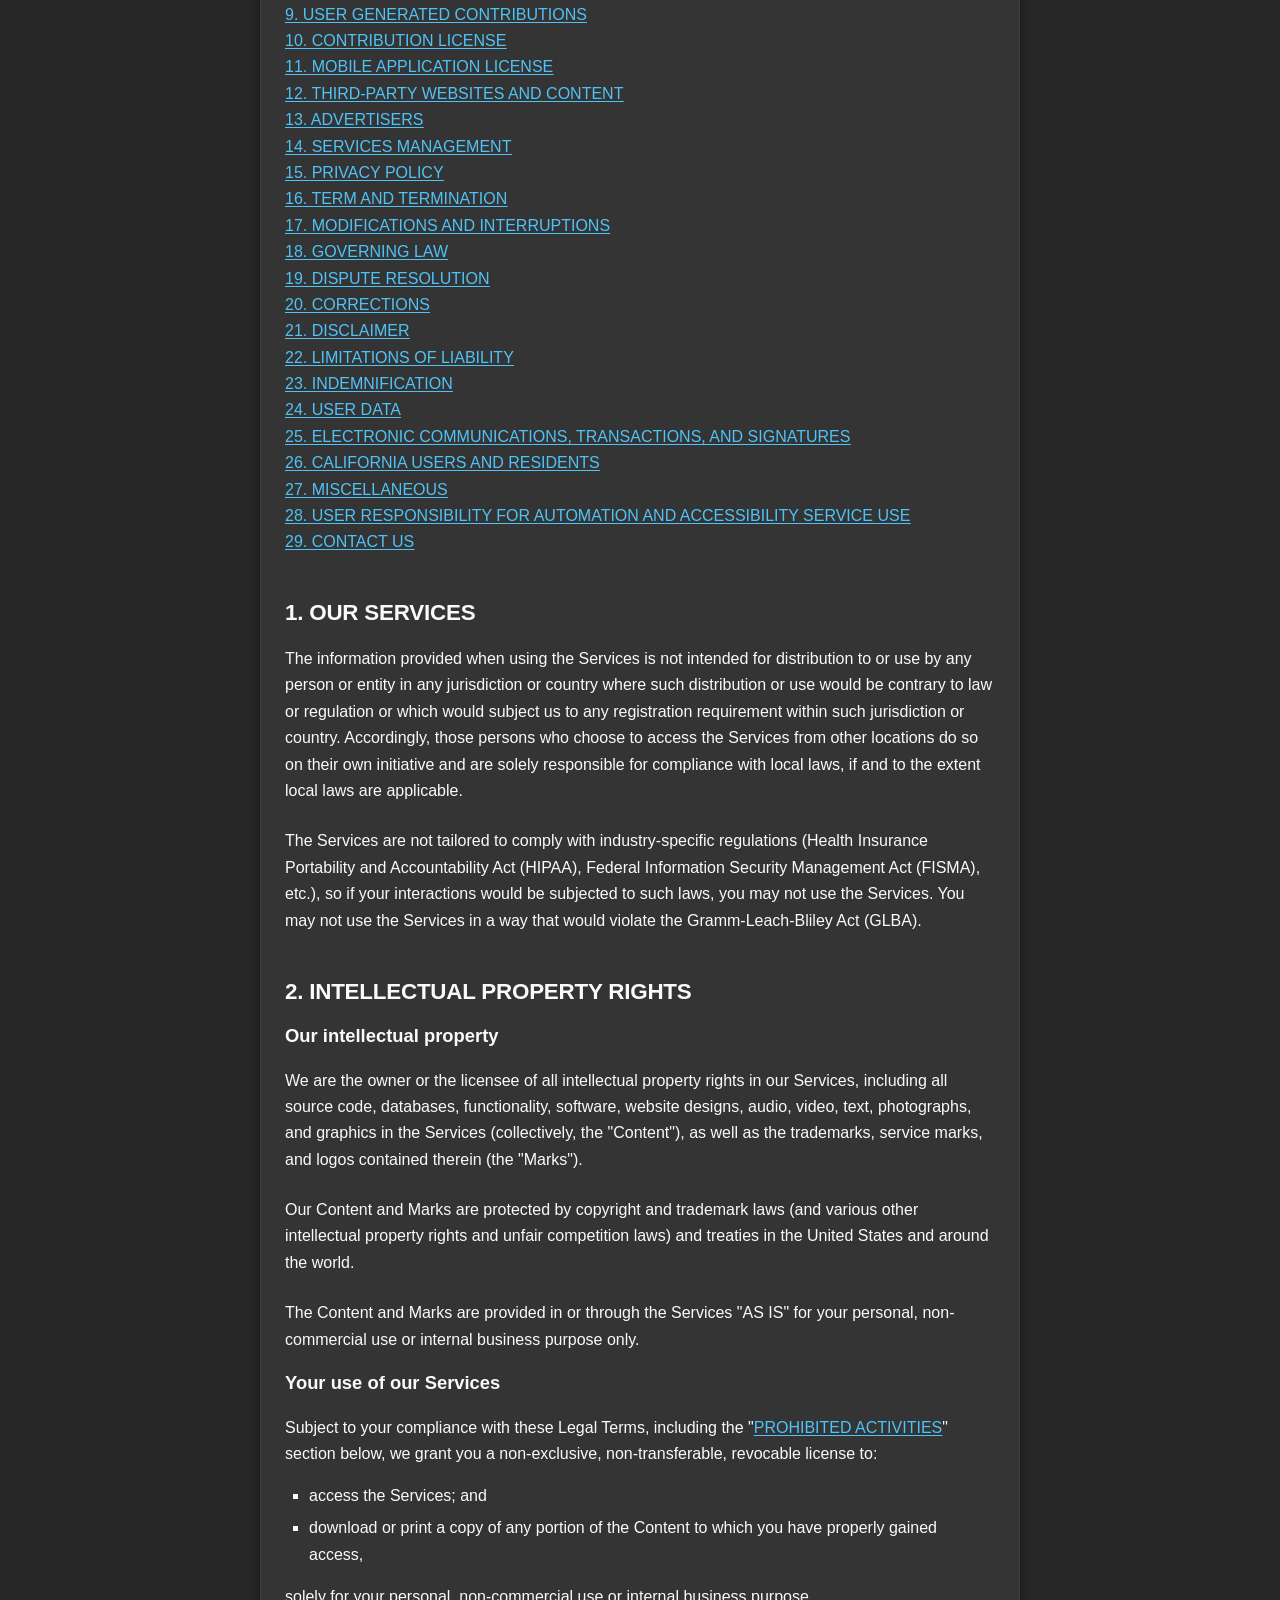
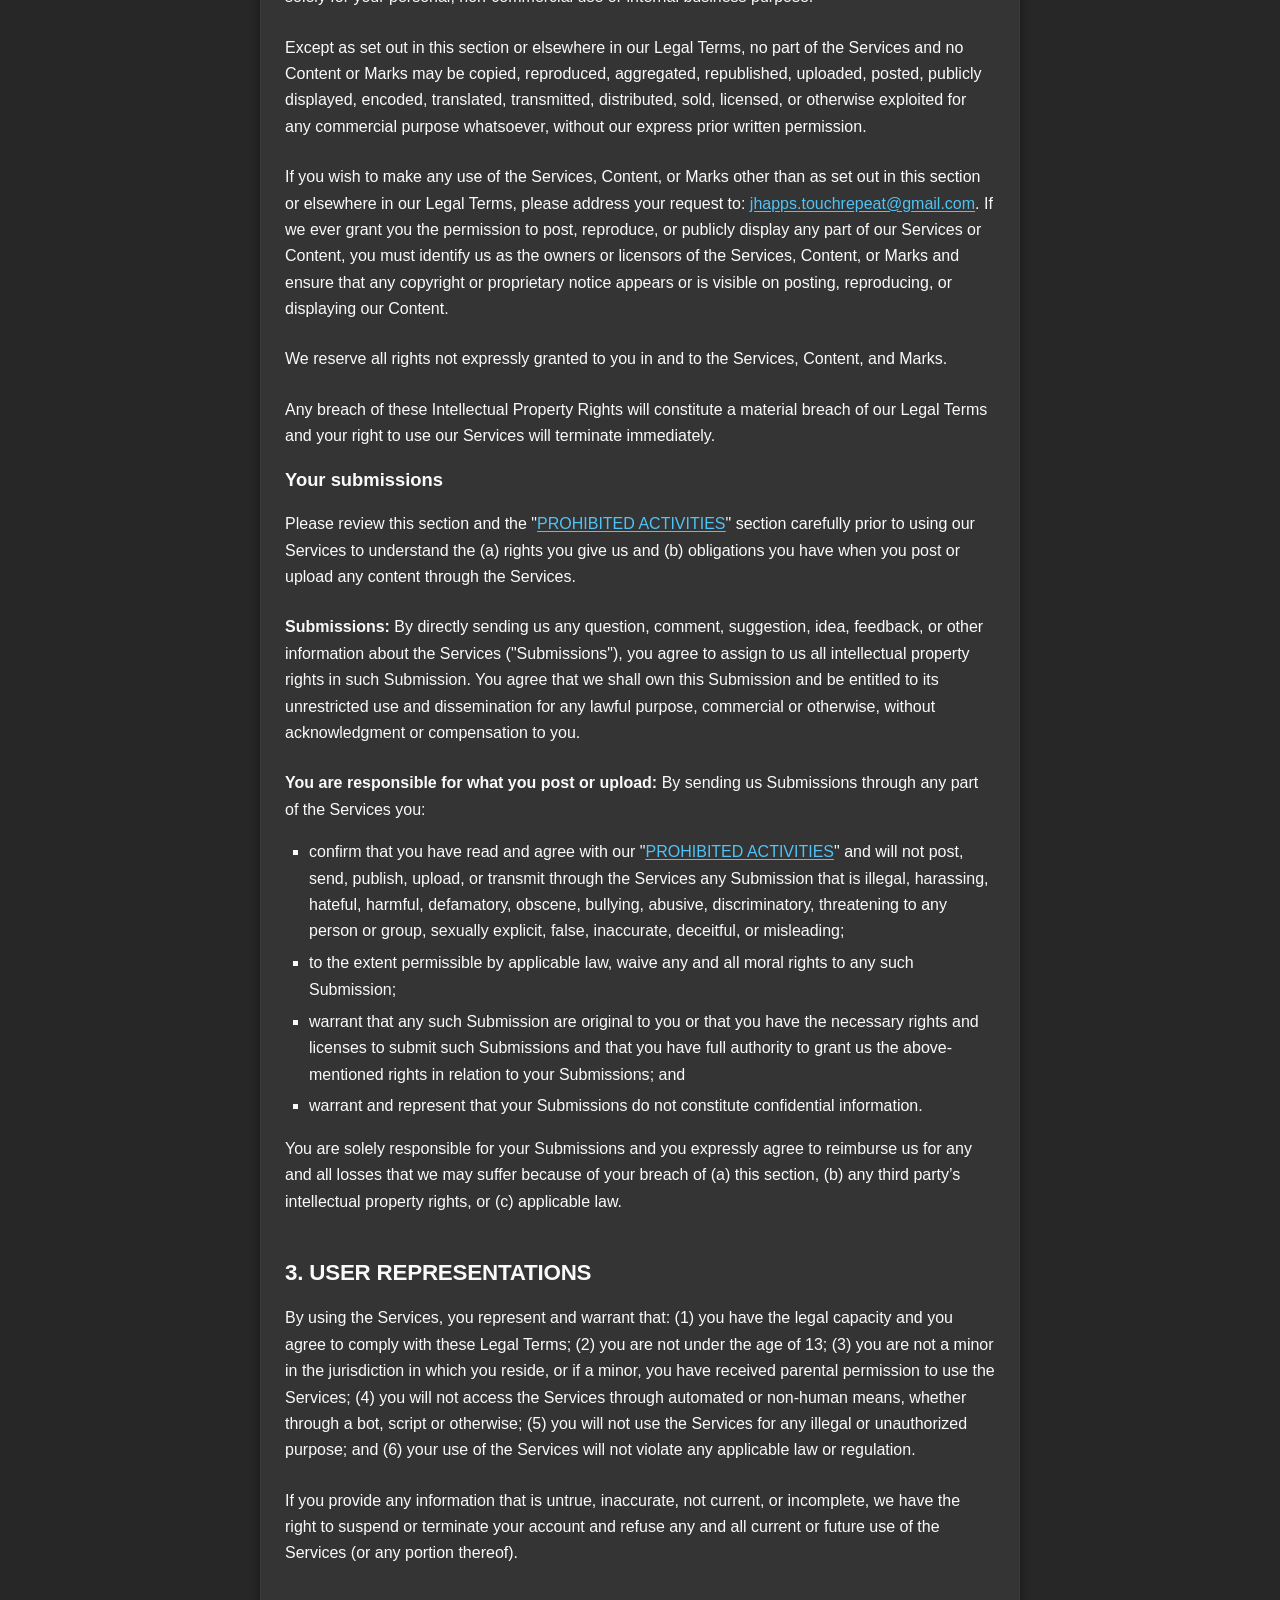
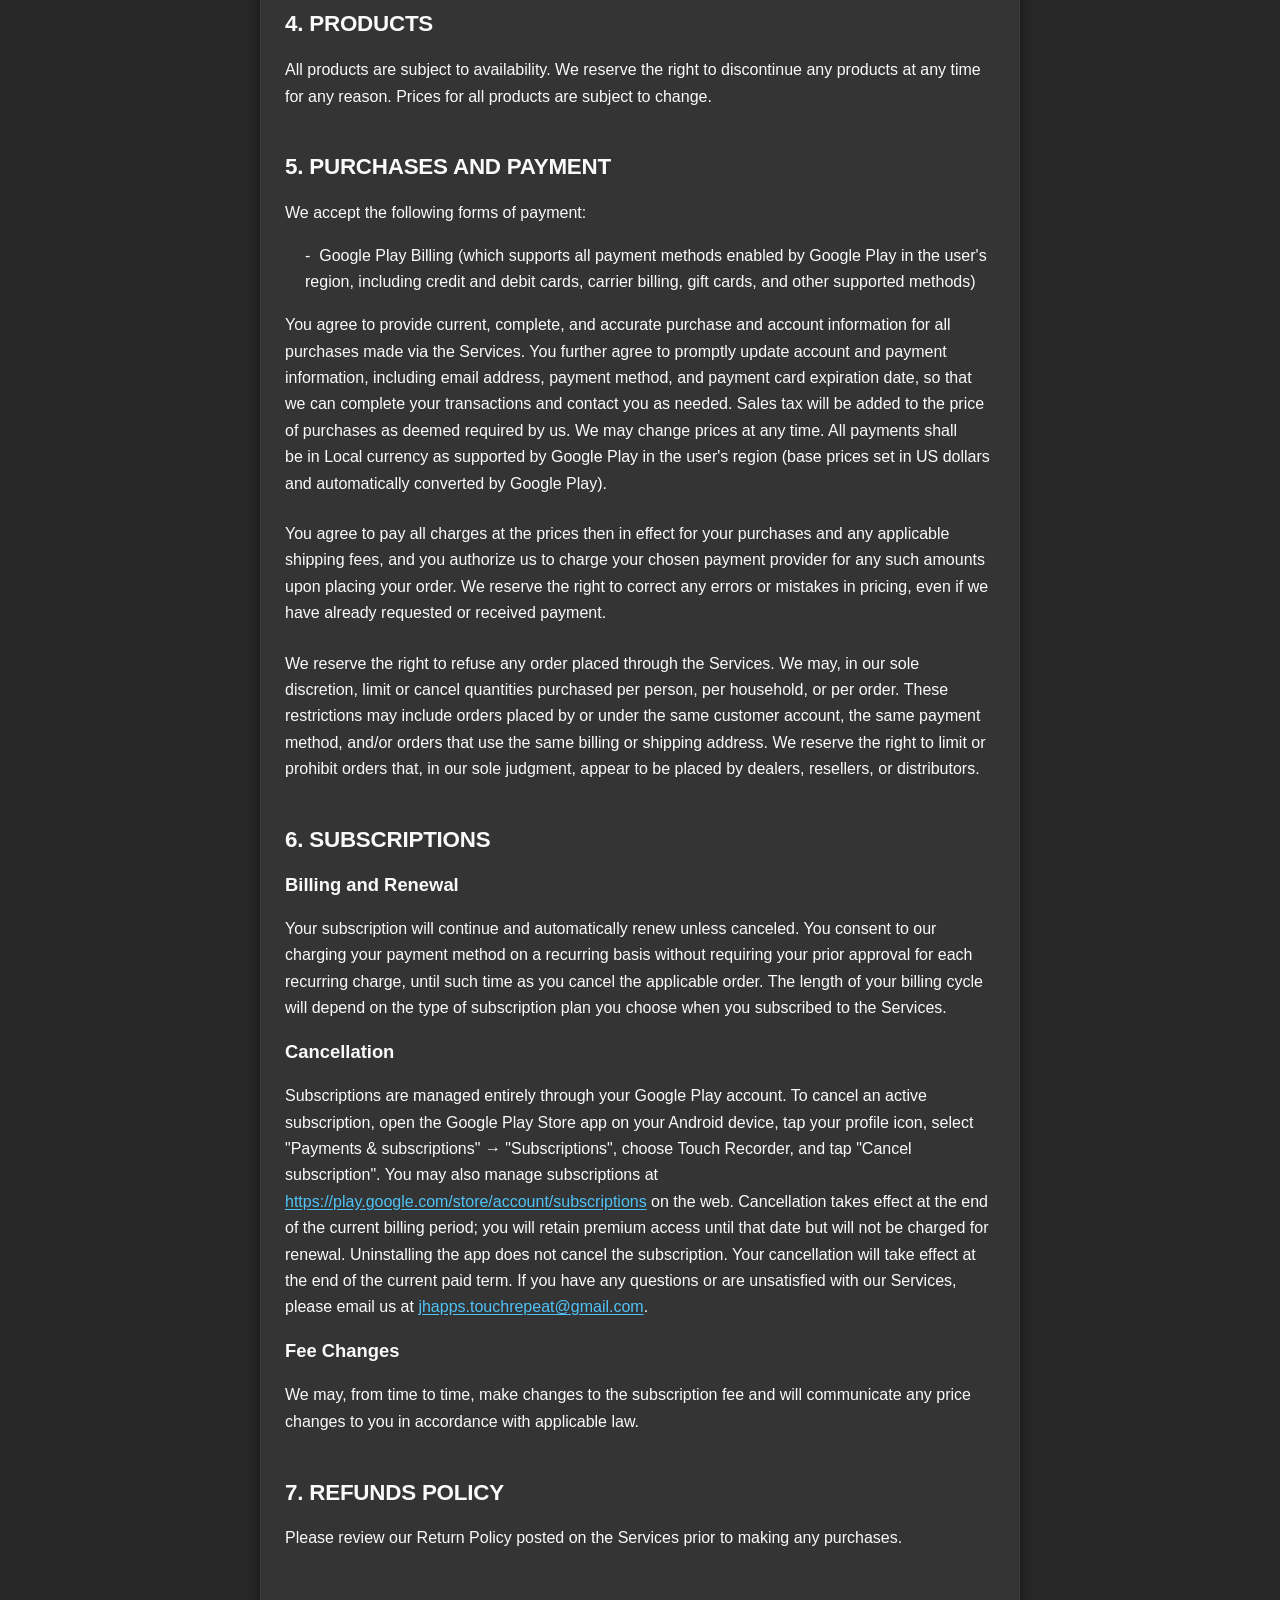
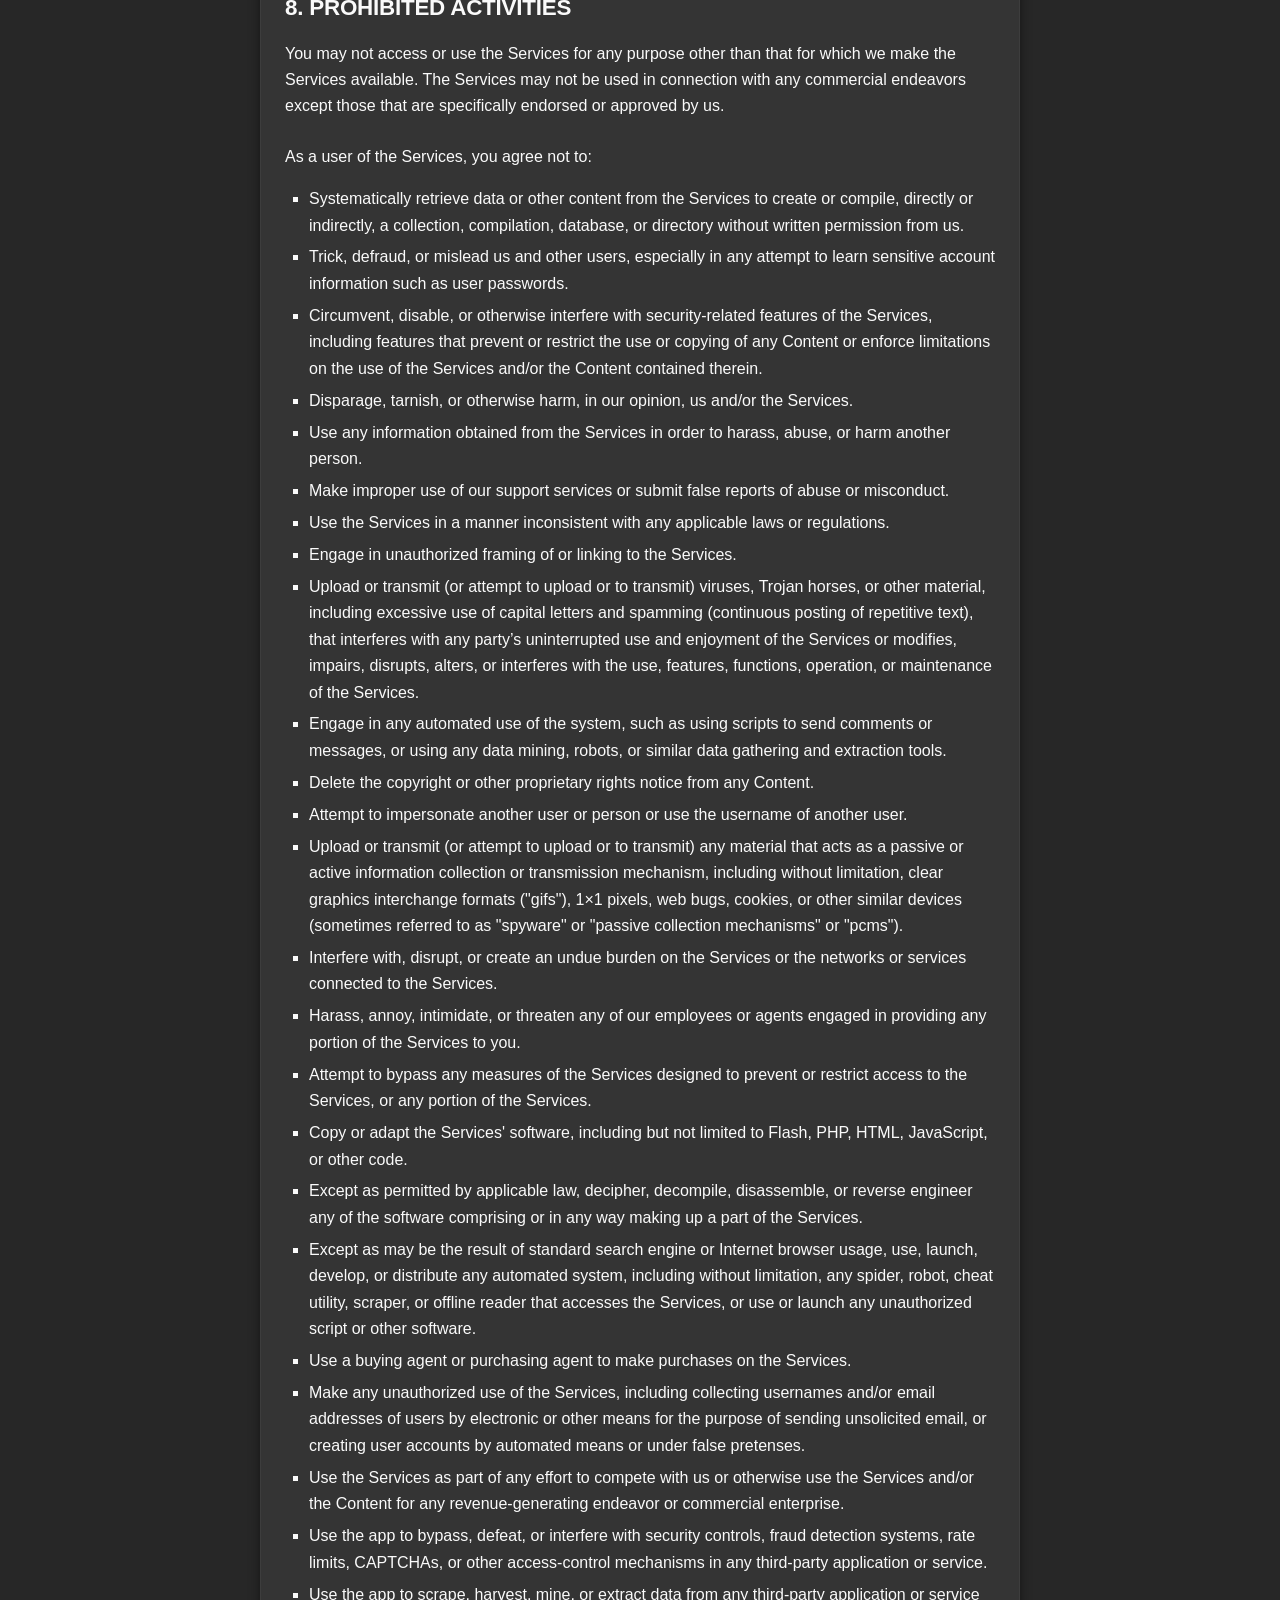
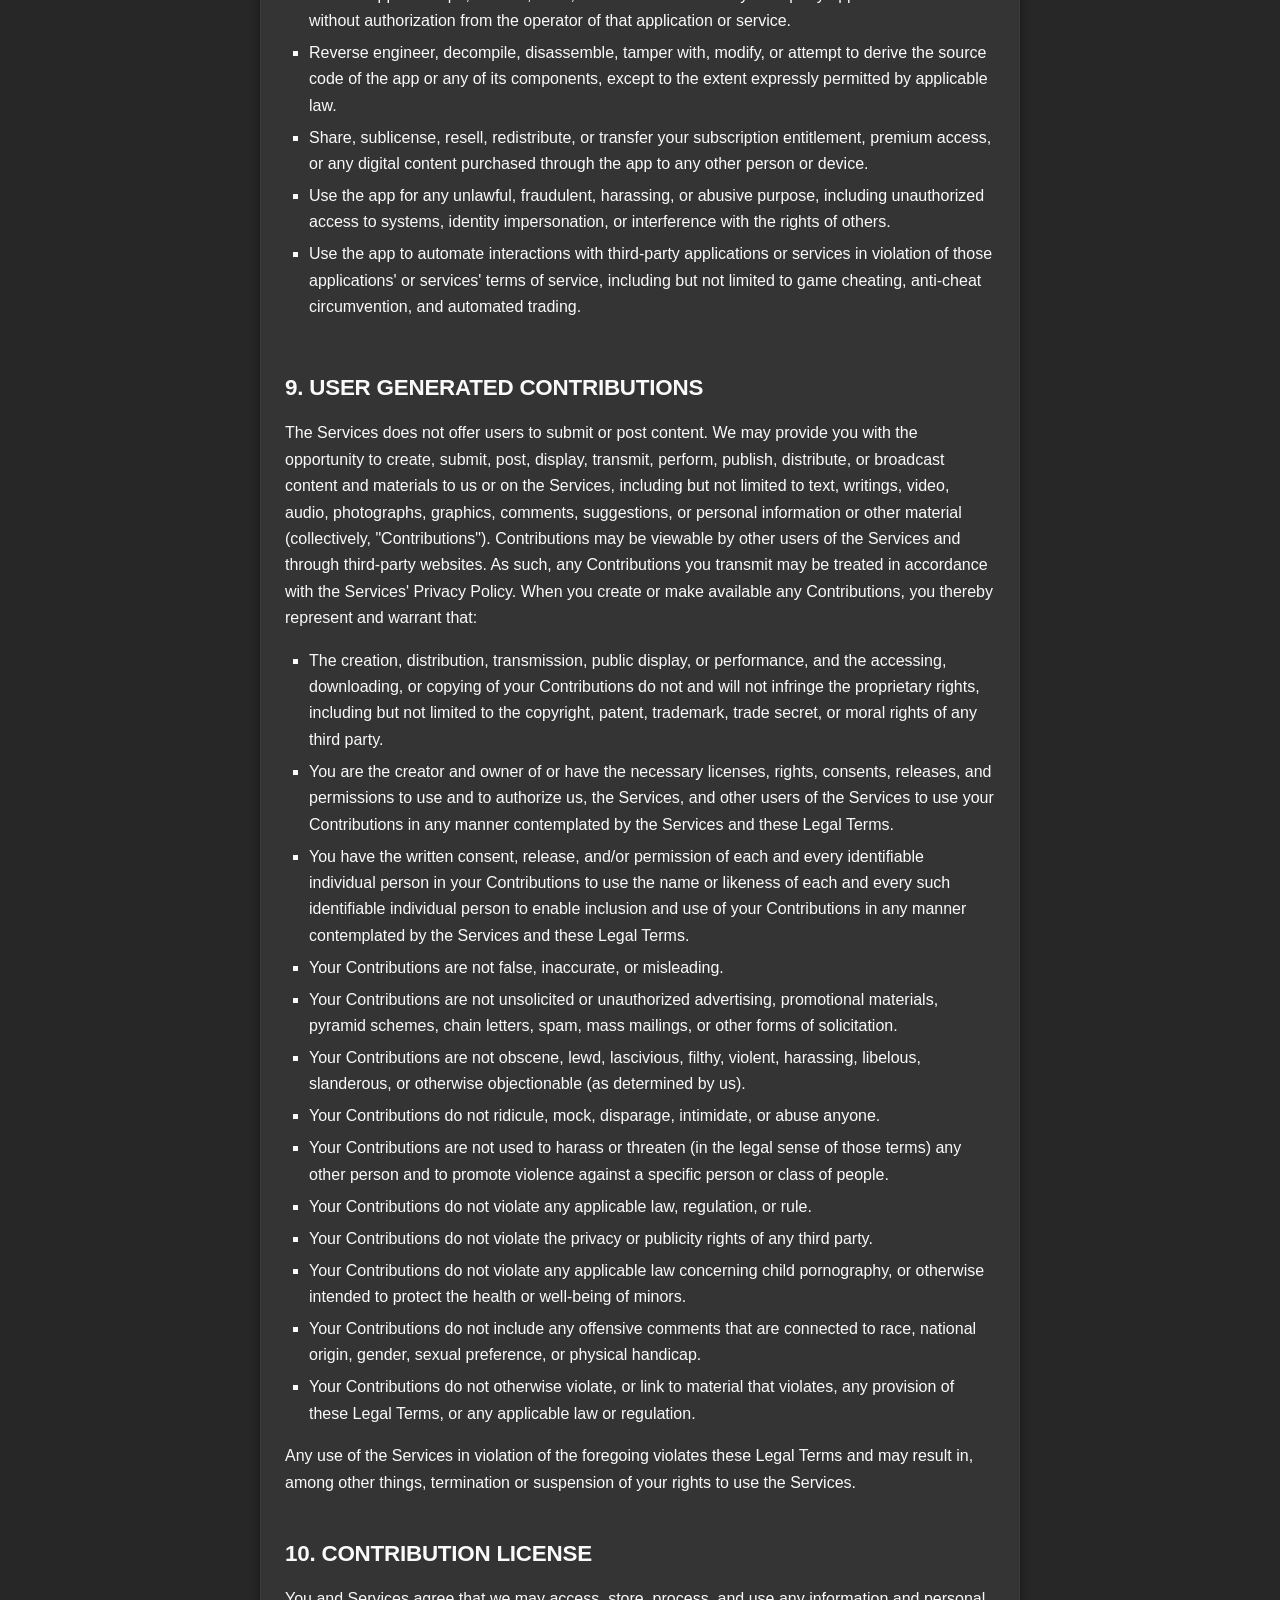
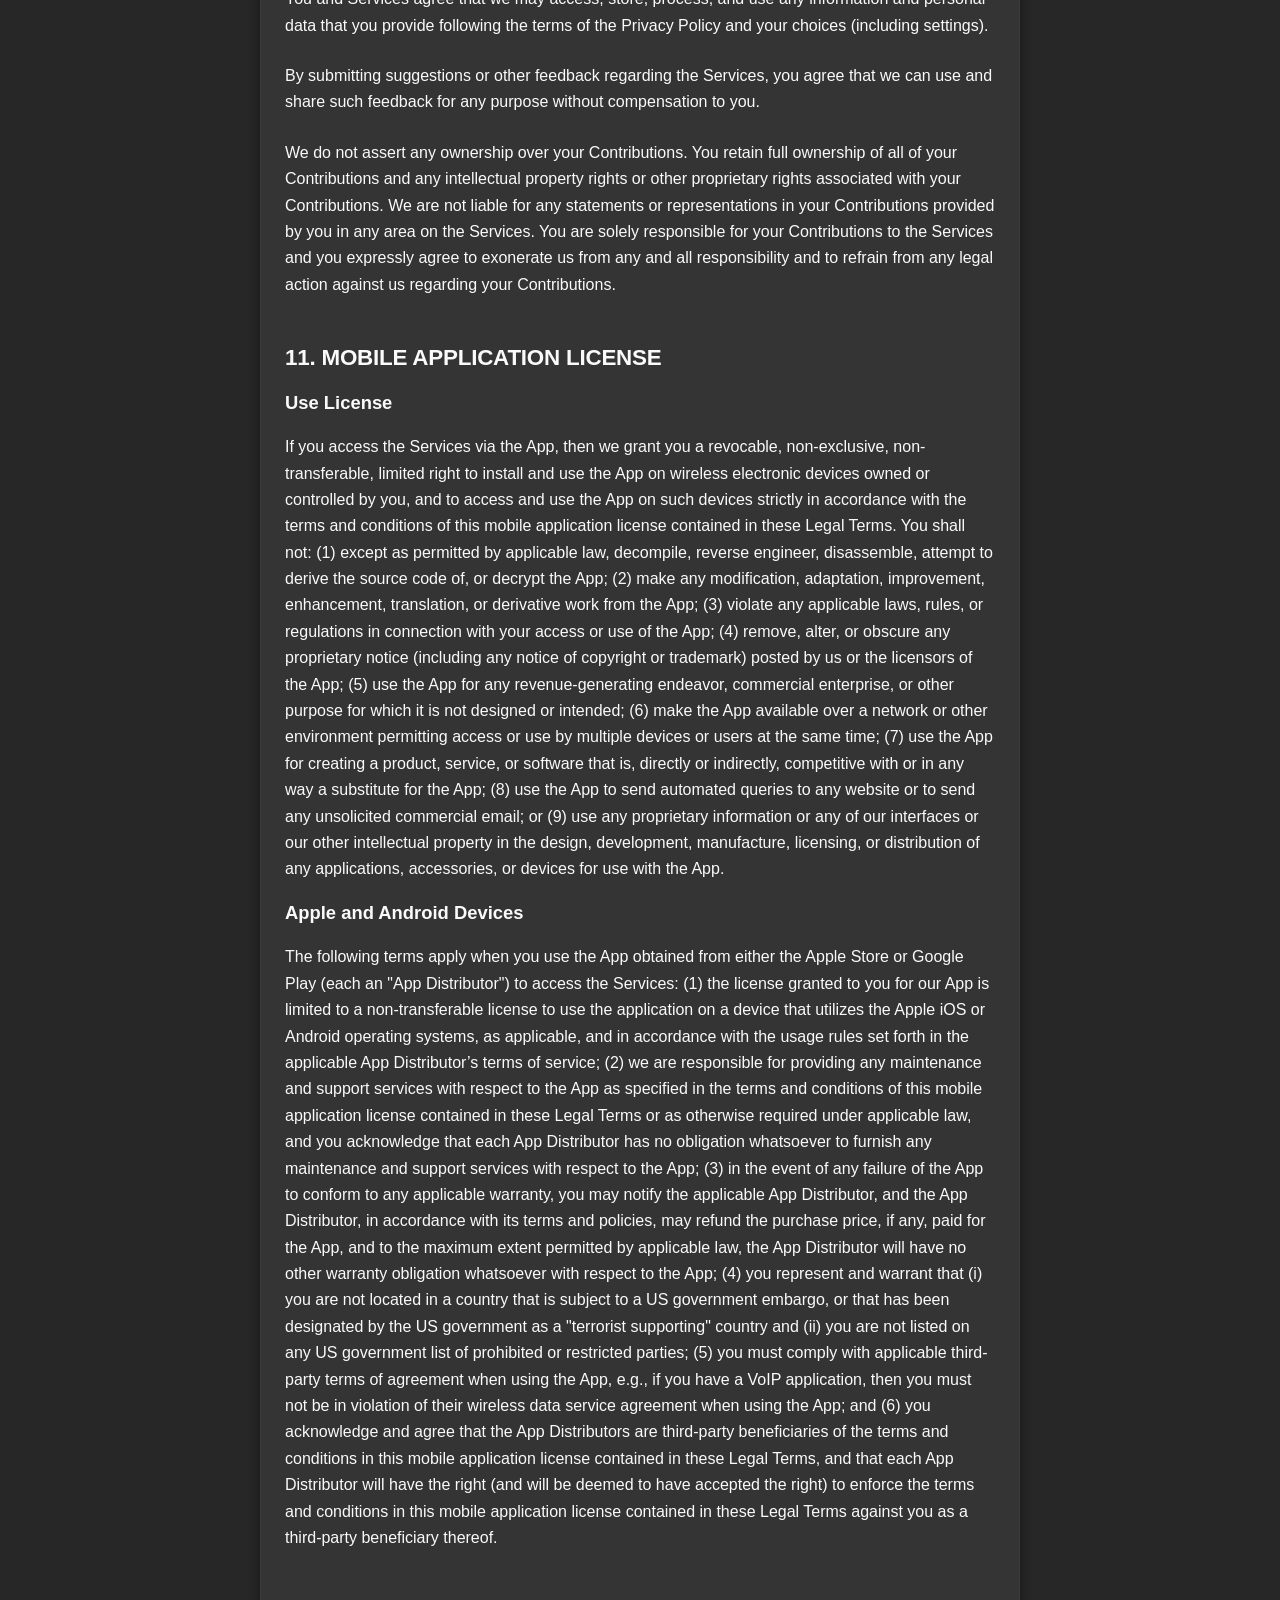
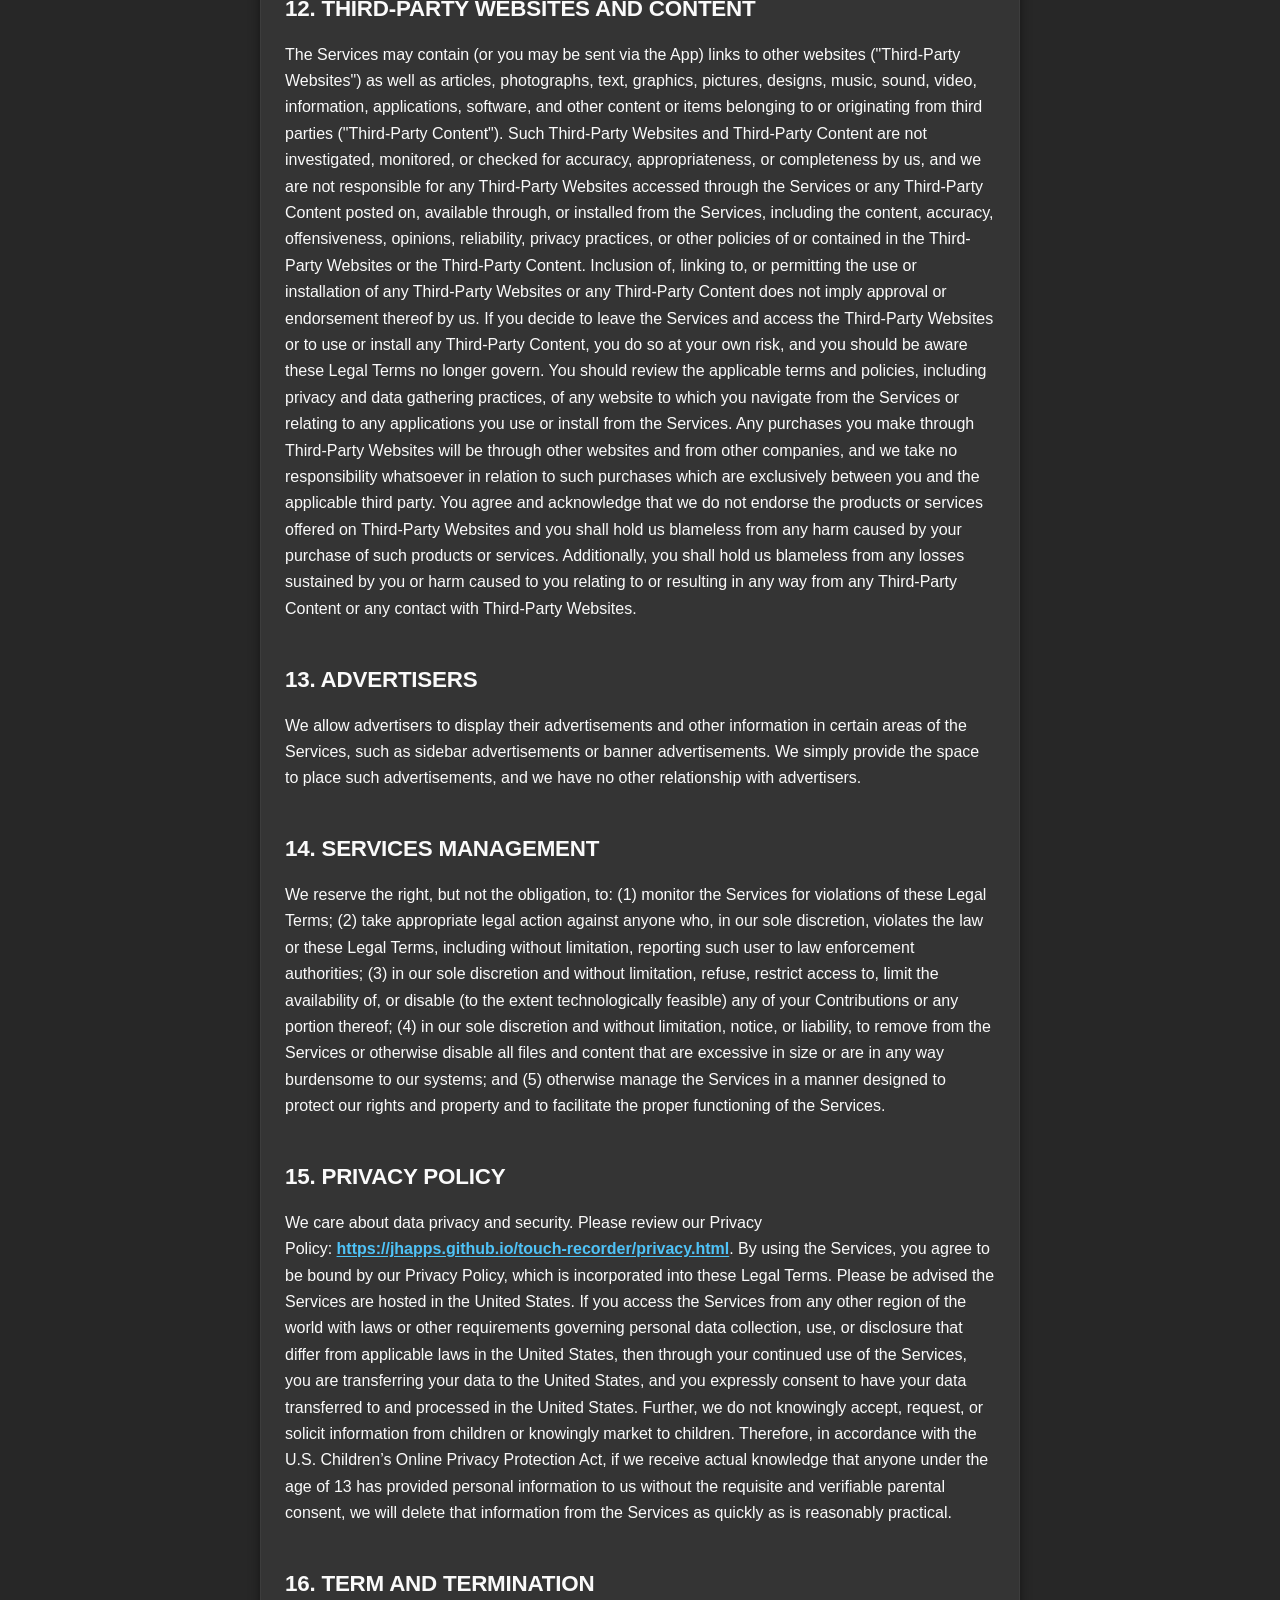
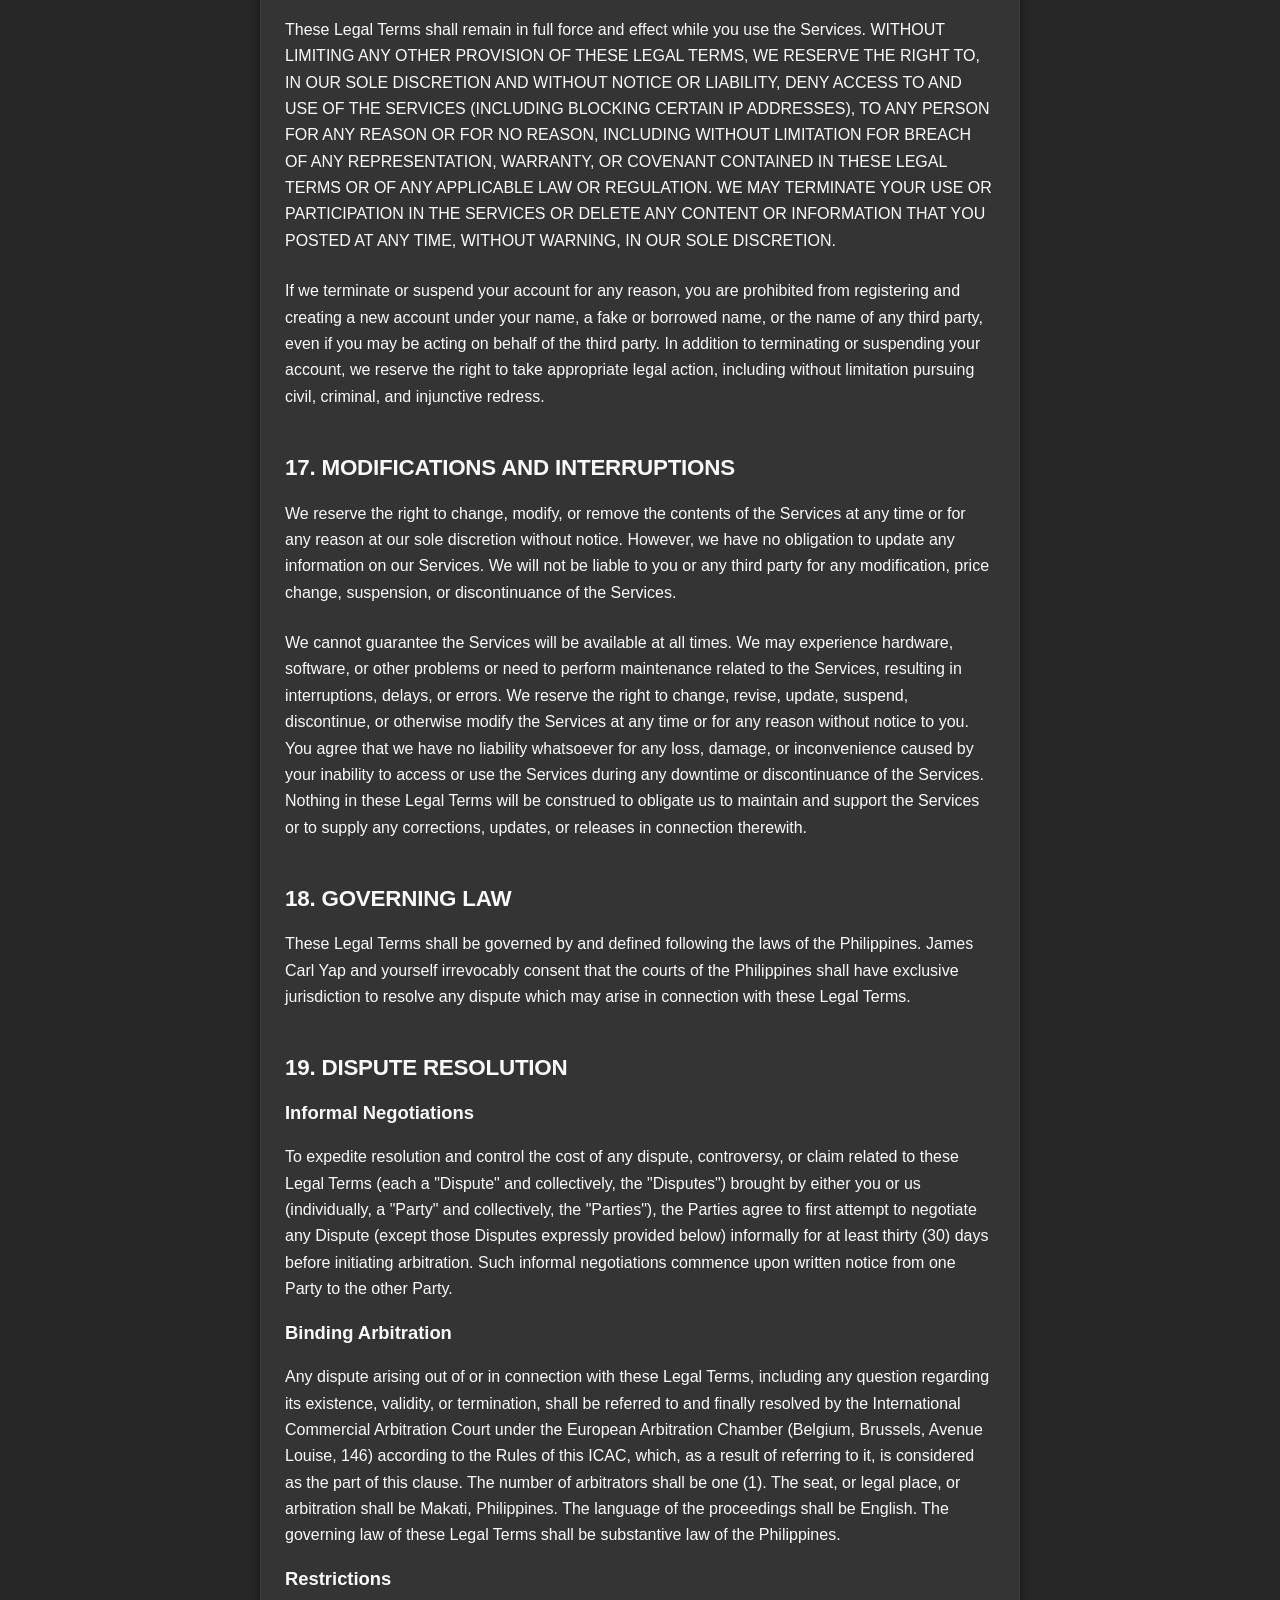
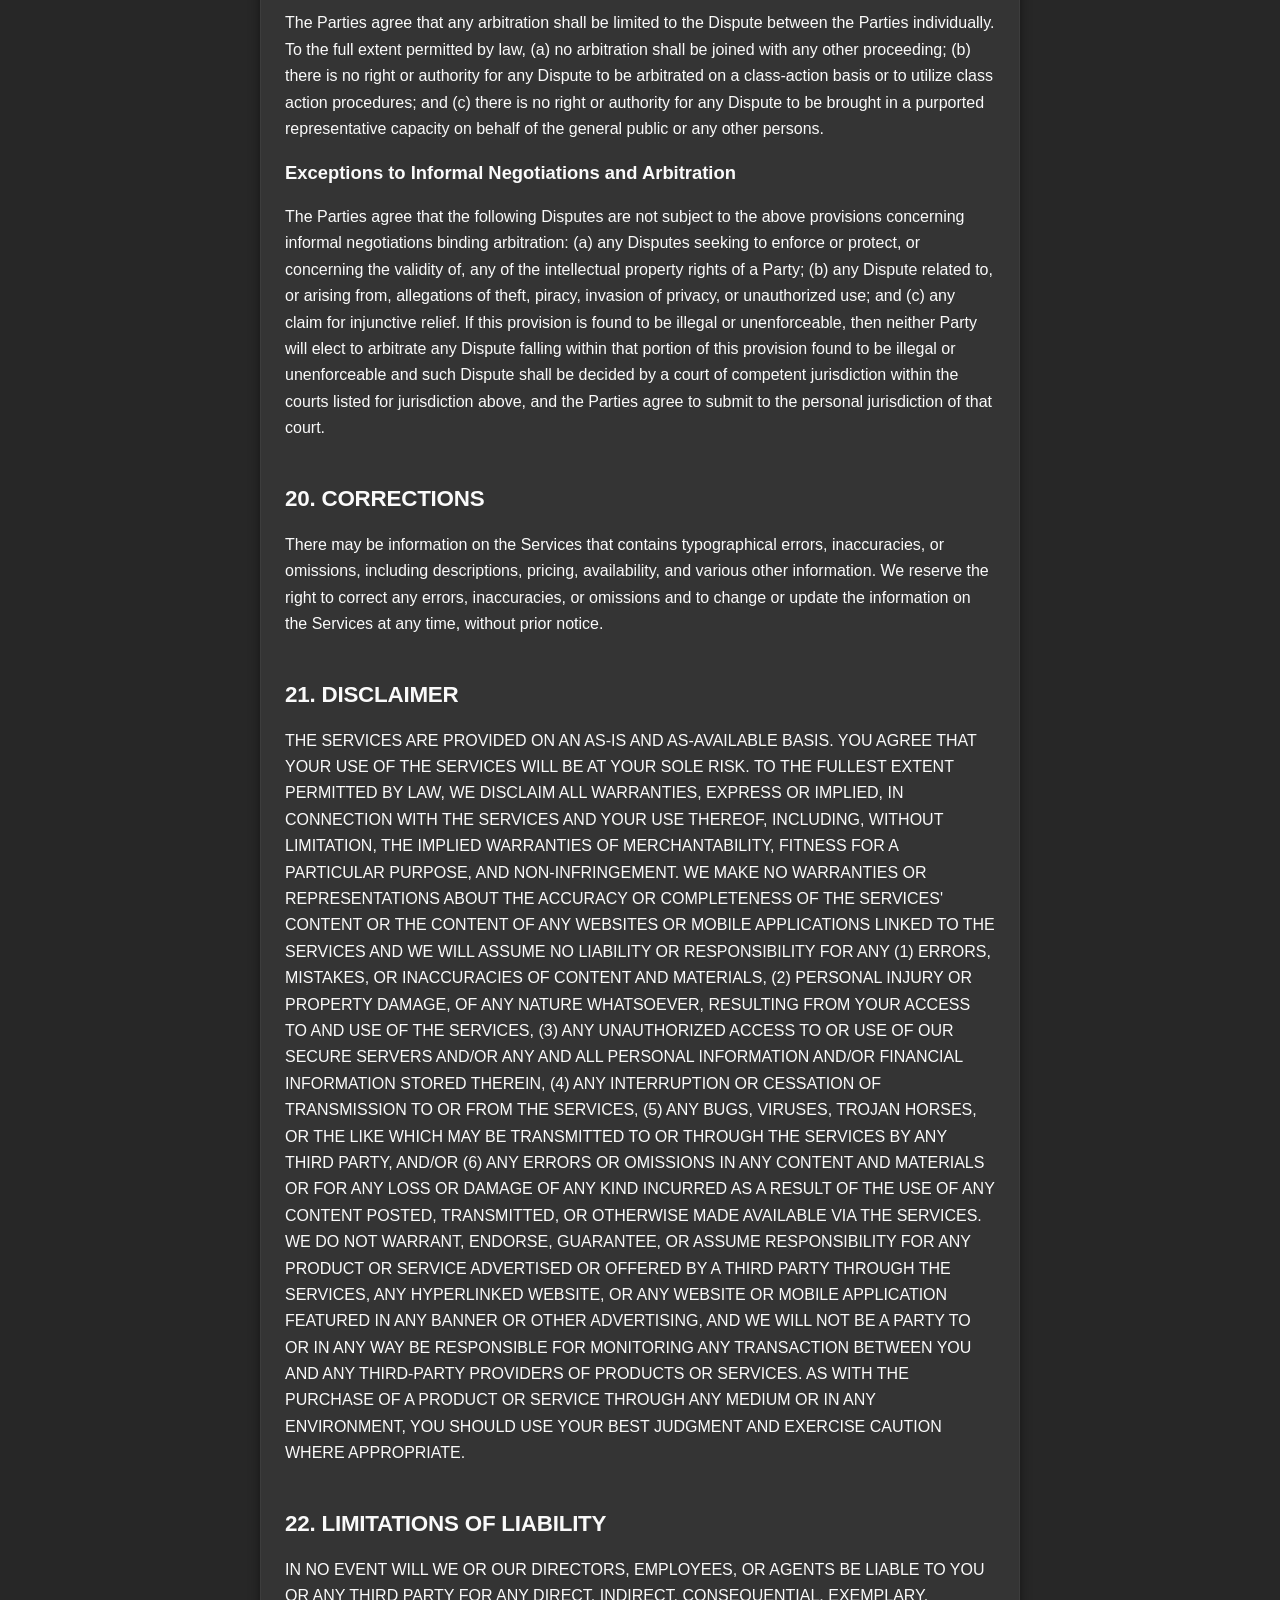
<file: terms.html>
<!DOCTYPE html>
<html lang="en">
<head>
<meta charset="UTF-8">
<meta name="viewport" content="width=device-width, initial-scale=1.0">
<title>Terms of Service &mdash; Touch Recorder</title>
<link rel="stylesheet" href="legal-style.css">
<link rel="icon" type="image/png" sizes="512x512" href="play_store_512.png">
<link rel="apple-touch-icon" href="play_store_512.png">
<meta name="theme-color" content="#272727">
<meta name="color-scheme" content="dark">
<meta name="description" content="Terms of Service for the Touch Recorder Android app by J&amp;H Apps.">
<link rel="canonical" href="https://jhapps.github.io/touch-recorder/terms.html">
<meta property="og:type" content="article">
<meta property="og:title" content="Terms of Service &mdash; Touch Recorder">
<meta property="og:description" content="Terms of Service for the Touch Recorder Android app by J&amp;H Apps.">
<meta property="og:image" content="https://jhapps.github.io/touch-recorder/touch-recorder-banner.png">
<meta property="og:image:width" content="1080">
<meta property="og:image:height" content="1920">
<meta property="og:image:alt" content="Touch Recorder — Replay forever, record once. Auto-tap demo screen.">
<meta property="og:image:type" content="image/png">
<meta property="og:url" content="https://jhapps.github.io/touch-recorder/terms.html">
<meta property="og:site_name" content="Touch Recorder">
<meta property="og:locale" content="en_US">
<meta name="twitter:card" content="summary_large_image">
<meta name="twitter:title" content="Terms of Service &mdash; Touch Recorder">
<meta name="twitter:description" content="Terms of Service for Touch Recorder.">
<meta name="twitter:image" content="https://jhapps.github.io/touch-recorder/touch-recorder-banner.png">
<meta name="twitter:image:alt" content="Touch Recorder — Replay forever, record once. Auto-tap demo screen.">
</head>
<body>
<header class="tr-navbar" role="banner">
  <a class="tr-brand" href="index.html">
    <img src="play_store_512.png" alt="" width="28" height="28">
    <span><span class="tr-brand-blue">Touch</span> <span class="tr-brand-red">Recorder</span></span>
  </a>
  <a class="tr-back" href="index.html" aria-label="Back to home">
    <span aria-hidden="true">&lsaquo;</span>
    <span>Back</span>
  </a>
</header>
<main class="tr-container">
<style>
  [data-custom-class='body'], [data-custom-class='body'] * {
          background: transparent !important;
        }
[data-custom-class='title'], [data-custom-class='title'] * {
          font-family: Arial !important;
font-size: 26px !important;
color: #000000 !important;
        }
[data-custom-class='subtitle'], [data-custom-class='subtitle'] * {
          font-family: Arial !important;
color: #595959 !important;
font-size: 14px !important;
        }
[data-custom-class='heading_1'], [data-custom-class='heading_1'] * {
          font-family: Arial !important;
font-size: 19px !important;
color: #000000 !important;
        }
[data-custom-class='heading_2'], [data-custom-class='heading_2'] * {
          font-family: Arial !important;
font-size: 17px !important;
color: #000000 !important;
        }
[data-custom-class='body_text'], [data-custom-class='body_text'] * {
          color: #595959 !important;
font-size: 14px !important;
font-family: Arial !important;
        }
[data-custom-class='link'], [data-custom-class='link'] * {
          color: #3030F1 !important;
font-size: 14px !important;
font-family: Arial !important;
word-break: break-word !important;
        }
</style>
      <span style="display: block;margin: 0 auto 3.125rem;width: 11.125rem;height: 2.375rem;background: url([data-uri]) center no-repeat;"></span>

      <div data-custom-class="body">
      <div align="center" style="text-align: left;"><div class="MsoNormal" data-custom-class="title" style="line-height: 1.5;"><bdt class="block-component"><span style="font-size: 19px;"></bdt><bdt class="question"><strong><h1>TERMS OF SERVICE</h1></strong></bdt><bdt class="statement-end-if-in-editor"></bdt></span></div><div class="MsoNormal" data-custom-class="subtitle" style="line-height: 1.5;"><strong>Last updated</strong> <bdt class="question"><strong>April 28, 2026</strong></bdt></div><div class="MsoNormal" style="line-height: 1.1;"><br></div><div style="line-height: 1.5;"><br></div><div style="line-height: 1.5;"><strong><span data-custom-class="heading_1"><h2>AGREEMENT TO OUR LEGAL TERMS</h2></span></strong></div></div><div align="center" style="text-align: left;"><div class="MsoNormal" id="agreement" style="line-height: 1.5;"><a name="_6aa3gkhykvst"></a></div></div><div align="center" style="text-align: left;"><div class="MsoNormal" data-custom-class="body_text" style="line-height: 1.5;"><span style="font-size:11.0pt;line-height:115%;font-family:Arial;
Calibri;color:#595959;mso-themecolor:text1;mso-themetint:166;">We are <bdt class="question noTranslate" data-id="9d459c4e-c548-e5cb-7729-a118548965d2">James Carl Yap</bdt><bdt class="block-component"></bdt>, doing business as <bdt class="question noTranslate">J&H Apps</bdt><bdt class="block-component"></bdt><bdt class="statement-end-if-in-editor"></bdt> (<bdt class="block-component"></bdt>"<strong>Company</strong>," "<strong>we</strong>," "<strong>us</strong>," "<strong>our</strong>"<bdt class="statement-end-if-in-editor"></bdt>)<span style="font-size:11.0pt;line-height:115%;
Arial;mso-fareast-font-family:Calibri;color:#595959;mso-themecolor:text1;
mso-themetint:166;"><span style="font-size:11.0pt;line-height:115%;
Arial;mso-fareast-font-family:Calibri;color:#595959;mso-themecolor:text1;
mso-themetint:166;"><span style="font-size:11.0pt;line-height:115%;
Arial;mso-fareast-font-family:Calibri;color:#595959;mso-themecolor:text1;
mso-themetint:166;"><bdt class="question"><bdt class="block-component"></bdt></bdt><span style="font-size:11.0pt;line-height:115%;
Arial;mso-fareast-font-family:Calibri;color:#595959;mso-themecolor:text1;
mso-themetint:166;"><bdt class="block-component"></bdt></span>, a company registered in<bdt class="block-component"></bdt><bdt class="block-component"></bdt> the <span style="font-size:11.0pt;line-height:115%;
Arial;mso-fareast-font-family:Calibri;color:#595959;mso-themecolor:text1;
mso-themetint:166;"><bdt class="question noTranslate">Philippines</bdt></span><bdt class="block-component"><span style="font-size:11.0pt;line-height:115%;
Arial;mso-fareast-font-family:Calibri;color:#595959;mso-themecolor:text1;
mso-themetint:166;"><span style="font-size:11.0pt;line-height:115%;
Arial;mso-fareast-font-family:Calibri;color:#595959;mso-themecolor:text1;
mso-themetint:166;"><bdt class="statement-end-if-in-editor"></bdt></span></span></bdt> </span></span>at <bdt class="question noTranslate">Pamplona Tres</bdt><bdt class="block-component"></bdt></span></span>, <bdt class="question noTranslate">Las Pinas</bdt></span></span><span style="font-size: 15px;"><span data-custom-class="body_text"><span style="font-size: 15px;"><span data-custom-class="body_text"><span style="color: rgb(89, 89, 89);"><bdt class="block-component"></bdt>, <bdt class="question noTranslate">NCR</bdt><bdt class="statement-end-if-in-editor"></bdt><bdt class="block-component"></bdt> <bdt class="question noTranslate">1740</bdt><bdt class="statement-end-if-in-editor"></bdt></span></span></span></span></span><span style="font-size:11.0pt;line-height:115%;
Arial;mso-fareast-font-family:Calibri;color:#595959;mso-themecolor:text1;
mso-themetint:166;"><span style="font-size:11.0pt;line-height:115%;
Arial;mso-fareast-font-family:Calibri;color:#595959;mso-themecolor:text1;
mso-themetint:166;"><bdt class="else-block"></bdt></bdt></span></bdt></span><bdt class="statement-end-if-in-editor">.</bdt></span><bdt class="block-component"></bdt></span></span></span></span></span></span></div></div><div align="center" style="line-height: 1;"><br></div><div align="center" style="text-align: left;"><div class="MsoNormal" data-custom-class="body_text" style="line-height: 1.5;"><span style="font-size:11.0pt;line-height:115%;font-family:Arial;
Calibri;color:#595959;mso-themecolor:text1;mso-themetint:166;">We operate <bdt class="block-component"></bdt><bdt class="block-component"></bdt>the mobile application <bdt class="question noTranslate">Touch Recorder</bdt> (the <bdt class="block-component"></bdt>"<strong>App</strong>"<bdt class="statement-end-if-in-editor"></bdt>)<bdt class="statement-end-if-in-editor"></bdt>, as well as any other related products and services that refer or link to these legal terms (the <bdt class="block-component"></bdt>"<strong>Legal Terms</strong>"<bdt class="statement-end-if-in-editor"></bdt>) (collectively, the <bdt class="block-component"></bdt>"<strong>Services</strong>"<bdt class="statement-end-if-in-editor"></bdt>).<bdt class="block-component"></bdt></span></div><div class="MsoNormal" style="line-height: 1;"><br></div><div class="MsoNormal" data-custom-class="body_text" style="line-height: 1.5;"><bdt class="question">Touch Recorder is an Android automation utility that records and replays screen-touch gestures using the Android Accessibility Service. Users can capture sequences of taps, swipes, and long-presses, save them as scripts, and replay them with configurable speed, intervals, and conditions. The app is intended for personal automation tasks such as repetitive in-app actions, game macros, accessibility assistance, and internal-business workflow testing.</bdt></div><div class="MsoNormal" data-custom-class="body_text" style="line-height: 1.5;"><span style="font-size:11.0pt;line-height:115%;font-family:Arial;
Calibri;color:#595959;mso-themecolor:text1;mso-themetint:166;"><bdt class="statement-end-if-in-editor"></bdt></span></div><div class="MsoNormal" style="line-height: 1;"><br></div><div class="MsoNormal" data-custom-class="body_text" style="line-height: 1.5;"><span style="font-size:11.0pt;line-height:115%;font-family:Arial;
Calibri;color:#595959;mso-themecolor:text1;mso-themetint:166;">You can contact us by <bdt class="block-component">email at <bdt class="question noTranslate"><a target="_blank" data-custom-class="link" href="mailto:jhapps.touchrepeat@gmail.com">jhapps.touchrepeat@gmail.com</a></bdt><bdt class="block-component"></bdt> or by mail to <bdt class="question noTranslate">Pamplona Tres</bdt><bdt class="block-component"></bdt>, <bdt class="question noTranslate">Las Pinas</bdt><bdt class="block-component"></bdt>, <bdt class="question noTranslate">NCR</bdt><bdt class="statement-end-if-in-editor"></bdt><bdt class="block-component"></bdt> <bdt class="question noTranslate">1740</bdt><bdt class="statement-end-if-in-editor"></bdt><bdt class="block-component"><bdt class="block-component">, </bdt><bdt class="question noTranslate">Philippines</bdt><bdt class="statement-end-if-in-editor"></bdt></bdt>.</span></div><div class="MsoNormal" style="line-height: 1;"><br></div><div class="MsoNormal" data-custom-class="body_text" style="line-height: 1.5;"><span style="font-size:11.0pt;line-height:115%;font-family:Arial;
Calibri;color:#595959;mso-themecolor:text1;mso-themetint:166;">These Legal Terms constitute a legally binding agreement made between you, whether personally or on behalf of an entity (<bdt class="block-component"></bdt>"<strong>you</strong>"<bdt class="statement-end-if-in-editor"></bdt>), and <bdt class="question noTranslate">James Carl Yap</bdt>, concerning your access to and use of the Services. You agree that by accessing the Services, you have read, understood, and agreed to be bound by all of these Legal Terms. IF YOU DO NOT AGREE WITH ALL OF THESE LEGAL TERMS, THEN YOU ARE EXPRESSLY PROHIBITED FROM USING THE SERVICES AND YOU MUST DISCONTINUE USE IMMEDIATELY.<bdt class="block-component"></bdt></span></div><div class="MsoNormal" style="line-height: 1;"><br></div><div class="MsoNormal" data-custom-class="body_text" style="line-height: 1.5;"><span style="font-size:11.0pt;line-height:115%;font-family:Arial;
Calibri;color:#595959;mso-themecolor:text1;mso-themetint:166;">Supplemental terms and conditions or documents that may be posted on the Services from time to time are hereby expressly incorporated herein by reference. We reserve the right, in our sole discretion, to make changes or modifications to these Legal Terms <bdt class="block-component"></bdt>from time to time<bdt class="else-block"></bdt>. We will alert you about any changes by updating the <bdt class="block-component"></bdt>"Last updated"<bdt class="statement-end-if-in-editor"></bdt> date of these Legal Terms, and you waive any right to receive specific notice of each such change. It is your responsibility to periodically review these Legal Terms to stay informed of updates. You will be subject to, and will be deemed to have been made aware of and to have accepted, the changes in any revised Legal Terms by your continued use of the Services after the date such revised Legal Terms are posted.<bdt class="else-block"></bdt></span></div></div><div align="center" style="line-height: 1;"><br></div><div align="center" style="text-align: left;"><div class="MsoNormal" data-custom-class="body_text" style="line-height: 1.5;"><bdt class="block-container if" data-type="if" id="a2595956-7028-dbe5-123e-d3d3a93ed076"><bdt data-type="conditional-block"><bdt data-type="body"><span style="font-size:11.0pt;line-height:115%;font-family:Arial;
Calibri;color:#595959;mso-themecolor:text1;mso-themetint:166;"><bdt class="block-component"></bdt><bdt class="block-container if" data-type="if" id="a2595956-7028-dbe5-123e-d3d3a93ed076"><bdt data-type="conditional-block"><bdt data-type="body"><span style="color: rgb(89, 89, 89); font-size: 14.6667px;">The Services are intended for users who are at least 13 years of age. All users who are minors in the jurisdiction in which they reside (generally under the age of 18) must have the permission of, and be directly supervised by, their parent or guardian to use the Services. If you are a minor, you must have your parent or guardian read and agree to these Legal Terms prior to you using the Services.</span></bdt></bdt></bdt><bdt data-type="body"><span style="color: rgb(89, 89, 89); font-size: 14.6667px;"><bdt class="block-component"></bdt></bdt></div><div class="MsoNormal" style="line-height: 1;"><br></div><div class="MsoNormal" data-custom-class="body_text" style="line-height: 1.5;">We recommend that you print a copy of these Legal Terms for your records.</div><div class="MsoNormal" style="line-height: 1.5;"><br></div><div class="MsoNormal" data-custom-class="heading_1" style="line-height: 1.5;"><strong><h2>TABLE OF CONTENTS</h2></strong></div><div class="MsoNormal" style="line-height: 1.5;"><a data-custom-class="link" href="#services"><span data-custom-class="link"><span style="color: rgb(0, 58, 250); font-size: 15px;"><span data-custom-class="body_text">1. OUR SERVICES</span></span></span></a></div><div class="MsoNormal" style="line-height: 1.5;"><a data-custom-class="link" href="#ip"><span style="color: rgb(0, 58, 250);"><span data-custom-class="body_text">2. INTELLECTUAL PROPERTY RIGHTS</span></span></a></div><div class="MsoNormal" style="line-height: 1.5;"><a data-custom-class="link" href="#userreps"></a><a data-custom-class="link" href="#userreps"><span style="color: rbg(0, 58, 250); font-size: 15px; line-height: 1.5;"><span data-custom-class="body_text">3. USER REPRESENTATIONS</span></span></a></div><div class="MsoNormal" style="line-height: 1.5;"><span style="font-size: 15px;"><span data-custom-class="body_text"><bdt class="block-component"></bdt></span></span> <a data-custom-class="link" href="#products"></a></div><div class="MsoNormal" style="line-height: 1.5;"><a data-custom-class="link" href="#products"><span style="color: rgb(0, 58, 250); font-size: 15px;"><span data-custom-class="body_text"><bdt class="block-component"></bdt><bdt class="block-component"></bdt>4. PRODUCTS<bdt class="statement-end-if-in-editor"></bdt><bdt class="statement-end-if-in-editor"></bdt></span></span></a> <a data-custom-class="link" href="#purchases"></a></div><div class="MsoNormal" style="line-height: 1.5;"><a data-custom-class="link" href="#purchases"><span style="color: rgb(0, 58, 250); font-size: 15px;"><span data-custom-class="body_text"><bdt class="block-component"></bdt>5. PURCHASES AND PAYMENT<bdt class="statement-end-if-in-editor"></bdt></span></span></a></div><div class="MsoNormal" style="line-height: 1.5;"><bdt class="block-component"><span style="font-size: 15px;"></span></bdt><a data-custom-class="link" href="#subscriptions"><span style="color: rgb(0, 58, 250); font-size: 15px;"><span data-custom-class="body_text">6. SUBSCRIPTIONS</span></span></a><bdt class="statement-end-if-in-editor"><span style="font-size: 15px;"></span></bdt></div><div class="MsoNormal" style="line-height: 1.5;"><span style="font-size: 15px;"><span data-custom-class="body_text"><bdt class="block-component"></bdt><bdt class="block-component"></bdt></span></span><a data-custom-class="link" href="#returnyes"><span style="color: rgb(0, 58, 250); font-size: 15px;"><span data-custom-class="body_text">7. <bdt class="block-component"></bdt>REFUNDS<bdt class="block-component"></bdt> POLICY</span></span></a><span style="font-size: 15px;"><span data-custom-class="body_text"><bdt class="block-component"></bdt><bdt class="statement-end-if-in-editor"></bdt></span></span> <a data-custom-class="link" href="#software"></a> <a data-custom-class="link" href="#software"></a></div><div class="MsoNormal" style="line-height: 1.5;"><a data-custom-class="link" href="#software"><span style="color: rgb(0, 58, 250); font-size: 15px;"><span data-custom-class="body_text"><bdt class="block-component"></bdt></span></span></a> <a data-custom-class="link" href="#prohibited"></a></div><div class="MsoNormal" style="line-height: 1.5;"><a data-custom-class="link" href="#prohibited"><span style="color: rgb(0, 58, 250); font-size: 15px;"><span data-custom-class="body_text">8. PROHIBITED ACTIVITIES</span></span></a> <a data-custom-class="link" href="#ugc"></a></div><div class="MsoNormal" style="line-height: 1.5;"><a data-custom-class="link" href="#ugc"><span style="color: rgb(0, 58, 250); font-size: 15px;"><span data-custom-class="body_text">9. USER GENERATED CONTRIBUTIONS</span></span></a> <a data-custom-class="link" href="#license"></a></div><div class="MsoNormal" style="line-height: 1.5;"><a data-custom-class="link" href="#license"><span style="color: rgb(0, 58, 250); font-size: 15px;"><span data-custom-class="body_text">10. CONTRIBUTION <bdt class="block-component"></bdt>LICENSE<bdt class="statement-end-if-in-editor"></bdt></span></span></a> <a data-custom-class="link" href="#reviews"></a></div><div class="MsoNormal" style="line-height: 1.5;"><a data-custom-class="link" href="#reviews"><span style="color: rgb(0, 58, 250); font-size: 15px;"><span data-custom-class="body_text"><bdt class="block-component"></bdt></span></span></a> <a data-custom-class="link" href="#mobile"></a></div><div class="MsoNormal" style="line-height: 1.5;"><a data-custom-class="link" href="#mobile"><span style="color: rgb(0, 58, 250); font-size: 15px;"><span data-custom-class="body_text"><bdt class="block-component"></bdt>11. MOBILE APPLICATION <bdt class="block-component"></bdt>LICENSE<bdt class="statement-end-if-in-editor"></bdt><bdt class="statement-end-if-in-editor"></bdt></span></span></a> <a data-custom-class="link" href="#socialmedia"></a></div><div class="MsoNormal" style="line-height: 1.5;"><a data-custom-class="link" href="#socialmedia"><span style="color: rgb(0, 58, 250); font-size: 15px;"><span data-custom-class="body_text"><bdt class="block-component"></bdt></span></span></a> <a data-custom-class="link" href="#thirdparty"></a></div><div class="MsoNormal" style="line-height: 1.5;"><a data-custom-class="link" href="#thirdparty"><span style="color: rgb(0, 58, 250); font-size: 15px;"><span data-custom-class="body_text"><bdt class="block-component"></bdt>12. THIRD-PARTY WEBSITES AND CONTENT<bdt class="statement-end-if-in-editor"></bdt></span></span></a> <a data-custom-class="link" href="#advertisers"></a></div><div class="MsoNormal" style="line-height: 1.5;"><a data-custom-class="link" href="#advertisers"><span style="color: rgb(0, 58, 250); font-size: 15px;"><span data-custom-class="body_text"><bdt class="block-component"></bdt>13. ADVERTISERS<bdt class="statement-end-if-in-editor"></bdt></span></span></a> <a data-custom-class="link" href="#sitemanage"></a></div><div class="MsoNormal" style="line-height: 1.5;"><a data-custom-class="link" href="#sitemanage"><span style="color: rgb(0, 58, 250); font-size: 15px;"><span data-custom-class="body_text">14. SERVICES MANAGEMENT</span></span></a> <a data-custom-class="link" href="#ppyes"></a></div><div class="MsoNormal" style="line-height: 1.5;"><a data-custom-class="link" href="#ppyes"><span style="color: rgb(0, 58, 250); font-size: 15px;"><span data-custom-class="body_text"><bdt class="block-component"></bdt>15. PRIVACY POLICY<bdt class="statement-end-if-in-editor"></bdt></span></span></a> <a data-custom-class="link" href="#ppno"></a></div><div class="MsoNormal" style="line-height: 1.5;"><a data-custom-class="link" href="#ppno"><span style="color: rgb(0, 58, 250); font-size: 15px;"><span data-custom-class="body_text"><bdt class="block-component"></bdt></span></span></a> <a data-custom-class="link" href="#dmca"></a></div><div class="MsoNormal" style="line-height: 1.5;"><a data-custom-class="link" href="#dmca"><span style="color: rgb(0, 58, 250); font-size: 15px;"><span data-custom-class="body_text"><bdt class="block-component"></bdt><bdt class="block-component"></bdt><bdt class="statement-end-if-in-editor"></bdt></span></span></a></div><div class="MsoNormal" style="line-height: 1.5;"><span style="font-size: 15px;"><span data-custom-class="body_text"><bdt class="block-component"></bdt><bdt class="block-component"></bdt><bdt class="block-component"></bdt></span></span> <a data-custom-class="link" href="#terms"></a></div><div class="MsoNormal" style="line-height: 1.5;"><a data-custom-class="link" href="#terms"><span style="color: rgb(0, 58, 250); font-size: 15px;"><span data-custom-class="body_text">16. TERM AND TERMINATION</span></span></a> <a data-custom-class="link" href="#modifications"></a></div><div class="MsoNormal" style="line-height: 1.5;"><a data-custom-class="link" href="#modifications"><span style="color: rgb(0, 58, 250); font-size: 15px;"><span data-custom-class="body_text">17. MODIFICATIONS AND INTERRUPTIONS</span></span></a> <a data-custom-class="link" href="#law"></a></div><div class="MsoNormal" style="line-height: 1.5;"><a data-custom-class="link" href="#law"><span style="color: rgb(0, 58, 250); font-size: 15px;"><span data-custom-class="body_text">18. GOVERNING LAW</span></span></a> <a data-custom-class="link" href="#disputes"></a></div><div class="MsoNormal" style="line-height: 1.5;"><a data-custom-class="link" href="#disputes"><span style="color: rgb(0, 58, 250); font-size: 15px;"><span data-custom-class="body_text">19. DISPUTE RESOLUTION</span></span></a> <a data-custom-class="link" href="#corrections"></a></div><div class="MsoNormal" style="line-height: 1.5;"><a data-custom-class="link" href="#corrections"><span style="color: rgb(0, 58, 250); font-size: 15px;"><span data-custom-class="body_text">20. CORRECTIONS</span></span></a> <a data-custom-class="link" href="#disclaimer"></a></div><div class="MsoNormal" style="line-height: 1.5;"><a data-custom-class="link" href="#disclaimer"><span style="color: rgb(0, 58, 250); font-size: 15px;"><span data-custom-class="body_text">21. DISCLAIMER</span></span></a> <a data-custom-class="link" href="#liability"></a></div><div class="MsoNormal" style="line-height: 1.5;"><a data-custom-class="link" href="#liability"><span style="color: rgb(0, 58, 250); font-size: 15px;"><span data-custom-class="body_text">22. LIMITATIONS OF LIABILITY</span></span></a> <a data-custom-class="link" href="#indemnification"></a></div><div class="MsoNormal" style="line-height: 1.5;"><a data-custom-class="link" href="#indemnification"><span style="color: rgb(0, 58, 250); font-size: 15px;"><span data-custom-class="body_text">23. INDEMNIFICATION</span></span></a> <a data-custom-class="link" href="#userdata"></a></div><div class="MsoNormal" style="line-height: 1.5;"><a data-custom-class="link" href="#userdata"><span style="color: rgb(0, 58, 250); font-size: 15px;"><span data-custom-class="body_text">24. USER DATA</span></span></a> <a data-custom-class="link" href="#electronic"></a></div><div class="MsoNormal" style="line-height: 1.5;"><a data-custom-class="link" href="#electronic"><span style="color: rgb(0, 58, 250); font-size: 15px;"><span data-custom-class="body_text">25. ELECTRONIC COMMUNICATIONS, TRANSACTIONS, AND SIGNATURES</span></span></a> <a data-custom-class="link" href="#california"></a></div><div class="MsoNormal" style="line-height: 1.5;"><bdt class="block-component"><span style="font-size: 15px;"></span></bdt></div><div class="MsoNormal" style="line-height: 1.5;"><a data-custom-class="link" href="#california"><span style="color: rgb(0, 58, 250); font-size: 15px;"><span data-custom-class="body_text"><bdt class="block-component"></bdt>26. CALIFORNIA USERS AND RESIDENTS<bdt class="statement-end-if-in-editor"></bdt></span></span></a> <a data-custom-class="link" href="#misc"></a></div><div class="MsoNormal" style="line-height: 1.5;"><a data-custom-class="link" href="#misc"><span style="color: rgb(0, 58, 250); font-size: 15px;"><span data-custom-class="body_text">27. MISCELLANEOUS</span></span></a> <a data-custom-class="link" href="#contact"></a></div><div class="MsoNormal" style="line-height: 1.5;"><bdt class="block-component"></bdt><a data-custom-class="link" href="#addclause"><span style="color: rgb(0, 58, 250);"><span data-custom-class="body_text">28. <bdt class="question">USER RESPONSIBILITY FOR AUTOMATION AND ACCESSIBILITY SERVICE USE  </bdt></span></span></a><bdt class="statement-end-if-in-editor"><span data-custom-class="body_text"></span></bdt></div><div class="MsoNormal" style="line-height: 1.5;"><bdt class="block-component"></bdt></div><div class="MsoNormal" style="line-height: 1.5;"><bdt class="block-component"></bdt></div><div class="MsoNormal" style="line-height: 1.5;"><bdt class="block-component"></bdt></div><div class="MsoNormal" style="line-height: 1.5;"><bdt class="block-component"></bdt></div><div class="MsoNormal" style="line-height: 1.5;"><bdt class="block-component"></bdt></div><div class="MsoNormal" style="line-height: 1.5;"><bdt class="block-component"></bdt></div><div class="MsoNormal" style="line-height: 1.5;"><bdt class="block-component"></bdt></div><div class="MsoNormal" style="line-height: 1.5;"><bdt class="block-component"></bdt></div><div class="MsoNormal" style="line-height: 1.5;"><bdt class="block-component"></bdt></div><div class="MsoNormal" style="line-height: 1.5;"><a data-custom-class="link" href="#contact"><span style="color: rgb(0, 58, 250); font-size: 15px;"><span data-custom-class="body_text">29. CONTACT US</span></span></a></div></div><div align="center" style="text-align: left;"><div class="MsoNormal" data-custom-class="heading_1" style="line-height: 1.5;"><a name="_b6y29mp52qvx"></a></div><div class="MsoNormal" style="line-height: 1.5;"><br></div><div class="MsoNormal" data-custom-class="heading_1" id="services" style="line-height: 1.5;"><strong><span style="font-size: 19px; line-height: 1.5;"><h2>1. OUR SERVICES</h2></span></strong></div><div class="MsoNormal" data-custom-class="body_text" style="line-height: 1.5;"><span style="font-size: 15px;">The information provided when using the Services is not intended for distribution to or use by any person or entity in any jurisdiction or country where such distribution or use would be contrary to law or regulation or which would subject us to any registration requirement within such jurisdiction or country. Accordingly, those persons who choose to access the Services from other locations do so on their own initiative and are solely responsible for compliance with local laws, if and to the extent local laws are applicable.<bdt class="block-component"></bdt></span><bdt class="block-component"><span style="font-size: 15px;"></span></bdt></div><div class="MsoNormal" style="line-height: 1.5;"><br></div><div class="MsoNormal" data-custom-class="body_text" style="line-height: 1.5;"><span style="font-size: 15px;">The Services are not tailored to comply with industry-specific regulations (Health Insurance Portability and Accountability Act (HIPAA), Federal Information Security Management Act (FISMA), etc.), so if your interactions would be subjected to such laws, you may not use the Services. You may not use the Services in a way that would violate the Gramm-Leach-Bliley Act (GLBA).<bdt class="block-component"></bdt><bdt class="statement-end-if-in-editor"></bdt></div><div class="MsoNormal" style="line-height: 1.5;"><br></div></div><div align="center" data-custom-class="heading_1" style="text-align: left; line-height: 1.5;"><strong><span id="ip" style="font-size: 19px; line-height: 1.5;"><h2>2. INTELLECTUAL PROPERTY RIGHTS</h2></span></strong></div><div align="center" style="text-align: left;"><div class="MsoNormal" data-custom-class="heading_2" style="line-height: 1.5;"><strong><h3>Our intellectual property</h3></strong></div><div class="MsoNormal" data-custom-class="body_text" style="line-height: 1.5;"><span style="font-size:11.0pt;line-height:115%;font-family:Arial;
Calibri;color:#595959;mso-themecolor:text1;mso-themetint:166;">We are the owner or the licensee of all intellectual property rights in our Services, including all source code, databases, functionality, software, website designs, audio, video, text, photographs, and graphics in the Services (collectively, the <bdt class="block-component"></bdt>"Content"<bdt class="statement-end-if-in-editor"></bdt>), as well as the trademarks, service marks, and logos contained therein (the <bdt class="block-component"></bdt>"Marks"<bdt class="statement-end-if-in-editor"></bdt>).</span></div><div class="MsoNormal" style="line-height: 1.5;"><br></div><div class="MsoNormal" data-custom-class="body_text" style="line-height: 1.5;"><span style="font-size:11.0pt;line-height:115%;font-family:Arial;
Calibri;color:#595959;mso-themecolor:text1;mso-themetint:166;">Our Content and Marks are protected by copyright and trademark laws (and various other intellectual property rights and unfair competition laws) and treaties<bdt class="block-component"></bdt> in the United States and<bdt class="statement-end-if-in-editor"></bdt> around the world.</span></div><div class="MsoNormal" style="line-height: 1.5;"><br></div><div class="MsoNormal" data-custom-class="body_text" style="line-height: 1.5;"><span style="font-size:11.0pt;line-height:115%;font-family:Arial;
Calibri;color:#595959;mso-themecolor:text1;mso-themetint:166;">The Content and Marks are provided in or through the Services <bdt class="block-component"></bdt>"AS IS"<bdt class="statement-end-if-in-editor"></bdt> for your <bdt class="block-component"></bdt>personal, non-commercial use or internal business purpose<bdt class="statement-end-if-in-editor"></bdt> only.</span></div><div class="MsoNormal" data-custom-class="heading_2" style="line-height: 1.5;"><strong><h3>Your use of our Services</h3></strong></div><div class="MsoNormal" data-custom-class="body_text" style="line-height: 1.5;"><span style="font-size: 15px;">Subject to your compliance with these Legal Terms, including the <bdt class="block-component"></bdt>"<bdt class="statement-end-if-in-editor"></bdt></span><a data-custom-class="link" href="#prohibited"><span style="color: rgb(0, 58, 250); font-size: 15px;">PROHIBITED ACTIVITIES</span></a><span style="font-size: 15px;"><bdt class="block-component"></bdt>"<bdt class="statement-end-if-in-editor"></bdt> section below, we grant you a non-exclusive, non-transferable, revocable <bdt class="block-component"></bdt>license<bdt class="statement-end-if-in-editor"></bdt> to:</span></div><ul><li class="MsoNormal" data-custom-class="body_text" style="line-height: 1.5;"><span style="font-size: 15px;">access the Services; and</span></li><li class="MsoNormal" data-custom-class="body_text" style="line-height: 1.5;"><span style="font-size: 15px;">download or print a copy of any portion of the Content to which you have properly gained access,</span></li></ul><div class="MsoNormal" data-custom-class="body_text" style="line-height: 1.5;"><span style="font-size:11.0pt;line-height:115%;font-family:Arial;
Calibri;color:#595959;mso-themecolor:text1;mso-themetint:166;">solely for your <bdt class="block-component"></bdt>personal, non-commercial use or internal business purpose<bdt class="statement-end-if-in-editor"></bdt>.</span></div><div class="MsoNormal" style="line-height: 1.5;"><br></div><div class="MsoNormal" data-custom-class="body_text" style="line-height: 1.5;"><span style="font-size:11.0pt;line-height:115%;font-family:Arial;
Calibri;color:#595959;mso-themecolor:text1;mso-themetint:166;">Except as set out in this section or elsewhere in our Legal Terms, no part of the Services and no Content or Marks may be copied, reproduced,
aggregated, republished, uploaded, posted, publicly displayed, encoded,
translated, transmitted, distributed, sold, licensed, or otherwise exploited
for any commercial purpose whatsoever, without our express prior written
permission.</span></div><div class="MsoNormal" style="line-height: 1.5;"><br></div><div class="MsoNormal" data-custom-class="body_text" style="line-height: 1.5;"><span style="font-size:11.0pt;line-height:115%;font-family:Arial;
Calibri;color:#595959;mso-themecolor:text1;mso-themetint:166;">If you wish to make any use of the Services, Content, or Marks other than as set out in this section or elsewhere in our Legal Terms, please address your request to: <bdt class="question noTranslate"><a target="_blank" data-custom-class="link" href="mailto:jhapps.touchrepeat@gmail.com">jhapps.touchrepeat@gmail.com</a></bdt>. If we ever grant you the permission to post, reproduce, or publicly display any part of our Services or Content, you must identify us as the owners or licensors of the Services, Content, or Marks and ensure that any copyright or proprietary notice appears or is visible on posting, reproducing, or displaying our Content.</span></div></div><div align="center" style="line-height: 1.5;"><br></div><div align="center" style="text-align: left;"><div class="MsoNormal" data-custom-class="body_text" style="line-height: 1.5;"><span style="font-size:11.0pt;line-height:115%;font-family:Arial;
Calibri;color:#595959;mso-themecolor:text1;mso-themetint:166;">We reserve all rights not expressly granted to you in and to the Services, Content, and Marks.</span></div><div class="MsoNormal" style="line-height: 1.5;"><br></div><div class="MsoNormal" data-custom-class="body_text" style="line-height: 1.5;"><span style="font-size:11.0pt;line-height:115%;font-family:Arial;
Calibri;color:#595959;mso-themecolor:text1;mso-themetint:166;">Any breach of these Intellectual Property Rights will constitute a material breach of our Legal Terms and your right to use our Services will terminate immediately.</span></div><div class="MsoNormal" data-custom-class="heading_2" style="line-height: 1.5;"><span style="font-size:11.0pt;line-height:1.5;font-family:Arial;
Calibri;color:#595959;mso-themecolor:text1;mso-themetint:166;"><strong><h3>Your submissions<bdt class="block-component"></strong></bdt></span></div><div class="MsoNormal" data-custom-class="body_text" style="line-height: 1.5;"><span style="font-size: 15px;">Please review this section and the <bdt class="block-component"></bdt>"<bdt class="statement-end-if-in-editor"></bdt><a data-custom-class="link" href="#prohibited"><span style="color: rgb(0, 58, 250);">PROHIBITED ACTIVITIES</span></a><bdt class="block-component"></bdt>"<bdt class="statement-end-if-in-editor"></bdt> section carefully prior to using our Services to understand the (a) rights you give us and (b) obligations you have when you post or upload any content through the Services.</span></div><div class="MsoNormal" style="line-height: 1.5;"><br></div><div class="MsoNormal" data-custom-class="body_text" style="line-height: 1.5;"><span style="font-size: 15px;"><strong>Submissions:</strong> By directly sending us any question, comment, suggestion, idea, feedback, or other information about the Services (<bdt class="block-component"></bdt>"Submissions"<bdt class="statement-end-if-in-editor"></bdt>), you agree to assign to us all intellectual property rights in such Submission. You agree that we shall own this Submission and be entitled to its unrestricted use and dissemination for any lawful purpose, commercial or otherwise, without acknowledgment or compensation to you.<bdt class="block-component"></bdt></span></div><div class="MsoNormal" style="line-height: 1.5;"><br></div><div class="MsoNormal" data-custom-class="body_text" style="line-height: 1.5;"><span style="font-size: 15px;"><strong>You are responsible for what you post or upload:</strong> By sending us Submissions<bdt class="block-component"></bdt> through any part of the Services<bdt class="block-component"></bdt> you:</span></div><ul><li class="MsoNormal" data-custom-class="body_text" style="line-height: 1.5;"><span style="font-size: 15px;">confirm that you have read and agree with our <bdt class="block-component"></bdt>"<bdt class="statement-end-if-in-editor"></bdt></span><a data-custom-class="link" href="#prohibited"><span style="color: rgb(0, 58, 250); font-size: 15px;">PROHIBITED ACTIVITIES</span></a><span style="font-size: 15px;"><bdt class="block-component"></bdt>"<bdt class="statement-end-if-in-editor"></bdt> and will not post, send, publish, upload, or transmit through the Services any Submission<bdt class="block-component"></bdt> that is illegal, harassing, hateful, harmful, defamatory, obscene, bullying, abusive, discriminatory, threatening to any person or group, sexually explicit, false, inaccurate, deceitful, or misleading;</span></li><li class="MsoNormal" data-custom-class="body_text" style="line-height: 1.5;"><span style="font-size: 15px;">to the extent permissible by applicable law, waive any and all moral rights to any such Submission<bdt class="block-component"></bdt>;</span></li><li class="MsoNormal" data-custom-class="body_text" style="line-height: 1.5;"><span style="font-size: 15px;">warrant that any such Submission<bdt class="block-component"></bdt> are original to you or that you have the necessary rights and <bdt class="block-component"></bdt>licenses<bdt class="statement-end-if-in-editor"></bdt> to submit such Submissions<bdt class="block-component"></bdt> and that you have full authority to grant us the above-mentioned rights in relation to your Submissions<bdt class="block-component"></bdt>; and</span></li><li class="MsoNormal" data-custom-class="body_text" style="line-height: 1.5;"><span style="font-size: 15px;">warrant and represent that your Submissions<bdt class="block-component"></bdt> do not constitute confidential information.</span></li></ul><div class="MsoNormal" data-custom-class="body_text" style="line-height: 1.5;">You are solely responsible for your Submissions<bdt class="block-component"></bdt> and you expressly agree to reimburse us for any and all losses that we may suffer because of your breach of (a) this section, (b) any third party’s intellectual property rights, or (c) applicable law.<bdt class="block-component"></bdt><bdt class="block-component"></bdt></div><div class="MsoNormal" style="line-height: 1.5;"><br></div></div><div align="center" style="text-align: left;"><div class="MsoNormal" data-custom-class="heading_1" id="userreps" style="line-height: 1.5;"><a name="_5hg7kgyv9l8z"></a><strong><span style="line-height: 1.5; font-family: Arial; font-size: 19px;"><h2>3. USER REPRESENTATIONS</h2></span></strong></div></div><div align="center" style="text-align: left;"><div class="MsoNormal" data-custom-class="body_text" style="line-height: 1.5;"><span style="font-size:11.0pt;line-height:115%;font-family:Arial;
Calibri;color:#595959;mso-themecolor:text1;mso-themetint:166;">By using the Services, you represent and warrant that:</span><bdt class="block-container if" data-type="if" id="d2d82ca8-275f-3f86-8149-8a5ef8054af6"><bdt data-type="conditional-block"><bdt class="block-component" data-record-question-key="user_account_option" data-type="statement"></bdt> </bdt><span style="color: rgb(89, 89, 89); font-size: 11pt;">(</span><span style="color: rgb(89, 89, 89); font-size: 14.6667px;">1</span><span style="color: rgb(89, 89, 89); font-size: 11pt;">) you have the legal capacity and you agree to comply with these Legal Terms;</span><bdt class="block-container if" data-type="if" id="8d4c883b-bc2c-f0b4-da3e-6d0ee51aca13"><bdt data-type="conditional-block"><bdt class="block-component" data-record-question-key="user_u13_option" data-type="statement"></bdt> <bdt data-type="body"><span style="color: rgb(89, 89, 89); font-size: 11pt;">(</span><span style="color: rgb(89, 89, 89); font-size: 14.6667px;">2</span><span style="color: rgb(89, 89, 89); font-size: 11pt;">) you are not under the age of 13;</span></bdt></bdt><bdt class="statement-end-if-in-editor" data-type="close"></bdt> </bdt><span style="color: rgb(89, 89, 89); font-size: 11pt;">(</span><span style="color: rgb(89, 89, 89); font-size: 14.6667px;">3</span><span style="color: rgb(89, 89, 89); font-size: 11pt;">) you are not a
minor in the jurisdiction in which you reside<bdt class="block-container if" data-type="if" id="76948fab-ec9e-266a-bb91-948929c050c9"><bdt data-type="conditional-block"><bdt class="block-component" data-record-question-key="user_o18_option" data-type="statement"></bdt><bdt data-type="body">, or if a minor, you have
received parental permission to use the Services</bdt></bdt><bdt class="statement-end-if-in-editor" data-type="close"></bdt></bdt>; (</span><span style="color: rgb(89, 89, 89); font-size: 14.6667px;">4</span><span style="color: rgb(89, 89, 89); font-size: 11pt;">) you will not access the Services through automated or non-human means, whether through a bot, script or
otherwise; (</span><span style="color: rgb(89, 89, 89); font-size: 14.6667px;">5</span><span style="color: rgb(89, 89, 89); font-size: 11pt;">) you will not use the Services for any illegal or <bdt class="block-component"></bdt>unauthorized<bdt class="statement-end-if-in-editor"></bdt> purpose; and (</span><span style="color: rgb(89, 89, 89); font-size: 14.6667px;">6</span><span style="color: rgb(89, 89, 89); font-size: 11pt;">) your use of the Services will not violate any applicable law or regulation.</span><span style="color: rgb(89, 89, 89); font-size: 14.6667px;"></span></div></div><div align="center" style="line-height: 1.5;"><br></div><div align="center" style="text-align: left;"><div class="MsoNormal" style="text-align: justify; line-height: 115%;"><div class="MsoNormal" style="line-height: 17.25px;"><div class="MsoNormal" data-custom-class="body_text" style="line-height: 1.5; text-align: left;"><span style="font-size: 11pt; line-height: 16.8667px; color: rgb(89, 89, 89);">If you provide any information that is untrue, inaccurate, not current, or incomplete, we have the right to suspend or terminate your account and refuse any and all current or future use of the Services (or any portion thereof).</span></div><div class="MsoNormal" style="line-height: 1.1; text-align: left;"><bdt class="block-component"></bdt></span></div></bdt></bdt> <bdt class="block-component"><span style="font-size: 15px;"></span></bdt><span style="font-size: 15px;"><bdt class="block-component"></bdt></span></div><div class="MsoNormal" style="line-height: 1.5; text-align: left;"><br></div><div class="MsoNormal" data-custom-class="heading_1" id="products" style="line-height: 1.5; text-align: left;"><span style="font-size: 19px; line-height: 1.5;"><strong><h2>4. PRODUCTS</h2></strong></span></div><div class="MsoNormal" data-custom-class="body_text" style="line-height: 1.5; text-align: left;"><bdt class="block-component"><span style="font-size: 15px;"></bdt>All products are subject to availability<bdt class="block-component"></bdt>. We reserve the right to discontinue any products at any time for any reason. Prices for all products are subject to change.<bdt class="statement-end-if-in-editor"></bdt><bdt class="statement-end-if-in-editor"></bdt></span></div><div class="MsoNormal" style="line-height: 1.5; text-align: left;"><bdt class="block-component"><span style="font-size: 15px;"></span></bdt></div><div class="MsoNormal" style="line-height: 1.5; text-align: left;"><br></div></div></div><div align="center" style="text-align: left;"><div class="MsoNormal" data-custom-class="heading_1" id="purchases" style="line-height: 1.5;"><a name="_ynub0jdx8pob"></a><strong><span style="line-height: 1.5; font-family: Arial; font-size: 19px;"><h2>5. PURCHASES AND PAYMENT</h2></span></strong></div></div><div align="center" style="text-align: left;"><div class="MsoNormal" style="line-height: 1.5;"><bdt class="block-component"><span style="font-size: 15px;"></span></bdt></div><div class="MsoNormal" data-custom-class="body_text" style="line-height: 1.5;"><span style="font-size:11.0pt;line-height:115%;font-family:Arial;
Calibri;color:#595959;mso-themecolor:text1;mso-themetint:166;">We accept the following forms of payment:</span></div><div class="MsoNormal" style="text-align:justify;line-height:115%;"><div class="MsoNormal" style="text-align: left; line-height: 1;"><br></div></div><div class="MsoNormal" data-custom-class="body_text" style="line-height: 1.5; margin-left: 20px;"><span style="font-size:11.0pt;line-height:115%;font-family:Arial;
Calibri;color:#595959;mso-themecolor:text1;mso-themetint:166;"><bdt class="forloop-component"></bdt>-  <bdt class="question noTranslate">Google Play Billing (which supports all payment methods enabled by Google Play in the user's region,          including credit and debit cards, carrier billing, gift cards, and other supported methods) </bdt></span></div><div class="MsoNormal" data-custom-class="body_text" style="line-height: 1.5; margin-left: 20px;"><span style="font-size:11.0pt;line-height:115%;font-family:Arial;
Calibri;color:#595959;mso-themecolor:text1;mso-themetint:166;"><bdt class="forloop-component"></bdt></span></div><div class="MsoNormal" style="line-height: 1;"><span style="font-size:11.0pt;line-height:115%;font-family:Arial;
Calibri;color:#595959;mso-themecolor:text1;mso-themetint:166;"><br></span></div><div class="MsoNormal" data-custom-class="body_text" style="line-height: 1.5;"><span style="font-size:11.0pt;line-height:115%;font-family:Arial;
Calibri;color:#595959;mso-themecolor:text1;mso-themetint:166;">You agree to provide current, complete, and accurate purchase and account information for all purchases made via the Services. You further agree to promptly update account and payment information, including email address, payment method, and payment card expiration date, so that we can complete your transactions and contact you as needed. Sales tax will be added to the price of purchases as deemed required by us. We may change prices at any time. All payments shall be </span><span style="font-size: 15px; line-height: 115%; font-family: Arial; color: rgb(89, 89, 89);">in <bdt class="question">Local currency as supported by Google Play in the user's region (base prices set in US dollars and automatically converted by Google Play)</bdt>.</span></div></div><div align="center" style="line-height: 1.5;"><br></div><div align="center" style="text-align: left;"><div class="MsoNormal" data-custom-class="body_text" style="line-height: 1.5;"><span style="font-size:11.0pt;line-height:115%;font-family:Arial;
Calibri;color:#595959;mso-themecolor:text1;mso-themetint:166;">You agree to pay all charges at the prices then in effect for your purchases and any applicable shipping fees, and you <bdt class="block-component"></bdt>authorize<bdt class="statement-end-if-in-editor"></bdt> us to charge your chosen payment provider for any such amounts upon placing your order. We reserve the right to correct any errors or mistakes in pricing, even if we have already requested or received payment.</span></div></div><div align="center" style="line-height: 1.5;"><br></div><div align="center" style="text-align: left; line-height: 1.5;"><div class="MsoNormal" data-custom-class="body_text" style="line-height: 1.5;"><span style="font-size:11.0pt;line-height:115%;font-family:Arial;
Calibri;color:#595959;mso-themecolor:text1;mso-themetint:166;">We reserve the right to refuse any order placed through the Services. We may, in our sole discretion, limit or cancel quantities purchased per person, per household, or per order. These restrictions may include orders placed by or under the same customer account, the same payment method, and/or orders that use the same billing or shipping address. We reserve the right to limit or prohibit orders that, in our sole <bdt class="block-component"></bdt>judgment<bdt class="statement-end-if-in-editor"></bdt>, appear to be placed by dealers, resellers, or distributors.</span><span style="line-height: 115%; font-family: Arial; color: rgb(89, 89, 89);"><bdt data-type="conditional-block" style="color: rgb(10, 54, 90); text-align: left;"><bdt class="block-component" data-record-question-key="return_option" data-type="statement" style="font-size: 15px;"></bdt></bdt></span></div><div class="MsoNormal" style="line-height: 1.5;"><bdt class="block-component"><span style="font-size: 15px;"></span></bdt></div><div class="MsoNormal" style="line-height: 1.5;"><br></div><div class="MsoNormal" data-custom-class="heading_1" id="subscriptions" style="line-height: 1.5;"><strong><span style="font-size: 19px; line-height: 1.5;"><h2>6. SUBSCRIPTIONS</h2></span></strong></div><div class="MsoNormal" style="line-height: 1.5;"><bdt class="block-component"></bdt></div><div class="MsoNormal" data-custom-class="heading_2" style="line-height: 1.5;"><strong><span style="font-size: 15px; line-height: 1.5;"><h3>Billing and Renewal</h3></span></strong></div><div class="MsoNormal" data-custom-class="body_text" style="line-height: 1.5;"><span style="font-size: 15px;"><bdt class="block-component"></bdt>Your subscription will continue and automatically renew unless <bdt class="block-component"></bdt>canceled<bdt class="statement-end-if-in-editor"></bdt>. You consent to our charging your payment method on a recurring basis without requiring your prior approval for each recurring charge, until such time as you cancel the applicable order.<bdt class="block-component"></bdt> The length of your billing cycle <bdt class="block-component"></bdt>will depend on the type of subscription plan you choose when you subscribed to the Services<bdt class="else-block"></bdt>.<bdt class="statement-end-if-in-editor"></bdt><bdt class="else-block"></bdt></span></div><div class="MsoNormal" style="line-height: 1.5;"><bdt class="block-component"><span style="font-size: 15px;"></bdt></span><bdt class="block-component"><span style="font-size: 15px;"></span></bdt></div><div class="MsoNormal" data-custom-class="heading_2" style="line-height: 1.5;"><span style="font-size: 15px; line-height: 1.5;"><strong><h3>Cancellation</h3></strong></span></div><div class="MsoNormal" data-custom-class="body_text" style="line-height: 1.5;"><bdt class="block-component"><span style="font-size: 15px;"></bdt><bdt class="block-component"></bdt><bdt class="question">Subscriptions are managed entirely through your Google Play account. To cancel an active subscription, open the Google Play Store app on your Android device, tap your profile icon, select "Payments & subscriptions" → "Subscriptions", choose Touch Recorder, and tap "Cancel subscription". You may also manage subscriptions at <a target="_blank" data-custom-class="link" href="https://play.google.com/store/account/subscriptions">https://play.google.com/store/account/subscriptions</a> on the web. Cancellation takes effect at the end of the current billing period; you will retain premium access until that date but will not be charged for renewal. Uninstalling the app does not cancel the subscription.</bdt><bdt class="statement-end-if-in-editor"></bdt> Your cancellation will take effect at the end of the current paid term. If you have any questions or are unsatisfied with our Services, please email us at <bdt class="question noTranslate"><a target="_blank" data-custom-class="link" href="mailto:jhapps.touchrepeat@gmail.com">jhapps.touchrepeat@gmail.com</a></bdt>.<bdt class="statement-end-if-in-editor"></bdt><br></span></div><div class="MsoNormal" data-custom-class="heading_2" style="line-height: 1.5;"><strong><span style="font-size: 15px; line-height: 1.5;"><h3>Fee Changes</h3></span></strong></div><span style="font-size: 15px;"><span data-custom-class="body_text">We may, from time to time, make changes to the subscription fee and will communicate any price changes to you in accordance with applicable law.</span></span><div class="MsoNormal" style="line-height: 1.5;"><span style="font-size: 15px;"><bdt class="statement-end-if-in-editor"></bdt></span><bdt class="block-component"><span style="font-size: 15px;"></span></bdt><span style="font-size: 15px;"><bdt class="block-component"></bdt></span></div><div class="MsoNormal" style="line-height: 1.5;"><br></div><div class="MsoNormal" data-custom-class="heading_1" id="returnyes" style="line-height: 1.5;"><span style="font-size: 19px; line-height: 1.5;"><strong><h2>7. <bdt class="block-component"></bdt>REFUNDS<bdt class="block-component"></bdt> POLICY</h2></strong></span></div><div class="MsoNormal" data-custom-class="body_text" style="line-height: 1.5;"><bdt class="block-component"></bdt>Please review our Return Policy posted on the Services prior to making any purchases.<bdt class="else-block"></bdt></div><div class="MsoNormal" style="line-height: 1.5;"><bdt class="block-component"></bdt><bdt class="statement-end-if-in-editor"></bdt></span></div><div class="MsoNormal" style="line-height: 1.5;"><bdt class="block-component"></bdt></div><div class="MsoNormal" style="text-align: justify; line-height: 1.5;"><span style="line-height: 115%; font-family: Arial; color: rgb(89, 89, 89);"><bdt data-type="conditional-block" style="color: rgb(10, 54, 90); text-align: left;"><bdt data-type="body"><div class="MsoNormal" style="font-size: 15px; line-height: 1.5;"><br></div></bdt></bdt></span><div class="MsoNormal" data-custom-class="heading_1" id="prohibited" style="text-align: left; line-height: 1.5;"><strong><span style="line-height: 1.5; font-size: 19px;"><h2>8. PROHIBITED ACTIVITIES</h2></span></strong></div></div><div class="MsoNormal" style="text-align: justify; line-height: 1;"><div class="MsoNormal" data-custom-class="body_text" style="line-height: 1.5; text-align: left;"><span style="font-size: 11pt; line-height: 16.8667px; color: rgb(89, 89, 89);">You may not access or use the Services for any purpose other than that for which we make the Services available. The Services may not be used in connection with any commercial <bdt class="block-component"></bdt>endeavors<bdt class="statement-end-if-in-editor"></bdt> except those that are specifically endorsed or approved by us.</span></div></div><div class="MsoNormal" style="line-height: 1.5;"><br></div><div class="MsoNormal" style="text-align: justify; line-height: 1;"><div class="MsoNormal" style="line-height: 17.25px;"><div class="MsoNormal" style="line-height: 1.1;"><div class="MsoNormal" style="line-height: 17.25px;"><div class="MsoNormal" data-custom-class="body_text" style="line-height: 1.5; text-align: left;"><span style="font-size: 11pt; line-height: 16.8667px; color: rgb(89, 89, 89);">As a user of the Services, you agree not to:</span></div></div><ul><li class="MsoNormal" data-custom-class="body_text" style="line-height: 1.5; text-align: left;"><span style="font-size: 11pt; line-height: 16.8667px; color: rgb(89, 89, 89);"><span style="font-family: sans-serif; font-size: 15px; font-style: normal; font-variant-ligatures: normal; font-variant-caps: normal; font-weight: 400; letter-spacing: normal; orphans: 2; text-align: justify; text-indent: -29.4px; text-transform: none; white-space: normal; widows: 2; word-spacing: 0px; -webkit-text-stroke-width: 0px; background-color: rgb(255, 255, 255); text-decoration-style: initial; text-decoration-color: initial; color: rgb(89, 89, 89);">Systematically retrieve data or other content from the Services to create or compile, directly or indirectly, a collection, compilation, database, or directory without written permission from us.</span></span></li><li class="MsoNormal" data-custom-class="body_text" style="line-height: 1.5; text-align: left;"><span style="font-size: 15px;"><span style="line-height: 16.8667px; color: rgb(89, 89, 89);"><span style="font-family: sans-serif; font-style: normal; font-variant-ligatures: normal; font-variant-caps: normal; font-weight: 400; letter-spacing: normal; orphans: 2; text-align: justify; text-indent: -29.4px; text-transform: none; white-space: normal; widows: 2; word-spacing: 0px; -webkit-text-stroke-width: 0px; background-color: rgb(255, 255, 255); text-decoration-style: initial; text-decoration-color: initial; color: rgb(89, 89, 89);"><span style="line-height: 16.8667px; color: rgb(89, 89, 89);"><span style="font-family: sans-serif; font-style: normal; font-variant-ligatures: normal; font-variant-caps: normal; font-weight: 400; letter-spacing: normal; orphans: 2; text-align: justify; text-indent: -29.4px; text-transform: none; white-space: normal; widows: 2; word-spacing: 0px; -webkit-text-stroke-width: 0px; background-color: rgb(255, 255, 255); text-decoration-style: initial; text-decoration-color: initial; color: rgb(89, 89, 89);">Trick, defraud, or mislead us and other users, especially in any attempt to learn sensitive account information such as user passwords.</span></span></span></span></span></li><li class="MsoNormal" data-custom-class="body_text" style="line-height: 1.5; text-align: left;"><span style="font-size: 15px;"><span style="line-height: 16.8667px; color: rgb(89, 89, 89);"><span style="font-family: sans-serif; font-style: normal; font-variant-ligatures: normal; font-variant-caps: normal; font-weight: 400; letter-spacing: normal; orphans: 2; text-align: justify; text-indent: -29.4px; text-transform: none; white-space: normal; widows: 2; word-spacing: 0px; -webkit-text-stroke-width: 0px; background-color: rgb(255, 255, 255); text-decoration-style: initial; text-decoration-color: initial; color: rgb(89, 89, 89);"><span style="line-height: 16.8667px; color: rgb(89, 89, 89);"><span style="font-family: sans-serif; font-style: normal; font-variant-ligatures: normal; font-variant-caps: normal; font-weight: 400; letter-spacing: normal; orphans: 2; text-align: justify; text-indent: -29.4px; text-transform: none; white-space: normal; widows: 2; word-spacing: 0px; -webkit-text-stroke-width: 0px; background-color: rgb(255, 255, 255); text-decoration-style: initial; text-decoration-color: initial; color: rgb(89, 89, 89);">Circumvent, disable, or otherwise interfere with security-related features of the Services, including features that prevent or restrict the use or copying of any Content or enforce limitations on the use of the Services and/or the Content contained therein.</span></span></span></span></span></li><li class="MsoNormal" data-custom-class="body_text" style="line-height: 1.5; text-align: left;"><span style="font-size: 15px;"><span style="line-height: 16.8667px; color: rgb(89, 89, 89);"><span style="font-family: sans-serif; font-style: normal; font-variant-ligatures: normal; font-variant-caps: normal; font-weight: 400; letter-spacing: normal; orphans: 2; text-align: justify; text-indent: -29.4px; text-transform: none; white-space: normal; widows: 2; word-spacing: 0px; -webkit-text-stroke-width: 0px; background-color: rgb(255, 255, 255); text-decoration-style: initial; text-decoration-color: initial; color: rgb(89, 89, 89);"><span style="line-height: 16.8667px; color: rgb(89, 89, 89);"><span style="font-family: sans-serif; font-style: normal; font-variant-ligatures: normal; font-variant-caps: normal; font-weight: 400; letter-spacing: normal; orphans: 2; text-align: justify; text-indent: -29.4px; text-transform: none; white-space: normal; widows: 2; word-spacing: 0px; -webkit-text-stroke-width: 0px; background-color: rgb(255, 255, 255); text-decoration-style: initial; text-decoration-color: initial; color: rgb(89, 89, 89);">Disparage, tarnish, or otherwise harm, in our opinion, us and/or the Services.</span></span></span></span></span></li><li class="MsoNormal" data-custom-class="body_text" style="line-height: 1.5; text-align: left;"><span style="font-size: 15px;"><span style="line-height: 16.8667px; color: rgb(89, 89, 89);"><span style="font-family: sans-serif; font-style: normal; font-variant-ligatures: normal; font-variant-caps: normal; font-weight: 400; letter-spacing: normal; orphans: 2; text-align: justify; text-indent: -29.4px; text-transform: none; white-space: normal; widows: 2; word-spacing: 0px; -webkit-text-stroke-width: 0px; background-color: rgb(255, 255, 255); text-decoration-style: initial; text-decoration-color: initial; color: rgb(89, 89, 89);"><span style="line-height: 16.8667px; color: rgb(89, 89, 89);"><span style="font-family: sans-serif; font-style: normal; font-variant-ligatures: normal; font-variant-caps: normal; font-weight: 400; letter-spacing: normal; orphans: 2; text-align: justify; text-indent: -29.4px; text-transform: none; white-space: normal; widows: 2; word-spacing: 0px; -webkit-text-stroke-width: 0px; background-color: rgb(255, 255, 255); text-decoration-style: initial; text-decoration-color: initial; color: rgb(89, 89, 89);">Use any information obtained from the Services in order to harass, abuse, or harm another person.</span></span></span></span></span></li><li class="MsoNormal" data-custom-class="body_text" style="line-height: 1.5; text-align: left;"><span style="font-size: 15px;"><span style="line-height: 16.8667px; color: rgb(89, 89, 89);"><span style="font-family: sans-serif; font-style: normal; font-variant-ligatures: normal; font-variant-caps: normal; font-weight: 400; letter-spacing: normal; orphans: 2; text-align: justify; text-indent: -29.4px; text-transform: none; white-space: normal; widows: 2; word-spacing: 0px; -webkit-text-stroke-width: 0px; background-color: rgb(255, 255, 255); text-decoration-style: initial; text-decoration-color: initial; color: rgb(89, 89, 89);"><span style="line-height: 16.8667px; color: rgb(89, 89, 89);"><span style="font-family: sans-serif; font-style: normal; font-variant-ligatures: normal; font-variant-caps: normal; font-weight: 400; letter-spacing: normal; orphans: 2; text-align: justify; text-indent: -29.4px; text-transform: none; white-space: normal; widows: 2; word-spacing: 0px; -webkit-text-stroke-width: 0px; background-color: rgb(255, 255, 255); text-decoration-style: initial; text-decoration-color: initial; color: rgb(89, 89, 89);">Make improper use of our support services or submit false reports of abuse or misconduct.</span></span></span></span></span></li><li class="MsoNormal" data-custom-class="body_text" style="line-height: 1.5; text-align: left;"><span style="font-size: 15px;"><span style="line-height: 16.8667px; color: rgb(89, 89, 89);"><span style="font-family: sans-serif; font-style: normal; font-variant-ligatures: normal; font-variant-caps: normal; font-weight: 400; letter-spacing: normal; orphans: 2; text-align: justify; text-indent: -29.4px; text-transform: none; white-space: normal; widows: 2; word-spacing: 0px; -webkit-text-stroke-width: 0px; background-color: rgb(255, 255, 255); text-decoration-style: initial; text-decoration-color: initial; color: rgb(89, 89, 89);"><span style="line-height: 16.8667px; color: rgb(89, 89, 89);"><span style="font-family: sans-serif; font-style: normal; font-variant-ligatures: normal; font-variant-caps: normal; font-weight: 400; letter-spacing: normal; orphans: 2; text-align: justify; text-indent: -29.4px; text-transform: none; white-space: normal; widows: 2; word-spacing: 0px; -webkit-text-stroke-width: 0px; background-color: rgb(255, 255, 255); text-decoration-style: initial; text-decoration-color: initial; color: rgb(89, 89, 89);">Use the Services in a manner inconsistent with any applicable laws or regulations.</span></span></span></span></span></li><li class="MsoNormal" data-custom-class="body_text" style="line-height: 1.5; text-align: left;"><span style="font-size: 15px;"><span style="line-height: 16.8667px; color: rgb(89, 89, 89);"><span style="font-family: sans-serif; font-style: normal; font-variant-ligatures: normal; font-variant-caps: normal; font-weight: 400; letter-spacing: normal; orphans: 2; text-align: justify; text-indent: -29.4px; text-transform: none; white-space: normal; widows: 2; word-spacing: 0px; -webkit-text-stroke-width: 0px; background-color: rgb(255, 255, 255); text-decoration-style: initial; text-decoration-color: initial; color: rgb(89, 89, 89);"><span style="line-height: 16.8667px; color: rgb(89, 89, 89);"><span style="font-family: sans-serif; font-style: normal; font-variant-ligatures: normal; font-variant-caps: normal; font-weight: 400; letter-spacing: normal; orphans: 2; text-align: justify; text-indent: -29.4px; text-transform: none; white-space: normal; widows: 2; word-spacing: 0px; -webkit-text-stroke-width: 0px; background-color: rgb(255, 255, 255); text-decoration-style: initial; text-decoration-color: initial; color: rgb(89, 89, 89);">Engage in <bdt class="block-component"></bdt>unauthorized<bdt class="statement-end-if-in-editor"></bdt> framing of or linking to the Services.</span></span></span></span></span></li><li class="MsoNormal" data-custom-class="body_text" style="line-height: 1.5; text-align: left;"><span style="font-size: 15px;"><span style="line-height: 16.8667px; color: rgb(89, 89, 89);"><span style="font-family: sans-serif; font-style: normal; font-variant-ligatures: normal; font-variant-caps: normal; font-weight: 400; letter-spacing: normal; orphans: 2; text-align: justify; text-indent: -29.4px; text-transform: none; white-space: normal; widows: 2; word-spacing: 0px; -webkit-text-stroke-width: 0px; background-color: rgb(255, 255, 255); text-decoration-style: initial; text-decoration-color: initial; color: rgb(89, 89, 89);"><span style="line-height: 16.8667px; color: rgb(89, 89, 89);"><span style="font-family: sans-serif; font-style: normal; font-variant-ligatures: normal; font-variant-caps: normal; font-weight: 400; letter-spacing: normal; orphans: 2; text-align: justify; text-indent: -29.4px; text-transform: none; white-space: normal; widows: 2; word-spacing: 0px; -webkit-text-stroke-width: 0px; background-color: rgb(255, 255, 255); text-decoration-style: initial; text-decoration-color: initial; color: rgb(89, 89, 89);">Upload or transmit (or attempt to upload or to transmit) viruses, Trojan horses, or other material, including excessive use of capital letters and spamming (continuous posting of repetitive text), that interferes with any party’s uninterrupted use and enjoyment of the Services or modifies, impairs, disrupts, alters, or interferes with the use, features, functions, operation, or maintenance of the Services.</span></span></span></span></span></li><li class="MsoNormal" data-custom-class="body_text" style="line-height: 1.5; text-align: left;"><span style="font-size: 15px;"><span style="line-height: 16.8667px; color: rgb(89, 89, 89);"><span style="font-family: sans-serif; font-style: normal; font-variant-ligatures: normal; font-variant-caps: normal; font-weight: 400; letter-spacing: normal; orphans: 2; text-align: justify; text-indent: -29.4px; text-transform: none; white-space: normal; widows: 2; word-spacing: 0px; -webkit-text-stroke-width: 0px; background-color: rgb(255, 255, 255); text-decoration-style: initial; text-decoration-color: initial; color: rgb(89, 89, 89);"><span style="line-height: 16.8667px; color: rgb(89, 89, 89);"><span style="font-family: sans-serif; font-style: normal; font-variant-ligatures: normal; font-variant-caps: normal; font-weight: 400; letter-spacing: normal; orphans: 2; text-align: justify; text-indent: -29.4px; text-transform: none; white-space: normal; widows: 2; word-spacing: 0px; -webkit-text-stroke-width: 0px; background-color: rgb(255, 255, 255); text-decoration-style: initial; text-decoration-color: initial; color: rgb(89, 89, 89);">Engage in any automated use of the system, such as using scripts to send comments or messages, or using any data mining, robots, or similar data gathering and extraction tools.</span></span></span></span></span></li><li class="MsoNormal" data-custom-class="body_text" style="line-height: 1.5; text-align: left;"><span style="font-size: 15px;"><span style="line-height: 16.8667px; color: rgb(89, 89, 89);"><span style="font-family: sans-serif; font-style: normal; font-variant-ligatures: normal; font-variant-caps: normal; font-weight: 400; letter-spacing: normal; orphans: 2; text-align: justify; text-indent: -29.4px; text-transform: none; white-space: normal; widows: 2; word-spacing: 0px; -webkit-text-stroke-width: 0px; background-color: rgb(255, 255, 255); text-decoration-style: initial; text-decoration-color: initial; color: rgb(89, 89, 89);"><span style="line-height: 16.8667px; color: rgb(89, 89, 89);"><span style="font-family: sans-serif; font-style: normal; font-variant-ligatures: normal; font-variant-caps: normal; font-weight: 400; letter-spacing: normal; orphans: 2; text-align: justify; text-indent: -29.4px; text-transform: none; white-space: normal; widows: 2; word-spacing: 0px; -webkit-text-stroke-width: 0px; background-color: rgb(255, 255, 255); text-decoration-style: initial; text-decoration-color: initial; color: rgb(89, 89, 89);">Delete the copyright or other proprietary rights notice from any Content.</span></span></span></span></span></li><li class="MsoNormal" data-custom-class="body_text" style="line-height: 1.5; text-align: left;"><span style="font-size: 15px;"><span style="line-height: 16.8667px; color: rgb(89, 89, 89);"><span style="font-family: sans-serif; font-style: normal; font-variant-ligatures: normal; font-variant-caps: normal; font-weight: 400; letter-spacing: normal; orphans: 2; text-align: justify; text-indent: -29.4px; text-transform: none; white-space: normal; widows: 2; word-spacing: 0px; -webkit-text-stroke-width: 0px; background-color: rgb(255, 255, 255); text-decoration-style: initial; text-decoration-color: initial; color: rgb(89, 89, 89);"><span style="line-height: 16.8667px; color: rgb(89, 89, 89);"><span style="font-family: sans-serif; font-style: normal; font-variant-ligatures: normal; font-variant-caps: normal; font-weight: 400; letter-spacing: normal; orphans: 2; text-align: justify; text-indent: -29.4px; text-transform: none; white-space: normal; widows: 2; word-spacing: 0px; -webkit-text-stroke-width: 0px; background-color: rgb(255, 255, 255); text-decoration-style: initial; text-decoration-color: initial; color: rgb(89, 89, 89);">Attempt to impersonate another user or person or use the username of another user.</span></span></span></span></span></li><li class="MsoNormal" data-custom-class="body_text" style="line-height: 1.5; text-align: left;"><span style="font-size: 15px;"><span style="line-height: 16.8667px; color: rgb(89, 89, 89);"><span style="font-family: sans-serif; font-style: normal; font-variant-ligatures: normal; font-variant-caps: normal; font-weight: 400; letter-spacing: normal; orphans: 2; text-align: justify; text-indent: -29.4px; text-transform: none; white-space: normal; widows: 2; word-spacing: 0px; -webkit-text-stroke-width: 0px; background-color: rgb(255, 255, 255); text-decoration-style: initial; text-decoration-color: initial; color: rgb(89, 89, 89);"><span style="line-height: 16.8667px; color: rgb(89, 89, 89);"><span style="font-family: sans-serif; font-style: normal; font-variant-ligatures: normal; font-variant-caps: normal; font-weight: 400; letter-spacing: normal; orphans: 2; text-align: justify; text-indent: -29.4px; text-transform: none; white-space: normal; widows: 2; word-spacing: 0px; -webkit-text-stroke-width: 0px; background-color: rgb(255, 255, 255); text-decoration-style: initial; text-decoration-color: initial; color: rgb(89, 89, 89);">Upload or transmit (or attempt to upload or to transmit) any material that acts as a passive or active information collection or transmission mechanism, including without limitation, clear graphics interchange formats (<bdt class="block-component"></bdt>"gifs"<bdt class="statement-end-if-in-editor"></bdt>), 1×1 pixels, web bugs, cookies, or other similar devices (sometimes referred to as <bdt class="block-component"></bdt>"spyware" or "passive collection mechanisms" or "pcms"<bdt class="statement-end-if-in-editor"></bdt>).</span></span></span></span></span></li><li class="MsoNormal" data-custom-class="body_text" style="line-height: 1.5; text-align: left;"><span style="font-size: 15px;"><span style="line-height: 16.8667px; color: rgb(89, 89, 89);"><span style="font-family: sans-serif; font-style: normal; font-variant-ligatures: normal; font-variant-caps: normal; font-weight: 400; letter-spacing: normal; orphans: 2; text-align: justify; text-indent: -29.4px; text-transform: none; white-space: normal; widows: 2; word-spacing: 0px; -webkit-text-stroke-width: 0px; background-color: rgb(255, 255, 255); text-decoration-style: initial; text-decoration-color: initial; color: rgb(89, 89, 89);"><span style="line-height: 16.8667px; color: rgb(89, 89, 89);"><span style="font-family: sans-serif; font-style: normal; font-variant-ligatures: normal; font-variant-caps: normal; font-weight: 400; letter-spacing: normal; orphans: 2; text-align: justify; text-indent: -29.4px; text-transform: none; white-space: normal; widows: 2; word-spacing: 0px; -webkit-text-stroke-width: 0px; background-color: rgb(255, 255, 255); text-decoration-style: initial; text-decoration-color: initial; color: rgb(89, 89, 89);">Interfere with, disrupt, or create an undue burden on the Services or the networks or services connected to the Services.</span></span></span></span></span></li><li class="MsoNormal" data-custom-class="body_text" style="line-height: 1.5; text-align: left;"><span style="font-size: 15px;"><span style="line-height: 16.8667px; color: rgb(89, 89, 89);"><span style="font-family: sans-serif; font-style: normal; font-variant-ligatures: normal; font-variant-caps: normal; font-weight: 400; letter-spacing: normal; orphans: 2; text-align: justify; text-indent: -29.4px; text-transform: none; white-space: normal; widows: 2; word-spacing: 0px; -webkit-text-stroke-width: 0px; background-color: rgb(255, 255, 255); text-decoration-style: initial; text-decoration-color: initial; color: rgb(89, 89, 89);"><span style="line-height: 16.8667px; color: rgb(89, 89, 89);"><span style="font-family: sans-serif; font-style: normal; font-variant-ligatures: normal; font-variant-caps: normal; font-weight: 400; letter-spacing: normal; orphans: 2; text-align: justify; text-indent: -29.4px; text-transform: none; white-space: normal; widows: 2; word-spacing: 0px; -webkit-text-stroke-width: 0px; background-color: rgb(255, 255, 255); text-decoration-style: initial; text-decoration-color: initial; color: rgb(89, 89, 89);">Harass, annoy, intimidate, or threaten any of our employees or agents engaged in providing any portion of the Services to you.</span></span></span></span></span></li><li class="MsoNormal" data-custom-class="body_text" style="line-height: 1.5; text-align: left;"><span style="font-size: 15px;"><span style="line-height: 16.8667px; color: rgb(89, 89, 89);"><span style="font-family: sans-serif; font-style: normal; font-variant-ligatures: normal; font-variant-caps: normal; font-weight: 400; letter-spacing: normal; orphans: 2; text-align: justify; text-indent: -29.4px; text-transform: none; white-space: normal; widows: 2; word-spacing: 0px; -webkit-text-stroke-width: 0px; background-color: rgb(255, 255, 255); text-decoration-style: initial; text-decoration-color: initial; color: rgb(89, 89, 89);"><span style="line-height: 16.8667px; color: rgb(89, 89, 89);"><span style="font-family: sans-serif; font-style: normal; font-variant-ligatures: normal; font-variant-caps: normal; font-weight: 400; letter-spacing: normal; orphans: 2; text-align: justify; text-indent: -29.4px; text-transform: none; white-space: normal; widows: 2; word-spacing: 0px; -webkit-text-stroke-width: 0px; background-color: rgb(255, 255, 255); text-decoration-style: initial; text-decoration-color: initial; color: rgb(89, 89, 89);">Attempt to bypass any measures of the Services designed to prevent or restrict access to the Services, or any portion of the Services.</span></span></span></span></span></li><li class="MsoNormal" data-custom-class="body_text" style="line-height: 1.5; text-align: left;"><span style="font-size: 15px;"><span style="line-height: 16.8667px; color: rgb(89, 89, 89);"><span style="font-family: sans-serif; font-style: normal; font-variant-ligatures: normal; font-variant-caps: normal; font-weight: 400; letter-spacing: normal; orphans: 2; text-align: justify; text-indent: -29.4px; text-transform: none; white-space: normal; widows: 2; word-spacing: 0px; -webkit-text-stroke-width: 0px; background-color: rgb(255, 255, 255); text-decoration-style: initial; text-decoration-color: initial; color: rgb(89, 89, 89);"><span style="line-height: 16.8667px; color: rgb(89, 89, 89);"><span style="font-family: sans-serif; font-style: normal; font-variant-ligatures: normal; font-variant-caps: normal; font-weight: 400; letter-spacing: normal; orphans: 2; text-align: justify; text-indent: -29.4px; text-transform: none; white-space: normal; widows: 2; word-spacing: 0px; -webkit-text-stroke-width: 0px; background-color: rgb(255, 255, 255); text-decoration-style: initial; text-decoration-color: initial; color: rgb(89, 89, 89);">Copy or adapt the Services' software, including but not limited to Flash, PHP, HTML, JavaScript, or other code.</span></span></span></span></span></li><li class="MsoNormal" data-custom-class="body_text" style="line-height: 1.5; text-align: left;"><span style="font-size: 15px;"><span style="line-height: 16.8667px; color: rgb(89, 89, 89);"><span style="font-family: sans-serif; font-style: normal; font-variant-ligatures: normal; font-variant-caps: normal; font-weight: 400; letter-spacing: normal; orphans: 2; text-align: justify; text-indent: -29.4px; text-transform: none; white-space: normal; widows: 2; word-spacing: 0px; -webkit-text-stroke-width: 0px; background-color: rgb(255, 255, 255); text-decoration-style: initial; text-decoration-color: initial; color: rgb(89, 89, 89);"><span style="line-height: 16.8667px; color: rgb(89, 89, 89);"><span style="font-family: sans-serif; font-style: normal; font-variant-ligatures: normal; font-variant-caps: normal; font-weight: 400; letter-spacing: normal; orphans: 2; text-align: justify; text-indent: -29.4px; text-transform: none; white-space: normal; widows: 2; word-spacing: 0px; -webkit-text-stroke-width: 0px; background-color: rgb(255, 255, 255); text-decoration-style: initial; text-decoration-color: initial; color: rgb(89, 89, 89);">Except as permitted by applicable law, decipher, decompile, disassemble, or reverse engineer any of the software comprising or in any way making up a part of the Services.</span></span></span></span></span></li><li class="MsoNormal" data-custom-class="body_text" style="line-height: 1.5; text-align: left;"><span style="font-size: 15px;"><span style="line-height: 16.8667px; color: rgb(89, 89, 89);"><span style="font-family: sans-serif; font-style: normal; font-variant-ligatures: normal; font-variant-caps: normal; font-weight: 400; letter-spacing: normal; orphans: 2; text-align: justify; text-indent: -29.4px; text-transform: none; white-space: normal; widows: 2; word-spacing: 0px; -webkit-text-stroke-width: 0px; background-color: rgb(255, 255, 255); text-decoration-style: initial; text-decoration-color: initial; color: rgb(89, 89, 89);"><span style="line-height: 16.8667px; color: rgb(89, 89, 89);"><span style="font-family: sans-serif; font-style: normal; font-variant-ligatures: normal; font-variant-caps: normal; font-weight: 400; letter-spacing: normal; orphans: 2; text-align: justify; text-indent: -29.4px; text-transform: none; white-space: normal; widows: 2; word-spacing: 0px; -webkit-text-stroke-width: 0px; background-color: rgb(255, 255, 255); text-decoration-style: initial; text-decoration-color: initial; color: rgb(89, 89, 89);">Except as may be the result of standard search engine or Internet browser usage, use, launch, develop, or distribute any automated system, including without limitation, any spider, robot, cheat utility, scraper, or offline reader that accesses the Services, or use or launch any <bdt class="block-component"></bdt>unauthorized<bdt class="statement-end-if-in-editor"></bdt> script or other software.</span></span></span></span></span></li><li class="MsoNormal" data-custom-class="body_text" style="line-height: 1.5; text-align: left;"><span style="font-size: 15px;"><span style="line-height: 16.8667px; color: rgb(89, 89, 89);"><span style="font-family: sans-serif; font-style: normal; font-variant-ligatures: normal; font-variant-caps: normal; font-weight: 400; letter-spacing: normal; orphans: 2; text-align: justify; text-indent: -29.4px; text-transform: none; white-space: normal; widows: 2; word-spacing: 0px; -webkit-text-stroke-width: 0px; background-color: rgb(255, 255, 255); text-decoration-style: initial; text-decoration-color: initial; color: rgb(89, 89, 89);"><span style="line-height: 16.8667px; color: rgb(89, 89, 89);"><span style="font-family: sans-serif; font-style: normal; font-variant-ligatures: normal; font-variant-caps: normal; font-weight: 400; letter-spacing: normal; orphans: 2; text-align: justify; text-indent: -29.4px; text-transform: none; white-space: normal; widows: 2; word-spacing: 0px; -webkit-text-stroke-width: 0px; background-color: rgb(255, 255, 255); text-decoration-style: initial; text-decoration-color: initial; color: rgb(89, 89, 89);">Use a buying agent or purchasing agent to make purchases on the Services.</span></span></span></span></span></li><li class="MsoNormal" data-custom-class="body_text" style="line-height: 1.5; text-align: left;"><span style="font-size: 15px;"><span style="line-height: 16.8667px; color: rgb(89, 89, 89);"><span style="font-family: sans-serif; font-style: normal; font-variant-ligatures: normal; font-variant-caps: normal; font-weight: 400; letter-spacing: normal; orphans: 2; text-align: justify; text-indent: -29.4px; text-transform: none; white-space: normal; widows: 2; word-spacing: 0px; -webkit-text-stroke-width: 0px; background-color: rgb(255, 255, 255); text-decoration-style: initial; text-decoration-color: initial; color: rgb(89, 89, 89);"><span style="line-height: 16.8667px; color: rgb(89, 89, 89);"><span style="font-family: sans-serif; font-style: normal; font-variant-ligatures: normal; font-variant-caps: normal; font-weight: 400; letter-spacing: normal; orphans: 2; text-align: justify; text-indent: -29.4px; text-transform: none; white-space: normal; widows: 2; word-spacing: 0px; -webkit-text-stroke-width: 0px; background-color: rgb(255, 255, 255); text-decoration-style: initial; text-decoration-color: initial; color: rgb(89, 89, 89);">Make any <bdt class="block-component"></bdt>unauthorized<bdt class="statement-end-if-in-editor"></bdt> use of the Services, including collecting usernames and/or email addresses of users by electronic or other means for the purpose of sending unsolicited email, or creating user accounts by automated means or under false <bdt class="block-component"></bdt>pretenses<bdt class="statement-end-if-in-editor"></bdt>.</span></span></span></span></span></li><li class="MsoNormal" data-custom-class="body_text" style="line-height: 1.5; text-align: left;"><span style="font-size: 15px;"><span style="line-height: 16.8667px; color: rgb(89, 89, 89);"><span style="font-family: sans-serif; font-style: normal; font-variant-ligatures: normal; font-variant-caps: normal; font-weight: 400; letter-spacing: normal; orphans: 2; text-align: justify; text-indent: -29.4px; text-transform: none; white-space: normal; widows: 2; word-spacing: 0px; -webkit-text-stroke-width: 0px; background-color: rgb(255, 255, 255); text-decoration-style: initial; text-decoration-color: initial; color: rgb(89, 89, 89);"><span style="line-height: 16.8667px; color: rgb(89, 89, 89);"><span style="font-family: sans-serif; font-style: normal; font-variant-ligatures: normal; font-variant-caps: normal; font-weight: 400; letter-spacing: normal; orphans: 2; text-align: justify; text-indent: -29.4px; text-transform: none; white-space: normal; widows: 2; word-spacing: 0px; -webkit-text-stroke-width: 0px; background-color: rgb(255, 255, 255); text-decoration-style: initial; text-decoration-color: initial; color: rgb(89, 89, 89);">Use the Services as part of any effort to compete with us or otherwise use the Services and/or the Content for any revenue-generating <bdt class="block-component"></bdt>endeavor<bdt class="statement-end-if-in-editor"></bdt> or commercial enterprise.</span><span style="font-size: 11pt; line-height: 16.8667px; color: rgb(89, 89, 89);font-family: sans-serif; font-style: normal; font-variant-ligatures: normal; font-variant-caps: normal; font-weight: 400; letter-spacing: normal; orphans: 2; text-align: justify; text-indent: -29.4px; text-transform: none; white-space: normal; widows: 2; word-spacing: 0px; -webkit-text-stroke-width: 0px; background-color: rgb(255, 255, 255); text-decoration-style: initial; text-decoration-color: initial; color: rgb(89, 89, 89);"><bdt class="forloop-component"></bdt></span></span></span></span></span></li><li class="MsoNormal" data-custom-class="body_text" style="line-height: 1.5; text-align: left;"><span style="font-size: 11pt; line-height: 16.8667px; color: rgb(89, 89, 89);"><bdt class="question">Use the app to bypass, defeat, or interfere with security controls, fraud detection systems, rate limits, CAPTCHAs, or other access-control mechanisms in any third-party application or service.</bdt><bdt class="forloop-component"></bdt></span></span></span></span></span></li><li class="MsoNormal" data-custom-class="body_text" style="line-height: 1.5; text-align: left;"><span style="font-size: 11pt; line-height: 16.8667px; color: rgb(89, 89, 89);"><bdt class="question">Use the app to scrape, harvest, mine, or extract data from any third-party application or service without authorization from the operator of that application or service.</bdt><bdt class="forloop-component"></bdt></span></span></span></span></span></li><li class="MsoNormal" data-custom-class="body_text" style="line-height: 1.5; text-align: left;"><span style="font-size: 11pt; line-height: 16.8667px; color: rgb(89, 89, 89);"><bdt class="question">Reverse engineer, decompile, disassemble, tamper with, modify, or attempt to derive the source code of the app or any of its components, except to the extent expressly permitted by applicable law.</bdt><bdt class="forloop-component"></bdt></span></span></span></span></span></li><li class="MsoNormal" data-custom-class="body_text" style="line-height: 1.5; text-align: left;"><span style="font-size: 11pt; line-height: 16.8667px; color: rgb(89, 89, 89);"><bdt class="question">Share, sublicense, resell, redistribute, or transfer your subscription entitlement, premium access, or any digital content purchased through the app to any other person or device.</bdt><bdt class="forloop-component"></bdt></span></span></span></span></span></li><li class="MsoNormal" data-custom-class="body_text" style="line-height: 1.5; text-align: left;"><span style="font-size: 11pt; line-height: 16.8667px; color: rgb(89, 89, 89);"><bdt class="question">Use the app for any unlawful, fraudulent, harassing, or abusive purpose, including unauthorized access to systems, identity impersonation, or interference with the rights of others.</bdt><bdt class="forloop-component"></bdt></span></span></span></span></span></li><li class="MsoNormal" data-custom-class="body_text" style="line-height: 1.5; text-align: left;"><span style="font-size: 11pt; line-height: 16.8667px; color: rgb(89, 89, 89);"><bdt class="question">Use the app to automate interactions with third-party applications or services in violation of those applications' or services' terms of service, including but not limited to game cheating, anti-cheat circumvention, and automated trading.</bdt><bdt class="forloop-component"></bdt></span></li></ul><div class="MsoNormal"><br></div><bdt class="block-container if" data-type="if" style="text-align: left;"><bdt data-type="conditional-block"><bdt data-type="body"><div class="MsoNormal" data-custom-class="heading_1" id="ugc" style="line-height: 1.5;"><strong><span style="line-height: 1.5; font-size: 19px;"><h2>9. USER GENERATED CONTRIBUTIONS</h2></span></strong></div></bdt></bdt></bdt> <bdt class="block-container if" data-type="if" style="text-align: left;"><bdt data-type="conditional-block"><bdt data-type="body"><div class="MsoNormal" data-custom-class="body_text" style="line-height: 1.5;"><span style="font-size: 11pt; line-height: 16.8667px; color: rgb(89, 89, 89);"><bdt class="block-container if" data-type="if" id="24327c5d-a34f-f7e7-88f1-65a2f788484f" style="text-align: left;"><bdt data-type="conditional-block"><bdt class="block-component" data-record-question-key="user_post_content_option" data-type="statement"></bdt><span style="font-size: 11pt; line-height: 16.8667px; color: rgb(89, 89, 89);">The Services does not offer users to submit or post content.<bdt class="block-component"></bdt> We may provide you with the opportunity to create, submit, post, display, transmit, perform, publish, distribute, or broadcast content and materials to us or on the Services, including but not limited to text, writings, video, audio, photographs, graphics, comments, suggestions, or personal information or other material (collectively, <bdt class="block-component"></bdt>"Contributions"<bdt class="statement-end-if-in-editor"></bdt>). Contributions may be viewable by other users of the Services and through third-party websites.<bdt class="block-component"></bdt> As such, any Contributions you transmit may be treated in accordance with the Services' Privacy Policy.<bdt class="statement-end-if-in-editor"></bdt> When you create or make available any Contributions, you thereby represent and warrant that:<span style="font-size: 11pt; line-height: 16.8667px; color: rgb(89, 89, 89);"><bdt class="statement-end-if-in-editor"><bdt class="block-component"></bdt></bdt></span></span></span></div></bdt></bdt></bdt></div></div><div class="MsoNormal" style="line-height: 17.25px;"><ul style="font-size: medium;text-align: left;"><li data-custom-class="body_text" style="line-height: 1.5;"><span style="color: rgb(89, 89, 89);"><span style="font-size: 14px;"><span data-custom-class="body_text">The creation, distribution, transmission, public display, or performance, and the accessing, downloading, or copying of your Contributions do not and will not infringe the proprietary rights, including but not limited to the copyright, patent, trademark, trade secret, or moral rights of any third party.</span></span></span></li><li data-custom-class="body_text" style="line-height: 1.5;"><span style="color: rgb(89, 89, 89);"><span style="font-size: 14px;"><span data-custom-class="body_text">You are the creator and owner of or have the necessary <bdt class="block-component"></bdt>licenses<bdt class="statement-end-if-in-editor"></bdt>, rights, consents, releases, and permissions to use and to <bdt class="block-component"></bdt>authorize<bdt class="statement-end-if-in-editor"></bdt> us, the Services, and other users of the Services to use your Contributions in any manner contemplated by the Services and these Legal Terms.</span></span></span></li><li data-custom-class="body_text" style="line-height: 1.5;"><span style="color: rgb(89, 89, 89);"><span style="font-size: 14px;"><span data-custom-class="body_text">You have the written consent, release, and/or permission of each and every identifiable individual person in your Contributions to use the name or likeness of each and every such identifiable individual person to enable inclusion and use of your Contributions in any manner contemplated by the Services and these Legal Terms.</span></span></span></li><li data-custom-class="body_text" style="line-height: 1.5;"><span style="color: rgb(89, 89, 89);"><span style="font-size: 14px;"><span data-custom-class="body_text">Your Contributions are not false, inaccurate, or misleading.</span></span></span></li><li data-custom-class="body_text" style="line-height: 1.5;"><span style="color: rgb(89, 89, 89);"><span style="font-size: 14px;"><span data-custom-class="body_text">Your Contributions are not unsolicited or <bdt class="block-component"></bdt>unauthorized<bdt class="statement-end-if-in-editor"></bdt> advertising, promotional materials, pyramid schemes, chain letters, spam, mass mailings, or other forms of solicitation.</span></span></span></li><li data-custom-class="body_text" style="line-height: 1.5;"><span style="color: rgb(89, 89, 89);"><span style="font-size: 14px;"><span data-custom-class="body_text">Your Contributions are not obscene, lewd, lascivious, filthy, violent, harassing, <bdt class="block-component"></bdt>libelous<bdt class="statement-end-if-in-editor"></bdt>, slanderous, or otherwise objectionable (as determined by us).</span></span></span></li><li data-custom-class="body_text" style="line-height: 1.5;"><span style="color: rgb(89, 89, 89);"><span style="font-size: 14px;"><span data-custom-class="body_text">Your Contributions do not ridicule, mock, disparage, intimidate, or abuse anyone.</span></span></span></li><li data-custom-class="body_text" style="line-height: 1.5;"><span style="color: rgb(89, 89, 89);"><span style="font-size: 14px;"><span data-custom-class="body_text">Your Contributions are not used to harass or threaten (in the legal sense of those terms) any other person and to promote violence against a specific person or class of people.</span></span></span></li><li data-custom-class="body_text" style="line-height: 1.5;"><span style="color: rgb(89, 89, 89);"><span style="font-size: 14px;"><span data-custom-class="body_text">Your Contributions do not violate any applicable law, regulation, or rule.</span></span></span></li><li data-custom-class="body_text" style="line-height: 1.5;"><span style="color: rgb(89, 89, 89);"><span style="font-size: 14px;"><span data-custom-class="body_text">Your Contributions do not violate the privacy or publicity rights of any third party.</span></span></span></li><li data-custom-class="body_text" style="line-height: 1.5;"><span style="color: rgb(89, 89, 89);"><span style="font-size: 14px;"><span data-custom-class="body_text">Your Contributions do not violate any applicable law concerning child pornography, or otherwise intended to protect the health or well-being of minors.</span></span></span></li><li data-custom-class="body_text" style="line-height: 1.5;"><span style="color: rgb(89, 89, 89);"><span style="font-size: 14px;"><span data-custom-class="body_text">Your Contributions do not include any offensive comments that are connected to race, national origin, gender, sexual preference, or physical handicap.</span></span></span></li><li data-custom-class="body_text" style="line-height: 1.5;"><span style="color: rgb(89, 89, 89);"><span style="font-size: 14px;"><span data-custom-class="body_text">Your Contributions do not otherwise violate, or link to material that violates, any provision of these Legal Terms, or any applicable law or regulation.</span></span></span></li></ul><bdt class="block-container if" data-type="if" style="text-align: left;"><bdt data-type="conditional-block"><bdt data-type="body"><div class="MsoNormal" data-custom-class="body_text" style="line-height: 1.5;"><span style="font-size: 11pt; line-height: 16.8667px; color: rgb(89, 89, 89);">Any use of the Services in violation of the foregoing violates these Legal Terms and may result in, among other things, termination or suspension of your rights to use the Services.</span></div></bdt></bdt></bdt></div></div><div class="MsoNormal" style="line-height: 1.5;"><br></div><div class="MsoNormal" style="text-align: justify; line-height: 1;"><bdt class="block-container if" data-type="if" style="text-align: left;"><bdt data-type="conditional-block"><bdt data-type="body"><div class="MsoNormal" data-custom-class="heading_1" id="license" style="line-height: 1.5;"><strong><span style="line-height: 1.5; font-size: 19px;"><h2>10. CONTRIBUTION <bdt class="block-component"></bdt>LICENSE<bdt class="statement-end-if-in-editor"></bdt></h2></span></strong></div></bdt></bdt></bdt></div><div class="MsoNormal" style="line-height: 1;"><bdt class="block-container if" data-type="if" id="a088ddfb-d8c1-9e58-6f21-958c3f4f0709" style="text-align: left;"><bdt data-type="conditional-block"><bdt class="block-component" data-record-question-key="user_post_content_option" data-type="statement"></bdt></span></bdt></bdt></bdt></div><div class="MsoNormal" data-custom-class="body_text" style="line-height: 1.5; text-align: left;"><span style="font-size: 11pt; line-height: 16.8667px; color: rgb(89, 89, 89);"><span style="font-size: 11pt; line-height: 16.8667px; color: rgb(89, 89, 89);">You and Services agree that we may access, store, process, and use any information and personal data that you provide<bdt class="block-component"></bdt> following the terms of the Privacy Policy<bdt class="statement-end-if-in-editor"></bdt> and your choices (including settings).</span></span></div><div class="MsoNormal" style="line-height: 1.5;"><br></div><div class="MsoNormal" data-custom-class="body_text" style="line-height: 1.5;"><span style="font-size: 11pt; line-height: 16.8667px; color: rgb(89, 89, 89);">By submitting suggestions or other feedback regarding the Services, you agree that we can use and share such feedback for any purpose without compensation to you.<bdt class="block-component"></bdt></span></div><div class="MsoNormal" style="line-height: 1.5;"><br></div><div class="MsoNormal" data-custom-class="body_text" style="line-height: 1.5;"><span style="font-size: 11pt; line-height: 16.8667px; color: rgb(89, 89, 89);">We do not assert any ownership over your Contributions. You retain full ownership of all of your Contributions and any intellectual property rights or other proprietary rights associated with your Contributions. We are not liable for any statements or representations in your Contributions provided by you in any area on the Services. You are solely responsible for your Contributions to the Services and you expressly agree to exonerate us from any and all responsibility and to refrain from any legal action against us regarding your Contributions.<bdt class="statement-end-if-in-editor"></bdt></span></div><div class="MsoNormal" data-custom-class="body_text" style="line-height: 1.5;"><br></div><div class="MsoNormal" data-custom-class="body_text" style="line-height: 1.5;"><span style="font-size: 11pt; line-height: 16.8667px; color: rgb(89, 89, 89);"><span style="font-size: 11pt; line-height: 16.8667px; color: rgb(89, 89, 89);"><span style="font-size: 11pt; line-height: 16.8667px; color: rgb(89, 89, 89);"><bdt class="block-container if" data-type="if" style="text-align: left;"><bdt class="statement-end-if-in-editor" data-type="close"></bdt></bdt></span></span></span></div><div class="MsoNormal" data-custom-class="body_text" style="line-height: 1.5;"><bdt class="block-container if" data-type="if" style="text-align: left;"><bdt data-type="conditional-block"><bdt class="block-component" data-record-question-key="review_option" data-type="statement"></bdt></bdt></span></span></span></div><div class="MsoNormal" style="line-height: 1.5;"><bdt class="block-container if" data-type="if" style="text-align: left;"><bdt data-type="conditional-block"><bdt class="block-component" data-record-question-key="mobile_app_option" data-type="statement"></bdt></bdt></bdt></div><div class="MsoNormal" data-custom-class="heading_1" id="mobile" style="line-height: 1.5;"><strong><h2>11. MOBILE APPLICATION <bdt class="block-component"></bdt>LICENSE<bdt class="statement-end-if-in-editor"></bdt></h2></strong></div><div class="MsoNormal" data-custom-class="heading_2" style="line-height: 1.5;"><strong><h3>Use <bdt class="block-component"></bdt>License<bdt class="statement-end-if-in-editor"></bdt></h3></strong></div><div class="MsoNormal" data-custom-class="body_text" style="line-height: 1.5; text-align: left;"><span style="font-size: 11pt; line-height: 16.8667px; color: rgb(89, 89, 89);">If you access the Services via the App, then we grant you a revocable, non-exclusive, non-transferable, limited right to install and use the App on wireless electronic devices owned or controlled by you, and to access and use the App on such devices strictly in accordance with the terms and conditions of this mobile application <bdt class="block-component"></bdt>license<bdt class="statement-end-if-in-editor"></bdt> contained in these Legal Terms. You shall not: (1) except as permitted by applicable law, decompile, reverse engineer, disassemble, attempt to derive the source code of, or decrypt the App; (2) make any modification, adaptation, improvement, enhancement, translation, or derivative work from the App; (3) violate any applicable laws, rules, or regulations in connection with your access or use of the App; (4) remove, alter, or obscure any proprietary notice (including any notice of copyright or trademark) posted by us or the licensors of the App; (5) use the App for any revenue-generating <bdt class="block-component"></bdt>endeavor<bdt class="statement-end-if-in-editor"></bdt>, commercial enterprise, or other purpose for which it is not designed or intended; (6) make the App available over a network or other environment permitting access or use by multiple devices or users at the same time; (7) use the App for creating a product, service, or software that is, directly or indirectly, competitive with or in any way a substitute for the App; (8) use the App to send automated queries to any website or to send any unsolicited commercial email; or (9) use any proprietary information or any of our interfaces or our other intellectual property in the design, development, manufacture, licensing, or distribution of any applications, accessories, or devices for use with the App.</span></div><div class="MsoNormal" data-custom-class="heading_2" style="line-height: 1.5;"><span style="font-size: 11pt; line-height: 1.5; color: rgb(89, 89, 89);"><strong><h3>Apple and Android Devices</h3></strong></span></div><div class="MsoNormal" data-custom-class="body_text" style="line-height: 1.5; text-align: left;"><span style="font-size: 11pt; line-height: 16.8667px; color: rgb(89, 89, 89);">The following terms apply when you use the App obtained from either the Apple Store or Google Play (each an <bdt class="block-component"></bdt>"App Distributor"<bdt class="statement-end-if-in-editor"></bdt>) to access the Services: (1) the <bdt class="block-component"></bdt>license<bdt class="statement-end-if-in-editor"></bdt> granted to you for our App is limited to a non-transferable <bdt class="block-component"></bdt>license<bdt class="statement-end-if-in-editor"></bdt> to use the application on a device that <bdt class="block-component"></bdt>utilizes<bdt class="statement-end-if-in-editor"></bdt> the Apple iOS or Android operating systems, as applicable, and in accordance with the usage rules set forth in the applicable App Distributor’s terms of service; (2) we are responsible for providing any maintenance and support services with respect to the App as specified in the terms and conditions of this mobile application <bdt class="block-component"></bdt>license<bdt class="statement-end-if-in-editor"></bdt> contained in these Legal Terms or as otherwise required under applicable law, and you acknowledge that each App Distributor has no obligation whatsoever to furnish any maintenance and support services with respect to the App; (3) in the event of any failure of the App to conform to any applicable warranty, you may notify the applicable App Distributor, and the App Distributor, in accordance with its terms and policies, may refund the purchase price, if any, paid for the App, and to the maximum extent permitted by applicable law, the App Distributor will have no other warranty obligation whatsoever with respect to the App; (4) you represent and warrant that (i) you are not located in a country that is subject to a US government embargo, or that has been designated by the US government as a <bdt class="block-component"></bdt>"terrorist supporting"<bdt class="statement-end-if-in-editor"></bdt> country and (ii) you are not listed on any US government list of prohibited or restricted parties; (5) you must comply with applicable third-party terms of agreement when using the App, e.g.<bdt class="block-component"></bdt>,<bdt class="statement-end-if-in-editor"></bdt> if you have a VoIP application, then you must not be in violation of their wireless data service agreement when using the App; and (6) you acknowledge and agree that the App Distributors are third-party beneficiaries of the terms and conditions in this mobile application <bdt class="block-component"></bdt>license<bdt class="statement-end-if-in-editor"></bdt> contained in these Legal Terms, and that each App Distributor will have the right (and will be deemed to have accepted the right) to enforce the terms and conditions in this mobile application <bdt class="block-component"></bdt>license<bdt class="statement-end-if-in-editor"></bdt> contained in these Legal Terms against you as a third-party beneficiary thereof.</span></div><div class="MsoNormal" style="line-height: 1.5;"><br></div><div class="MsoNormal" style="line-height: 1.5;"><span style="font-size: 11pt; line-height: 16.8667px; color: rgb(89, 89, 89);"><span style="font-size: 11pt; line-height: 16.8667px; color: rgb(89, 89, 89);"><span style="font-size: 11pt; line-height: 16.8667px; color: rgb(89, 89, 89);"><bdt class="block-container if" data-type="if" style="text-align: left;"><bdt class="statement-end-if-in-editor" data-type="close"></bdt></bdt></span></span></span></div><div class="MsoNormal" style="line-height: 1.5;"><bdt class="block-container if" data-type="if" style="text-align: left;"><bdt data-type="conditional-block"><bdt class="block-component" data-record-question-key="socialnetwork_link_option" data-type="statement"></span></div></bdt></bdt></bdt> <bdt class="block-container if" data-type="if" style="text-align: left;"><bdt data-type="conditional-block"><bdt class="block-component" data-record-question-key="3rd_party_option" data-type="statement"></bdt></bdt></bdt></div><div class="MsoNormal" data-custom-class="heading_1" id="thirdparty" style="line-height: 1.5;"><strong><h2>12. THIRD-PARTY WEBSITES AND CONTENT</h2></strong></div><div class="MsoNormal" data-custom-class="body_text" style="line-height: 1.5; text-align: left;"><span style="font-size: 11pt; line-height: 16.8667px; color: rgb(89, 89, 89);">The Services may contain (or you may be sent via the <bdt class="block-component"></bdt>App<bdt class="statement-end-if-in-editor"></bdt>) links to other websites (<bdt class="block-component"></bdt>"Third-Party Websites"<bdt class="statement-end-if-in-editor"></bdt>) as well as articles, photographs, text, graphics, pictures, designs, music, sound, video, information, applications, software, and other content or items belonging to or originating from third parties (<bdt class="block-component"></bdt>"Third-Party Content"<bdt class="statement-end-if-in-editor"></bdt>). Such <span style="font-size: 14.6667px;">Third-Party</span> Websites and <span style="font-size: 14.6667px;">Third-Party</span> Content are not investigated, monitored, or checked for accuracy, appropriateness, or completeness by us, and we are not responsible for any Third-Party Websites accessed through the Services or any <span style="font-size: 14.6667px;">Third-Party</span> Content posted on, available through, or installed from the Services, including the content, accuracy, offensiveness, opinions, reliability, privacy practices, or other policies of or contained in the <span style="font-size: 14.6667px;">Third-Party</span> Websites or the <span style="font-size: 14.6667px;">Third-Party</span> Content. Inclusion of, linking to, or permitting the use or installation of any <span style="font-size: 14.6667px;">Third-Party</span> Websites or any <span style="font-size: 14.6667px;">Third-Party </span>Content does not imply approval or endorsement thereof by us. If you decide to leave the Services and access the <span style="font-size: 14.6667px;">Third-Party</span> Websites or to use or install any <span style="font-size: 14.6667px;">Third-Party</span> Content, you do so at your own risk, and you should be aware these Legal Terms no longer govern. You should review the applicable terms and policies, including privacy and data gathering practices, of any website to which you navigate from the Services or relating to any applications you use or install from the Services. Any purchases you make through <span style="font-size: 14.6667px;">Third-Party</span> Websites will be through other websites and from other companies, and we take no responsibility whatsoever in relation to such purchases which are exclusively between you and the applicable third party. You agree and acknowledge that we do not endorse the products or services offered on <span style="font-size: 14.6667px;">Third-Party</span> Websites and you shall hold us blameless from any harm caused by your purchase of such products or services. Additionally, you shall hold us blameless from any losses sustained by you or harm caused to you relating to or resulting in any way from any <span style="font-size: 14.6667px;">Third-Party</span> Content or any contact with <span style="font-size: 14.6667px;">Third-Party</span> Websites.</span></div><div class="MsoNormal" style="line-height: 1.5;"><br></div><div class="MsoNormal" style="line-height: 1.5;"><bdt class="block-container if" data-type="if" style="text-align: left;"><bdt class="statement-end-if-in-editor" data-type="close"></bdt></bdt></div><div class="MsoNormal" style="line-height: 1.5;"><bdt class="block-container if" data-type="if" style="text-align: left;"><bdt data-type="conditional-block"><bdt class="block-component" data-record-question-key="advertiser_option" data-type="statement"></bdt></bdt></bdt></div><div class="MsoNormal" data-custom-class="heading_1" id="advertisers" style="line-height: 1.5;"><strong><h2>13. ADVERTISERS</h2></strong></div><div class="MsoNormal" data-custom-class="body_text" style="line-height: 1.5; text-align: left;"><span style="font-size: 11pt; line-height: 16.8667px; color: rgb(89, 89, 89);">We allow advertisers to display their advertisements and other information in certain areas of the Services, such as sidebar advertisements or banner advertisements. We simply provide the space to place such advertisements, and we have no other relationship with advertisers.</span></div><div class="MsoNormal" style="line-height: 1.5;"><br></div><div class="MsoNormal" style="line-height: 1.5;"><bdt class="block-container if" data-type="if" style="text-align: left;"><bdt class="statement-end-if-in-editor" data-type="close"></bdt></bdt></div><div class="MsoNormal" data-custom-class="heading_1" id="sitemanage" style="line-height: 1.5;"><strong><span style="line-height: 1.5; font-size: 19px;"><h2>14. SERVICES MANAGEMENT</h2></span></strong></div><div class="MsoNormal" data-custom-class="body_text" style="line-height: 1.5; text-align: left;">We reserve the right, but not the obligation, to: (1) monitor the Services for violations of these Legal Terms; (2) take appropriate legal action against anyone who, in our sole discretion, violates the law or these Legal Terms, including without limitation, reporting such user to law enforcement authorities; (3) in our sole discretion and without limitation, refuse, restrict access to, limit the availability of, or disable (to the extent technologically feasible) any of your Contributions or any portion thereof; (4) in our sole discretion and without limitation, notice, or liability, to remove from the Services or otherwise disable all files and content that are excessive in size or are in any way burdensome to our systems; and (5) otherwise manage the Services in a manner designed to protect our rights and property and to facilitate the proper functioning of the Services.</div><div class="MsoNormal" style="line-height: 1.5;"><br></div><div class="MsoNormal" style="line-height: 1.5;"><bdt class="block-container if" data-type="if" style="text-align: left;"><bdt data-type="conditional-block"><bdt class="block-component" data-record-question-key="privacy_policy_option" data-type="statement"></bdt></bdt></bdt></div><div class="MsoNormal" data-custom-class="heading_1" id="ppyes" style="line-height: 1.5;"><strong><h2>15. PRIVACY POLICY</h2></strong></div><div class="MsoNormal" data-custom-class="body_text" style="line-height: 1.5; text-align: left;"><span style="font-size: 11pt; line-height: 16.8667px; color: rgb(89, 89, 89);">We care about data privacy and security. Please review our Privacy Policy:<strong> <span style="color: rgb(0, 58, 250);"><bdt class="block-container question question-in-editor" data-id="d10c7fd7-0685-12ac-c717-cbc45ff916d1" data-type="question noTranslate"><a target="_blank" data-custom-class="link" href="https://jhapps.github.io/touch-recorder/privacy.html">https://jhapps.github.io/touch-recorder/privacy.html</a></bdt></span></strong>. By using the Services, you agree to be bound by our Privacy Policy, which is incorporated into these Legal Terms. Please be advised the Services are hosted in <bdt class="block-component"></bdt>the <bdt class="question noTranslate">United States</bdt><bdt class="block-component"></bdt><bdt class="block-component"></bdt>. If you access the Services from any other region of the world with laws or other requirements governing personal data collection, use, or disclosure that differ from applicable laws in <span style="font-size: 11pt; line-height: 16.8667px; color: rgb(89, 89, 89);"><bdt class="block-component"></bdt>the <bdt class="question noTranslate">United States</bdt><bdt class="block-component"></bdt></span><bdt class="block-component"></bdt>, then through your continued use of the Services, you are transferring your data to <span style="font-size: 11pt; line-height: 16.8667px; color: rgb(89, 89, 89);"><bdt class="block-component"></bdt>the <bdt class="question noTranslate">United States</bdt><bdt class="block-component"></bdt></span><bdt class="block-component"></bdt>, and you expressly consent to have your data transferred to and processed in <span style="font-size: 11pt; line-height: 16.8667px; color: rgb(89, 89, 89);"><bdt class="block-component"></bdt>the <bdt class="question noTranslate">United States</bdt><bdt class="block-component"></bdt></span><bdt class="block-component"></bdt>.<bdt class="block-component"></bdt><bdt class="block-container if" data-type="if" id="547bb7bb-ecf2-84b9-1cbb-a861dc3e14e7"><bdt data-type="conditional-block"><bdt class="block-component" data-record-question-key="user_u13_option" data-type="statement"></bdt> <bdt data-type="body">Further, we do not knowingly accept, request, or solicit information from children or knowingly market to children. Therefore, in accordance with the U.S. Children’s Online Privacy Protection Act, if we receive actual knowledge that anyone under the age of 13 has provided personal information to us without the requisite and verifiable parental consent, we will delete that information from the Services as quickly as is reasonably practical.</bdt></bdt><bdt class="statement-end-if-in-editor" data-type="close"><span style="font-size: 11pt; line-height: 16.8667px; color: rgb(89, 89, 89);"><bdt class="statement-end-if-in-editor"></bdt></span></bdt></bdt></span></div><div class="MsoNormal" style="line-height: 1.5;"><br></div><div class="MsoNormal" style="line-height: 1.5;"><bdt class="block-container if" data-type="if" style="text-align: left;"><bdt class="statement-end-if-in-editor" data-type="close"></bdt></bdt><bdt class="block-container if" data-type="if"><bdt data-type="conditional-block"><bdt class="block-component" data-record-question-key="privacy_policy_followup" data-type="statement" style="font-size: 14.6667px;"></bdt></span></bdt></bdt></span></bdt></bdt></bdt></span></bdt></bdt></span></bdt></span></bdt></bdt></span></bdt></bdt></bdt></span></bdt></bdt></span></div><div class="MsoNormal" style="line-height: 1.5;"><bdt class="block-container if" data-type="if" style="text-align: left;"><bdt data-type="conditional-block"><bdt class="block-component" data-record-question-key="copyright_agent_option" data-type="statement"><bdt class="block-component"></bdt><bdt class="block-component"></bdt></bdt><bdt class="block-container if" data-type="if" style="text-align: left;"><bdt class="statement-end-if-in-editor" data-type="close"></bdt></bdt></div><div class="MsoNormal" style="line-height: 1.5; text-align: left;"><bdt class="block-component"></bdt><bdt class="block-container if" data-type="if" style="text-align: left;"><bdt class="statement-end-if-in-editor" data-type="close"><bdt class="block-component"></bdt></bdt><bdt class="block-component"></bdt></div><div class="MsoNormal" data-custom-class="heading_1" id="terms" style="line-height: 1.5; text-align: left;"><strong><span style="line-height: 1.5; font-size: 19px;"><h2>16. TERM AND TERMINATION</h2></span></strong></div><div class="MsoNormal" data-custom-class="body_text" style="line-height: 1.5; text-align: left;"><span style="font-size: 11pt; line-height: 16.8667px; color: rgb(89, 89, 89);">These Legal Terms shall remain in full force and effect while you use the Services. WITHOUT LIMITING ANY OTHER PROVISION OF THESE LEGAL TERMS, WE RESERVE THE RIGHT TO, IN OUR SOLE DISCRETION AND WITHOUT NOTICE OR LIABILITY, DENY ACCESS TO AND USE OF THE SERVICES (INCLUDING BLOCKING CERTAIN IP ADDRESSES), TO ANY PERSON FOR ANY REASON OR FOR NO REASON, INCLUDING WITHOUT LIMITATION FOR BREACH OF ANY REPRESENTATION, WARRANTY, OR COVENANT CONTAINED IN THESE LEGAL TERMS OR OF ANY APPLICABLE LAW OR REGULATION. WE MAY TERMINATE YOUR USE OR PARTICIPATION IN THE SERVICES OR DELETE <bdt class="block-container if" data-type="if" id="a6e121c2-36b4-5066-bf9f-a0a33512e768"><bdt data-type="conditional-block"><bdt class="block-component" data-record-question-key="user_account_option" data-type="statement"></bdt></bdt>ANY CONTENT OR INFORMATION THAT YOU POSTED AT ANY TIME, WITHOUT WARNING, IN OUR SOLE DISCRETION.</span></div><div class="MsoNormal" style="line-height: 1.5; text-align: left;"><br></div><div class="MsoNormal" data-custom-class="body_text" style="line-height: 1.5; text-align: left;"><span style="font-size: 11pt; line-height: 16.8667px; color: rgb(89, 89, 89);">If we terminate or suspend your account for any reason, you are prohibited from registering and creating a new account under your name, a fake or borrowed name, or the name of any third party, even if you may be acting on behalf of the third party. In addition to terminating or suspending your account, we reserve the right to take appropriate legal action, including without limitation pursuing civil, criminal, and injunctive redress.</span></div><div class="MsoNormal" style="line-height: 1.5; text-align: left;"><br></div><div class="MsoNormal" data-custom-class="heading_1" id="modifications" style="line-height: 1.5; text-align: left;"><strong><span style="line-height: 1.5; font-size: 19px;"><h2>17. MODIFICATIONS AND INTERRUPTIONS</h2></span></strong></div><div class="MsoNormal" data-custom-class="body_text" style="line-height: 1.5; text-align: left;"><span style="font-size: 11pt; line-height: 16.8667px; color: rgb(89, 89, 89);">We reserve the right to change, modify, or remove the contents of the Services at any time or for any reason at our sole discretion without notice. However, we have no obligation to update any information on our Services.<bdt class="block-component"></bdt> We will not be liable to you or any third party for any modification, price change, suspension, or discontinuance of the Services.</span></div><div class="MsoNormal" style="line-height: 1.5; text-align: left;"><br></div><div class="MsoNormal" data-custom-class="body_text" style="line-height: 1.5; text-align: left;"><span style="font-size: 11pt; line-height: 16.8667px; color: rgb(89, 89, 89);">We cannot guarantee the Services will be available at all times. We may experience hardware, software, or other problems or need to perform maintenance related to the Services, resulting in interruptions, delays, or errors. We reserve the right to change, revise, update, suspend, discontinue, or otherwise modify the Services at any time or for any reason without notice to you. You agree that we have no liability whatsoever for any loss, damage, or inconvenience caused by your inability to access or use the Services during any downtime or discontinuance of the Services. Nothing in these Legal Terms will be construed to obligate us to maintain and support the Services or to supply any corrections, updates, or releases in connection therewith.</span></div><div class="MsoNormal" style="line-height: 1.5; text-align: left;"><br></div><div class="MsoNormal" data-custom-class="heading_1" id="law" style="line-height: 1.5; text-align: left;"><strong><span style="line-height: 1.5; font-size: 19px;"><h2>18. GOVERNING LAW</h2></span></strong></div><div class="MsoNormal" style="line-height: 1.5; text-align: left;"><span style="font-size: 11pt; line-height: 16.8667px; color: rgb(89, 89, 89);"><bdt class="block-component"></bdt></span></div><div class="MsoNormal" data-custom-class="body_text" style="line-height: 1.5; text-align: left;"><span style="font-size: 11pt; line-height: 16.8667px; color: rgb(89, 89, 89);">These Legal Terms shall be governed by and defined following the laws of <bdt class="block-component"></bdt>the <bdt class="question noTranslate">Philippines</bdt><bdt class="block-component"></bdt></span>. <bdt class="question noTranslate">James Carl Yap</bdt> and yourself irrevocably consent that the courts of <span style="font-size: 11pt; line-height: 16.8667px; color: rgb(89, 89, 89);"><bdt class="block-component"></bdt>the <bdt class="question noTranslate">Philippines</bdt><bdt class="block-component"></bdt></span></span> shall have exclusive jurisdiction to resolve any dispute which may arise in connection with these Legal Terms.<bdt class="statement-end-if-in-editor"></bdt></span></div><div class="MsoNormal" style="line-height: 1.5; text-align: left;"><br></div><div class="MsoNormal" data-custom-class="heading_1" id="disputes" style="line-height: 1.5; text-align: left;"><strong><span style="line-height: 1.5; font-size: 19px;"><h2>19. DISPUTE RESOLUTION</h2></span></strong></div><div class="MsoNormal" style="line-height: 1.5; text-align: left;"><bdt class="block-component"></bdt></bdt></div><div class="MsoNormal" style="line-height: 1.5; text-align: left;"><bdt class="block-component"></bdt></div><div class="MsoNormal" data-custom-class="heading_2" style="line-height: 1.5; text-align: left;"><strong><h3>Informal Negotiations</h3></strong></div><div class="MsoNormal" data-custom-class="body_text" style="line-height: 1.5; text-align: left;"><span style="font-size: 15px;">To expedite resolution and control the cost of any dispute, controversy, or claim related to these Legal Terms (each a <bdt class="block-component"></bdt>"Dispute" and collectively, the "Disputes"<bdt class="statement-end-if-in-editor"></bdt>) brought by either you or us (individually, a <bdt class="block-component"></bdt>"Party" and collectively, the "Parties"<bdt class="statement-end-if-in-editor"></bdt>), the Parties agree to first attempt to negotiate any Dispute (except those Disputes expressly provided below) informally for at least <bdt class="question">thirty (30)</bdt> days before initiating arbitration. Such informal negotiations commence upon written notice from one Party to the other Party.</span></div><div class="MsoNormal" style="line-height: 1.5; text-align: left;"><bdt class="statement-end-if-in-editor"></bdt></div><div class="MsoNormal" data-custom-class="heading_2" style="line-height: 1.5; text-align: left;"><strong><h3>Binding Arbitration</h3></strong></div><div class="MsoNormal" data-custom-class="body_text" style="line-height: 1.5; text-align: left;"><bdt class="block-component"><span style="font-size: 15px;"></bdt></div><div class="MsoNormal" data-custom-class="body_text" style="line-height: 1.5; text-align: left;">Any dispute arising out of or in connection with these Legal Terms, including any question regarding its existence, validity, or termination, shall be referred to and finally resolved by the International Commercial Arbitration Court under the European Arbitration Chamber (Belgium, Brussels, Avenue Louise, 146) according to the Rules of this ICAC, which, as a result of referring to it, is considered as the part of this clause. The number of arbitrators shall be <bdt class="question">one (1)</bdt>. The seat, or legal place, or arbitration shall be <bdt class="block-component"></bdt><bdt class="question noTranslate">Makati</bdt>, <bdt class="block-component"></bdt><bdt class="question noTranslate">Philippines</bdt><bdt class="statement-end-if-in-editor"></bdt><bdt class="else-block"></bdt></bdt>. The language of the proceedings shall be <bdt class="question noTranslate">English</bdt>. The governing law of these Legal Terms shall be substantive law of <bdt class="block-component"></bdt>the <bdt class="question noTranslate">Philippines</bdt><bdt class="else-block"></bdt></bdt>.<bdt class="statement-end-if-in-editor"><bdt class="statement-end-if-in-editor"></bdt></bdt></div><div class="MsoNormal" data-custom-class="heading_2" style="line-height: 1.5; text-align: left;"><strong><h3>Restrictions</h3></strong></div><div class="MsoNormal" data-custom-class="body_text" style="line-height: 1.5; text-align: left;">The Parties agree that any arbitration shall be limited to the Dispute between the Parties individually. To the full extent permitted by law, (a) no arbitration shall be joined with any other proceeding; (b) there is no right or authority for any Dispute to be arbitrated on a class-action basis or to <bdt class="block-component"></bdt>utilize<bdt class="statement-end-if-in-editor"></bdt> class action procedures; and (c) there is no right or authority for any Dispute to be brought in a purported representative capacity on behalf of the general public or any other persons.</div><div class="MsoNormal" data-custom-class="heading_2" style="line-height: 1.5; text-align: left;"><bdt class="block-component"></bdt><strong><h3>Exceptions to Informal Negotiations and Arbitration</h3></strong> <bdt class="statement-end-if-in-editor"></bdt></div><div class="MsoNormal" data-custom-class="body_text" style="line-height: 1.5; text-align: left;"><bdt class="block-component"></bdt>The Parties agree that the following Disputes are not subject to the above provisions concerning informal negotiations binding arbitration: (a) any Disputes seeking to enforce or protect, or concerning the validity of, any of the intellectual property rights of a Party; (b) any Dispute related to, or arising from, allegations of theft, piracy, invasion of privacy, or <bdt class="block-component"></bdt>unauthorized<bdt class="statement-end-if-in-editor"></bdt> use; and (c) any claim for injunctive relief. If this provision is found to be illegal or unenforceable, then neither Party will elect to arbitrate any Dispute falling within that portion of this provision found to be illegal or unenforceable and such Dispute shall be decided by a court of competent jurisdiction within the courts listed for jurisdiction above, and the Parties agree to submit to the personal jurisdiction of that court.<bdt class="statement-end-if-in-editor"></bdt></div><div class="MsoNormal" style="line-height: 1.5; text-align: left;"><bdt class="statement-end-if-in-editor"><bdt class="statement-end-if-in-editor"></bdt></bdt></div><div class="MsoNormal" style="line-height: 1.5; text-align: left;"><br></div><div class="MsoNormal" data-custom-class="heading_1" id="corrections" style="line-height: 1.5; text-align: left;"><strong><span style="font-size: 19px; line-height: 1.5;"><h2>20. CORRECTIONS</h2></span></strong></div><div class="MsoNormal" data-custom-class="body_text" style="line-height: 1.5; text-align: left;">There may be information on the Services that contains typographical errors, inaccuracies, or omissions, including descriptions, pricing, availability, and various other information. We reserve the right to correct any errors, inaccuracies, or omissions and to change or update the information on the Services at any time, without prior notice.</div><div class="MsoNormal" style="line-height: 1.5; text-align: left;"><br></div><div class="MsoNormal" data-custom-class="heading_1" id="disclaimer" style="line-height: 1.5; text-align: left;"><span style="font-size: 19px; line-height: 1.5; color: rgb(0, 0, 0);"><strong><h2>21. DISCLAIMER</h2></strong></span></div><div class="MsoNormal" data-custom-class="body_text" style="line-height: 1.5; text-align: left;"><span style="font-size:11.0pt;line-height:115%;font-family:Arial;
Calibri;color:#595959;mso-themecolor:text1;mso-themetint:166;">THE SERVICES ARE PROVIDED ON AN AS-IS AND AS-AVAILABLE BASIS. YOU AGREE THAT YOUR USE OF THE SERVICES WILL BE AT YOUR SOLE RISK. TO THE FULLEST EXTENT PERMITTED BY LAW, WE DISCLAIM ALL WARRANTIES, EXPRESS OR IMPLIED, IN CONNECTION WITH THE SERVICES AND YOUR USE THEREOF, INCLUDING, WITHOUT LIMITATION, THE IMPLIED WARRANTIES OF MERCHANTABILITY, FITNESS FOR A PARTICULAR PURPOSE, AND NON-INFRINGEMENT. WE MAKE NO WARRANTIES OR REPRESENTATIONS ABOUT THE ACCURACY OR COMPLETENESS OF THE SERVICES' CONTENT OR THE CONTENT OF ANY WEBSITES OR MOBILE APPLICATIONS LINKED TO THE SERVICES AND WE WILL ASSUME NO LIABILITY OR RESPONSIBILITY FOR ANY (1) ERRORS, MISTAKES, OR INACCURACIES OF CONTENT AND MATERIALS, (2) PERSONAL INJURY OR PROPERTY DAMAGE, OF ANY NATURE WHATSOEVER, RESULTING FROM YOUR ACCESS TO AND USE OF THE SERVICES, (3) ANY <bdt class="block-component"></bdt>UNAUTHORIZED<bdt class="statement-end-if-in-editor"></bdt> ACCESS TO OR USE OF OUR SECURE SERVERS AND/OR ANY AND ALL PERSONAL INFORMATION AND/OR FINANCIAL INFORMATION STORED THEREIN, (4) ANY INTERRUPTION OR CESSATION OF TRANSMISSION TO OR FROM THE SERVICES, (5) ANY BUGS, VIRUSES, TROJAN HORSES, OR THE LIKE WHICH MAY BE TRANSMITTED TO OR THROUGH THE SERVICES BY ANY THIRD PARTY, AND/OR (6) ANY ERRORS OR OMISSIONS IN ANY CONTENT AND MATERIALS OR FOR ANY LOSS OR DAMAGE OF ANY KIND INCURRED AS A RESULT OF THE USE OF ANY CONTENT POSTED, TRANSMITTED, OR OTHERWISE MADE AVAILABLE VIA THE SERVICES. WE DO NOT WARRANT, ENDORSE, GUARANTEE, OR ASSUME RESPONSIBILITY FOR ANY PRODUCT OR SERVICE ADVERTISED OR OFFERED BY A THIRD PARTY THROUGH THE SERVICES, ANY HYPERLINKED WEBSITE, OR ANY WEBSITE OR MOBILE APPLICATION FEATURED IN ANY BANNER OR OTHER ADVERTISING, AND WE WILL NOT BE A PARTY TO OR IN ANY WAY BE RESPONSIBLE FOR MONITORING ANY TRANSACTION BETWEEN YOU AND ANY THIRD-PARTY PROVIDERS OF PRODUCTS OR SERVICES. AS WITH THE PURCHASE OF A PRODUCT OR SERVICE THROUGH ANY MEDIUM OR IN ANY ENVIRONMENT, YOU SHOULD USE YOUR BEST <bdt class="block-component"></bdt>JUDGMENT<bdt class="statement-end-if-in-editor"></bdt> AND EXERCISE CAUTION WHERE APPROPRIATE.</span></div><div class="MsoNormal" style="line-height: 1.5; text-align: left;"><br></div><div class="MsoNormal" data-custom-class="heading_1" id="liability" style="line-height: 1.5; text-align: left;"><strong><span style="line-height: 1.5; font-family: Arial; font-size: 19px;"><h2>22. LIMITATIONS OF LIABILITY</h2></span></strong></div><div class="MsoNormal" style="line-height: 1.5; text-align: left;"><span style="font-size:11.0pt;line-height:115%;font-family:Arial;
Calibri;color:#595959;mso-themecolor:text1;mso-themetint:166;"><span data-custom-class="body_text">IN NO EVENT WILL WE OR OUR DIRECTORS, EMPLOYEES, OR AGENTS BE LIABLE TO YOU OR ANY THIRD PARTY FOR ANY DIRECT, INDIRECT, CONSEQUENTIAL, EXEMPLARY, INCIDENTAL, SPECIAL, OR PUNITIVE DAMAGES, INCLUDING LOST PROFIT, LOST REVENUE, LOSS OF DATA, OR OTHER DAMAGES ARISING FROM YOUR USE OF THE SERVICES, EVEN IF WE HAVE BEEN ADVISED OF THE POSSIBILITY OF SUCH DAMAGES.</span> <bdt class="block-container if" data-type="if" id="3c3071ce-c603-4812-b8ca-ac40b91b9943"><span data-custom-class="body_text"><bdt data-type="conditional-block"><bdt class="block-component" data-record-question-key="limitations_liability_option" data-type="statement"></bdt><bdt data-type="body">NOTWITHSTANDING ANYTHING TO THE CONTRARY CONTAINED HEREIN, OUR LIABILITY TO YOU FOR ANY CAUSE WHATSOEVER AND REGARDLESS OF THE FORM OF THE ACTION, WILL AT ALL TIMES BE LIMITED TO <bdt class="block-container if" data-type="if" id="73189d93-ed3a-d597-3efc-15956fa8e04e"><bdt data-type="conditional-block"><bdt class="block-component" data-record-question-key="limitations_liability_option" data-type="statement"></bdt> <bdt data-type="body">THE LESSER OF THE AMOUNT PAID, IF ANY, BY YOU TO US<bdt data-type="conditional-block"><bdt class="block-component" data-record-question-key="limilation_liability_time_option" data-type="statement"></bdt> <bdt data-type="body"><span style="font-size: 11pt; color: rgb(89, 89, 89); text-transform: uppercase;">DURING THE <bdt class="block-container question question-in-editor" data-id="98461079-8520-8e55-edbd-84fdc37a26d4" data-type="question">six (6)</bdt> MONTH PERIOD PRIOR TO ANY CAUSE OF ACTION ARISING</span></bdt></bdt><bdt class="statement-end-if-in-editor" data-type="close"></bdt> OR <bdt class="block-component"></bdt><bdt class="question">$100.00 USD</bdt><bdt class="statement-end-if-in-editor"></bdt><bdt class="block-component"></bdt></bdt></bdt></bdt><span style="font-size:11.0pt;line-height:115%;font-family:Arial;
Calibri;color:#595959;mso-themecolor:text1;mso-themetint:166;"><bdt class="block-container if" data-type="if" id="3c3071ce-c603-4812-b8ca-ac40b91b9943"><bdt class="statement-end-if-in-editor" data-type="close"><span data-custom-class="body_text">.</span></bdt> </bdt></span><span data-custom-class="body_text">CERTAIN US STATE LAWS AND INTERNATIONAL LAWS DO NOT ALLOW LIMITATIONS ON IMPLIED WARRANTIES OR THE EXCLUSION OR LIMITATION OF CERTAIN DAMAGES. IF THESE LAWS APPLY TO YOU, SOME OR ALL OF THE ABOVE DISCLAIMERS OR LIMITATIONS MAY NOT APPLY TO YOU, AND YOU MAY HAVE ADDITIONAL RIGHTS.</span></bdt></bdt></span><bdt class="statement-end-if-in-editor" data-type="close"><span data-custom-class="body_text"></span></bdt></bdt></span></div><div class="MsoNormal" style="line-height: 1.5; text-align: left;"><br></div><div class="MsoNormal" data-custom-class="heading_1" id="indemnification" style="line-height: 1.5; text-align: left;"><strong><span style="line-height: 1.5; font-family: Arial; font-size: 19px;"><h2>23. INDEMNIFICATION</h2></span></strong></div><div class="MsoNormal" data-custom-class="body_text" style="line-height: 1.5; text-align: left;"><span style="font-size:11.0pt;line-height:115%;font-family:Arial;
Calibri;color:#595959;mso-themecolor:text1;mso-themetint:166;">You agree to
defend, indemnify, and hold us harmless, including our subsidiaries,
affiliates, and all of our respective officers, agents, partners, and
employees, from and against any loss, damage, liability, claim, or demand, including
reasonable attorneys’ fees and expenses, made by any third party due to or
arising out of: <bdt class="block-container if" data-type="if" id="475fffa5-05ca-def8-ac88-f426b238903c"><bdt data-type="conditional-block"><bdt class="block-component" data-record-question-key="user_post_content_option" data-type="statement"></bdt></bdt>(<span style="font-size: 14.6667px;">1</span>) use of the Services; (<span style="font-size: 14.6667px;">2</span>) breach of these Legal Terms; (<span style="font-size: 14.6667px;">3</span>) any breach of your representations and warranties set forth in these Legal Terms; (<span style="font-size: 14.6667px;">4</span>) your violation of the rights of a third party, including but not limited to intellectual property rights; or (<span style="font-size: 14.6667px;">5</span>) any overt harmful act toward any other user of the Services with whom you connected via the Services. Notwithstanding the foregoing, we reserve the right, at your expense, to assume the exclusive <bdt class="block-component"></bdt>defense<bdt class="statement-end-if-in-editor"></bdt> and control of any matter for which you are required to indemnify us, and you agree to cooperate, at your expense, with our <bdt class="block-component"></bdt>defense<bdt class="statement-end-if-in-editor"></bdt> of such claims. We will use reasonable efforts to notify you of any such claim, action, or proceeding which is subject to this indemnification upon becoming aware of it.</span></div><div class="MsoNormal" style="line-height: 1.5; text-align: left;"><br></div><div class="MsoNormal" data-custom-class="heading_1" id="userdata" style="line-height: 1.5; text-align: left;"><strong><span style="line-height: 1.5; font-family: Arial; font-size: 19px;"><h2>24. USER DATA</h2></span></strong></div><div class="MsoNormal" data-custom-class="body_text" style="line-height: 1.5; text-align: left;"><span style="font-size:11.0pt;line-height:115%;font-family:Arial;
Calibri;color:#595959;mso-themecolor:text1;mso-themetint:166;">We will maintain
certain data that you transmit to the Services for the purpose of managing the
performance of the Services, as well as data relating to your use of the Services. Although we perform regular routine backups
of data, you are solely responsible for all data that you transmit or that
relates to any activity you have undertaken using the Services. You agree
that we shall have no liability to you for any loss or corruption of any such
data, and you hereby waive any right of action against us arising from any such
loss or corruption of such data.</span></div><div class="MsoNormal" style="line-height: 1.5; text-align: left;"><br></div><div class="MsoNormal" data-custom-class="heading_1" id="electronic" style="line-height: 1.5; text-align: left;"><strong><span style="line-height: 1.5; font-family: Arial; font-size: 19px;"><h2>25. ELECTRONIC COMMUNICATIONS, TRANSACTIONS, AND SIGNATURES</h2></span></strong></div><div class="MsoNormal" data-custom-class="body_text" style="line-height: 1.5; text-align: left;"><span style="font-size:11.0pt;line-height:115%;font-family:Arial;
Calibri;color:#595959;mso-themecolor:text1;mso-themetint:166;">Visiting the Services, sending us emails, and completing online forms constitute electronic communications. You consent to receive electronic communications, and you agree that all agreements, notices, disclosures, and other communications we provide to you electronically, via email and on the Services, satisfy any legal requirement that such communication be in writing. YOU HEREBY AGREE TO THE USE OF ELECTRONIC SIGNATURES, CONTRACTS, ORDERS, AND OTHER RECORDS, AND TO ELECTRONIC DELIVERY OF NOTICES, POLICIES, AND RECORDS OF TRANSACTIONS INITIATED OR COMPLETED BY US OR VIA THE SERVICES. You hereby waive any rights or requirements under any statutes, regulations, rules, ordinances, or other laws in any jurisdiction which require an original signature or delivery or retention of non-electronic records, or to payments or the granting of credits by any means other than electronic means.</span></div><div class="MsoNormal" style="line-height: 1.5; text-align: left;"><bdt class="block-component"><span style="font-size: 15px;"></bdt></span><bdt class="block-component"></bdt></div><div class="MsoNormal" style="line-height: 1.5; text-align: left;"><br></div><div class="MsoNormal" data-custom-class="heading_1" id="california" style="line-height: 1.5; text-align: left;"><strong><span style="line-height: 1.5; font-family: Arial; font-size: 19px;"><h2>26. CALIFORNIA USERS AND RESIDENTS</h2></span></strong></div><div class="MsoNormal" data-custom-class="body_text" style="line-height: 1.5; text-align: left;"><span style="font-size:11.0pt;line-height:115%;font-family:Arial;
Calibri;color:#595959;mso-themecolor:text1;mso-themetint:166;">If any complaint
with us is not satisfactorily resolved, you can contact the Complaint
Assistance Unit of the Division of Consumer Services of the California
Department of Consumer Affairs in writing at 1625 North Market Blvd., Suite N
112, Sacramento, California 95834 or by telephone at (800) 952-5210 or (916)
445-1254.</span></div><div class="MsoNormal" style="line-height: 1.5; text-align: left;"><bdt class="statement-end-if-in-editor"></bdt></div><div class="MsoNormal" style="line-height: 1.5; text-align: left;"><br></div><div class="MsoNormal" data-custom-class="heading_1" id="misc" style="line-height: 1.5; text-align: left;"><strong><span style="line-height: 1.5; font-family: Arial; font-size: 19px;"><h2>27. MISCELLANEOUS</h2></span></strong></div><div class="MsoNormal" data-custom-class="body_text" style="line-height: 1.5; text-align: left;"><span style="font-size:11.0pt;line-height:115%;font-family:Arial;
Calibri;color:#595959;mso-themecolor:text1;mso-themetint:166;">These Legal Terms and any policies or operating rules posted by us on the Services or in respect to the Services constitute the entire agreement and understanding between you and us. Our failure to exercise or enforce any right or provision of these Legal Terms shall not operate as a waiver of such right or provision. These Legal Terms operate to the fullest extent permissible by law. We may assign any or all of our rights and obligations to others at any time. We shall not be responsible or liable for any loss, damage, delay, or failure to act caused by any cause beyond our reasonable control. If any provision or part of a provision of these Legal Terms is determined to be unlawful, void, or unenforceable, that provision or part of the provision is deemed severable from these Legal Terms and does not affect the validity and enforceability of any remaining provisions. There is no joint venture, partnership, employment or agency relationship created between you and us as a result of these Legal Terms or use of the Services. You agree that these Legal Terms will not be construed against us by virtue of having drafted them. You hereby waive any and all <bdt class="block-component"></bdt>defenses<bdt class="statement-end-if-in-editor"></bdt> you may have based on the electronic form of these Legal Terms and the lack of signing by the parties hereto to execute these Legal Terms.</span></div><div class="MsoNormal" style="line-height: 1.5; text-align: left;"><bdt class="block-component"><span style="font-size: 15px;"></span></bdt><span style="font-size: 15px;"><bdt class="block-component"></bdt></span></div><div class="MsoNormal" style="line-height: 1.5; text-align: left;"><br></div><div class="MsoNormal" data-custom-class="heading_1" id="addclause" style="line-height: 1.5; text-align: left;"><span style="font-size: 19px;"><strong><h2>28. <bdt class="question">USER RESPONSIBILITY FOR AUTOMATION AND ACCESSIBILITY SERVICE USE  </bdt></h2></strong></span></div><div class="MsoNormal" data-custom-class="body_text" style="line-height: 1.5; text-align: left;"><bdt class="question"><span style="font-size: 15px;">Touch Recorder uses Android's Accessibility Service to record and replay screen touches across applications on your device. You are solely responsible for how you use this functionality. Using Touch Recorder to interact with third-party applications, services, or websites may violate those parties' terms of service or end-user license agreements, and may result in account suspension, banning, loss of in-app purchases, financial loss, or legal consequences imposed by those third parties. We do not endorse and are not responsible for the use of Touch Recorder to automate any specific application or service. You assume all risk associated with automating third-party software, including but not limited to mobile games, social media platforms, banking and financial applications, and any service that prohibits automated interaction. You agree not to hold us liable for any consequences arising from the use of recorded scripts against any third-party application or service.</span></bdt></div><div class="MsoNormal" style="line-height: 1.5; text-align: left;"><span style="font-size: 15px;"><bdt class="statement-end-if-in-editor"></bdt><bdt class="block-component"></bdt><bdt class="block-component"></bdt><bdt class="block-component"></bdt><bdt class="block-component"></bdt><bdt class="block-component"></bdt><bdt class="block-component"></bdt><bdt class="block-component"></bdt><bdt class="block-component"></bdt><bdt class="block-component"></bdt><bdt class="statement-end-if-in-editor"></bdt></span></div><div class="MsoNormal" style="line-height: 1.5; text-align: left;"><br></div><div class="MsoNormal" data-custom-class="heading_1" id="contact" style="line-height: 1.5; text-align: left;"><strong><span style="line-height: 115%; font-family: Arial;"><span style="font-size: 19px; line-height: 1.5;"><h2>29. CONTACT US</h2></span></span></strong></div><div class="MsoNormal" data-custom-class="body_text" style="line-height: 1.5; text-align: left;"><span style="font-size:11.0pt;line-height:115%;font-family:Arial;
Calibri;color:#595959;mso-themecolor:text1;mso-themetint:166;">In order to resolve a complaint regarding the Services or to receive further information regarding use of the Services, please contact us at:</span></div><div class="MsoNormal" style="line-height: 1.5; text-align: left;"><br></div><div class="MsoNormal" data-custom-class="body_text" style="line-height: 1.5; text-align: left;"><span style="font-size: 15px;"><span style="color: rgb(89, 89, 89);"><bdt class="question noTranslate"><strong>James Carl Yap</strong></bdt><strong><bdt class="block-component"></bdt></strong></span></span></div><div class="MsoNormal" data-custom-class="body_text" style="line-height: 1.5; text-align: left;"><span style="font-size: 15px;"><span style="line-height: 115%; font-family: Arial; color: rgb(89, 89, 89);"><bdt class="question"><strong><bdt class="question noTranslate">Pamplona Tres</bdt></strong></bdt><span style="line-height: 115%; font-family: Arial; color: rgb(89, 89, 89);"><bdt class="statement-end-if-in-editor"></bdt></span><bdt class="block-component"></bdt></span></span></span></span></div><div class="MsoNormal" data-custom-class="body_text" style="line-height: 1.5; text-align: left;"><span style="font-size: 15px;"><strong><span style="color: rgb(89, 89, 89);"><bdt class="question"><bdt class="block-component"></bdt><bdt class="question noTranslate">Las Pinas</bdt><bdt class="statement-end-if-in-editor"></bdt></bdt><bdt class="block-component"></bdt>, <bdt class="question noTranslate">NCR</bdt><bdt class="statement-end-if-in-editor"></bdt><bdt class="block-component"></bdt> <bdt class="question noTranslate">1740</bdt><bdt class="statement-end-if-in-editor"></bdt></span></strong><strong><span style="color: rgb(89, 89, 89);"><bdt class="block-component"></bdt></span><bdt class="block-component"></bdt></strong></span></div><div class="MsoNormal" data-custom-class="body_text" style="line-height: 1.5; text-align: left;"><bdt class="block-component"><strong></bdt><bdt class="question noTranslate">Philippines</bdt></strong></span><bdt class="statement-end-if-in-editor"></bdt><bdt class="statement-end-if-in-editor"></bdt></strong><bdt class="statement-end-if-in-editor"><strong></strong></bdt></div><div class="MsoNormal" data-custom-class="body_text" style="line-height: 1.5; text-align: left;"><strong><span style="font-size:11.0pt;line-height:115%;font-family:Arial;
Calibri;color:#595959;mso-themecolor:text1;mso-themetint:166;"><strong><bdt class="block-component"></bdt></strong></span></strong></div><div class="MsoNormal" data-custom-class="body_text" style="line-height: 1.5; text-align: left;"><strong><span style="font-size:11.0pt;line-height:115%;font-family:Arial;
Calibri;color:#595959;mso-themecolor:text1;mso-themetint:166;"><strong><bdt class="block-component"></bdt></strong></span></strong></span></strong></div><div class="MsoNormal" data-custom-class="body_text" style="line-height: 1.5; text-align: left;"><strong><span style="font-size:11.0pt;line-height:115%;font-family:Arial;
Calibri;color:#595959;mso-themecolor:text1;mso-themetint:166;"><strong><bdt class="question"><bdt class="block-component"></bdt><bdt class="question noTranslate"><a target="_blank" data-custom-class="link" href="mailto:jhapps.touchrepeat@gmail.com">jhapps.touchrepeat@gmail.com</a></bdt><bdt class="statement-end-if-in-editor"></bdt></bdt></strong></span></strong></div></div><div style="display: none;"><a class="terms123" href="https://app.termly.io/dsar/fa9691d5-7069-4dd1-873e-b3e68fe667a5"></a></div></div><style>
      ul {
        list-style-type: square;
      }
      ul > li > ul {
        list-style-type: circle;
      }
      ul > li > ul > li > ul {
        list-style-type: square;
      }
      ol li {
        font-family: Arial ;
      }
    </style>
      </div>
      <br><div><span data-custom-class='body_text'>This Terms and Conditions was created using Termly's </span><a href="https://termly.io/products/terms-and-conditions-generator/" target="_blank" rel="noopener external" data-custom-class='link'>Terms and Conditions Generator</a></div>
</main>
<footer class="tr-footer" role="contentinfo">
  <nav class="tr-footer-links" aria-label="Footer">
    <a href="index.html">Home</a>
    <span class="tr-footer-sep" aria-hidden="true">&middot;</span>
    <a href="privacy.html">Privacy Policy</a>
    <span class="tr-footer-sep" aria-hidden="true">&middot;</span>
    <a href="terms.html">Terms of Service</a>
    <span class="tr-footer-sep" aria-hidden="true">&middot;</span>
    <a href="delete-my-data.html">Delete my data</a>
    <span class="tr-footer-sep" aria-hidden="true">&middot;</span>
    <a href="mailto:jhapps.touchrepeat@gmail.com">Contact</a>
    <span class="tr-footer-sep" aria-hidden="true">&middot;</span>
    <a href="https://play.google.com/store/apps/details?id=com.jhapps.touchrepeat" target="_blank" rel="noopener">Google Play</a>
  </nav>
  <div class="tr-footer-copy">&copy; <span id="tr-year">2026</span> J&amp;H Apps. All rights reserved.</div>
</footer>
<script>document.getElementById("tr-year").textContent=new Date().getFullYear();</script>
</body>
</html>
</file>
<file: index-style.css>
/* ============================================================
   Touch Recorder — index landing page
   Anti-vibecoder rewrite. Apple-restraint + spec-sheet labels +
   real Pixel-8 bezel framing + dark Material native palette.
   Scoped to index.html only. Legal pages stay on legal-style.css.
   ============================================================ */

/* ---------- tokens ---------- */
:root {
  --bg:        #272727;
  --bg-elev:   #343434;
  --ink:       #FAFAFA;
  --ink-mute:  #C7C7C7;
  --ink-faint: #6F6F6F;
  --rule:      #3F3F3F;

  --brand-blue: #03A9F4;
  --brand-red:  #F44336;
  --gold:       #FFB300;

  --shell: 1180px;
  --gutter: clamp(20px, 5vw, 56px);

  --font-display: -apple-system, BlinkMacSystemFont, "Roboto", "Segoe UI", system-ui, sans-serif;
  --font-mono:    ui-monospace, "SF Mono", "JetBrains Mono", "Menlo", monospace;
}

/* ---------- reset ---------- */
*, *::before, *::after { box-sizing: border-box; }
html { -webkit-text-size-adjust: 100%; scroll-behavior: smooth; }
body {
  margin: 0;
  background: var(--bg);
  color: var(--ink);
  font-family: var(--font-display);
  font-size: 16px;
  line-height: 1.55;
  -webkit-font-smoothing: antialiased;
  text-rendering: optimizeLegibility;
}
img { display: block; max-width: 100%; height: auto; }
a { color: inherit; text-decoration: none; }
button { font: inherit; }
ul, ol { margin: 0; padding: 0; list-style: none; }
h1, h2, h3, h4, p { margin: 0; }

::selection { background: var(--brand-blue); color: #000; }

/* ---------- shell ---------- */
.shell {
  width: 100%;
  max-width: var(--shell);
  margin: 0 auto;
  padding: 0 var(--gutter);
}

/* ---------- mono spec label ---------- */
.spec {
  font-family: var(--font-mono);
  font-size: 12px;
  letter-spacing: 0.04em;
  color: var(--ink-faint);
  text-transform: none;
}
.spec strong { color: var(--ink-mute); font-weight: 500; }

/* ---------- appbar ---------- */
.appbar {
  position: sticky;
  top: 0;
  z-index: 50;
  background: rgba(39, 39, 39, 0.85);
  backdrop-filter: saturate(140%) blur(14px);
  -webkit-backdrop-filter: saturate(140%) blur(14px);
  border-bottom: 1px solid var(--rule);
}
.appbar-row {
  display: flex;
  align-items: center;
  justify-content: space-between;
  height: 56px;
}
.appbar-mark {
  display: flex;
  align-items: baseline;
  gap: 14px;
  font-family: var(--font-mono);
  font-size: 12px;
  color: var(--ink-faint);
  letter-spacing: 0.06em;
}
.appbar-mark .name { color: var(--ink); font-family: var(--font-display); font-size: 14px; letter-spacing: 0; }
.appbar-mark .name b { font-weight: 600; }
.appbar-mark .blue { color: var(--brand-blue); }
.appbar-mark .red  { color: var(--brand-red); }

.appbar-cta {
  display: inline-flex;
  align-items: center;
  gap: 8px;
  padding: 8px 14px;
  border: 1px solid var(--ink);
  color: var(--ink);
  font-size: 13px;
  letter-spacing: 0.01em;
  transition: background-color 200ms ease, color 200ms ease;
}
.appbar-cta:hover { background: var(--ink); color: #000; }
.appbar-cta svg { width: 12px; height: 12px; }

/* ---------- hero ---------- */
.hero {
  padding: clamp(56px, 10vw, 120px) 0 clamp(72px, 12vw, 140px);
  border-bottom: 1px solid var(--rule);
  position: relative;
}
.hero-grid {
  display: grid;
  grid-template-columns: 1fr;
  gap: clamp(48px, 8vw, 80px);
  align-items: center;
}
@media (min-width: 1080px) {
  .hero-grid {
    grid-template-columns: minmax(0, 1.5fr) minmax(0, 1fr) minmax(0, 0.6fr);
    gap: clamp(40px, 5vw, 72px);
  }
}

.hero-spec-top {
  display: flex;
  gap: 20px;
  margin-bottom: 28px;
}
.hero-spec-top span { white-space: nowrap; }

.wordmark {
  font-family: var(--font-display);
  font-weight: 700;
  font-size: clamp(48px, 12vw, 96px);
  line-height: 0.92;
  letter-spacing: -0.04em;
  word-break: normal;
  overflow-wrap: normal;
}
.wordmark .blue { color: var(--brand-blue); display: block; }
.wordmark .red  { color: var(--brand-red);  display: block; }
.wordmark .red::after { content: "."; color: var(--brand-red); }
@media (min-width: 1080px) {
  .wordmark { font-size: clamp(72px, 7.4vw, 96px); }
}

.hero-tagline {
  margin-top: 32px;
  font-size: clamp(16px, 2vw, 19px);
  line-height: 1.5;
  color: var(--ink-mute);
  max-width: 36ch;
}

.hero-ctas {
  margin-top: 40px;
  display: flex;
  align-items: center;
  gap: 28px;
  flex-wrap: wrap;
}
.cta-primary {
  display: inline-flex;
  align-items: center;
  gap: 10px;
  background: var(--ink);
  color: #000;
  padding: 14px 22px;
  font-size: 15px;
  font-weight: 500;
  letter-spacing: 0;
  transition: transform 200ms ease, background-color 200ms ease;
}
.cta-primary:hover { background: var(--brand-blue); transform: translateY(-1px); }
.cta-primary svg { width: 14px; height: 16px; }

.cta-link {
  font-size: 14px;
  color: var(--ink-mute);
  border-bottom: 1px solid var(--rule);
  padding-bottom: 2px;
  transition: color 200ms ease, border-color 200ms ease;
}
.cta-link:hover { color: var(--ink); border-color: var(--ink); }

/* ---- pixel-8 phone bezel ----
   Outer hardware shell around the screenshot.
   PNG inside provides screen content; CSS provides device chassis. */
.phone {
  position: relative;
  width: 100%;
  max-width: 320px;
  margin: 0 auto;
  background: #0B0B0B;
  border: 1px solid #2A2A2A;
  border-radius: 42px;
  padding: 8px;
  box-shadow:
    0 0 0 1px rgba(255, 255, 255, 0.04) inset,
    0 30px 60px -20px rgba(0, 0, 0, 0.7),
    0 6px 18px -6px rgba(0, 0, 0, 0.5);
  overflow: hidden;
}
.phone::after {
  /* side power button silhouette (right edge) */
  content: "";
  position: absolute;
  right: -1px;
  top: 22%;
  width: 2px;
  height: 60px;
  background: #1A1A1A;
  border-radius: 2px;
}
.phone img {
  width: 100%;
  height: auto;
  display: block;
  border-radius: 34px;
  background: #000;
}
@media (max-width: 480px) {
  .phone { max-width: 250px; border-radius: 34px; padding: 6px; }
  .phone img { border-radius: 28px; }
  .phone::after { height: 44px; top: 24%; }
}

.hero-spec-side {
  display: flex;
  flex-direction: column;
  gap: 18px;
  border-left: 1px solid var(--rule);
  padding-left: 24px;
}
.hero-spec-side .label { font-family: var(--font-mono); font-size: 11px; color: var(--ink-faint); letter-spacing: 0.06em; }
.hero-spec-side .value { font-family: var(--font-mono); font-size: 14px; color: var(--ink); }
.hero-spec-side .meta  { font-family: var(--font-mono); font-size: 11px; color: var(--ink-mute); line-height: 1.6; }
@media (max-width: 1079px) {
  .hero-spec-side { border-left: 0; padding-left: 0; padding-top: 24px; border-top: 1px solid var(--rule); }
}

/* ---------- generic section ---------- */
.section {
  padding: clamp(72px, 11vw, 140px) 0;
  border-bottom: 1px solid var(--rule);
}
.section-head {
  margin-bottom: clamp(40px, 6vw, 72px);
  max-width: 720px;
}
.section-head .spec { display: block; margin-bottom: 14px; }
.section-head h2 {
  font-size: clamp(32px, 5vw, 56px);
  font-weight: 600;
  line-height: 1.05;
  letter-spacing: -0.03em;
}
.section-head .lede {
  margin-top: 18px;
  font-size: clamp(15px, 1.6vw, 18px);
  color: var(--ink-mute);
  max-width: 56ch;
}

/* ---------- feature posters (§01) ---------- */
.posters { display: flex; flex-direction: column; gap: clamp(64px, 9vw, 120px); }
.poster {
  display: grid;
  grid-template-columns: 1fr;
  gap: clamp(40px, 6vw, 72px);
  align-items: center;
}
@media (min-width: 820px) {
  .poster { grid-template-columns: minmax(0, 0.45fr) minmax(0, 0.55fr); }
  .poster.flip { grid-template-columns: minmax(0, 0.55fr) minmax(0, 0.45fr); }
  .poster.flip .poster-art { order: -1; }
}
.poster-art .phone { max-width: 300px; }
.poster-copy .spec { display: block; margin-bottom: 14px; }
.poster-copy h3 {
  font-size: clamp(28px, 3.4vw, 40px);
  font-weight: 600;
  line-height: 1.1;
  letter-spacing: -0.02em;
}
.poster-copy p {
  margin-top: 18px;
  font-size: clamp(15px, 1.5vw, 17px);
  color: var(--ink-mute);
  max-width: 42ch;
}
.poster-meta {
  margin-top: 24px;
  display: flex;
  flex-wrap: wrap;
  gap: 10px 24px;
  font-family: var(--font-mono);
  font-size: 12px;
  color: var(--ink-faint);
}
.poster-meta span { white-space: nowrap; }
.poster-meta b { color: var(--ink-mute); font-weight: 500; }

/* ---------- how-it-works (§02) ---------- */
.steps { display: grid; grid-template-columns: 1fr; gap: clamp(40px, 5vw, 64px); counter-reset: stepN; }
@media (min-width: 760px) { .steps { grid-template-columns: repeat(3, minmax(0, 1fr)); } }
.step { position: relative; padding-top: 28px; border-top: 1px solid var(--rule); }
.step .num {
  font-family: var(--font-mono);
  font-size: 12px;
  color: var(--ink-faint);
  letter-spacing: 0.08em;
  margin-bottom: 18px;
}
.step h3 {
  font-size: clamp(28px, 3.2vw, 36px);
  font-weight: 600;
  line-height: 1.1;
  letter-spacing: -0.02em;
}
.step h3 .accent-blue { color: var(--brand-blue); }
.step h3 .accent-red  { color: var(--brand-red); }
.step p {
  margin-top: 14px;
  color: var(--ink-mute);
  font-size: 15px;
  max-width: 36ch;
}

/* ---------- full feature list (§03) ---------- */
.feat-list { border-top: 1px solid var(--rule); }
.feat {
  display: grid;
  grid-template-columns: 80px 1fr;
  gap: 24px;
  padding: clamp(28px, 4vw, 40px) 0;
  border-bottom: 1px solid var(--rule);
}
@media (min-width: 760px) {
  .feat { grid-template-columns: 120px minmax(0, 1fr) minmax(0, 1fr); gap: 40px; }
}
.feat-num {
  font-family: var(--font-mono);
  font-size: 13px;
  color: var(--ink-faint);
  letter-spacing: 0.06em;
  padding-top: 6px;
}
.feat h3 {
  font-size: clamp(20px, 2vw, 24px);
  font-weight: 600;
  line-height: 1.2;
  letter-spacing: -0.01em;
}
.feat p {
  margin-top: 10px;
  color: var(--ink-mute);
  font-size: 15px;
}
.feat-aside { color: var(--ink-faint); font-family: var(--font-mono); font-size: 12px; line-height: 1.7; }
.feat-aside b { color: var(--ink-mute); font-weight: 500; }
@media (max-width: 759px) {
  .feat-aside { grid-column: 1 / -1; padding-top: 4px; padding-left: 0; }
}

/* ---------- premium (§04) gold lives only here ---------- */
.premium { padding-top: 0; padding-bottom: 0; border-bottom: 1px solid var(--rule); }
.premium-inner {
  padding: clamp(72px, 11vw, 140px) 0;
}
.premium-head .spec { color: var(--gold); display: block; margin-bottom: 14px; }
.premium-mark {
  font-size: clamp(40px, 6vw, 72px);
  font-weight: 700;
  letter-spacing: -0.03em;
  color: var(--gold);
  line-height: 1;
}
.premium-mark::after { content: "."; }
.premium-lede {
  margin-top: 22px;
  font-size: clamp(16px, 1.7vw, 19px);
  color: var(--ink-mute);
  max-width: 52ch;
}
.premium-grid {
  margin-top: clamp(40px, 6vw, 72px);
  display: grid;
  grid-template-columns: 1fr;
  gap: clamp(28px, 4vw, 56px);
}
@media (min-width: 820px) { .premium-grid { grid-template-columns: minmax(0, 0.5fr) minmax(0, 0.5fr); } }

.premium-rules { display: flex; flex-direction: column; }
.premium-rule {
  display: grid;
  grid-template-columns: 60px 1fr;
  gap: 16px;
  padding: 22px 0;
  border-top: 1px solid var(--rule);
}
.premium-rule:last-child { border-bottom: 1px solid var(--rule); }
.premium-rule .rid {
  font-family: var(--font-mono);
  font-size: 12px;
  color: var(--gold);
  letter-spacing: 0.06em;
  padding-top: 4px;
}
.premium-rule h4 {
  margin: 0;
  font-size: 17px;
  font-weight: 600;
  line-height: 1.3;
}
.premium-rule p {
  margin-top: 6px;
  color: var(--ink-mute);
  font-size: 14px;
  line-height: 1.6;
}

.premium-tiers {
  display: flex;
  gap: 8px;
  flex-wrap: wrap;
  margin-top: 24px;
  font-family: var(--font-mono);
  font-size: 12px;
  color: var(--ink-mute);
}
.premium-tiers span { padding: 6px 10px; border: 1px solid var(--gold); color: var(--gold); }

.premium-note {
  margin-top: 24px;
  font-family: var(--font-mono);
  font-size: 11px;
  color: var(--ink-faint);
  line-height: 1.7;
  max-width: 38ch;
}

.premium-art { display: flex; flex-direction: column; gap: clamp(20px, 3vw, 32px); }
.premium-figures {
  display: flex;
  flex-direction: row;
  align-items: flex-start;
  justify-content: center;
  gap: clamp(14px, 2vw, 28px);
}
.premium-figures > .premium-figure {
  flex: 1 1 0;
  min-width: 0;
  max-width: 280px;
}
.premium-figure { margin: 0; display: flex; flex-direction: column; gap: 14px; }
.premium-figure .phone { max-width: 240px; }
@media (max-width: 480px) {
  .premium-figure .phone { max-width: 100%; }
}
.premium-figure figcaption {
  font-family: var(--font-mono);
  font-size: 11px;
  letter-spacing: 0.04em;
  line-height: 1.6;
  color: var(--gold);
  text-align: center;
}
.premium-figure figcaption b { color: var(--ink); font-weight: 600; letter-spacing: 0.02em; }
.premium-figure figcaption span { color: var(--ink-faint); }

/* ---------- permissions (§06) ---------- */
.perms { border-top: 1px solid var(--rule); }
.perm {
  display: grid;
  grid-template-columns: 1fr;
  gap: 14px;
  padding: clamp(24px, 3.5vw, 36px) 0;
  border-bottom: 1px solid var(--rule);
}
@media (min-width: 760px) {
  .perm { grid-template-columns: 240px minmax(0, 1fr) minmax(0, 0.8fr); gap: 32px; align-items: baseline; }
}
.perm-name { font-weight: 600; font-size: 17px; letter-spacing: -0.01em; }
.perm-name em { font-family: var(--font-mono); font-size: 11px; font-style: normal; color: var(--ink-faint); margin-left: 8px; letter-spacing: 0.06em; }
.perm-desc { color: var(--ink-mute); font-size: 15px; line-height: 1.55; }
.perm-why  { font-family: var(--font-mono); font-size: 12px; color: var(--ink-faint); line-height: 1.7; }
.perm.gold .perm-name { color: var(--gold); }

/* ---------- final CTA (§07) ---------- */
.final {
  padding: clamp(96px, 14vw, 180px) 0;
  text-align: left;
  border-bottom: 1px solid var(--rule);
}
.final .spec { display: block; margin-bottom: 22px; }
.final-mark {
  font-size: clamp(48px, 9vw, 96px);
  font-weight: 700;
  line-height: 0.95;
  letter-spacing: -0.04em;
}
.final-mark .blue { color: var(--brand-blue); }
.final-mark .red  { color: var(--brand-red); }
.final-mark .red::after { content: "."; }
.final-lede {
  margin-top: 28px;
  font-size: clamp(15px, 1.6vw, 18px);
  color: var(--ink-mute);
  max-width: 48ch;
}
.final-cta-row { margin-top: 36px; display: flex; gap: 28px; flex-wrap: wrap; align-items: center; }

/* ---------- floating overlay motif (decorative, in margins) ---------- */
.fw-circle {
  width: 48px;
  height: 48px;
  border-radius: 50%;
  background: var(--bg-elev);
  border: 1px solid var(--rule);
  display: inline-flex;
  align-items: center;
  justify-content: center;
  color: var(--ink-mute);
  font-family: var(--font-mono);
  font-size: 11px;
  letter-spacing: 0.04em;
  flex: 0 0 auto;
}
.fw-strip {
  display: flex;
  align-items: center;
  gap: 14px;
  margin-top: 36px;
  color: var(--ink-faint);
  font-family: var(--font-mono);
  font-size: 11px;
}
.fw-strip .label { line-height: 1.6; }

/* ---------- footer ---------- */
.footer {
  padding: 48px 0 64px;
  color: var(--ink-faint);
  font-size: 13px;
}
.footer-row {
  display: flex;
  flex-wrap: wrap;
  align-items: center;
  gap: 14px 22px;
  font-family: var(--font-mono);
  font-size: 12px;
}
.footer-row a { color: var(--ink-mute); border-bottom: 1px solid transparent; padding-bottom: 1px; transition: color 200ms ease, border-color 200ms ease; }
.footer-row a:hover { color: var(--ink); border-color: var(--ink); }
.footer-row .sep { color: var(--ink-faint); }
.footer-copy { margin-top: 18px; font-family: var(--font-mono); font-size: 11px; color: var(--ink-faint); }

/* ---------- sticky install pill (mobile only) ---------- */
.install-fab {
  position: fixed;
  left: 16px;
  right: 16px;
  bottom: 16px;
  z-index: 60;
  display: none;
  align-items: center;
  justify-content: center;
  gap: 10px;
  background: var(--ink);
  color: #000;
  padding: 14px 18px;
  font-size: 14px;
  font-weight: 600;
  letter-spacing: 0;
  box-shadow: 0 12px 32px -10px rgba(0, 0, 0, 0.6);
}
.install-fab svg { width: 13px; height: 15px; }
.install-fab .tag {
  margin-left: auto;
  font-family: var(--font-mono);
  font-size: 11px;
  font-weight: 500;
  color: var(--ink-faint);
  letter-spacing: 0.06em;
}
@media (max-width: 720px) { .install-fab { display: flex; } }

/* ---------- subtle motion ---------- */
.fade-up { opacity: 0; transform: translateY(8px); transition: opacity 600ms ease, transform 600ms ease; }
.fade-up.in { opacity: 1; transform: translateY(0); }
@keyframes fwPulse {
  0%, 100% { transform: scale(1); }
  50%      { transform: scale(1.06); }
}
.pulse-once.in { animation: fwPulse 700ms ease-in-out 200ms 1; }

@media (prefers-reduced-motion: reduce) {
  *, *::before, *::after {
    animation-duration: 0ms !important;
    animation-iteration-count: 1 !important;
    transition-duration: 0ms !important;
  }
  .fade-up { opacity: 1; transform: none; }
}

/* ---------- focus ring ---------- */
:focus-visible {
  outline: 2px solid var(--brand-blue);
  outline-offset: 3px;
}
</file>
<file: legal-style.css>
/* Touch Recorder site stylesheet — mobile-first, dual-layout.
   Brand: blue (#03A9F4) + red (#F44336) duo, mirroring app icon.
   Gold (#FFB300) is reserved exclusively for the Premium / VIP tier.

   Layout system:
     base (≤880px)   — mobile-first. Play-Store-style vertical column,
                       list-row features, horizontal snap-scroll screen strip,
                       sticky bottom install pill.
     ≥881px          — desktop editorial. 2-col hero, 4-col screen grid,
                       3-col how-it-works with arrows, alternating
                       full-bleed feature chapters with oversized numerals,
                       sticky install pill hidden.
*/

:root {
  --bg:           #272727;
  --bg-deep:      #1F1F1F;
  --bg-soft:      #2C2C2C;
  --surface:      #343434;
  --surface-elev: #3D3D3D;
  --column:       #302F2F;
  --text:         #FAFAFA;
  --text-muted:   #C7C7C7;
  --text-dim:     #9A9A9A;
  --border:       #3D3D3D;

  --blue:         #03A9F4;
  --blue-hi:      #4FC3F7;
  --blue-deep:    #0288D1;
  --red:          #F44336;
  --red-hi:       #FF6F60;
  --red-deep:     #C62828;

  --link:         #4FC3F7;
  --link-hover:   #81D4FA;

  --gold:         #FFB300;
  --gold-deep:    #FF8F00;
  --gold-on:      #1A1A1A;

  --green:        #4CAF50;

  --shadow:       0 2px 12px rgba(0, 0, 0, 0.45);
  --shadow-lg:    0 14px 36px rgba(0, 0, 0, 0.55);
  --header-bg:    rgba(31, 31, 31, 0.88);
  --radius:       14px;
  --radius-sm:    10px;

  --mono: ui-monospace, SFMono-Regular, "SF Mono", Menlo, Consolas, monospace;
}

* { box-sizing: border-box; }
html {
  -webkit-text-size-adjust: 100%;
  scroll-behavior: smooth;
  background: var(--bg);
  color-scheme: dark;
}

body {
  margin: 0 !important;
  padding: 0 !important;
  background: var(--bg) !important;
  color: var(--text);
  font-family: -apple-system, BlinkMacSystemFont, "Segoe UI", Roboto, "Helvetica Neue", Arial, sans-serif !important;
  font-size: 16px;
  line-height: 1.6;
  -webkit-font-smoothing: antialiased;
  text-rendering: optimizeLegibility;
}

a { color: var(--link); text-decoration: none; }
a:hover, a:focus-visible { color: var(--link-hover); }

/* ============================================================
   Privacy / terms shared chrome (kept untouched)
   ============================================================ */
.tr-navbar {
  position: sticky;
  top: 0;
  z-index: 50;
  display: flex;
  align-items: center;
  justify-content: space-between;
  gap: 1rem;
  padding: 0.85rem 1.25rem;
  background: var(--header-bg);
  backdrop-filter: saturate(180%) blur(14px);
  -webkit-backdrop-filter: saturate(180%) blur(14px);
  border-bottom: 1px solid var(--border);
}
.tr-brand {
  display: flex;
  align-items: center;
  gap: 0.6rem;
  text-decoration: none;
  color: var(--text);
  font-weight: 700;
  font-size: 0.95rem;
  letter-spacing: -0.01em;
}
.tr-brand img { width: 28px; height: 28px; border-radius: 6px; flex: 0 0 auto; }
.tr-brand .tr-brand-blue { color: var(--blue); }
.tr-brand .tr-brand-red  { color: var(--red); }
.tr-brand:hover .tr-brand-blue { color: var(--blue-hi); }
.tr-brand:hover .tr-brand-red  { color: var(--red-hi); }
.tr-back {
  display: inline-flex;
  align-items: center;
  gap: 0.35rem;
  padding: 0.5rem 0.9rem;
  background: var(--surface);
  border: 1px solid var(--border);
  border-radius: 8px;
  text-decoration: none;
  color: var(--text);
  font-size: 0.85rem;
  font-weight: 500;
  transition: border-color 0.12s ease, transform 0.12s ease, color 0.12s ease;
}
.tr-back:hover {
  border-color: var(--blue);
  color: var(--blue-hi);
  transform: translateY(-1px);
}

.tr-container {
  max-width: 760px;
  margin: 2rem auto 0;
  padding: 2rem 1.5rem 4rem;
  background: var(--surface);
  border: 1px solid var(--border);
  border-radius: 16px;
  box-shadow: var(--shadow);
}
@media (max-width: 640px) {
  .tr-container { margin-top: 1rem; padding: 1.25rem 1rem 3rem; border-radius: 12px; }
}

/* Termly: hide default header SVG */
body span[style*="data:image/svg+xml"],
.tr-container span[style*="data:image/svg+xml"],
.tr-container > span:first-child,
.tr-container > div:first-child > span[style*="background"]:first-child { display: none !important; }
.tr-container > br:first-child,
.tr-container > br + br { display: none !important; }

/* Termly typography overrides */
html .tr-container [data-custom-class='title'],
html .tr-container [data-custom-class='title'] *,
html body [data-custom-class='title'],
html body [data-custom-class='title'] * {
  font-family: inherit !important;
  font-size: 2rem !important;
  font-weight: 700 !important;
  color: var(--text) !important;
  letter-spacing: -0.02em !important;
  line-height: 1.2 !important;
}
html .tr-container [data-custom-class='subtitle'],
html .tr-container [data-custom-class='subtitle'] *,
html body [data-custom-class='subtitle'],
html body [data-custom-class='subtitle'] * {
  font-family: inherit !important;
  font-size: 0.9rem !important;
  color: var(--text-muted) !important;
}
html .tr-container [data-custom-class='heading_1'],
html .tr-container [data-custom-class='heading_1'] *,
html body [data-custom-class='heading_1'],
html body [data-custom-class='heading_1'] * {
  font-family: inherit !important;
  font-size: 1.4rem !important;
  font-weight: 700 !important;
  color: var(--text) !important;
  letter-spacing: -0.01em !important;
  line-height: 1.3 !important;
}
html .tr-container [data-custom-class='heading_2'],
html .tr-container [data-custom-class='heading_2'] *,
html body [data-custom-class='heading_2'],
html body [data-custom-class='heading_2'] * {
  font-family: inherit !important;
  font-size: 1.15rem !important;
  font-weight: 600 !important;
  color: var(--text) !important;
  line-height: 1.35 !important;
}
html .tr-container [data-custom-class='body_text'],
html .tr-container [data-custom-class='body_text'] *,
html body [data-custom-class='body_text'],
html body [data-custom-class='body_text'] * {
  font-family: inherit !important;
  font-size: 1rem !important;
  color: var(--text) !important;
  line-height: 1.65 !important;
}
html .tr-container [data-custom-class='link'],
html .tr-container [data-custom-class='link'] *,
html body [data-custom-class='link'],
html body [data-custom-class='link'] * {
  font-family: inherit !important;
  font-size: inherit !important;
  color: var(--link) !important;
  text-decoration: underline !important;
  text-underline-offset: 2px !important;
  word-break: break-word !important;
}
html .tr-container [data-custom-class='link']:hover,
html .tr-container [data-custom-class='link']:hover * { color: var(--link-hover) !important; }
html .tr-container [data-custom-class='body'],
html .tr-container [data-custom-class='body'] *,
html body [data-custom-class='body'],
html body [data-custom-class='body'] * { background: transparent !important; }
html .tr-container, html .tr-container * { color: var(--text); }
html .tr-container strong, html .tr-container b { color: var(--text); }
html .tr-container span[style*="color: rgb(89, 89, 89)"],
html .tr-container span[style*="color: #595959"],
html .tr-container span[style*="color: rgb(0, 0, 0)"],
html .tr-container span[style*="color: #000000"] { color: var(--text) !important; }
html .tr-container span[style*="color: rgb(127, 127, 127)"] { color: var(--text-muted) !important; }

.tr-container table { width: 100%; border-collapse: collapse; margin: 1.25rem 0; font-size: 0.95rem; }
.tr-container th, .tr-container td { padding: 0.6rem 0.75rem; border: 1px solid var(--border); text-align: left; vertical-align: top; }
.tr-container th { background: var(--surface-elev); font-weight: 600; color: var(--text); }
.tr-container ul, .tr-container ol { padding-left: 1.5rem; }
.tr-container li { margin-bottom: 0.35rem; }

[id], [name] { scroll-margin-top: 5rem; }

/* ============================================================
   Footer (shared)
   ============================================================ */
.tr-footer {
  max-width: 760px;
  margin: 2.5rem auto 6rem;
  padding: 1.5rem;
  text-align: center;
  color: var(--text-muted);
  font-size: 0.85rem;
}
.tr-footer-links { display: flex; flex-wrap: wrap; align-items: center; justify-content: center; gap: 0.4rem 1rem; margin-bottom: 1rem; }
.tr-footer-links a { color: var(--text-muted); text-decoration: none; padding: 0.3rem 0.5rem; border-radius: 6px; transition: color 0.12s ease, background 0.12s ease; }
.tr-footer-links a:hover { color: var(--blue-hi); background: var(--surface); }
.tr-footer-sep { color: var(--border); user-select: none; }
.tr-footer-copy { font-size: 0.78rem; opacity: 0.85; }

/* ============================================================
   Landing page — mobile-first (≤880px is default)
   ============================================================ */
.lp-shell {
  width: 100%;
  max-width: 1120px;
  margin: 0 auto;
  padding: 0 1.1rem;
}

/* App-bar — feels like Material TopAppBar.
   Mobile: brand + small Play CTA, no nav links.
   Desktop: nav links revealed, larger CTA. */
.lp-appbar {
  position: sticky;
  top: 0;
  z-index: 50;
  background: var(--header-bg);
  backdrop-filter: saturate(180%) blur(14px);
  -webkit-backdrop-filter: saturate(180%) blur(14px);
  border-bottom: 1px solid var(--border);
}
.lp-appbar-inner {
  max-width: 1120px;
  margin: 0 auto;
  display: flex;
  align-items: center;
  justify-content: space-between;
  gap: 0.5rem;
  padding: 0.6rem 1rem;
}
.lp-appbar .tr-brand img { width: 30px; height: 30px; }
.lp-appbar-nav { display: none; gap: 0.25rem; }
.lp-appbar-nav a {
  color: var(--text-muted);
  font-size: 0.9rem;
  font-weight: 500;
  padding: 0.5rem 0.75rem;
  border-radius: 8px;
  transition: color 0.12s ease, background 0.12s ease;
}
.lp-appbar-nav a:hover { color: var(--text); background: var(--surface); }
.lp-appbar-cta {
  display: inline-flex;
  align-items: center;
  gap: 0.35rem;
  padding: 0.45rem 0.7rem;
  background: var(--blue);
  color: #fff !important;
  border-radius: 999px;
  font-size: 0.78rem;
  font-weight: 700;
  letter-spacing: 0.01em;
  box-shadow: 0 4px 14px rgba(3, 169, 244, 0.32);
  transition: background 0.12s ease, transform 0.12s ease, box-shadow 0.12s ease;
}
.lp-appbar-cta svg { width: 12px; height: 14px; }
.lp-appbar-cta:hover {
  background: var(--blue-hi);
  color: #fff !important;
  transform: translateY(-1px);
  box-shadow: 0 6px 20px rgba(3, 169, 244, 0.42);
}
@media (min-width: 881px) {
  .lp-appbar-inner { padding: 0.75rem 1.25rem; }
  .lp-appbar-nav { display: flex; }
  .lp-appbar-cta { padding: 0.55rem 0.95rem; font-size: 0.85rem; }
  .lp-appbar-cta svg { width: 14px; height: 16px; }
}

/* ============================================================
   Hero (mobile-first stacked, desktop side-by-side editorial)
   ============================================================ */
.lp-hero {
  position: relative;
  padding: 1.75rem 0 1.25rem;
  overflow: hidden;
}
.lp-hero::before {
  content: "";
  position: absolute;
  inset: 0;
  background:
    radial-gradient(540px 240px at 18% 12%, rgba(3, 169, 244, 0.20), transparent 70%),
    radial-gradient(540px 240px at 82% 24%, rgba(244, 67, 54, 0.16), transparent 70%);
  pointer-events: none;
}
.lp-hero::after {
  content: "";
  position: absolute;
  inset: 0;
  background-image: radial-gradient(rgba(255, 255, 255, 0.04) 1px, transparent 1px);
  background-size: 22px 22px;
  mask-image: radial-gradient(circle at 50% 40%, #000 55%, transparent 95%);
  -webkit-mask-image: radial-gradient(circle at 50% 40%, #000 55%, transparent 95%);
  pointer-events: none;
}

.lp-hero-grid {
  position: relative;
  display: grid;
  grid-template-columns: 1fr;
  align-items: center;
  gap: 1.25rem;
}

.lp-hero-art {
  order: -1;
  position: relative;
  aspect-ratio: 1 / 1;
  width: min(38vw, 140px);
  margin: 0 0 0.25rem;
  padding: 0;
  border-radius: 22px;
  box-shadow: var(--shadow);
  overflow: hidden;
  display: block;
}
.lp-hero-art-img {
  position: relative;
  width: 100%;
  height: 100%;
  display: block;
  border-radius: inherit;
}

.lp-hero-badge {
  display: inline-flex;
  align-items: center;
  gap: 0.4rem;
  padding: 0.28rem 0.7rem;
  border: 1px solid var(--border);
  background: var(--surface);
  border-radius: 999px;
  font-size: 0.72rem;
  font-weight: 700;
  color: var(--text-muted);
  letter-spacing: 0.06em;
  text-transform: uppercase;
  margin-bottom: 0.85rem;
  font-family: var(--mono);
}
.lp-hero-badge .lp-dot-blue { width: 6px; height: 6px; border-radius: 50%; background: var(--blue); display: inline-block; }
.lp-hero-badge .lp-dot-red  { width: 6px; height: 6px; border-radius: 50%; background: var(--red);  display: inline-block; }

.lp-hero-copy h1 {
  margin: 0 0 0.65rem;
  font-size: clamp(2rem, 9vw, 2.6rem);
  font-weight: 800;
  letter-spacing: -0.025em;
  line-height: 0.98;
}
.lp-hero-copy h1 .lp-blue { color: var(--blue); }
.lp-hero-copy h1 .lp-red  { color: var(--red);  }

.lp-hero-tagline {
  margin: 0 0 1.1rem;
  font-size: 1rem;
  color: var(--text-muted);
  max-width: 42ch;
  line-height: 1.55;
}

.lp-hero-meta {
  list-style: none;
  display: flex;
  flex-wrap: wrap;
  gap: 0.4rem 0.85rem;
  margin: 0 0 1.25rem;
  padding: 0;
  font-size: 0.85rem;
  color: var(--text-muted);
}
.lp-hero-meta li { display: inline-flex; align-items: center; gap: 0.35rem; }
.lp-hero-meta .check { width: 14px; height: 14px; color: var(--green); flex: 0 0 auto; }

.lp-hero-ctas {
  display: flex;
  flex-wrap: wrap;
  gap: 0.6rem;
  align-items: center;
}

.lp-cta-primary {
  display: inline-flex;
  align-items: center;
  justify-content: center;
  gap: 0.55rem;
  min-height: 48px;
  padding: 0.85rem 1.4rem;
  background: var(--blue);
  color: #fff !important;
  border-radius: 12px;
  font-weight: 700;
  font-size: 0.95rem;
  letter-spacing: 0.01em;
  box-shadow: 0 8px 22px rgba(3, 169, 244, 0.32);
  transition: background 0.12s ease, transform 0.12s ease, box-shadow 0.12s ease;
}
.lp-cta-primary:hover, .lp-cta-primary:focus-visible {
  background: var(--blue-hi);
  color: #fff !important;
  transform: translateY(-1px);
  box-shadow: 0 12px 28px rgba(3, 169, 244, 0.42);
  outline: none;
}

.lp-cta-secondary {
  display: inline-flex;
  align-items: center;
  gap: 0.4rem;
  min-height: 48px;
  padding: 0.85rem 1.1rem;
  background: var(--surface);
  border: 1px solid var(--border);
  border-radius: 12px;
  color: var(--text);
  font-weight: 600;
  font-size: 0.9rem;
  transition: border-color 0.12s ease, color 0.12s ease;
}
.lp-cta-secondary:hover { border-color: var(--red); color: var(--red-hi); }

@media (min-width: 881px) {
  .lp-hero { padding: 4rem 0 3rem; }
  .lp-hero-grid {
    grid-template-columns: 1.25fr 0.75fr;
    gap: 3rem;
  }
  .lp-hero-art {
    order: 0;
    width: auto;
    max-width: 300px;
    margin: 0 auto;
    padding: 0;
    border-radius: 32px;
    box-shadow: var(--shadow-lg);
  }
  .lp-hero-copy h1 { font-size: clamp(2.6rem, 5vw, 3.6rem); }
  .lp-hero-tagline { font-size: 1.15rem; }
  .lp-hero-badge { margin-bottom: 1.25rem; }
}

/* ============================================================
   Sections — base spacing
   ============================================================ */
.lp-section {
  position: relative;
  padding: 2.25rem 0;
  border-top: 1px solid var(--border);
}
.lp-section.lp-alt { background: var(--bg-deep); }

.lp-section-head {
  margin: 0 0 1.5rem;
  text-align: left;
}
.lp-section-head .lp-brand-bar {
  height: 2px;
  width: 48px;
  background: linear-gradient(90deg, var(--blue), var(--red));
  border-radius: 2px;
  margin-bottom: 0.75rem;
}
.lp-eyebrow {
  display: inline-flex;
  align-items: center;
  gap: 0.4rem;
  padding: 0.22rem 0.6rem;
  background: rgba(3, 169, 244, 0.10);
  border: 1px solid rgba(3, 169, 244, 0.32);
  border-radius: 999px;
  color: var(--blue-hi);
  font-size: 0.7rem;
  font-weight: 800;
  font-family: var(--mono);
  text-transform: uppercase;
  letter-spacing: 0.1em;
  margin-bottom: 0.6rem;
}
.lp-eyebrow.lp-eyebrow-red {
  background: rgba(244, 67, 54, 0.10);
  border-color: rgba(244, 67, 54, 0.32);
  color: var(--red-hi);
}
.lp-section h2 {
  margin: 0 0 0.5rem;
  font-size: clamp(1.45rem, 4.5vw, 1.85rem);
  font-weight: 800;
  letter-spacing: -0.02em;
  line-height: 1.15;
}
.lp-section-sub {
  margin: 0;
  color: var(--text-muted);
  font-size: 0.98rem;
  line-height: 1.55;
}
@media (min-width: 881px) {
  .lp-section { padding: 4.5rem 0; }
  .lp-section-head { text-align: center; margin: 0 auto 2.5rem; max-width: 720px; }
  .lp-section-head .lp-brand-bar { margin: 0 auto 0.85rem; }
  .lp-section h2 { font-size: clamp(1.6rem, 2.8vw, 2.2rem); }
}

/* ============================================================
   Screenshot strip — horizontal snap-scroll on mobile,
   4-col grid on desktop. Phone-frame chrome on every shot.
   ============================================================ */
.lp-shots {
  display: grid;
  grid-auto-flow: column;
  grid-auto-columns: 65%;
  gap: 0.75rem;
  overflow-x: auto;
  overflow-y: hidden;
  scroll-snap-type: x mandatory;
  scroll-padding: 1.1rem;
  padding: 0 1.1rem 1rem;
  margin: 0 -1.1rem;
  scrollbar-width: thin;
  scrollbar-color: var(--surface-elev) transparent;
  -webkit-overflow-scrolling: touch;
}
.lp-shots::-webkit-scrollbar { height: 6px; }
.lp-shots::-webkit-scrollbar-thumb { background: var(--surface-elev); border-radius: 999px; }
.lp-shot {
  position: relative;
  scroll-snap-align: start;
  margin: 0;
  padding: 0.45rem 0.45rem 0.6rem;
  background: linear-gradient(180deg, var(--surface-elev), var(--surface));
  border: 1px solid var(--border);
  border-radius: 22px;
  aspect-ratio: 9 / 19.5;
  box-shadow: 0 4px 12px rgba(0, 0, 0, 0.35);
  overflow: hidden;
}
.lp-shot::before {
  content: "";
  position: absolute;
  top: 0.55rem; left: 50%; transform: translateX(-50%);
  width: 38px; height: 5px;
  border-radius: 999px;
  background: rgba(255, 255, 255, 0.12);
  z-index: 2;
}
.lp-shot img {
  display: block;
  width: 100%;
  height: 100%;
  object-fit: cover;
  object-position: top;
  border-radius: 16px;
}
.lp-shots-hint {
  display: flex;
  align-items: center;
  gap: 0.4rem;
  margin: 0.5rem 0 0;
  color: var(--text-dim);
  font-size: 0.78rem;
  font-family: var(--mono);
  letter-spacing: 0.05em;
}
.lp-shots-hint::after {
  content: "";
  flex: 1;
  height: 1px;
  background: linear-gradient(90deg, var(--border), transparent);
}
@media (min-width: 881px) {
  .lp-shots {
    display: grid;
    grid-template-columns: repeat(4, 1fr);
    grid-auto-flow: row;
    overflow: visible;
    padding: 0;
    margin: 0;
    gap: 1.25rem;
  }
  .lp-shot {
    aspect-ratio: 9 / 19.5;
    transition: border-color 0.15s ease, transform 0.15s ease, box-shadow 0.15s ease;
  }
  .lp-shot:hover {
    border-color: rgba(3, 169, 244, 0.45);
    transform: translateY(-3px);
    box-shadow: 0 12px 28px rgba(0, 0, 0, 0.5);
  }
  .lp-shots-hint { display: none; }
}

/* ============================================================
   How it works — mobile stacked rows w/ giant numerals,
   desktop 3-col with arrows.
   ============================================================ */
.lp-steps {
  list-style: none;
  margin: 0;
  padding: 0;
  display: grid;
  gap: 0.7rem;
}
.lp-step {
  position: relative;
  display: grid;
  grid-template-columns: 56px 1fr;
  gap: 0.85rem;
  padding: 1.1rem 1.1rem 1.1rem 1rem;
  background: var(--surface);
  border: 1px solid var(--border);
  border-radius: 14px;
  align-items: start;
}
.lp-step-num {
  font-family: var(--mono);
  font-size: 2.4rem;
  font-weight: 800;
  letter-spacing: -0.04em;
  line-height: 1;
  color: var(--blue);
}
.lp-step.is-mixed .lp-step-num { color: var(--text); background: linear-gradient(135deg, var(--blue), var(--red)); -webkit-background-clip: text; background-clip: text; -webkit-text-fill-color: transparent; }
.lp-step.is-red   .lp-step-num { color: var(--red); }
.lp-step h3 { margin: 0 0 0.2rem; font-size: 1.05rem; font-weight: 700; }
.lp-step p  { margin: 0; color: var(--text-muted); font-size: 0.92rem; line-height: 1.5; }
@media (min-width: 881px) {
  .lp-steps {
    grid-template-columns: 1fr auto 1fr auto 1fr;
    align-items: stretch;
    gap: 0.6rem;
  }
  .lp-step {
    grid-template-columns: 1fr;
    grid-template-rows: auto auto auto;
    padding: 1.5rem;
    gap: 0.5rem;
  }
  .lp-step-num { font-size: 3rem; }
  .lp-step-arrow {
    display: flex;
    align-items: center;
    justify-content: center;
    color: var(--text-dim);
    opacity: 0.6;
    padding: 0 0.25rem;
  }
}
.lp-step-arrow { display: none; }
@media (min-width: 881px) { .lp-step-arrow { display: flex; } }

/* ============================================================
   Features — mobile Play-Store list rows, desktop alternating
   editorial chapter blocks with oversized chapter numerals.
   ============================================================ */
.lp-features {
  list-style: none;
  margin: 0;
  padding: 0;
  display: grid;
  gap: 0.55rem;
}

/* Mobile row */
.lp-feature {
  position: relative;
  display: grid;
  grid-template-columns: 48px 1fr 16px;
  gap: 0.85rem;
  align-items: center;
  padding: 1rem 1rem 1rem 0.85rem;
  background: var(--surface);
  border: 1px solid var(--border);
  border-radius: 14px;
  text-align: left;
  transition: border-color 0.15s ease, background 0.15s ease, transform 0.15s ease;
  min-height: 72px;
}
.lp-feature::before {
  content: "";
  position: absolute;
  top: 0; bottom: 0; left: 0;
  width: 3px;
  border-radius: 14px 0 0 14px;
  background: var(--blue);
}
.lp-feature.is-red::before { background: var(--red); }
.lp-feature:hover {
  border-color: rgba(3, 169, 244, 0.4);
  background: var(--surface-elev);
  transform: translateY(-1px);
}
.lp-feature.is-red:hover { border-color: rgba(244, 67, 54, 0.4); }
.lp-feature-icon {
  width: 44px;
  height: 44px;
  border-radius: 12px;
  background: rgba(3, 169, 244, 0.16);
  color: var(--blue-hi);
  display: flex;
  align-items: center;
  justify-content: center;
  flex: 0 0 44px;
}
.lp-feature.is-red .lp-feature-icon { background: rgba(244, 67, 54, 0.16); color: var(--red-hi); }
.lp-feature-body h3 {
  margin: 0 0 0.15rem;
  font-size: 0.98rem;
  font-weight: 700;
}
.lp-feature-body p {
  margin: 0;
  color: var(--text-muted);
  font-size: 0.86rem;
  line-height: 1.45;
}
.lp-feature-body ul {
  display: none; /* hidden in mobile row; revealed in desktop chapter */
}
.lp-feature-num {
  display: none;
  font-family: var(--mono);
  font-weight: 800;
  letter-spacing: -0.04em;
  line-height: 0.85;
  color: rgba(3, 169, 244, 0.18);
}
.lp-feature.is-red .lp-feature-num { color: rgba(244, 67, 54, 0.18); }
.lp-feature-chev {
  color: var(--text-dim);
  font-size: 1.1rem;
  line-height: 1;
}

/* Desktop chapter blocks */
@media (min-width: 881px) {
  .lp-features { gap: 0; }
  .lp-feature {
    display: grid;
    grid-template-columns: 1fr 1.4fr;
    align-items: center;
    gap: 3rem;
    padding: 4rem 0;
    background: transparent;
    border: 0;
    border-top: 1px solid var(--border);
    border-radius: 0;
    min-height: 0;
  }
  .lp-feature::before { display: none; }
  .lp-feature:hover { background: transparent; transform: none; }
  /* alternate sides */
  .lp-feature:nth-child(even) {
    direction: rtl; /* flip columns; child content gets ltr below */
  }
  .lp-feature:nth-child(even) > * { direction: ltr; }

  .lp-feature-icon {
    width: 96px;
    height: 96px;
    border-radius: 28px;
    grid-row: 1;
    grid-column: 1;
    margin: 0;
    flex: none;
    box-shadow: 0 12px 30px rgba(0, 0, 0, 0.35);
  }
  .lp-feature-icon svg { width: 48px; height: 48px; }

  .lp-feature-body {
    grid-row: 1;
    grid-column: 2;
    position: relative;
  }
  .lp-feature-num {
    display: block;
    position: absolute;
    top: -2.5rem;
    left: -0.15em;
    font-size: clamp(5rem, 9vw, 7.5rem);
  }
  .lp-feature-body h3 {
    position: relative;
    font-size: clamp(1.4rem, 2.2vw, 1.85rem);
    margin: 0 0 0.65rem;
    letter-spacing: -0.02em;
  }
  .lp-feature-body p {
    font-size: 1.05rem;
    line-height: 1.6;
    margin: 0 0 1rem;
    max-width: 56ch;
  }
  .lp-feature-body ul {
    display: block;
    margin: 0;
    padding: 0;
    list-style: none;
    color: var(--text-muted);
    font-size: 0.95rem;
  }
  .lp-feature-body li {
    position: relative;
    padding: 0.35rem 0 0.35rem 1.25rem;
  }
  .lp-feature-body li::before {
    content: "";
    position: absolute;
    left: 0; top: 0.85rem;
    width: 8px; height: 2px;
    background: var(--blue);
    border-radius: 2px;
  }
  .lp-feature.is-red .lp-feature-body li::before { background: var(--red); }
  .lp-feature-chev { display: none; }
}

/* ============================================================
   Premium card — gold lives ONLY here
   ============================================================ */
.lp-premium {
  position: relative;
  padding: 1.5rem;
  border-radius: 18px;
  background:
    linear-gradient(140deg, rgba(255, 179, 0, 0.10), rgba(255, 144, 0, 0.04) 60%),
    var(--surface);
  border: 1px solid rgba(255, 179, 0, 0.45);
  overflow: hidden;
}
.lp-premium::after {
  content: "";
  position: absolute;
  top: -40%;
  right: -20%;
  width: 420px;
  height: 420px;
  background: radial-gradient(closest-side, rgba(255, 179, 0, 0.18), transparent 70%);
  pointer-events: none;
}
.lp-premium-grid {
  position: relative;
  display: grid;
  grid-template-columns: 1fr;
  gap: 1.25rem;
  align-items: start;
}
.lp-premium-eyebrow {
  display: inline-flex;
  align-items: center;
  gap: 0.4rem;
  padding: 0.28rem 0.7rem;
  background: var(--gold);
  color: var(--gold-on);
  border-radius: 999px;
  font-size: 0.7rem;
  font-weight: 800;
  text-transform: uppercase;
  letter-spacing: 0.1em;
  font-family: var(--mono);
  margin-bottom: 0.85rem;
}
.lp-premium h2 {
  margin: 0 0 0.5rem;
  font-size: clamp(1.5rem, 4.5vw, 1.95rem);
  letter-spacing: -0.02em;
  color: var(--gold);
}
.lp-premium p { margin: 0 0 1rem; color: var(--text-muted); line-height: 1.6; }
.lp-premium-list { list-style: none; margin: 0; padding: 0; }
.lp-premium-list li {
  display: grid;
  grid-template-columns: 28px 1fr;
  gap: 0.6rem;
  padding: 0.85rem 0;
  border-bottom: 1px solid rgba(255, 179, 0, 0.18);
  align-items: start;
}
.lp-premium-list li:last-child { border-bottom: none; }
.lp-premium-check {
  width: 22px; height: 22px;
  border-radius: 50%;
  background: var(--gold);
  color: var(--gold-on);
  display: flex; align-items: center; justify-content: center;
  font-size: 0.7rem; font-weight: 800;
  margin-top: 2px;
}
.lp-premium-list strong { color: var(--text); display: block; margin-bottom: 0.15rem; }
.lp-premium-list span { color: var(--text-muted); font-size: 0.9rem; line-height: 1.45; }
.lp-premium-tiers { display: flex; flex-wrap: wrap; gap: 0.5rem; margin-top: 1rem; }
.lp-premium-tier {
  padding: 0.4rem 0.8rem;
  background: rgba(255, 179, 0, 0.10);
  border: 1px solid rgba(255, 179, 0, 0.32);
  border-radius: 999px;
  color: var(--gold);
  font-size: 0.78rem;
  font-weight: 700;
  font-family: var(--mono);
  letter-spacing: 0.04em;
}
.lp-premium-note { font-size: 0.78rem; color: var(--text-muted); margin-top: 0.85rem; line-height: 1.5; }
@media (min-width: 881px) {
  .lp-premium { padding: 2.25rem; }
  .lp-premium-grid { grid-template-columns: 1fr 1fr; gap: 2.5rem; }
  .lp-premium-list span { font-size: 0.92rem; }
}

/* ============================================================
   Permissions list rows
   ============================================================ */
.lp-perms {
  list-style: none;
  margin: 0;
  padding: 0;
  display: grid;
  gap: 0.55rem;
}
.lp-perm {
  position: relative;
  padding: 0.95rem 1.1rem 0.95rem 1.35rem;
  background: var(--surface);
  border: 1px solid var(--border);
  border-radius: 12px;
}
.lp-perm::before {
  content: "";
  position: absolute;
  left: 0; top: 0.85rem; bottom: 0.85rem;
  width: 3px;
  border-radius: 0 2px 2px 0;
  background: var(--blue);
}
.lp-perm.is-red::before  { background: var(--red); }
.lp-perm.is-gold::before { background: var(--gold); }
.lp-perm strong { display: block; margin-bottom: 0.15rem; color: var(--text); font-size: 0.95rem; }
.lp-perm span { color: var(--text-muted); font-size: 0.86rem; line-height: 1.5; }
@media (min-width: 881px) {
  .lp-perms { grid-template-columns: repeat(2, 1fr); gap: 0.85rem; }
}

/* ============================================================
   Use-cases
   ============================================================ */
.lp-uses {
  list-style: none;
  margin: 0;
  padding: 0;
  display: grid;
  gap: 0.55rem;
}
.lp-use {
  display: flex;
  align-items: flex-start;
  gap: 0.7rem;
  padding: 0.85rem 1rem;
  background: var(--column);
  border: 1px solid var(--border);
  border-radius: 12px;
  color: var(--text);
  font-size: 0.92rem;
  line-height: 1.5;
}
.lp-use-bullet {
  width: 22px; height: 22px;
  border-radius: 50%;
  flex: 0 0 auto;
  display: flex; align-items: center; justify-content: center;
  font-size: 0.7rem; font-weight: 800;
  font-family: var(--mono);
  color: #fff;
  margin-top: 1px;
}
.lp-use:nth-child(odd)  .lp-use-bullet { background: var(--blue); box-shadow: 0 2px 8px rgba(3, 169, 244, 0.35); }
.lp-use:nth-child(even) .lp-use-bullet { background: var(--red);  box-shadow: 0 2px 8px rgba(244, 67, 54, 0.35); }
@media (min-width: 881px) {
  .lp-uses { grid-template-columns: repeat(2, 1fr); gap: 0.6rem; }
}

/* ============================================================
   Final CTA band
   ============================================================ */
.lp-final {
  position: relative;
  margin: 1.5rem auto 0;
  padding: 2rem 1.25rem;
  background:
    radial-gradient(360px 200px at 22% 30%, rgba(3, 169, 244, 0.20), transparent 70%),
    radial-gradient(360px 200px at 78% 70%, rgba(244, 67, 54, 0.18), transparent 70%),
    var(--surface);
  border: 1px solid var(--border);
  border-radius: 20px;
  text-align: center;
  overflow: hidden;
}
.lp-final::before {
  content: "";
  position: absolute; inset: 0;
  background-image: radial-gradient(rgba(255, 255, 255, 0.035) 1px, transparent 1px);
  background-size: 22px 22px;
  pointer-events: none;
}
.lp-final h2 {
  position: relative;
  margin: 0 0 0.5rem;
  font-size: clamp(1.3rem, 4.5vw, 1.85rem);
  letter-spacing: -0.02em;
}
.lp-final h2 .lp-blue { color: var(--blue); }
.lp-final h2 .lp-red  { color: var(--red);  }
.lp-final p {
  position: relative;
  margin: 0 0 1.25rem;
  color: var(--text-muted);
  font-size: 0.95rem;
}
.lp-final .lp-hero-ctas { position: relative; justify-content: center; }
@media (min-width: 881px) {
  .lp-final { margin: 3rem auto 0; padding: 3rem 2rem; }
}

/* ============================================================
   Sticky bottom install pill — mobile only.
   Floats above content, hides on desktop.
   ============================================================ */
.lp-install-fab {
  position: fixed;
  left: 50%;
  bottom: max(0.85rem, env(safe-area-inset-bottom, 0.85rem));
  transform: translateX(-50%);
  z-index: 60;
  display: inline-flex;
  align-items: center;
  gap: 0.55rem;
  width: calc(100% - 2rem);
  max-width: 420px;
  min-height: 52px;
  padding: 0.85rem 1.25rem;
  background: var(--blue);
  color: #fff !important;
  border-radius: 999px;
  font-weight: 800;
  font-size: 0.95rem;
  letter-spacing: 0.01em;
  text-align: center;
  justify-content: center;
  box-shadow: 0 14px 36px rgba(0, 0, 0, 0.55), 0 4px 12px rgba(3, 169, 244, 0.4);
  transition: transform 0.18s ease, box-shadow 0.18s ease, background 0.18s ease;
}
.lp-install-fab:hover, .lp-install-fab:focus-visible {
  background: var(--blue-hi);
  color: #fff !important;
  transform: translateX(-50%) translateY(-2px);
  box-shadow: 0 18px 42px rgba(0, 0, 0, 0.55), 0 6px 16px rgba(3, 169, 244, 0.5);
  outline: none;
}
.lp-install-fab svg { width: 16px; height: 18px; }
.lp-install-fab .lp-install-tag {
  font-family: var(--mono);
  font-size: 0.72rem;
  font-weight: 700;
  letter-spacing: 0.06em;
  background: rgba(255, 255, 255, 0.18);
  padding: 0.2rem 0.5rem;
  border-radius: 999px;
}
@media (min-width: 881px) { .lp-install-fab { display: none; } }

/* Add bottom padding so content does not hide behind sticky pill on mobile */
@media (max-width: 880px) {
  body { padding-bottom: 5.5rem !important; }
  .tr-footer { margin-bottom: 1.5rem; }
}

/* Print friendly */
@media print {
  .tr-navbar, .lp-appbar, .tr-footer, .lp-final, .lp-install-fab { display: none !important; }
  .tr-container {
    max-width: 100%;
    border: none;
    box-shadow: none;
    padding: 0;
    margin: 0;
  }
  body { background: #fff !important; color: #000 !important; padding-bottom: 0 !important; }
}

@media (prefers-reduced-motion: reduce) {
  *, *::before, *::after {
    animation-duration: 0.01ms !important;
    transition-duration: 0.01ms !important;
    scroll-behavior: auto !important;
  }
}
</file>
